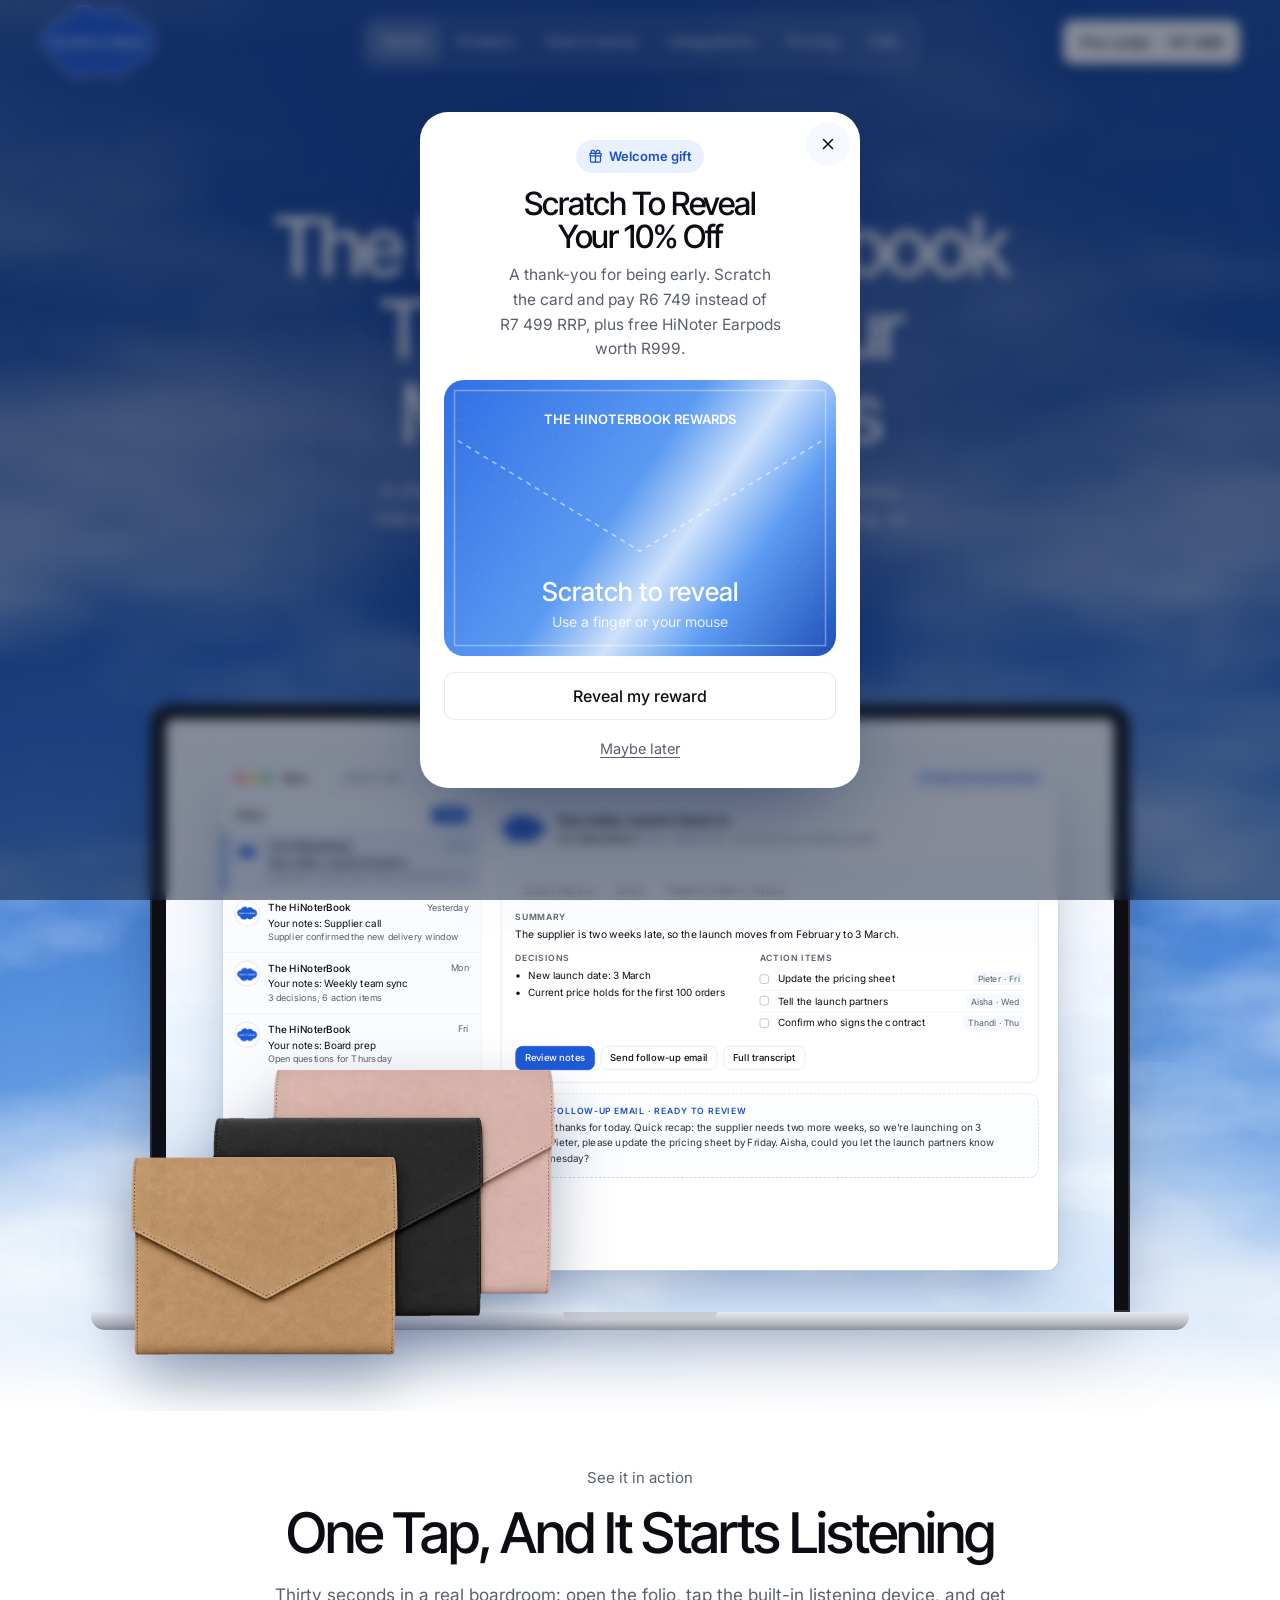
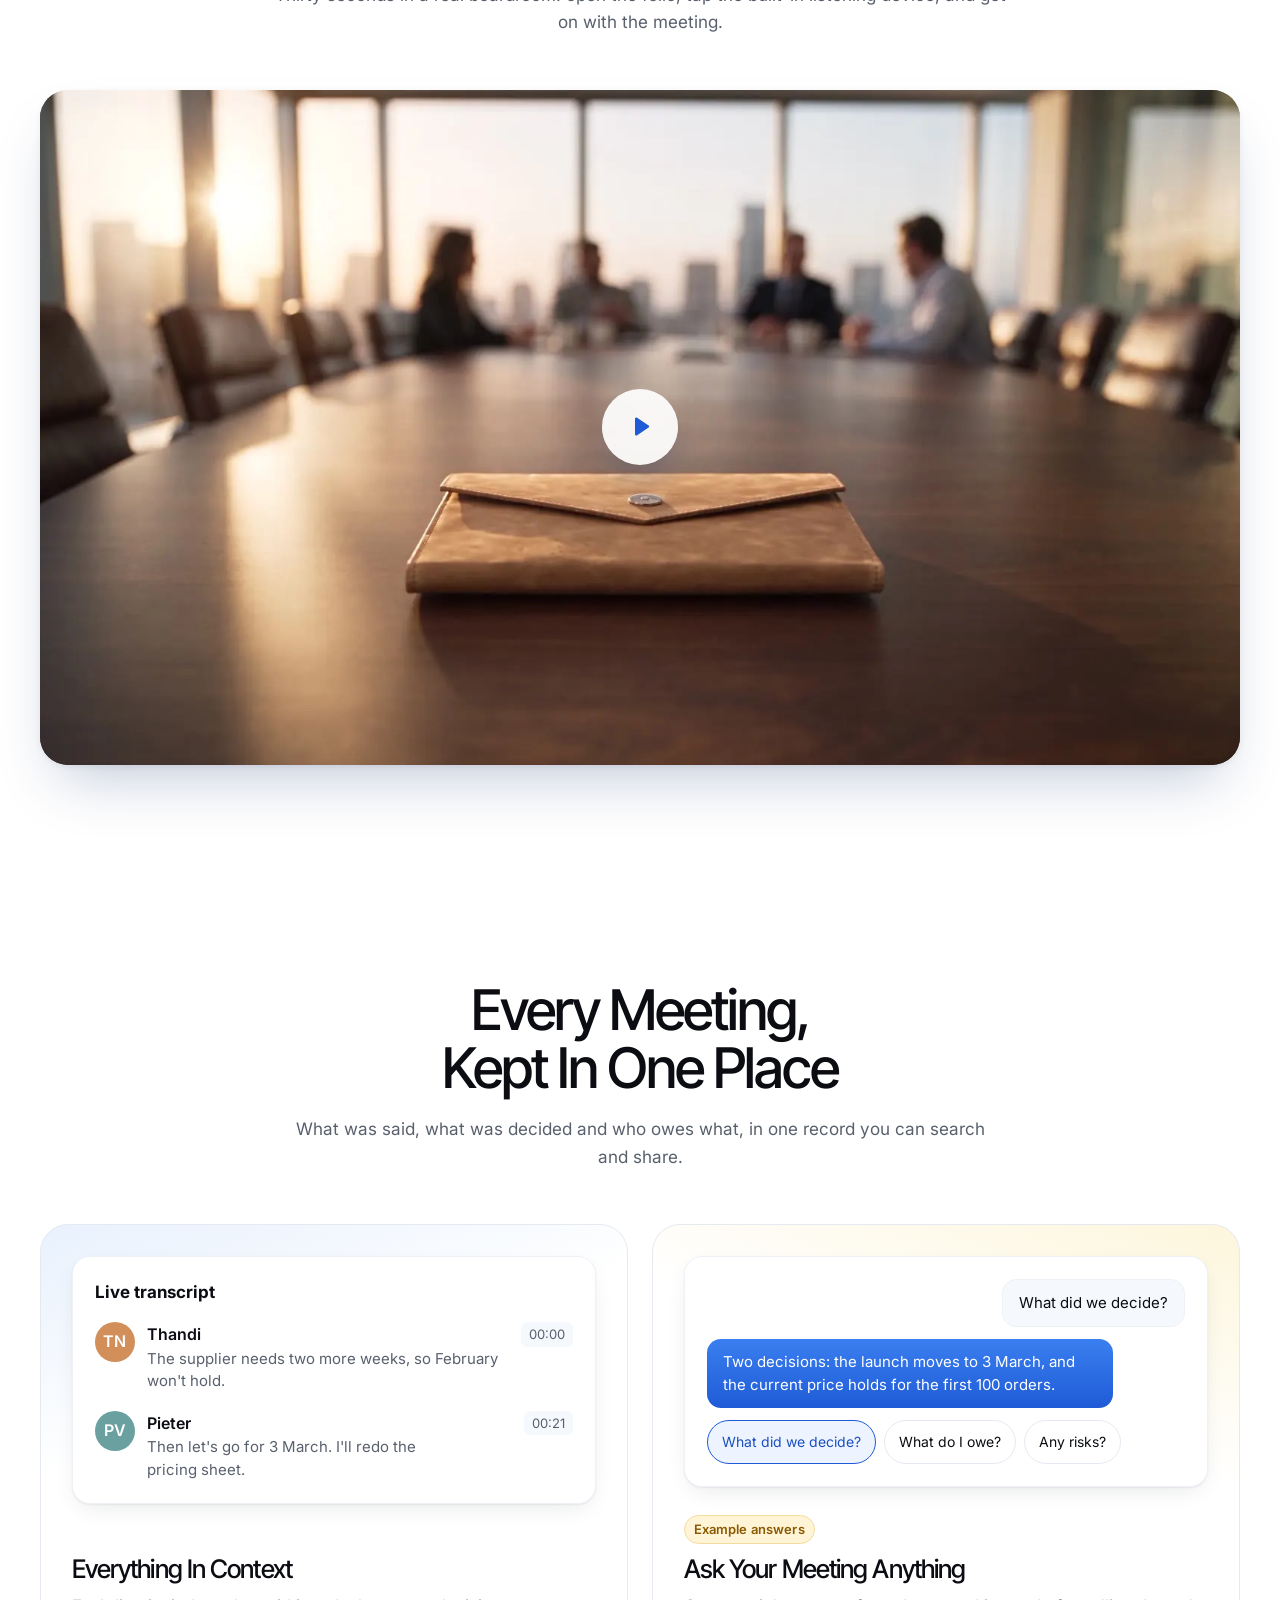
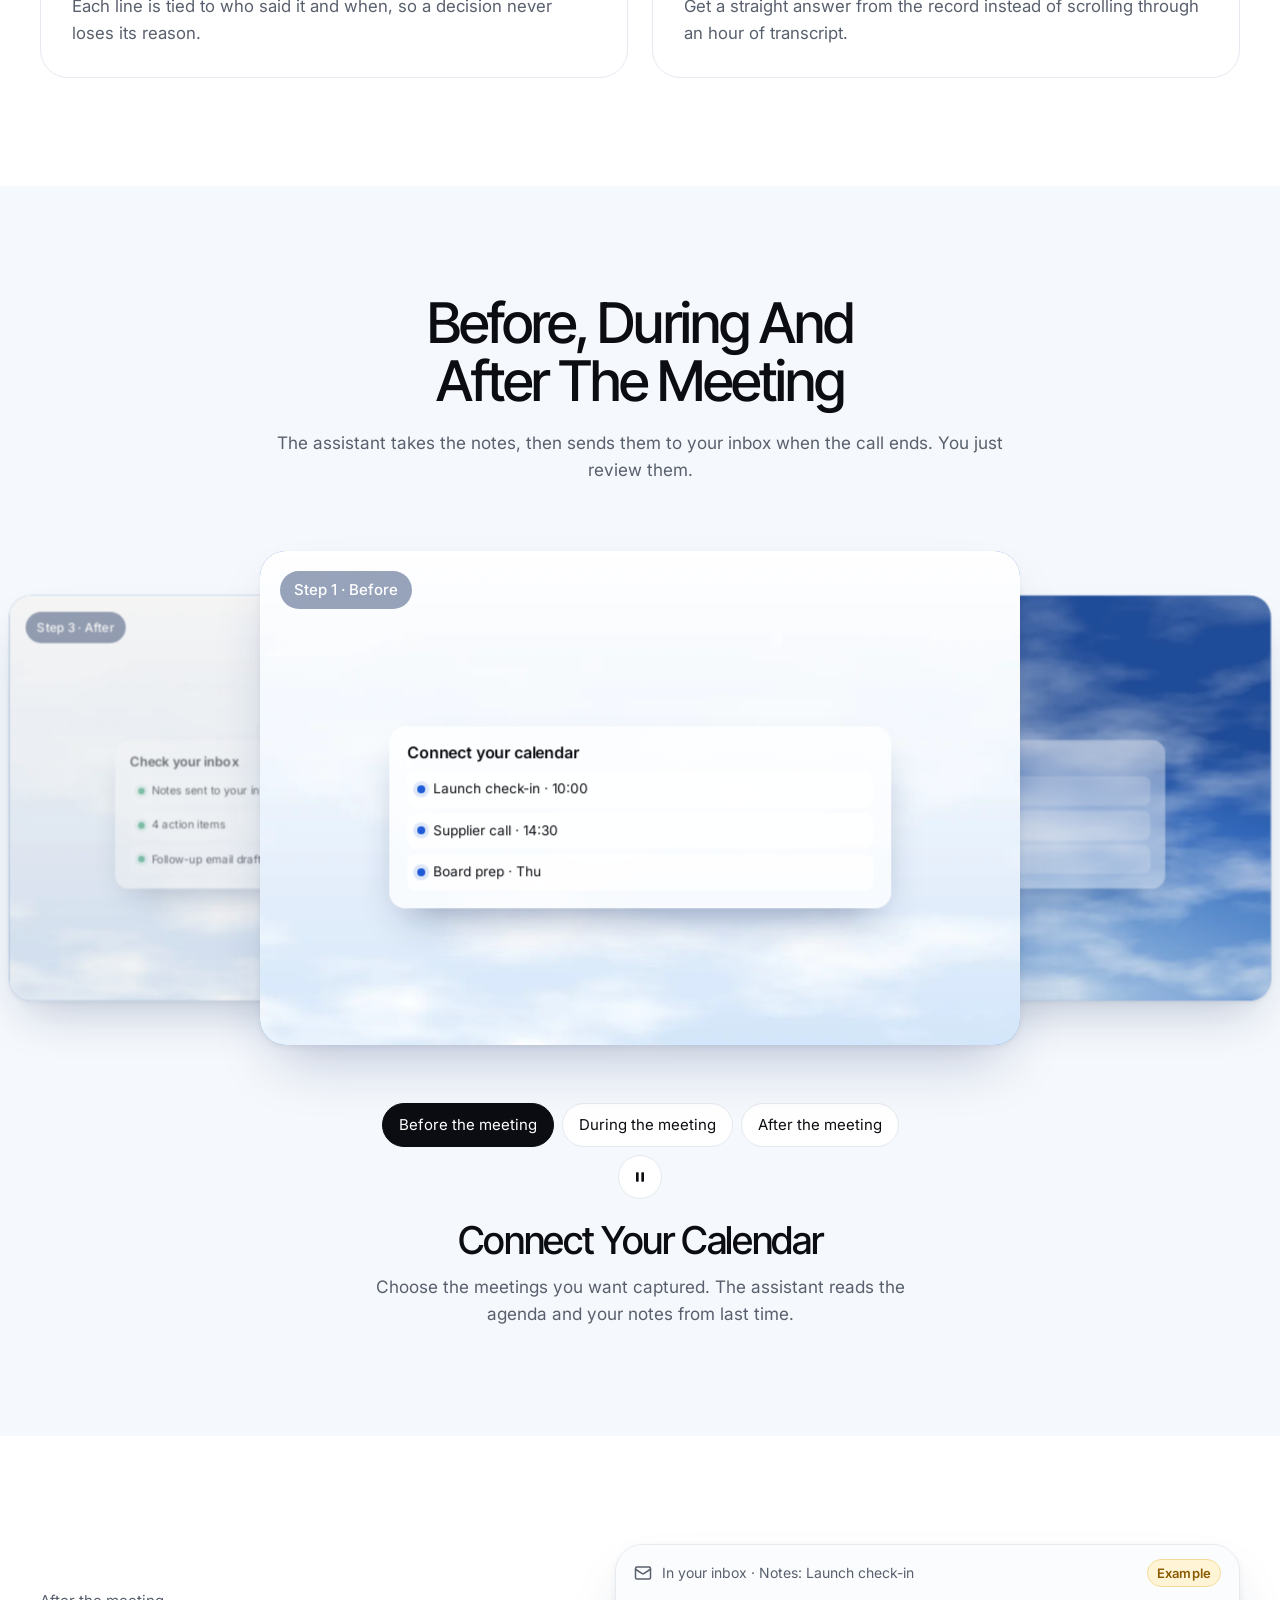
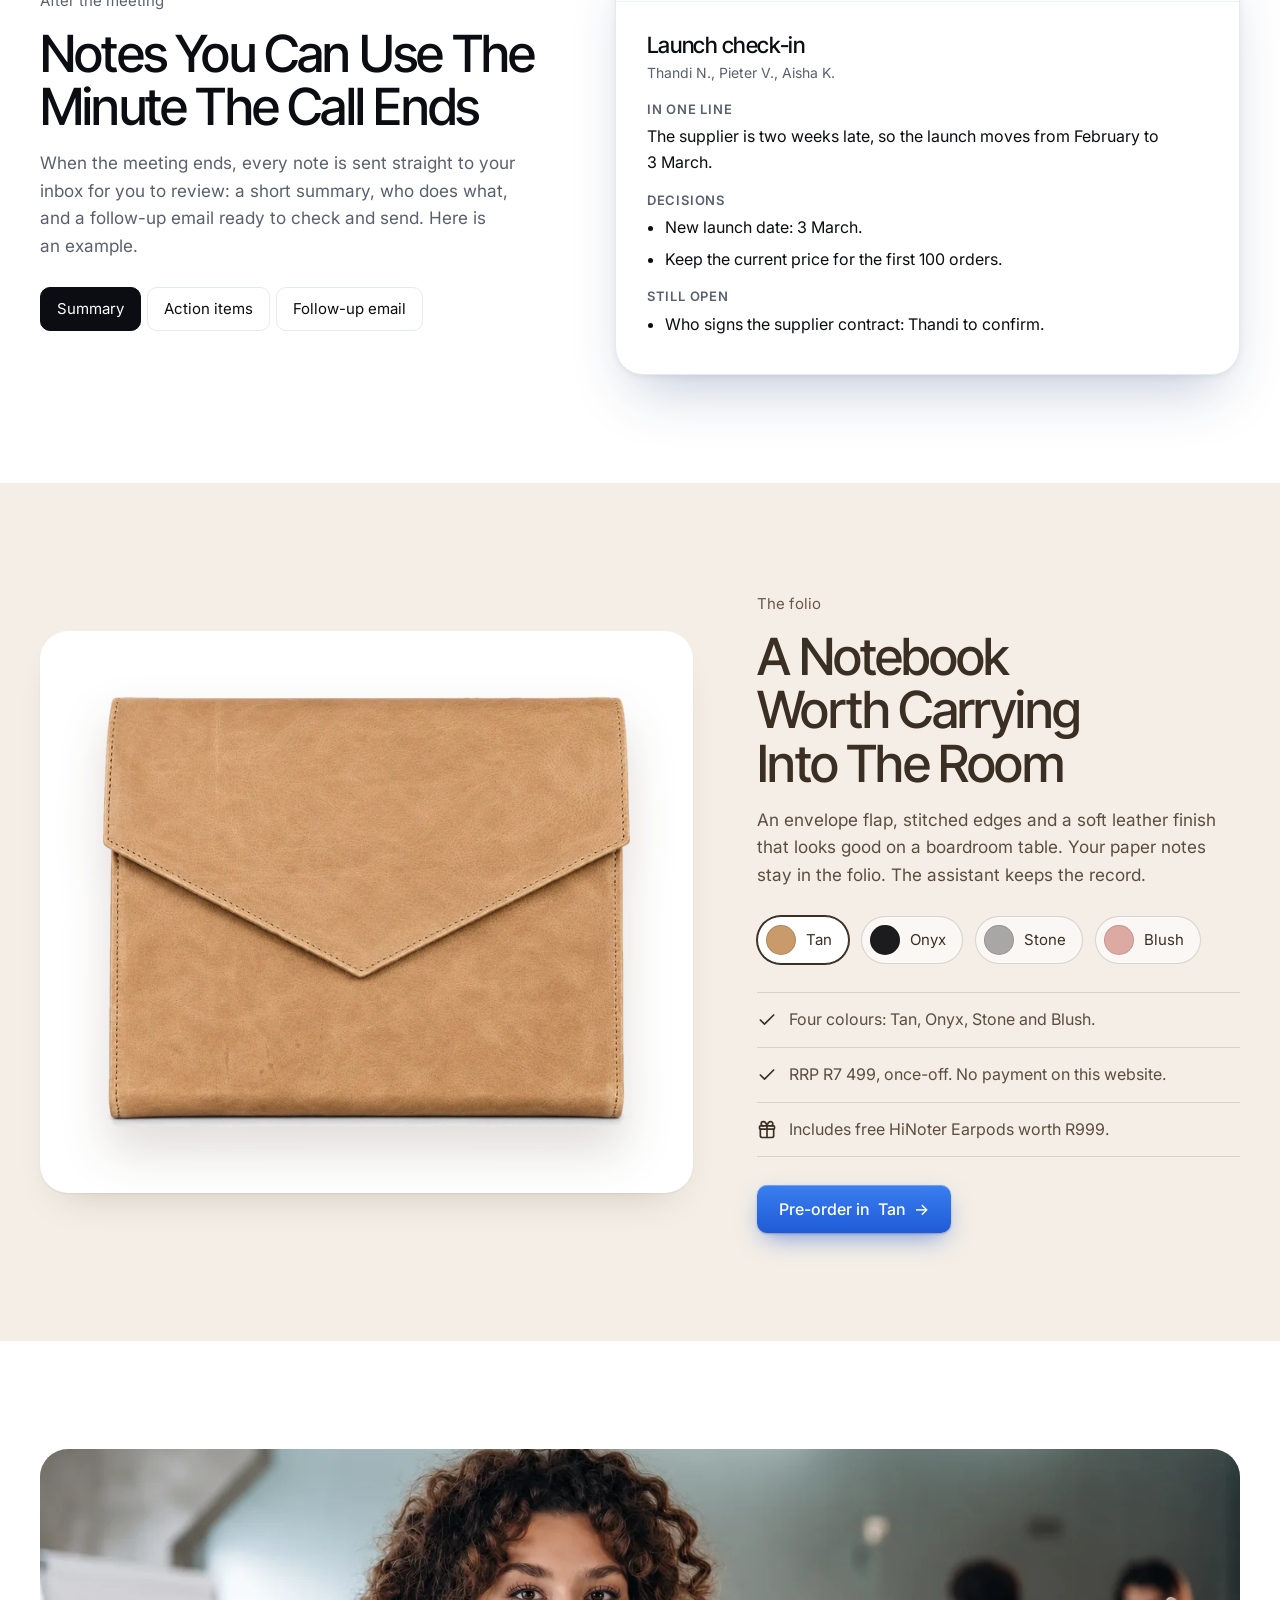
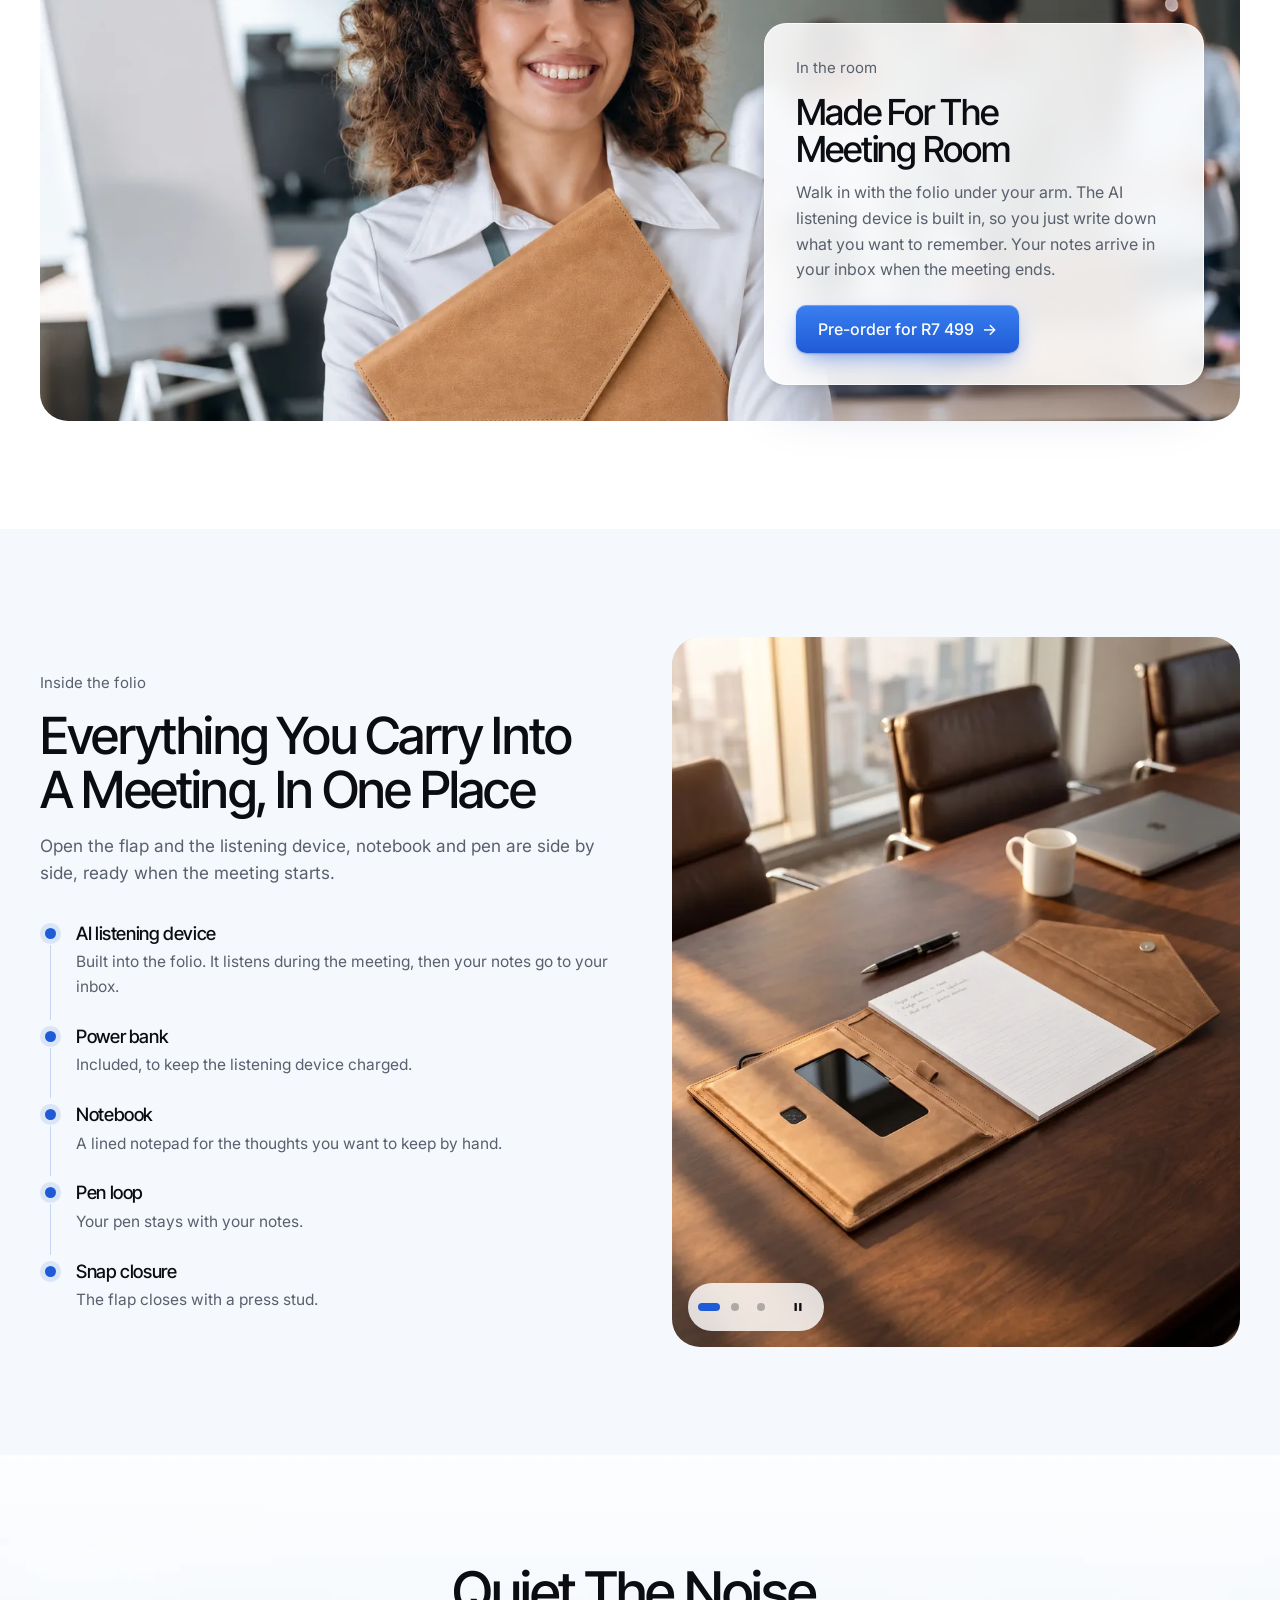
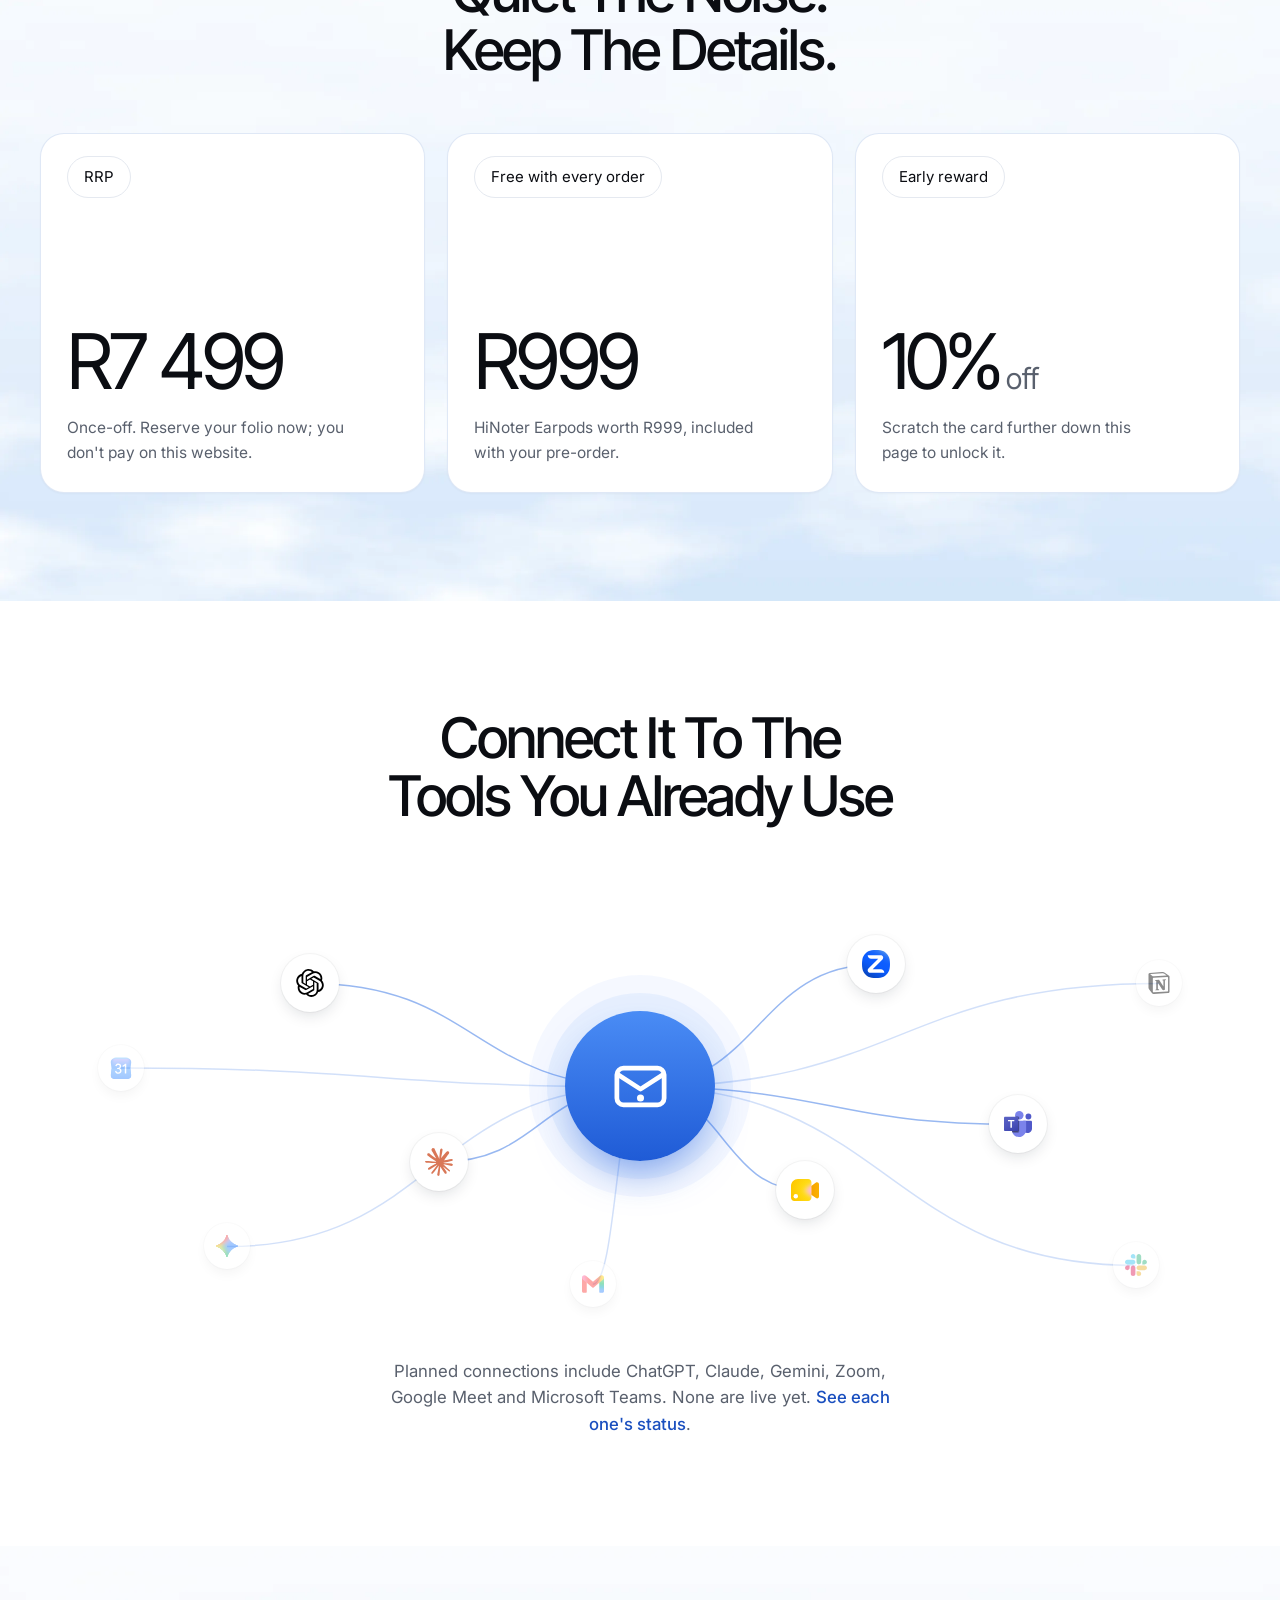
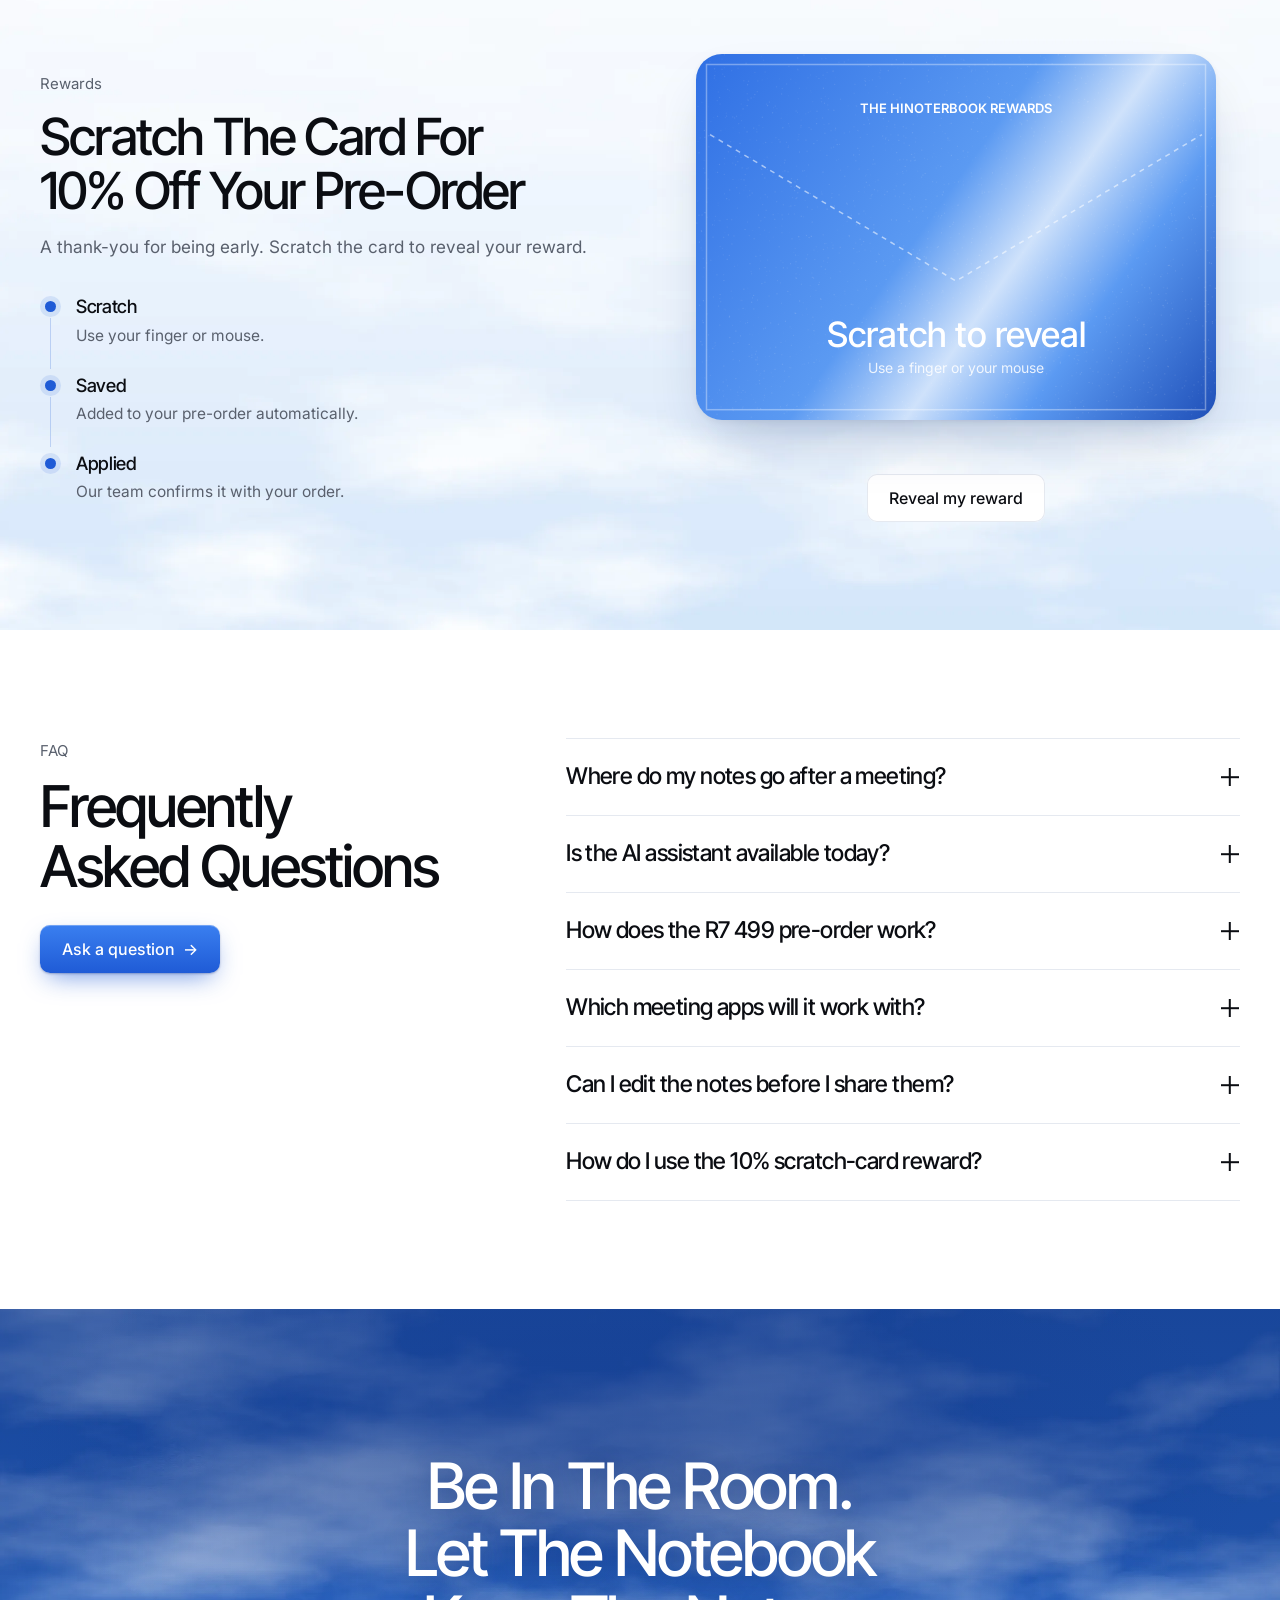
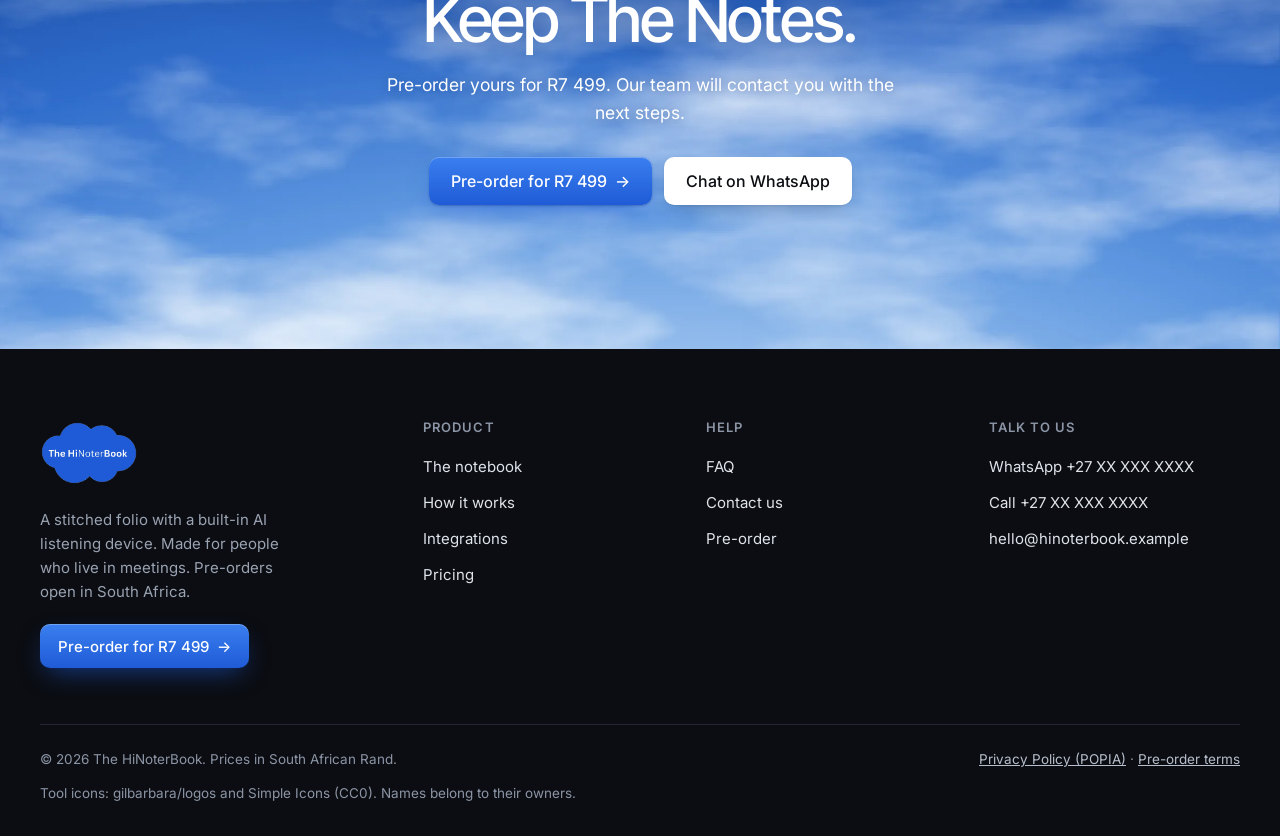
<file: index.html>
<!doctype html>
<html lang="en-ZA">
<head>
<meta charset="utf-8">
<meta name="viewport" content="width=device-width, initial-scale=1">
<title>The HiNoterBook: In-person AI Note Taker for Meetings</title>
<meta name="description" content="A leather folio with a built-in AI listening device that takes your meeting notes and emails them to you. Pre-order in South Africa for R7 499.">
<meta name="robots" content="index, follow, max-image-preview:large, max-snippet:-1, max-video-preview:-1">
<link rel="canonical" href="https://hinoterbook.co.za/">
<meta name="theme-color" content="#1f5bd6">
<meta name="application-name" content="The HiNoterBook">
<meta property="og:type" content="website">
<meta property="og:locale" content="en_ZA">
<meta property="og:site_name" content="The HiNoterBook">
<meta property="og:title" content="The HiNoterBook: In-person AI Note Taker for Meetings">
<meta property="og:description" content="A leather folio with a built-in AI listening device that takes your meeting notes and emails them to you. Pre-order in South Africa for R7 499.">
<meta property="og:url" content="https://hinoterbook.co.za/">
<meta property="og:image" content="https://hinoterbook.co.za/og.jpg">
<meta property="og:image:width" content="1200">
<meta property="og:image:height" content="630">
<meta property="og:image:alt" content="The HiNoterBook: Your In-person AI NoteTaker. RRP R7 499 with free HiNoter Earpods.">
<meta name="twitter:card" content="summary_large_image">
<meta name="twitter:title" content="The HiNoterBook: In-person AI Note Taker for Meetings">
<meta name="twitter:description" content="A leather folio with a built-in AI listening device that takes your meeting notes and emails them to you. Pre-order in South Africa for R7 499.">
<meta name="twitter:image" content="https://hinoterbook.co.za/og.jpg">
<link rel="manifest" href="site.webmanifest">
<script type="application/ld+json">{"@context": "https://schema.org", "@graph": [{"@type": "Organization", "@id": "https://hinoterbook.co.za/#organization", "name": "The HiNoterBook", "url": "https://hinoterbook.co.za/", "logo": {"@type": "ImageObject", "url": "https://hinoterbook.co.za/assets/img/logo.png", "width": 337, "height": 220}, "slogan": "Your In-person AI NoteTaker", "areaServed": {"@type": "Country", "name": "South Africa"}}, {"@type": "WebSite", "@id": "https://hinoterbook.co.za/#website", "url": "https://hinoterbook.co.za/", "name": "The HiNoterBook", "description": "Your In-person AI NoteTaker", "inLanguage": "en-ZA", "publisher": {"@id": "https://hinoterbook.co.za/#organization"}}, {"@type": "WebPage", "@id": "https://hinoterbook.co.za/#webpage", "url": "https://hinoterbook.co.za/", "name": "The HiNoterBook: In-person AI Note Taker for Meetings", "description": "A leather folio with a built-in AI listening device that takes your meeting notes and emails them to you. Pre-order in South Africa for R7 499.", "inLanguage": "en-ZA", "isPartOf": {"@id": "https://hinoterbook.co.za/#website"}, "about": {"@id": "https://hinoterbook.co.za/#product"}}, {"@type": "Product", "@id": "https://hinoterbook.co.za/#product", "name": "The HiNoterBook", "description": "A stitched leather folio with a built-in AI listening device that takes your meeting notes and sends the summary, action items and a draft follow-up email to your inbox after the meeting. Includes a power bank, notepad and pen loop, plus free HiNoter Earpods worth R999.", "brand": {"@type": "Brand", "name": "The HiNoterBook"}, "category": "AI note taker", "image": ["https://hinoterbook.co.za/assets/img/folio-trio-1600.webp", "https://hinoterbook.co.za/assets/img/folio-wood-1600.webp", "https://hinoterbook.co.za/assets/img/folio-studio-1600.webp", "https://hinoterbook.co.za/assets/img/folio-tan-1200.webp"], "color": "Tan, Onyx, Stone, Blush", "material": "Leather", "offers": {"@type": "Offer", "url": "https://hinoterbook.co.za/pre-order.html", "price": "7499.00", "priceCurrency": "ZAR", "availability": "https://schema.org/PreOrder", "itemCondition": "https://schema.org/NewCondition", "seller": {"@id": "https://hinoterbook.co.za/#organization"}, "areaServed": {"@type": "Country", "name": "South Africa"}}}, {"@type": "VideoObject", "name": "The HiNoterBook: one tap, and it starts listening", "description": "The HiNoterBook on a boardroom table: a tap on the built-in AI listening device starts it listening, then notes are written as the meeting goes on.", "thumbnailUrl": ["https://hinoterbook.co.za/assets/img/film-poster-1600.webp"], "uploadDate": "2026-11-24T20:00:00+02:00", "duration": "PT30S", "contentUrl": "https://hinoterbook.co.za/assets/video/folio-film-1080.mp4", "embedUrl": "https://hinoterbook.co.za/#film", "publisher": {"@id": "https://hinoterbook.co.za/#organization"}}]}</script>

<link rel="icon" href="favicon-32.png" sizes="32x32" type="image/png">
<link rel="icon" href="favicon-64.png" sizes="64x64" type="image/png">
<link rel="apple-touch-icon" href="apple-touch-icon.png">
<link rel="preconnect" href="https://fonts.googleapis.com">
<link rel="preconnect" href="https://fonts.gstatic.com" crossorigin>
<link rel="stylesheet" href="https://fonts.googleapis.com/css2?family=Inter:wght@400;500;600&family=Inter+Tight:wght@500;600&display=swap">
<link rel="stylesheet" href="assets/css/site.css">
<script>window.SITE={"brand": "The HiNoterBook", "price": "R7\u00a0499", "priceReward": "R6\u00a0749", "reward": "10%", "gift": "free HiNoter Earpods worth R999", "whatsapp": "27XXXXXXXXX", "email": "hello@hinoterbook.example", "orderEmail": "info@survivalguide.co.za"};</script>
<script>/* Always open a page at the top (unless the link points to a spot on the page) */
try{if("scrollRestoration" in history)history.scrollRestoration="manual";}catch(e){}
(function(){function top(){if(!location.hash){document.documentElement.style.scrollBehavior="auto";window.scrollTo(0,0);document.documentElement.style.scrollBehavior="";}}
document.addEventListener("DOMContentLoaded",top);window.addEventListener("load",top);window.addEventListener("pageshow",function(e){if(e.persisted)top();});})();</script>
<script defer src="assets/js/site.js"></script>
</head>
<body>
<a class="skip" href="#main">Skip to content</a>
<header class="site-header">
  <div class="wrap bar">
    <a class="brand" href="index.html" aria-label="The HiNoterBook home"><img class="brand-logo" src="assets/img/logo-outline.png" alt="The HiNoterBook" width="337" height="220"></a>
    <nav class="nav-pill" aria-label="Main"><a href="index.html" aria-current="page">Home</a><a href="product.html">Product</a><a href="how-it-works.html">How it works</a><a href="integrations.html">Integrations</a><a href="pricing.html">Pricing</a><a href="faq.html">FAQ</a></nav>
    <div class="head-actions">
      <a class="btn btn-white btn-sm" href="pre-order.html">Pre-order<span class="long">&nbsp;· R7 499</span></a>
      <button class="menu-btn" type="button" aria-expanded="false" aria-controls="mobile-menu" aria-label="Open menu"><span></span></button>
    </div>
  </div>
</header>
<div class="mobile-menu" id="mobile-menu">
  <nav aria-label="Mobile"><a class="m-link" href="index.html" aria-current="page">Home<span aria-hidden="true">→</span></a><a class="m-link" href="product.html">Product<span aria-hidden="true">→</span></a><a class="m-link" href="how-it-works.html">How it works<span aria-hidden="true">→</span></a><a class="m-link" href="integrations.html">Integrations<span aria-hidden="true">→</span></a><a class="m-link" href="pricing.html">Pricing<span aria-hidden="true">→</span></a><a class="m-link" href="faq.html">FAQ<span aria-hidden="true">→</span></a><a class="m-link" href="contact.html">Contact<span aria-hidden="true">→</span></a></nav>
  <a class="btn btn-primary" href="pre-order.html">Pre-order for R7 499 <span class="arr" aria-hidden="true">→</span></a>
  <p class="m-contact">Questions? <a class="link" href="https://wa.me/27XXXXXXXXX">WhatsApp us</a> or call <a class="link" href="tel:+27XXXXXXXXX">+27 XX XXX XXXX</a>.</p>
</div>
<main id="main">
<section class="sky hero"><div class="wrap" data-enter>
  <span class="hero-fact"><b>New</b>Pre-orders open · Free HiNoter Earpods</span>
  <h1>The leather notebook that takes your meeting notes</h1>
  <p class="lede">A stitched folio with a built-in AI listening device. It takes every note and sends them straight to your inbox after the meeting, so you can stay in the conversation.</p>
  <div class="actions"><a class="btn btn-primary" href="pre-order.html">Pre-order for R7 499 <span class="arr" aria-hidden="true">→</span></a><a class="btn btn-white" href="how-it-works.html">See how it works</a></div>
</div>
<div class="stage"><div class="laptop" role="img" aria-label="Example: an email inbox showing the email The HiNoterBook sends after a meeting, with the summary, decisions and action items">
  <div class="lid"><div class="notch"></div><div class="screen"><div class="screen-fit">
    <div class="screen-wall"></div>
    <div class="app mail" aria-hidden="true">
      <div class="app-top"><div class="dots"><i></i><i></i><i></i></div>
        <b style="font-weight:600">Inbox</b>
        <div class="msearch">Search mail</div>
        <span class="newmail"><i></i>New notes just arrived</span></div>
      <div class="mail-body">
        <aside class="mlist"><div class="mlist-h">Inbox <span>1 new</span></div><div class="mrow on unread"><span class="mav"></span><div class="mtx"><div class="mtop"><b>The HiNoterBook</b><time>10:42</time></div><div class="msub">Your notes: Launch check-in</div><div class="mprev">Summary, 4 action items and a draft follow-up</div></div></div><div class="mrow"><span class="mav"></span><div class="mtx"><div class="mtop"><b>The HiNoterBook</b><time>Yesterday</time></div><div class="msub">Your notes: Supplier call</div><div class="mprev">Supplier confirmed the new delivery window</div></div></div><div class="mrow"><span class="mav"></span><div class="mtx"><div class="mtop"><b>The HiNoterBook</b><time>Mon</time></div><div class="msub">Your notes: Weekly team sync</div><div class="mprev">3 decisions, 6 action items</div></div></div><div class="mrow"><span class="mav"></span><div class="mtx"><div class="mtop"><b>The HiNoterBook</b><time>Fri</time></div><div class="msub">Your notes: Board prep</div><div class="mprev">Open questions for Thursday</div></div></div></aside>
        <article class="mread">
          <div class="mhead">
            <span class="mlogo"><img src="assets/img/logo.png" alt=""></span>
            <div><h5>Your notes: Launch check-in</h5><p><b>The HiNoterBook</b> to me · Today 10:42 · sent when your meeting ended</p></div>
          </div>
          <div class="mcard">
            <div class="mmeta"><span>Launch check-in</span><span>32 min</span><span>Thandi N., Pieter V., Aisha K.</span></div>
            <h6>Summary</h6>
            <p>The supplier is two weeks late, so the launch moves from February to 3 March.</p>
            <div class="mcols">
              <div><h6>Decisions</h6><ul><li>New launch date: 3 March</li><li>Current price holds for the first 100 orders</li></ul></div>
              <div><h6>Action items</h6><ul class="mtodo"><li><i></i>Update the pricing sheet<em>Pieter · Fri</em></li><li><i></i>Tell the launch partners<em>Aisha · Wed</em></li><li><i></i>Confirm who signs the contract<em>Thandi · Thu</em></li></ul></div>
            </div>
            <div class="mbtns"><span class="mb pri">Review notes</span><span class="mb">Send follow-up email</span><span class="mb">Full transcript</span></div>
          </div>
          <div class="mdraft"><h6>Draft follow-up email · ready to review</h6>
            <p>Hi both, thanks for today. Quick recap: the supplier needs two more weeks, so we're launching on 3 March. Pieter, please update the pricing sheet by Friday. Aisha, could you let the launch partners know by Wednesday?</p></div>
        </article>
      </div>
    </div>
  </div></div></div>
  <div class="base"></div>
</div><img class="folio-float" src="assets/img/folio-trio-1600.webp" srcset="assets/img/folio-trio-800.webp 800w, assets/img/folio-trio-1600.webp 1400w" sizes="(max-width: 700px) 56vw, 460px" width="1400" height="946" alt="HiNoterBook folios in tan, black and blush" decoding="async"></div>
</section>

<section class="section film-sec" id="film"><div class="wrap">
  <div class="s-head"><span class="eyebrow">See it in action</span><h2>One tap, and it starts listening</h2><p>Thirty seconds in a real boardroom: open the folio, tap the built-in listening device, and get on with the meeting.</p></div>
  <div class="film" data-film>
    <video loop playsinline webkit-playsinline preload="none" poster="assets/img/film-poster-1600.webp?v=2" aria-label="Video: the tan HiNoterBook folio on a boardroom table. A finger taps the built-in listening device, its screen shows The HiNoterBook and a sound wave, with the caption Your notebook starts listening, then someone writes notes on the notepad.">
      <source src="assets/video/folio-film-1080.mp4?v=3" type="video/mp4">
    </video>
    <div class="film-ctrl">
      <button class="film-btn" type="button" data-film-play aria-label="Pause video" aria-pressed="false">
        <svg class="i-pause" viewBox="0 0 24 24" aria-hidden="true"><rect x="6" y="5" width="4" height="14" rx="1"/><rect x="14" y="5" width="4" height="14" rx="1"/></svg>
        <svg class="i-play" viewBox="0 0 24 24" aria-hidden="true"><path d="M9 6.2v11.6c0 .8.9 1.3 1.6.8l8.6-5.8c.6-.4.6-1.2 0-1.6l-8.6-5.8C9.9 4.9 9 5.4 9 6.2z"/></svg>
      </button>
      <button class="film-btn" type="button" data-film-sound aria-label="Turn sound off" aria-pressed="true">
        <svg class="i-off" viewBox="0 0 24 24" aria-hidden="true" fill="none" stroke="currentColor" stroke-width="2" stroke-linecap="round" stroke-linejoin="round"><path d="M11 5 6 9H3v6h3l5 4V5z"/><path d="m22 9-6 6M16 9l6 6"/></svg>
        <svg class="i-on" viewBox="0 0 24 24" aria-hidden="true" fill="none" stroke="currentColor" stroke-width="2" stroke-linecap="round" stroke-linejoin="round"><path d="M11 5 6 9H3v6h3l5 4V5z"/><path d="M15.5 8.5a5 5 0 0 1 0 7M18.5 5.5a9 9 0 0 1 0 13"/></svg>
      </button>
    </div>
    <button class="film-big" type="button" data-film-start aria-label="Play video"><svg viewBox="0 0 24 24" aria-hidden="true"><path d="M9 6.2v11.6c0 .8.9 1.3 1.6.8l8.6-5.8c.6-.4.6-1.2 0-1.6l-8.6-5.8C9.9 4.9 9 5.4 9 6.2z"/></svg></button>
  </div>
</div></section>

<section class="section"><div class="wrap">
  <div class="s-head"><h2>Every meeting, kept in one place</h2><p>What was said, what was decided and who owes what, in one record you can search and share.</p></div>
  <div class="duo">
    <div class="fcard tint-blue">
      <div class="panel"><b style="display:block;font-size:17px;margin-bottom:16px">Live transcript</b>
        <div class="tr-row"><span class="a" style="background:#d28f5a">TN</span><div><b>Thandi</b><p>The supplier needs two more weeks, so February won't hold.</p></div><time>00:00</time></div>
        <div class="tr-row"><span class="a" style="background:#6aa0a0">PV</span><div><b>Pieter</b><p>Then let's go for 3 March. I'll redo the pricing sheet.</p></div><time>00:21</time></div>
      </div>
      <div class="txt"><h3>Everything in context</h3><p class="d">Each line is tied to who said it and when, so a decision never loses its reason.</p></div>
    </div>
    <div class="fcard tint-gold">
      <div class="panel"><div class="chat" data-chat='{&quot;decide&quot;: &quot;Two decisions: the launch moves to 3 March, and the current price holds for the first 100 orders.&quot;, &quot;owe&quot;: &quot;You own one action: confirm who signs the supplier contract, by Thursday.&quot;, &quot;risk&quot;: &quot;One risk came up: the supplier has slipped once already, so the new date depends on their next update.&quot;}'>
        <div class="bubble me">What did we decide?</div>
        <div class="bubble ai" aria-live="polite">Two decisions: the launch moves to 3 March, and the current price holds for the first 100 orders.</div>
        <div class="prompts" aria-label="Try a question">
          <button class="prompt" type="button" data-prompt="decide" aria-pressed="true">What did we decide?</button>
          <button class="prompt" type="button" data-prompt="owe" aria-pressed="false">What do I owe?</button>
          <button class="prompt" type="button" data-prompt="risk" aria-pressed="false">Any risks?</button>
        </div>
      </div></div>
      <div class="txt"><span class="demo-tag">Example answers</span><h3 style="margin-top:12px">Ask your meeting anything</h3><p class="d">Get a straight answer from the record instead of scrolling through an hour of transcript.</p></div>
    </div>
  </div>
</div></section>

<section class="section ground-surface"><div class="wrap">
  <div class="s-head"><h2>Before, during and after the meeting</h2><p>The assistant takes the notes, then sends them to your inbox when the call ends. You just review them.</p></div>
  <div class="steps-stage" data-steps><button type="button" class="step-card" data-pos="0" aria-label="Show before the meeting"><span class="bg" style="background-image:url(assets/img/sky-soft-1200.webp)"></span><span class="pill">Step 1 · Before</span><span class="ui"><h4>Connect your calendar</h4><ul><li class=""><i></i>Launch check-in · 10:00</li><li class=""><i></i>Supplier call · 14:30</li><li class=""><i></i>Board prep · Thu</li></ul></span></button><button type="button" class="step-card" data-pos="1" aria-label="Show during the meeting"><span class="bg" style="background-image:url(assets/img/sky-hero-1200.webp)"></span><span class="pill">Step 2 · During</span><span class="ui"><h4>Stay in the conversation</h4><ul><li class=""><i></i>Decision: launch on 3 March</li><li class=""><i></i>Action: Pieter, pricing sheet</li><li class=""><i></i>Question: who signs?</li></ul></span></button><button type="button" class="step-card" data-pos="2" aria-label="Show after the meeting"><span class="bg" style="background-image:url(assets/img/sky-soft-1200.webp)"></span><span class="pill">Step 3 · After</span><span class="ui"><h4>Check your inbox</h4><ul><li class="done"><i></i>Notes sent to your inbox</li><li class="done"><i></i>4 action items</li><li class="done"><i></i>Follow-up email drafted</li></ul></span></button></div>
  <div class="step-copy">
    <div class="step-ctrl"><div class="step-tabs" role="tablist" aria-label="Meeting stages" data-steps-tabs><button class="step-tab" role="tab" id="st-t0" aria-selected="true" aria-controls="st-p0" tabindex="0">Before<span class="long"> the meeting</span></button><button class="step-tab" role="tab" id="st-t1" aria-selected="false" aria-controls="st-p1" tabindex="-1">During<span class="long"> the meeting</span></button><button class="step-tab" role="tab" id="st-t2" aria-selected="false" aria-controls="st-p2" tabindex="-1">After<span class="long"> the meeting</span></button></div><button class="step-pause" type="button" aria-pressed="false" aria-label="Pause automatic steps" data-steps-pause><svg class="i-pause" viewBox="0 0 24 24" aria-hidden="true"><rect x="6" y="5" width="4" height="14" rx="1"/><rect x="14" y="5" width="4" height="14" rx="1"/></svg><svg class="i-play" viewBox="0 0 24 24" aria-hidden="true"><path d="M9 6.2v11.6c0 .8.9 1.3 1.6.8l8.6-5.8c.6-.4.6-1.2 0-1.6l-8.6-5.8C9.9 4.9 9 5.4 9 6.2z"/></svg></button></div>
    <div style="margin-top:22px"><div role="tabpanel" id="st-p0" aria-labelledby="st-t0" ><h3>Connect your calendar</h3><p>Choose the meetings you want captured. The assistant reads the agenda and your notes from last time.</p></div><div role="tabpanel" id="st-p1" aria-labelledby="st-t1" hidden><h3>Stay in the conversation</h3><p>The assistant listens and writes as people talk, marking decisions, actions and open questions.</p></div><div role="tabpanel" id="st-p2" aria-labelledby="st-t2" hidden><h3>Check your inbox</h3><p>Every note is sent straight to your inbox when the meeting ends: the summary, the action list and a draft follow-up, ready for you to review.</p></div></div>
  </div>
</div></section>

<section class="section"><div class="wrap"><div class="notes-wrap">
  <div>
    <span class="eyebrow">After the meeting</span>
    <h2>Notes you can use the minute the call ends</h2>
    <p class="lede">When the meeting ends, every note is sent straight to your inbox for you to review: a short summary, who does what, and a follow-up email ready to check and send. Here is an example.</p>
    <div class="tablist" role="tablist" aria-label="Example outputs">
      <button class="tab" role="tab" id="ex-t1" aria-selected="true" aria-controls="ex-p1">Summary</button>
      <button class="tab" role="tab" id="ex-t2" aria-selected="false" aria-controls="ex-p2" tabindex="-1">Action items</button>
      <button class="tab" role="tab" id="ex-t3" aria-selected="false" aria-controls="ex-p3" tabindex="-1">Follow-up email</button>
    </div>
  </div>
  <div class="doc">
    <div class="doc-head"><svg aria-hidden="true" focusable="false" xmlns="http://www.w3.org/2000/svg" viewBox="0 0 24 24" width="20" height="20" fill="none" stroke="currentColor" stroke-width="2" stroke-linecap="round" stroke-linejoin="round"><g fill="none" stroke="currentColor" stroke-linecap="round" stroke-linejoin="round" stroke-width="2"><path d="m22 7l-8.991 5.727a2 2 0 0 1-2.009 0L2 7"/><rect width="20" height="16" x="2" y="4" rx="2"/></g></svg>In your inbox · Notes: Launch check-in<span class="demo-tag">Example</span></div>
    <div class="doc-body">
      <div class="doc-panel" role="tabpanel" id="ex-p1" aria-labelledby="ex-t1" tabindex="0">
        <h3>Launch check-in</h3><p class="meta">Thandi N., Pieter V., Aisha K.</p>
        <h4>In one line</h4><p>The supplier is two weeks late, so the launch moves from February to 3 March.</p>
        <h4>Decisions</h4><ul><li>New launch date: 3 March.</li><li>Keep the current price for the first 100 orders.</li></ul>
        <h4>Still open</h4><ul><li>Who signs the supplier contract: Thandi to confirm.</li></ul>
      </div>
      <div class="doc-panel" role="tabpanel" id="ex-p2" aria-labelledby="ex-t2" tabindex="0" hidden>
        <h3>Action items</h3><p class="meta">3 people · 4 actions</p>
        <ul class="todo">
          <li><span class="box"></span><span>Update the pricing sheet for the new date</span><span class="owner">Pieter · Fri</span></li>
          <li><span class="box"></span><span>Tell the two launch partners about the change</span><span class="owner">Aisha · Wed</span></li>
          <li><span class="box"></span><span>Confirm who signs the supplier contract</span><span class="owner">Thandi · Thu</span></li>
          <li><span class="box"></span><span>Book the next check-in for after the supplier call</span><span class="owner">Thandi</span></li>
        </ul>
      </div>
      <div class="doc-panel email" role="tabpanel" id="ex-p3" aria-labelledby="ex-t3" tabindex="0" hidden>
        <div class="hdr"><span>To</span><b>Pieter, Aisha</b><span>Subject</span><b>Launch moves to 3 March: next steps</b></div>
        <p>Hi both,</p><p style="margin-top:10px">Thanks for today. Quick recap: the supplier needs two more weeks, so we're launching on 3 March. We keep the current price for the first 100 orders.</p>
        <p style="margin-top:10px">Pieter, please update the pricing sheet by Friday. Aisha, could you let the two launch partners know by Wednesday? I'll confirm who signs the supplier contract.</p>
        <p style="margin-top:10px">Thandi</p>
      </div>
    </div>
  </div>
</div></div></section>

<section class="section ground-sand"><div class="wrap"><div class="show">
  <div class="show-stage"><img id="show-img" class="" src="assets/img/folio-tan-1200.webp" srcset="assets/img/folio-tan-640.webp 640w, assets/img/folio-tan-1200.webp 1200w" sizes="(max-width: 860px) 90vw, 640px" width="1200" height="990" alt="Tan leather folio with a stitched envelope flap" loading="lazy" decoding="async"></div>
  <div>
    <span class="eyebrow" style="color:#6b5848">The folio</span>
    <h2>A notebook worth carrying into the room</h2>
    <p class="lede">An envelope flap, stitched edges and a soft leather finish that looks good on a boardroom table. Your paper notes stay in the folio. The assistant keeps the record.</p>
    <div class="swatches" role="radiogroup" aria-label="Folio colour" data-swatches="show-img"><button class="swatch" type="button" role="radio" aria-checked="true" tabindex="0" data-name="Tan" data-alt="Tan leather folio with a stitched envelope flap" data-src="assets/img/folio-tan-1200.webp" data-srcset="assets/img/folio-tan-640.webp 640w, assets/img/folio-tan-1200.webp 1200w"><i style="background:#c99a6a"></i>Tan</button><button class="swatch" type="button" role="radio" aria-checked="false" tabindex="-1" data-name="Onyx" data-alt="Black leather folio with a stitched envelope flap" data-src="assets/img/folio-onyx-1200.webp" data-srcset="assets/img/folio-onyx-640.webp 640w, assets/img/folio-onyx-1200.webp 1200w"><i style="background:#1c1c1e"></i>Onyx</button><button class="swatch" type="button" role="radio" aria-checked="false" tabindex="-1" data-name="Stone" data-alt="Stone grey leather folio with a stitched envelope flap" data-src="assets/img/folio-stone-1200.webp" data-srcset="assets/img/folio-stone-640.webp 640w, assets/img/folio-stone-1200.webp 1200w"><i style="background:#a9a7a5"></i>Stone</button><button class="swatch" type="button" role="radio" aria-checked="false" tabindex="-1" data-name="Blush" data-alt="Blush pink leather folio with a stitched envelope flap" data-src="assets/img/folio-blush-1200.webp" data-srcset="assets/img/folio-blush-640.webp 640w, assets/img/folio-blush-1200.webp 1200w"><i style="background:#dcaaa3"></i>Blush</button></div>
    <ul class="points">
      <li><svg aria-hidden="true" focusable="false" xmlns="http://www.w3.org/2000/svg" viewBox="0 0 24 24" width="20" height="20" fill="none" stroke="currentColor" stroke-width="2" stroke-linecap="round" stroke-linejoin="round"><path fill="none" stroke="currentColor" stroke-linecap="round" stroke-linejoin="round" stroke-width="2" d="M20 6L9 17l-5-5"/></svg><span>Four colours: Tan, Onyx, Stone and Blush.</span></li>
      <li><svg aria-hidden="true" focusable="false" xmlns="http://www.w3.org/2000/svg" viewBox="0 0 24 24" width="20" height="20" fill="none" stroke="currentColor" stroke-width="2" stroke-linecap="round" stroke-linejoin="round"><path fill="none" stroke="currentColor" stroke-linecap="round" stroke-linejoin="round" stroke-width="2" d="M20 6L9 17l-5-5"/></svg><span>RRP R7 499, once-off. No payment on this website.</span></li>
      <li><svg aria-hidden="true" focusable="false" xmlns="http://www.w3.org/2000/svg" viewBox="0 0 24 24" width="20" height="20" fill="none" stroke="currentColor" stroke-width="2" stroke-linecap="round" stroke-linejoin="round"><g fill="none" stroke="currentColor" stroke-linecap="round" stroke-linejoin="round" stroke-width="2"><path d="M12 7v14m8-10v8a2 2 0 0 1-2 2H6a2 2 0 0 1-2-2v-8m3.5-4a1 1 0 0 1 0-5A4.8 8 0 0 1 12 7a4.8 8 0 0 1 4.5-5a1 1 0 0 1 0 5"/><rect width="18" height="4" x="3" y="7" rx="1"/></g></svg><span>Includes free HiNoter Earpods worth R999.</span></li>
    </ul>
    <div class="actions"><a class="btn btn-primary" href="pre-order.html">Pre-order in <span data-colour-name>Tan</span> <span class="arr" aria-hidden="true">→</span></a></div>
  </div>
</div></div></section>

<section class="section"><div class="wrap"><div class="feature-photo">
  <div class="fp-img"><img class="" src="assets/img/life-meeting-1600.webp" srcset="assets/img/life-meeting-800.webp 800w, assets/img/life-meeting-1600.webp 1600w" sizes="(max-width: 860px) 92vw, 1200px" width="1536" height="1024" alt="A woman in an office holding a tan HiNoterBook folio and a pencil, with colleagues working at a table behind her" loading="lazy" decoding="async"></div>
  <div class="glass">
    <span class="eyebrow">In the room</span>
    <h2>Made for the meeting room</h2>
    <p>Walk in with the folio under your arm. The AI listening device is built in, so you just write down what you want to remember. Your notes arrive in your inbox when the meeting ends.</p>
    <a class="btn btn-primary" href="pre-order.html">Pre-order for R7 499 <span class="arr" aria-hidden="true">→</span></a>
  </div>
</div></div></section>

<section class="section ground-surface"><div class="wrap"><div class="split inside">
  <div>
    <span class="eyebrow">Inside the folio</span>
    <h2>Everything you carry into a meeting, in one place</h2>
    <p class="lede">Open the flap and the listening device, notebook and pen are side by side, ready when the meeting starts.</p>
    <ul class="dot-list"><li><b>AI listening device</b><span>Built into the folio. It listens during the meeting, then your notes go to your inbox.</span></li><li><b>Power bank</b><span>Included, to keep the listening device charged.</span></li><li><b>Notebook</b><span>A lined notepad for the thoughts you want to keep by hand.</span></li><li><b>Pen loop</b><span>Your pen stays with your notes.</span></li><li><b>Snap closure</b><span>The flap closes with a press stud.</span></li></ul>
  </div>
  <div class="inside-img slideshow" data-slideshow><img class="slide on" src="assets/img/folio-wood-1600.webp" srcset="assets/img/folio-wood-800.webp 800w, assets/img/folio-wood-1600.webp 1600w" sizes="(max-width: 860px) 92vw, 560px" width="1600" height="2142" alt="The tan folio lying open on a dark wooden boardroom table, showing its built-in AI listening device, a pen loop and a lined notepad, with a pen and coffee mug beside it and a city view behind" loading="lazy" decoding="async"><img class="slide" src="assets/img/folio-cafe-1600.webp" srcset="assets/img/folio-cafe-800.webp 800w, assets/img/folio-cafe-1600.webp 1600w" sizes="(max-width: 860px) 92vw, 560px" width="1600" height="2142" alt="The tan folio standing open on a cafe table, showing its built-in AI listening device, a pen in its loop and a notepad with handwritten meeting notes, next to a cappuccino" loading="lazy" decoding="async"><img class="slide" src="assets/img/folio-studio-1600.webp" srcset="assets/img/folio-studio-800.webp 800w, assets/img/folio-studio-1600.webp 1600w" sizes="(max-width: 860px) 92vw, 560px" width="1600" height="2142" alt="The tan folio lying open on a plain grey background, showing its built-in AI listening device, a pen loop, a lined notepad and the snap-button flap" loading="lazy" decoding="async"><div class="slide-ctrl"><div class="slide-dots" role="group" aria-label="Photos"><button class="slide-dot" type="button" aria-label="Show photo 1 of 3" aria-current="true"><i></i></button><button class="slide-dot" type="button" aria-label="Show photo 2 of 3"><i></i></button><button class="slide-dot" type="button" aria-label="Show photo 3 of 3"><i></i></button></div><button class="slide-pause" type="button" aria-pressed="false" aria-label="Pause photos" data-slide-pause><svg class="i-pause" viewBox="0 0 24 24" aria-hidden="true"><rect x="6" y="5" width="4" height="14" rx="1"/><rect x="14" y="5" width="4" height="14" rx="1"/></svg><svg class="i-play" viewBox="0 0 24 24" aria-hidden="true"><path d="M9 6.2v11.6c0 .8.9 1.3 1.6.8l8.6-5.8c.6-.4.6-1.2 0-1.6l-8.6-5.8C9.9 4.9 9 5.4 9 6.2z"/></svg></button></div></div>
</div></div></section>

<section class="section ground-soft"><div class="wrap">
  <div class="s-head"><h2>Quiet the noise. Keep the details.</h2></div>
  <div class="facts">
  <div class="fact"><span class="tag">RRP</span><span class="big">R7 499</span><p>Once-off. Reserve your folio now; you don't pay on this website.</p></div>
  <div class="fact"><span class="tag">Free with every order</span><span class="big">R999</span><p>HiNoter Earpods worth R999, included with your pre-order.</p></div>
  <div class="fact"><span class="tag">Early reward</span><span class="big">10%<small>off</small></span><p>Scratch the card further down this page to unlock it.</p></div>
</div>
</div></section>

<section class="section"><div class="wrap">
  <div class="s-head"><h2>Connect it to the tools you already use</h2></div>
  <div class="hub"><svg class="lines" aria-hidden="true"></svg>
  <div class="core"><svg viewBox="0 0 24 24" fill="none" stroke="#fff" stroke-width="1.8" stroke-linecap="round" stroke-linejoin="round" aria-hidden="true"><rect x="3" y="5" width="18" height="14" rx="2.5"/><path d="M3.5 7.5 12 13l8.5-5.5"/><circle cx="12" cy="16.4" r="1.35" fill="#fff" stroke="none"/></svg><span class="sr-only">The HiNoterBook</span></div>
  <span class="node" style="left:22%;top:22%"><img src="assets/icons/openai.svg" alt="ChatGPT" width="28" height="28"></span><span class="node" style="left:33%;top:60%"><img src="assets/icons/claude.svg" alt="Claude" width="28" height="28"></span><span class="node faint hide-sm" style="left:15%;top:78%"><img src="assets/icons/gemini.svg" alt="Gemini" width="28" height="28"></span><span class="node" style="left:70%;top:18%"><img src="assets/icons/zoom.svg" alt="Zoom" width="28" height="28"></span><span class="node" style="left:64%;top:66%"><img src="assets/icons/google-meet.svg" alt="Google Meet" width="28" height="28"></span><span class="node" style="left:82%;top:52%"><img src="assets/icons/teams.svg" alt="Microsoft Teams" width="28" height="28"></span><span class="node faint hide-sm" style="left:6%;top:40%"><img src="assets/icons/google-calendar.svg" alt="Google Calendar" width="28" height="28"></span><span class="node faint hide-sm" style="left:92%;top:82%"><img src="assets/icons/slack.svg" alt="Slack" width="28" height="28"></span><span class="node faint hide-sm" style="left:94%;top:22%"><img src="assets/icons/notion.svg" alt="Notion" width="28" height="28"></span><span class="node faint hide-sm" style="left:46%;top:86%"><img src="assets/icons/gmail.svg" alt="Gmail" width="28" height="28"></span></div>
  <p class="hub-note">Planned connections include ChatGPT, Claude, Gemini, Zoom, Google Meet and Microsoft Teams. None are live yet. <a class="link" href="integrations.html">See each one's status</a>.</p>
</div></section>

<section class="section ground-soft" id="rewards"><div class="wrap"><div class="reward">
  <div>
    <span class="eyebrow">Rewards</span>
    <h2>Scratch the card for 10% off your pre-order</h2>
    <p class="lede">A thank-you for being early. Scratch the card to reveal your reward.</p>
    <ul class="reward-steps">
      <li><b>Scratch</b><span>Use your finger or mouse.</span></li>
      <li><b>Saved</b><span>Added to your pre-order automatically.</span></li>
      <li><b>Applied</b><span>Our team confirms it with your order.</span></li>
    </ul>
  </div>
  <div>
    <div data-scratch-group>
    <div class="scratch" data-scratch>
      <div class="scratch-under" aria-hidden="true">
        <span class="k">Your reward</span>
        <span class="v">10<small>% off</small></span>
        <span class="s">You pay R6 749 instead of R7 499 RRP</span>
      </div>
      <canvas aria-label="Scratch card. Scratch to reveal your reward, or use the Reveal button below." role="img"></canvas>
      <div class="confetti" aria-hidden="true"></div>
    </div>
    <div class="scratch-tools">
      <button class="btn btn-ghost before" type="button" data-reveal>Reveal my reward</button>
      <a class="btn btn-primary reward-won" href="pre-order.html">Claim 10% with my pre-order <span class="arr" aria-hidden="true">→</span></a>
    </div>
    </div>
  </div>
</div></div></section>

<section class="section"><div class="wrap"><div class="faq"><div><span class="eyebrow">FAQ</span><h2>Frequently asked questions</h2><a class="btn btn-primary" href="contact.html">Ask a question <span class="arr" aria-hidden="true">→</span></a></div><div class="acc"><div class="acc-item"><h3><button class="acc-btn" type="button" aria-expanded="false" aria-controls="hf-0" id="hf-b0">Where do my notes go after a meeting?<span class="pm" aria-hidden="true"></span></button></h3>
<div class="acc-panel" id="hf-0" role="region" aria-labelledby="hf-b0" aria-hidden="true"><div><p>Straight to your email inbox. When the meeting ends, the assistant sends you the summary, action items and a draft follow-up email to review before you share anything.</p></div></div></div><div class="acc-item"><h3><button class="acc-btn" type="button" aria-expanded="false" aria-controls="hf-1" id="hf-b1">Is the AI assistant available today?<span class="pm" aria-hidden="true"></span></button></h3>
<div class="acc-panel" id="hf-1" role="region" aria-labelledby="hf-b1" aria-hidden="true"><div><p>Not yet. Pre-orders are open now. When our team contacts you about your pre-order, they will share the timing for the folio and for assistant access.</p></div></div></div><div class="acc-item"><h3><button class="acc-btn" type="button" aria-expanded="false" aria-controls="hf-2" id="hf-b2">How does the R7 499 pre-order work?<span class="pm" aria-hidden="true"></span></button></h3>
<div class="acc-panel" id="hf-2" role="region" aria-labelledby="hf-b2" aria-hidden="true"><div><p>R7 499 is the recommended retail price (RRP), paid once-off, and it includes free HiNoter Earpods worth R999. Fill in the short pre-order form and send it. You don&#x27;t pay anything on this website. Our team will contact you to confirm your colour, delivery and payment.</p></div></div></div><div class="acc-item"><h3><button class="acc-btn" type="button" aria-expanded="false" aria-controls="hf-3" id="hf-b3">Which meeting apps will it work with?<span class="pm" aria-hidden="true"></span></button></h3>
<div class="acc-panel" id="hf-3" role="region" aria-labelledby="hf-b3" aria-hidden="true"><div><p>Zoom, Google Meet and Microsoft Teams are planned first. The integrations page shows each one&#x27;s status, and nothing is marked live until it works.</p></div></div></div><div class="acc-item"><h3><button class="acc-btn" type="button" aria-expanded="false" aria-controls="hf-4" id="hf-b4">Can I edit the notes before I share them?<span class="pm" aria-hidden="true"></span></button></h3>
<div class="acc-panel" id="hf-4" role="region" aria-labelledby="hf-b4" aria-hidden="true"><div><p>Yes, that is the plan. Summaries, action items and the follow-up email are drafts you check and change before anything goes out.</p></div></div></div><div class="acc-item"><h3><button class="acc-btn" type="button" aria-expanded="false" aria-controls="hf-5" id="hf-b5">How do I use the 10% scratch-card reward?<span class="pm" aria-hidden="true"></span></button></h3>
<div class="acc-panel" id="hf-5" role="region" aria-labelledby="hf-b5" aria-hidden="true"><div><p>Scratch the card on the homepage. The reward is saved on your device and applied to your pre-order automatically, so you pay R6 749 instead of R7 499.</p></div></div></div></div></div></div></section>

<section class="sky close"><div class="wrap">
  <h2>Be in the room. Let the notebook keep the notes.</h2>
  <p>Pre-order yours for R7 499. Our team will contact you with the next steps.</p>
  <div class="actions"><a class="btn btn-primary" href="pre-order.html">Pre-order for R7 499 <span class="arr" aria-hidden="true">→</span></a>
  <a class="btn btn-white" href="https://wa.me/27XXXXXXXXX">Chat on WhatsApp</a></div>
</div></section>
</main>
<div class="promo" id="promo" hidden>
  <div class="promo-backdrop" data-promo-close></div>
  <div class="promo-card" role="dialog" aria-modal="true" aria-labelledby="promo-title" aria-describedby="promo-desc">
    <button class="promo-x" type="button" aria-label="Close" data-promo-close><svg aria-hidden="true" focusable="false" xmlns="http://www.w3.org/2000/svg" viewBox="0 0 24 24" width="20" height="20" fill="none" stroke="currentColor" stroke-width="2" stroke-linecap="round" stroke-linejoin="round"><path fill="none" stroke="currentColor" stroke-linecap="round" stroke-linejoin="round" stroke-width="2" d="M18 6L6 18M6 6l12 12"/></svg></button>
    <span class="promo-tag"><svg aria-hidden="true" focusable="false" xmlns="http://www.w3.org/2000/svg" viewBox="0 0 24 24" width="20" height="20" fill="none" stroke="currentColor" stroke-width="2" stroke-linecap="round" stroke-linejoin="round"><g fill="none" stroke="currentColor" stroke-linecap="round" stroke-linejoin="round" stroke-width="2"><path d="M12 7v14m8-10v8a2 2 0 0 1-2 2H6a2 2 0 0 1-2-2v-8m3.5-4a1 1 0 0 1 0-5A4.8 8 0 0 1 12 7a4.8 8 0 0 1 4.5-5a1 1 0 0 1 0 5"/><rect width="18" height="4" x="3" y="7" rx="1"/></g></svg>Welcome gift</span>
    <h2 id="promo-title">Scratch to reveal your 10% off</h2>
    <p id="promo-desc">A thank-you for being early. Scratch the card and pay R6 749 instead of R7 499 RRP, plus free HiNoter Earpods worth R999.</p>
    <div data-scratch-group>
    <div class="scratch" data-scratch>
      <div class="scratch-under" aria-hidden="true">
        <span class="k">Your reward</span>
        <span class="v">10<small>% off</small></span>
        <span class="s">You pay R6 749 instead of R7 499 RRP</span>
      </div>
      <canvas aria-label="Scratch card. Scratch to reveal your reward, or use the Reveal button below." role="img"></canvas>
      <div class="confetti" aria-hidden="true"></div>
    </div>
    <div class="scratch-tools">
      <button class="btn btn-ghost before" type="button" data-reveal>Reveal my reward</button>
      <a class="btn btn-primary reward-won" href="pre-order.html">Claim 10% with my pre-order <span class="arr" aria-hidden="true">→</span></a>
    </div>
    </div>
    <button class="promo-later" type="button" data-promo-close>Maybe later</button>
  </div>
</div>
<footer class="site-footer">
  <div class="wrap">
    <div class="f-top">
      <div>
        <a class="brand" href="index.html" aria-label="The HiNoterBook home"><img class="brand-logo" src="assets/img/logo.png" alt="The HiNoterBook" width="337" height="220"></a>
        <p>A stitched folio with a built-in AI listening device. Made for people who live in meetings. Pre-orders open in South Africa.</p>
        <a class="btn btn-primary btn-sm f-cta" href="pre-order.html">Pre-order for R7 499 <span class="arr" aria-hidden="true">→</span></a>
      </div>
      <div class="f-col"><h2>Product</h2><ul>
        <li><a href="product.html">The notebook</a></li>
        <li><a href="how-it-works.html">How it works</a></li>
        <li><a href="integrations.html">Integrations</a></li>
        <li><a href="pricing.html">Pricing</a></li>
      </ul></div>
      <div class="f-col"><h2>Help</h2><ul>
        <li><a href="faq.html">FAQ</a></li>
        <li><a href="contact.html">Contact us</a></li>
        <li><a href="pre-order.html">Pre-order</a></li>
      </ul></div>
      <div class="f-col"><h2>Talk to us</h2><ul>
        <li><a href="https://wa.me/27XXXXXXXXX">WhatsApp +27 XX XXX XXXX</a></li>
        <li><a href="tel:+27XXXXXXXXX">Call +27 XX XXX XXXX</a></li>
        <li><a href="mailto:hello@hinoterbook.example">hello@hinoterbook.example</a></li>
      </ul></div>
    </div>
    <div class="f-bottom">
      <span>© 2026 The HiNoterBook. Prices in South African Rand.</span>
      <span><a href="privacy.html">Privacy Policy (POPIA)</a> · <a href="terms.html">Pre-order terms</a></span>
      <span>Tool icons: gilbarbara/logos and Simple Icons (CC0). Names belong to their owners.</span>
    </div>
  </div>
</footer>
<div class="sr-only" aria-live="polite" id="scratch-live"></div>
</body>
</html>
</file>
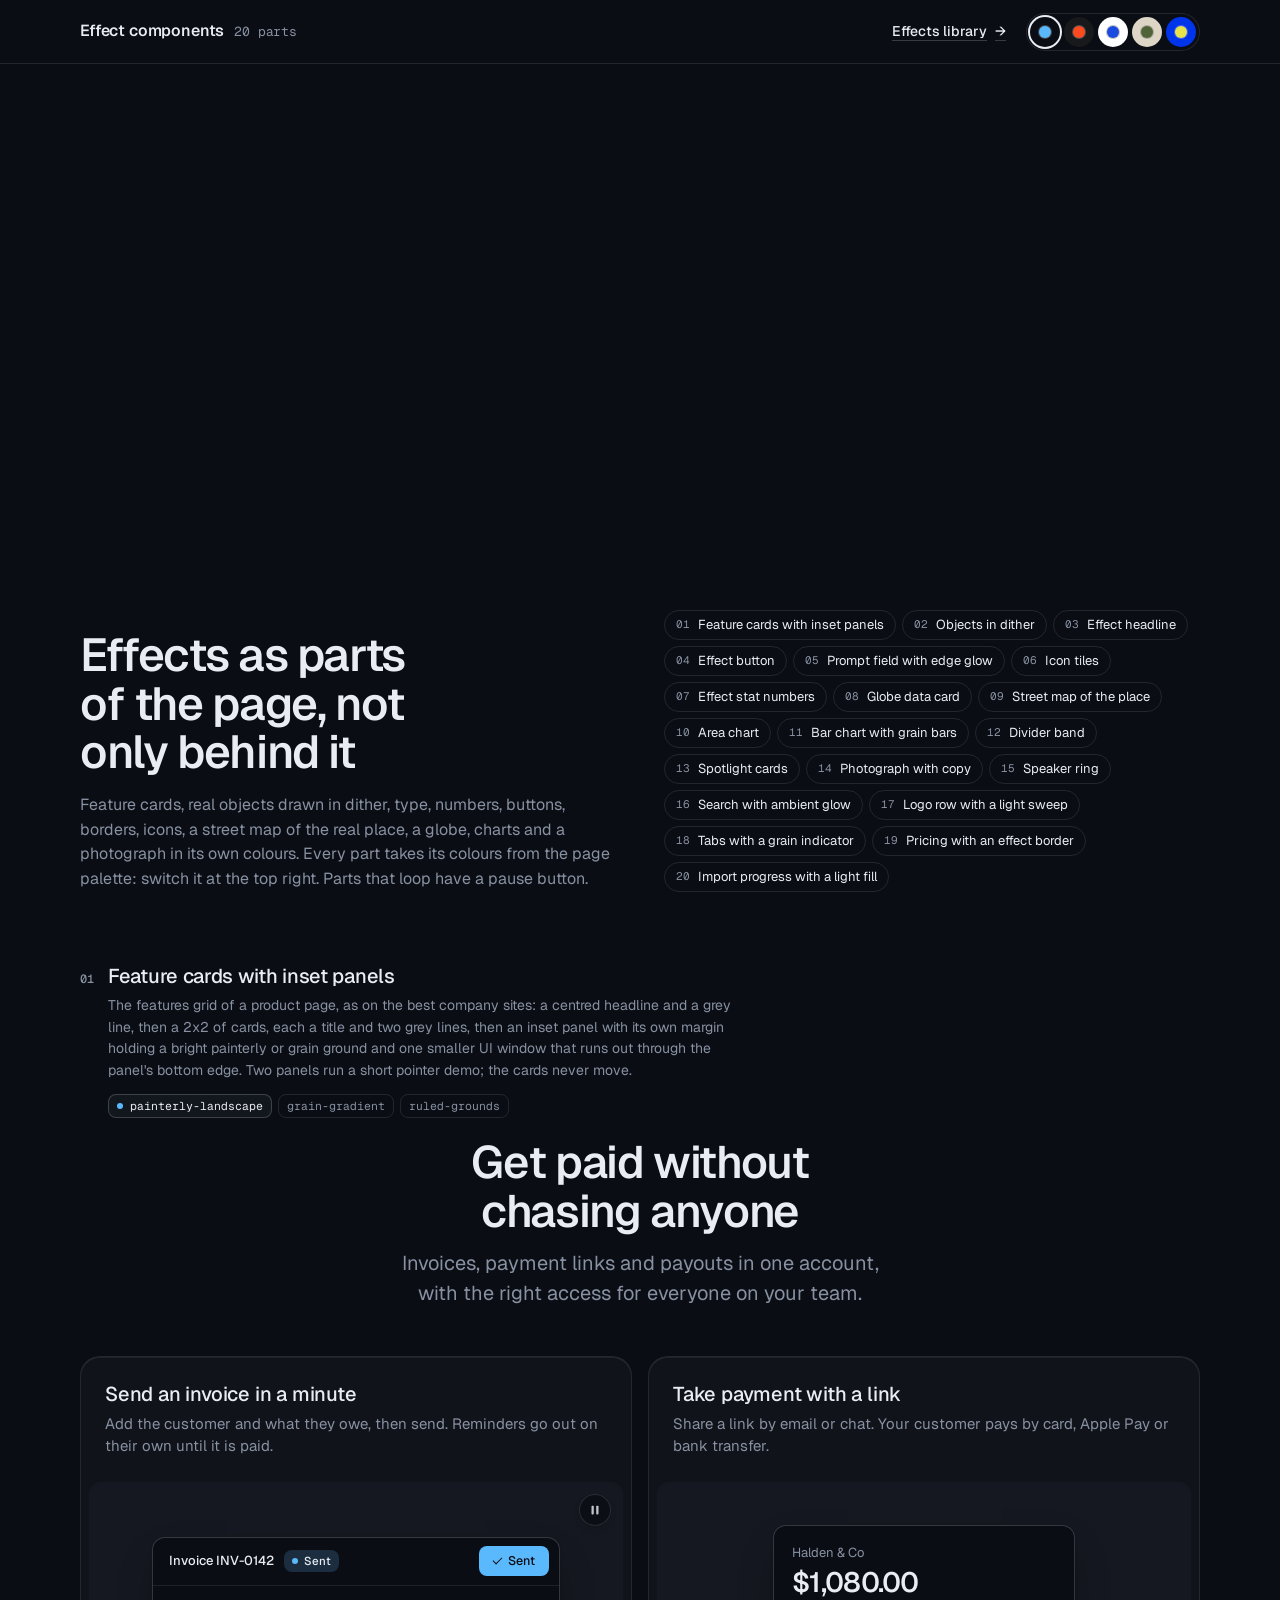
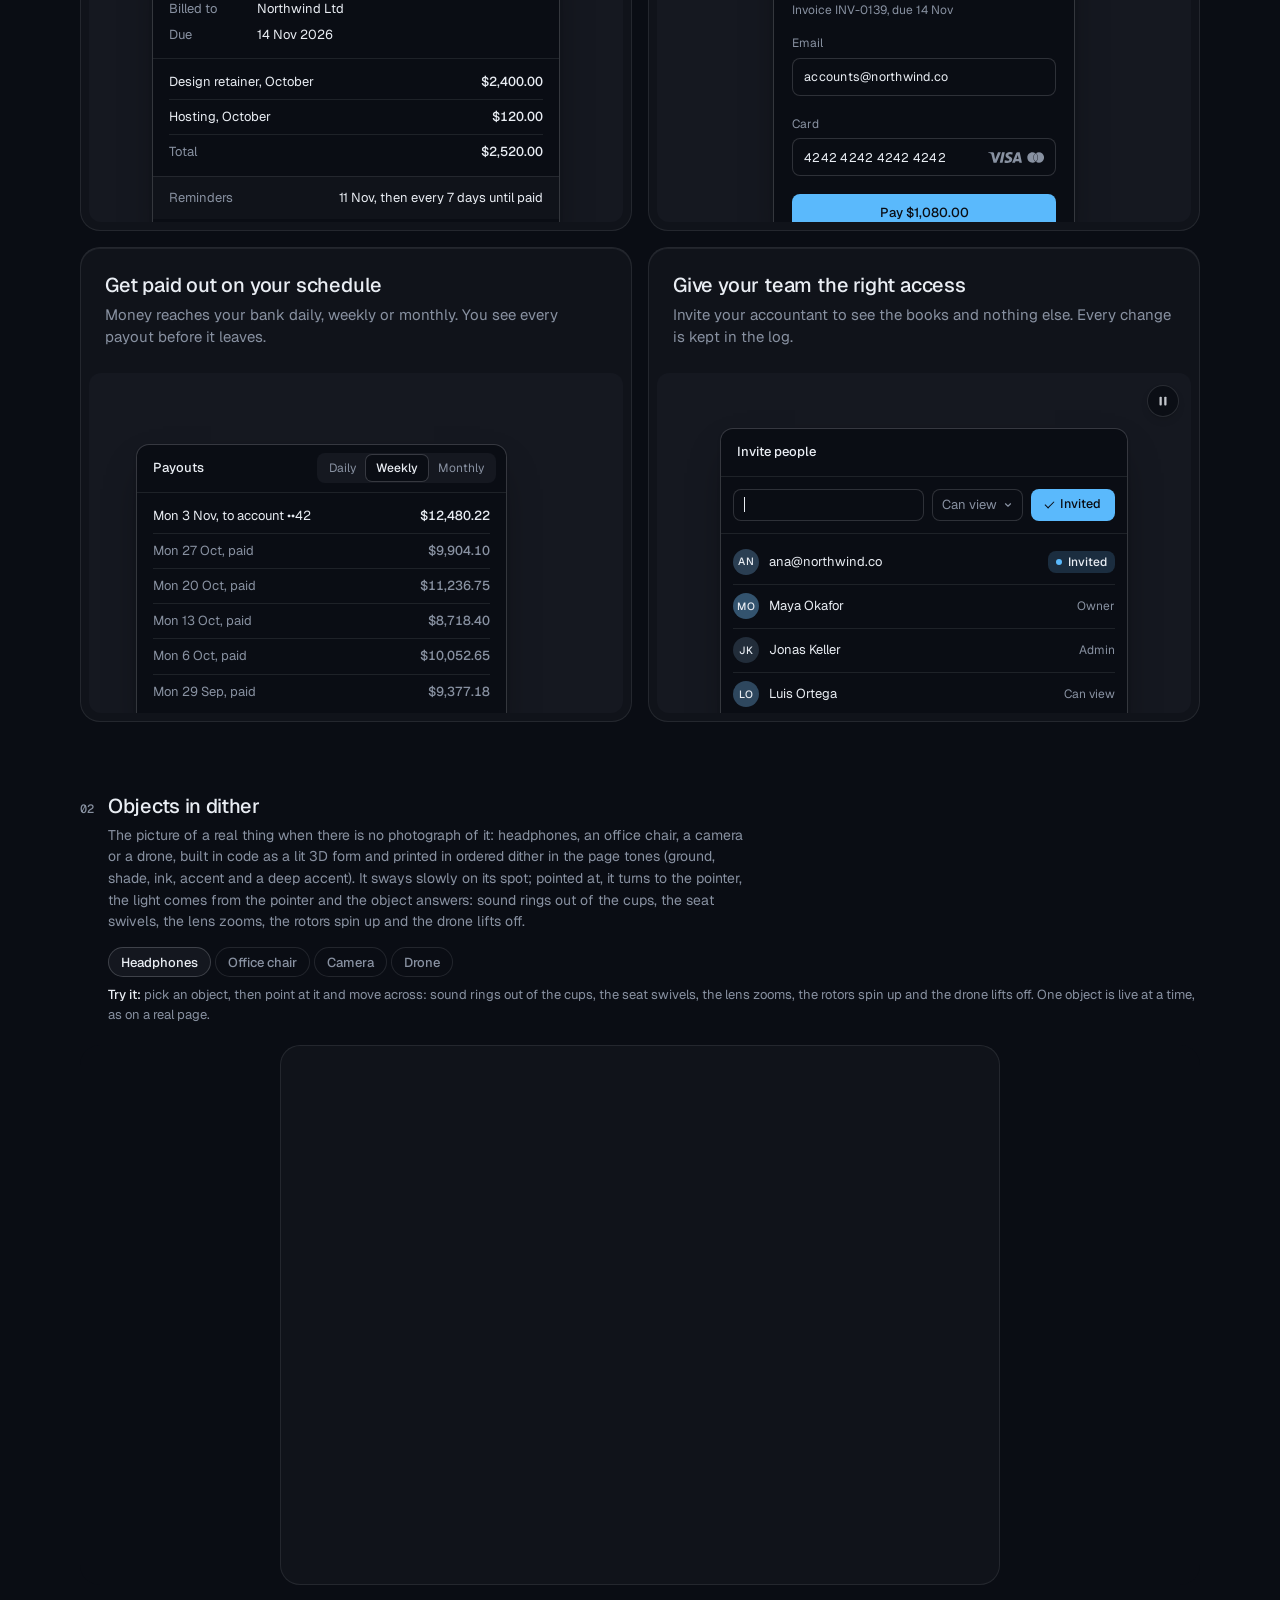
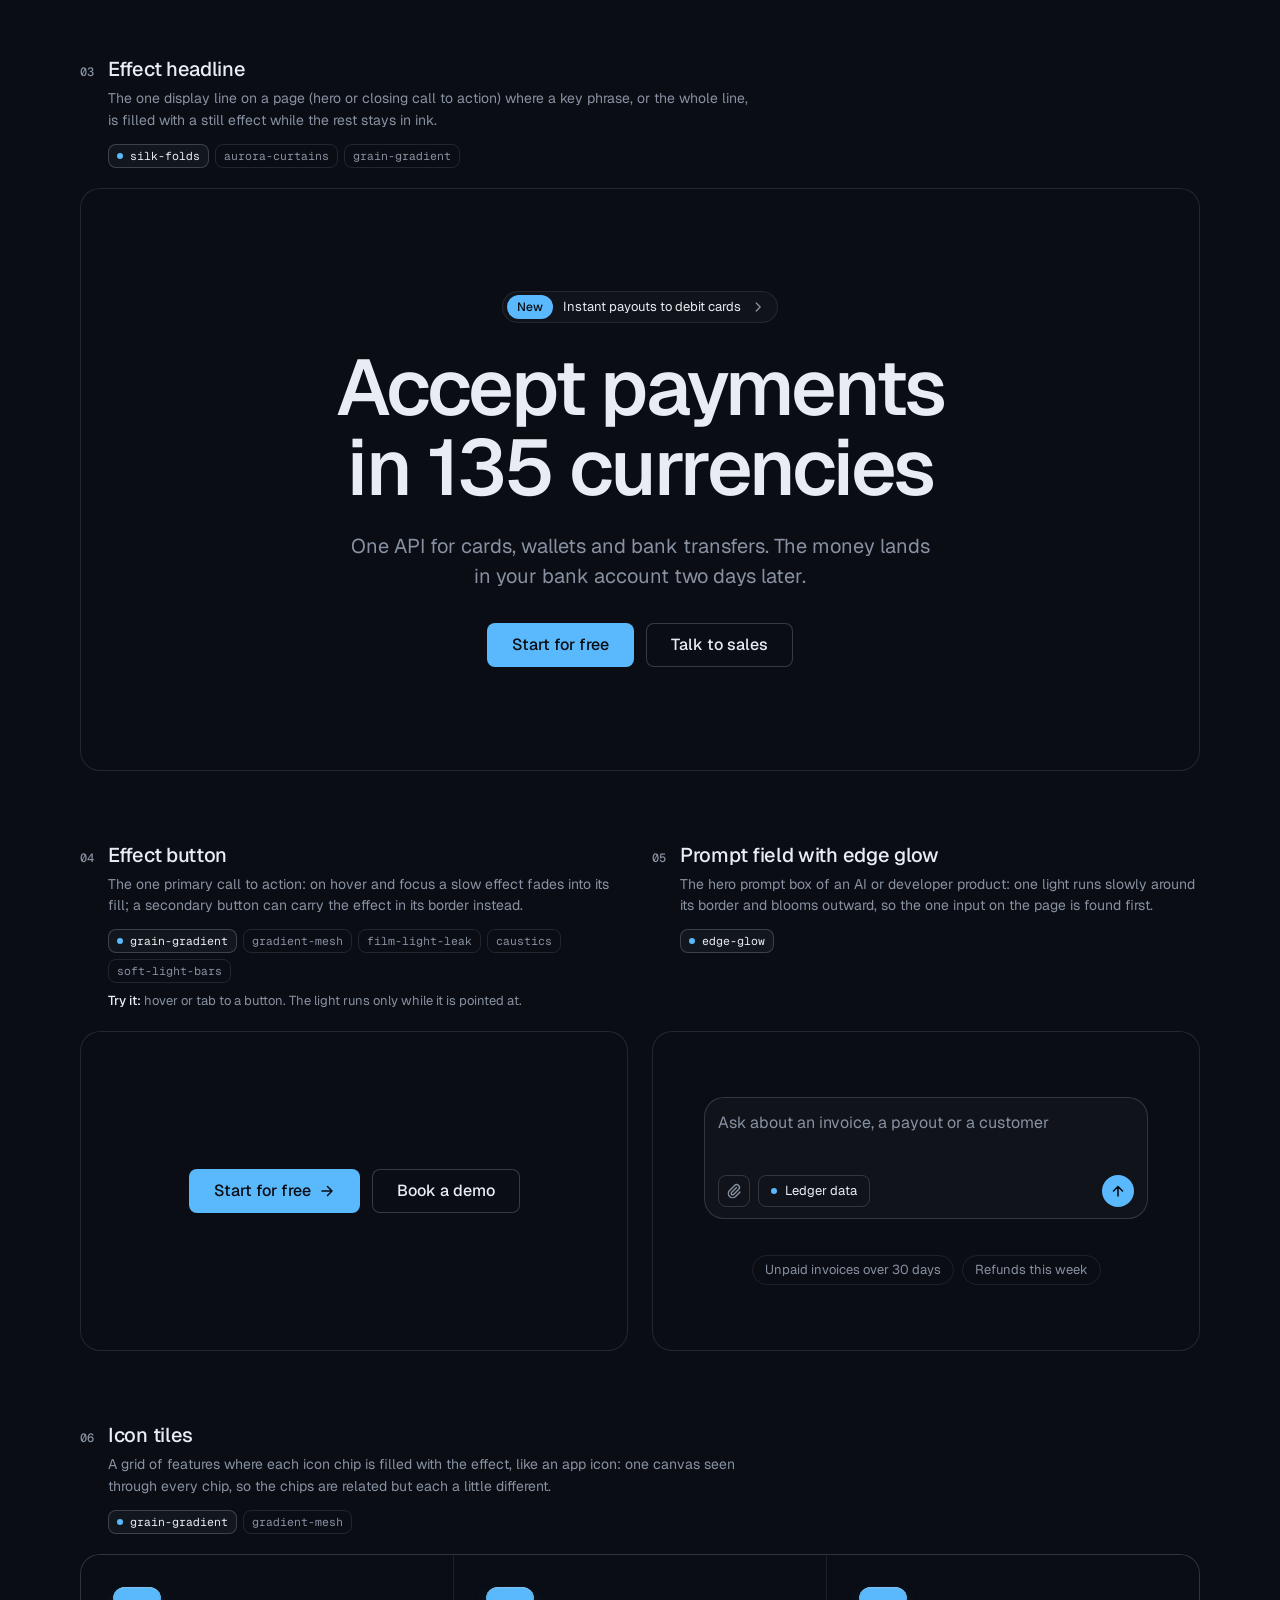
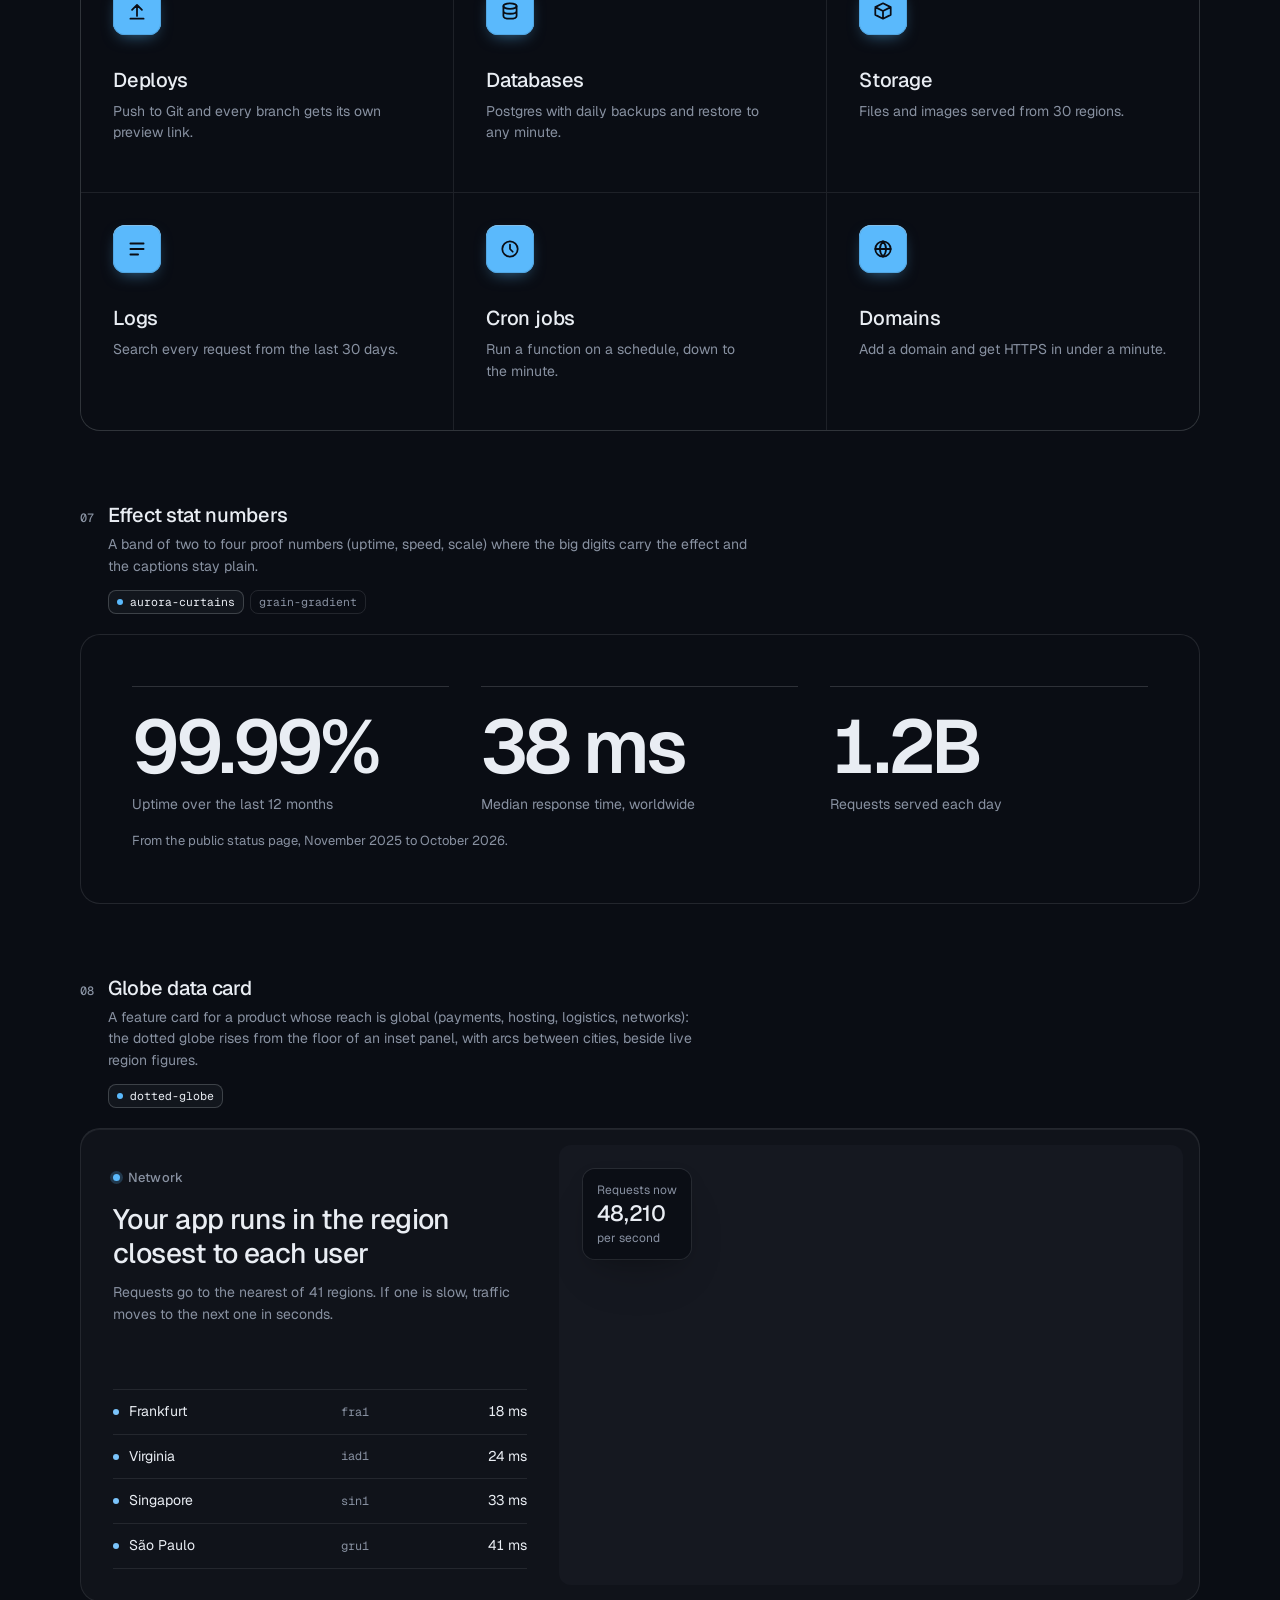
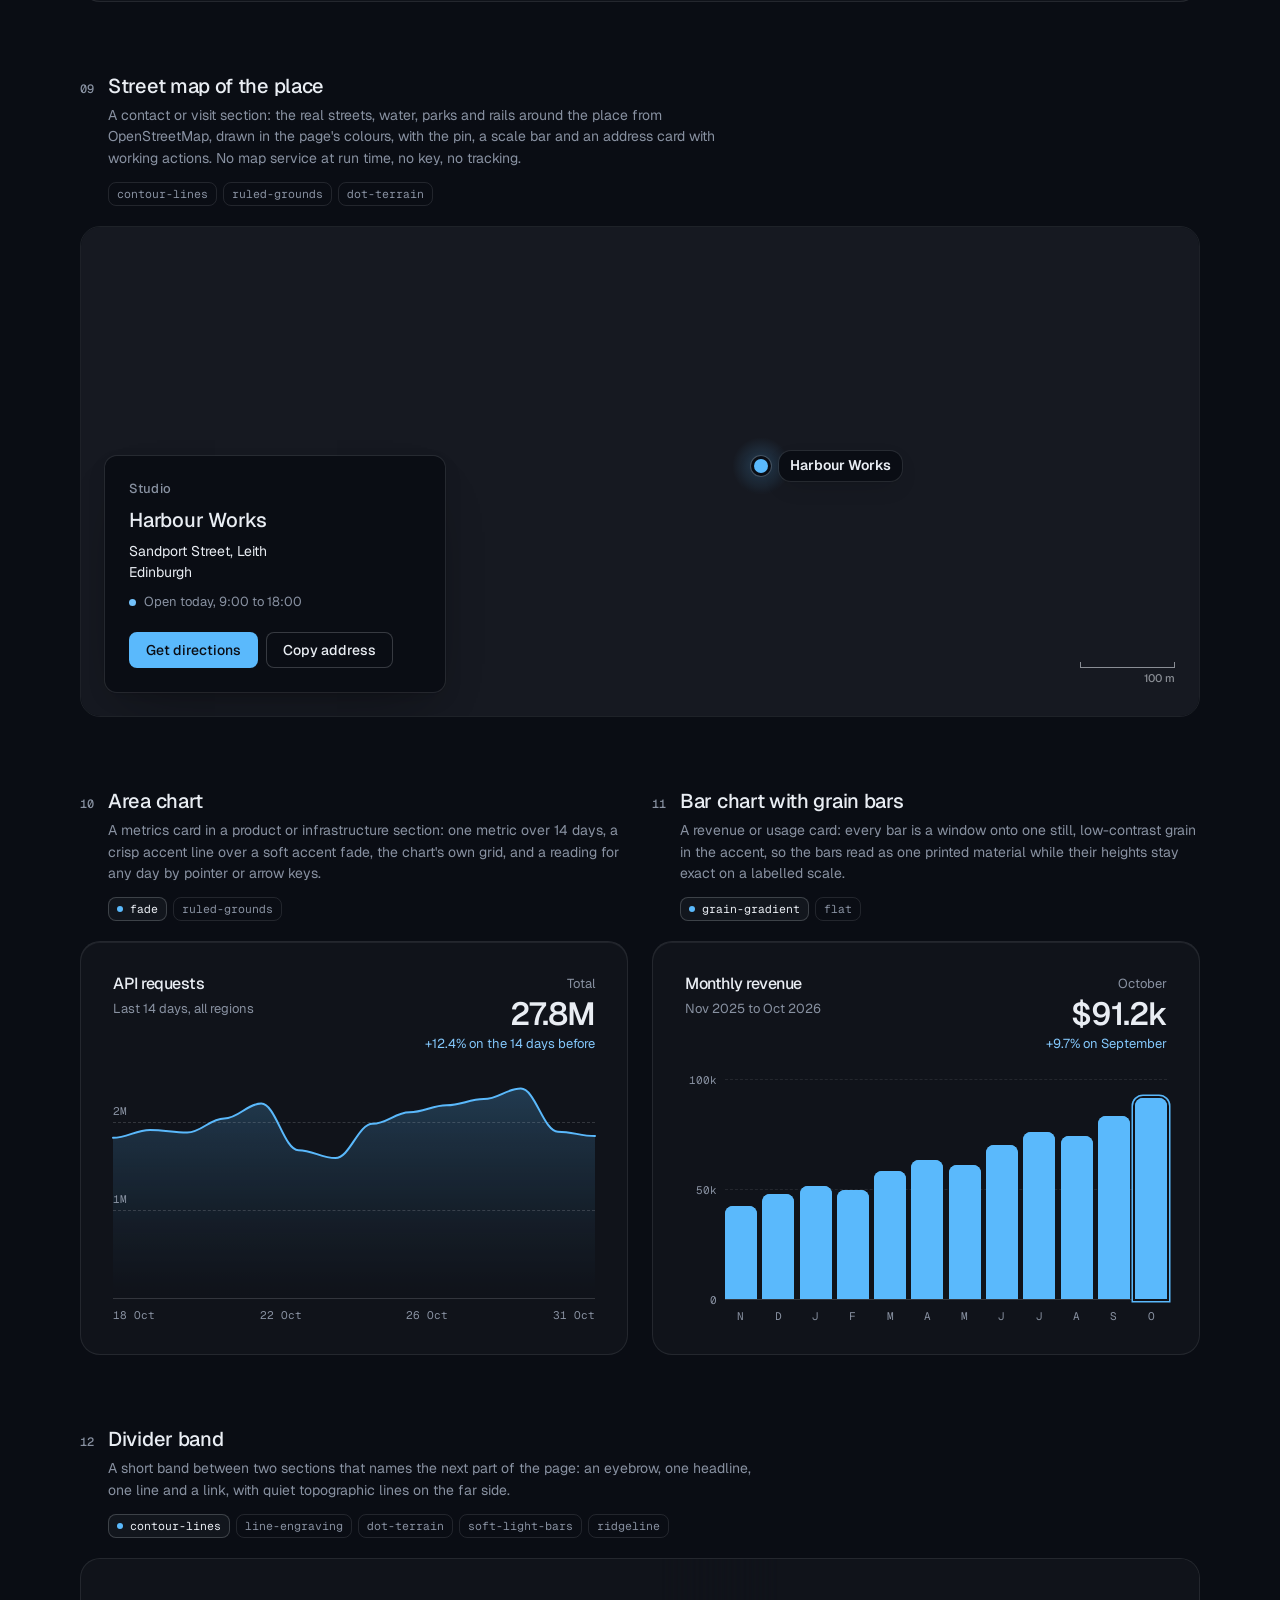
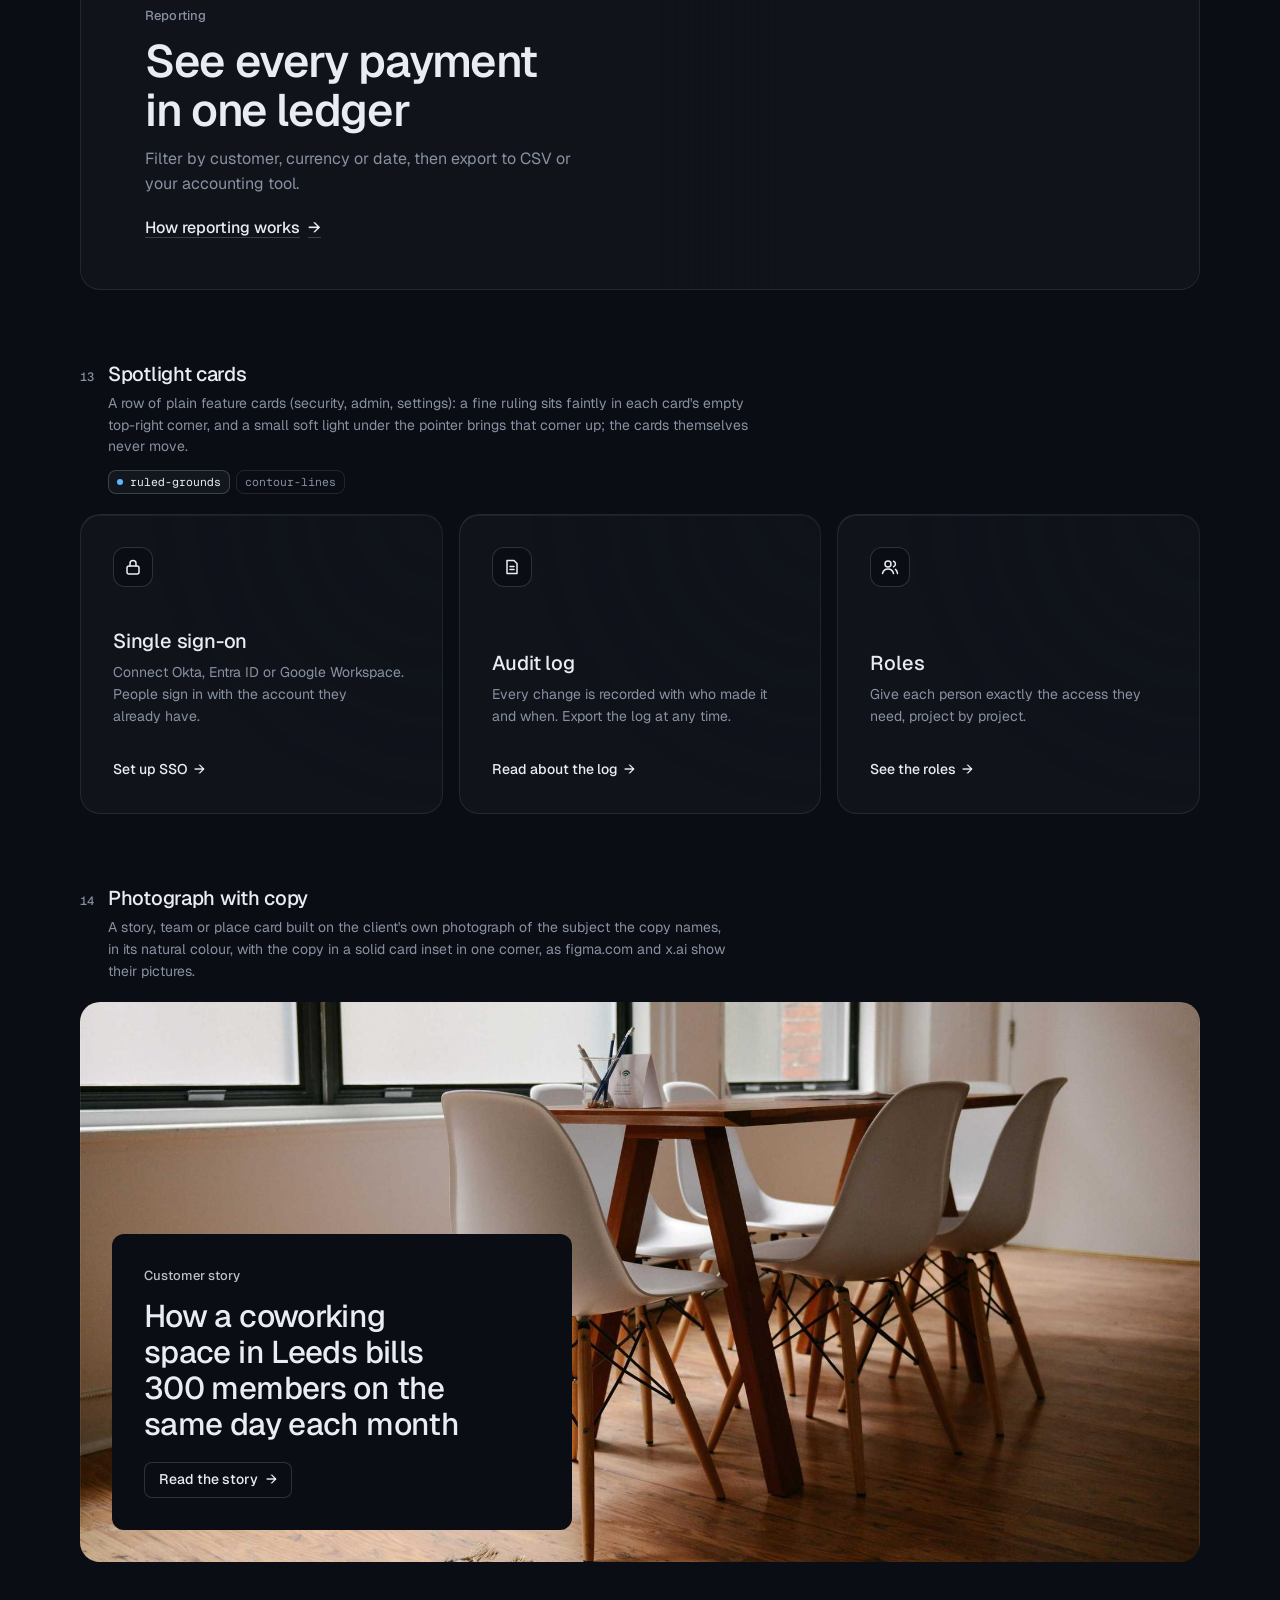
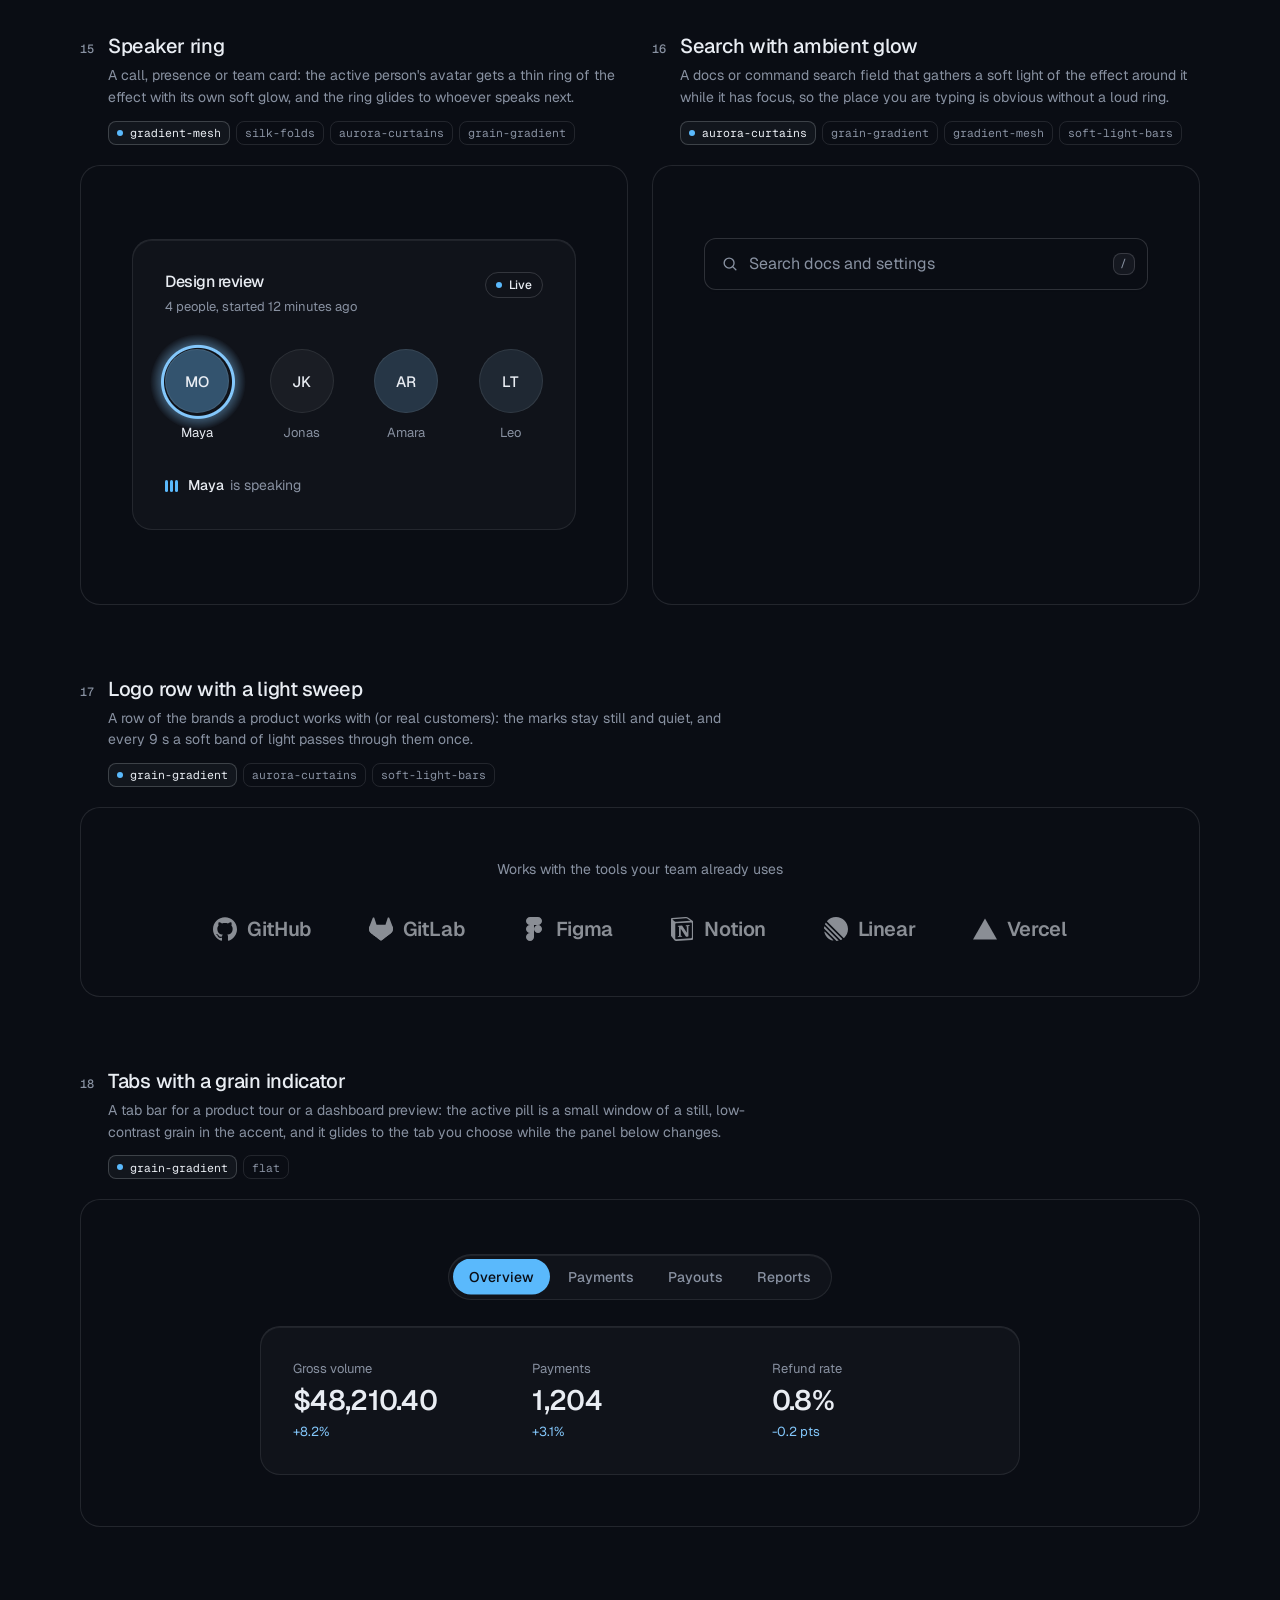
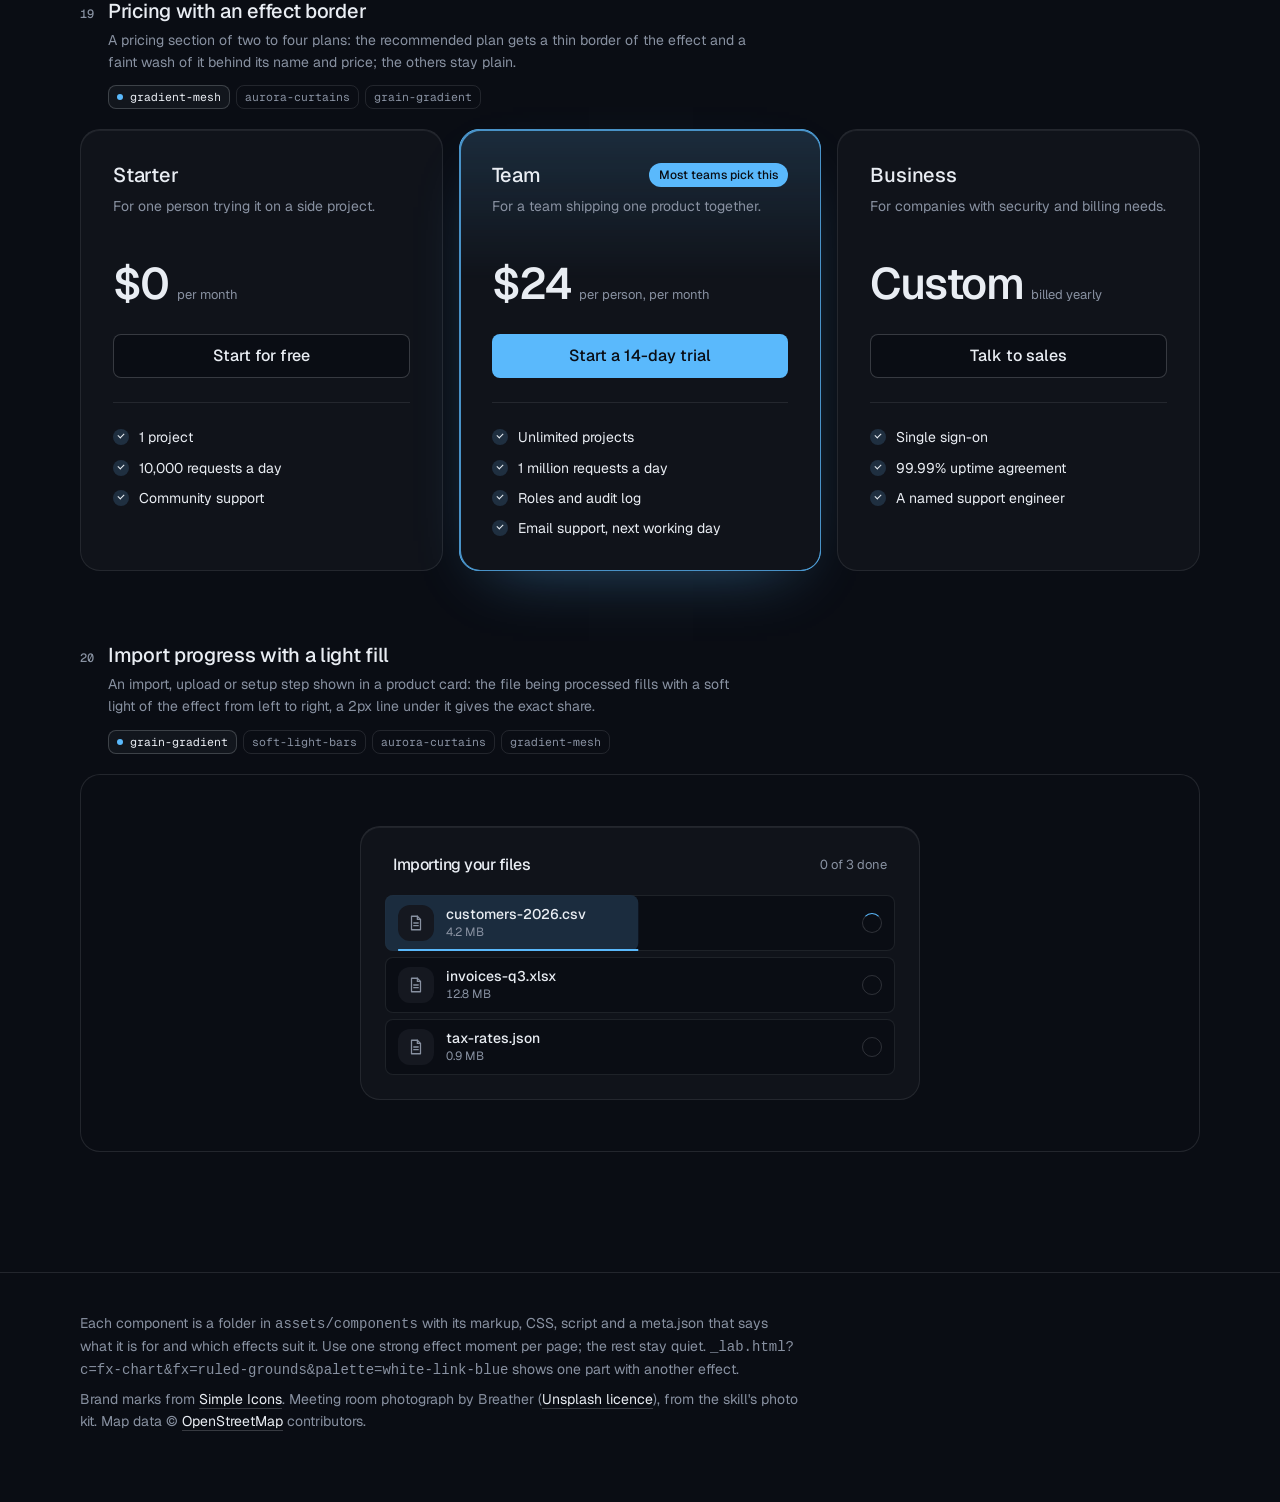
<file: .claude/skills/design-taste-frontend/assets/components/index.html>
<!doctype html>
<html lang="en" data-radius="soft">
<head>
<script>window.__tpGlMax = 16;   /* a gallery shows many live effects at once; a page of a site keeps the default 4 (fx.js) */</script>
<meta charset="utf-8">
<meta name="viewport" content="width=device-width, initial-scale=1">
<title>Effect components</title>
<link rel="preconnect" href="https://fonts.googleapis.com">
<link rel="preconnect" href="https://fonts.gstatic.com" crossorigin>
<link href="https://fonts.googleapis.com/css2?family=Geist:wght@100..900&family=Geist+Mono:wght@400..600&display=swap" rel="stylesheet">
<link rel="stylesheet" href="../system.css">
<link rel="stylesheet" href="./base.css">
<style>
  :root {
    --font-display: "Geist", system-ui, sans-serif;
    --font-text: "Geist", system-ui, sans-serif;
    --font-mono: "Geist Mono", ui-monospace, monospace;
    --display-weight: 560;
    --display-tracking: -0.03em;
    --container: 1200px;
  }
  body { min-height: 100vh; }
  .top {
    position: sticky; top: 0; z-index: 50; height: 64px; background: var(--bg);
    border-bottom: 1px solid var(--line);
  }
  .top .container { height: 100%; display: flex; align-items: center; justify-content: space-between; gap: 16px; }
  .brand { display: flex; align-items: center; gap: 10px; font-weight: 560; letter-spacing: -0.01em; }
  .brand small { font: 400 13px/1 var(--font-mono); color: var(--muted); }
  .top nav { display: flex; align-items: center; gap: 20px; }
  .top nav a.link { font-size: 14px; }
  .swatches { display: flex; gap: 4px; padding: 3px; border: 1px solid var(--line); border-radius: 999px; background: var(--bg); }
  .swatches button {
    width: 30px; height: 30px; border-radius: 999px; border: 0; padding: 0; cursor: pointer; position: relative;
    background: var(--sw-bg);
  }
  .swatches button::after {
    content: ""; position: absolute; inset: 9px; border-radius: 999px; background: var(--sw-accent);
    box-shadow: 0 0 0 1px color-mix(in oklab, var(--sw-ink) 25%, transparent);
  }
  .swatches button[aria-pressed="true"] { box-shadow: 0 0 0 2px var(--ink); }
  .swatches button:focus-visible { outline-offset: 3px; }

  .intro { padding-block: 64px 40px; display: grid; grid-template-columns: minmax(0, 6fr) minmax(0, 6fr); gap: 48px; align-items: end; }
  .intro h1 { font-size: clamp(34px, 2.2vw + 18px, 52px); line-height: 1.05; max-width: 15ch; }
  .intro p { margin-top: 16px; color: var(--muted); font-size: var(--t-body); line-height: 1.55; max-width: 52ch; }
  .index { display: flex; flex-wrap: wrap; gap: 6px; justify-content: flex-start; }
  @media (max-width: 1023px) { .intro { grid-template-columns: minmax(0, 1fr); gap: 28px; } }
  .index a {
    display: inline-flex; align-items: center; gap: 8px; height: 30px; padding: 0 11px; border-radius: 999px;
    border: 1px solid var(--line); font-size: 13px; color: var(--ink);
    transition: border-color var(--dur) var(--ease), background-color var(--dur) var(--ease);
  }
  .index a span { font-family: var(--font-mono); font-size: 11px; color: var(--muted); }
  .index a:hover { border-color: var(--line-strong); background: color-mix(in oklab, var(--ink) 4%, var(--bg)); }

  /* every part spans two rows of the list (its notes, its stage) as a subgrid, so the two parts of a
     half-width pair share one notes height and one stage height: their stages start and end level */
  .list { display: grid; grid-template-columns: repeat(2, minmax(0, 1fr)); column-gap: 24px; row-gap: 0; padding-bottom: 120px; }
  .sc { grid-column: 1 / -1; grid-row: span 2; display: grid; grid-template-rows: subgrid; row-gap: 20px; min-width: 0; scroll-margin-top: 88px; padding-top: 72px; }
  .sc:first-child { padding-top: 0; }
  .sc.is-half { grid-column: auto; }
  .sc.is-half .sc__stage:not(.is-center) { display: grid; }
  .sc__meta { display: grid; grid-template-columns: auto 1fr; column-gap: 14px; row-gap: 6px; align-items: baseline; align-content: start; }
  .sc__note { grid-column: 2; margin: 2px 0 0; font-size: 13px; color: var(--muted); }
  .sc__note::before { content: "Try it: "; color: var(--ink); font-weight: 500; }
  .sc__no { font: 500 12px/1 var(--font-mono); color: var(--muted); padding-top: 2px; }
  .sc__name { font: 500 20px/1.25 var(--font-text); letter-spacing: -0.015em; margin: 0; }
  .sc__for { grid-column: 2; color: var(--muted); font-size: 14px; line-height: 1.55; max-width: 72ch; margin: 0; }
  .sc__fx { grid-column: 2; display: flex; flex-wrap: wrap; gap: 6px; margin-top: 6px; }
  .sc__fx li {
    font: 400 11.5px/1 var(--font-mono); color: var(--muted); height: 24px; display: inline-flex; align-items: center;
    padding: 0 8px; border-radius: var(--r-sm); border: 1px solid var(--line);
  }
  .sc__fx li.is-on { color: var(--ink); border-color: var(--line-strong); background: color-mix(in oklab, var(--ink) 5%, var(--bg)); }
  .sc__fx li.is-on::before { content: ""; width: 6px; height: 6px; border-radius: 99px; background: var(--accent); margin-right: 7px; }
  .sc__stage {
    position: relative; min-width: 0; border: 1px solid var(--line); border-radius: var(--r-lg);
    padding: clamp(20px, 4vw, 56px); background: var(--bg);
  }
  .sc__stage.is-tall { padding-block: clamp(56px, 8vw, 120px); }
  .sc__stage.is-flush { padding: 0; border: 0; }
  .sc__stage.is-center { display: grid; place-items: center; min-height: 320px; }
  /* one object, at a size a page would give it */
  #fx-dither-object .sc__stage { display: grid; justify-items: center; }
  #fx-dither-object .cx-obj { width: min(100%, 720px); }
  .sc__pick { grid-column: 2; display: flex; flex-wrap: wrap; gap: 4px; margin-top: 8px; }
  .sc__pick button {
    height: 30px; padding: 0 12px; border-radius: 999px; border: 1px solid var(--line); background: var(--bg);
    font: 500 13px/1 var(--font-text); color: var(--muted); cursor: pointer;
  }
  .sc__pick button:hover { color: var(--ink); border-color: var(--line-strong); }
  .sc__pick button[aria-pressed="true"] { color: var(--ink); border-color: var(--line-strong); background: color-mix(in oklab, var(--ink) 6%, var(--bg)); }
  /* the search list opens below its field: leave it room inside the frame */
  #fx-search .sc__stage { min-height: 440px; place-items: start center; padding-top: 72px; }
  .sc__stage:empty::after { content: "Loading"; color: var(--muted); font-size: 13px; }

  .foot { border-top: 1px solid var(--line); padding: 40px 0 64px; color: var(--muted); font-size: 14px; }
  .foot p { max-width: 80ch; margin: 0 0 8px; }
  .foot a { color: var(--ink); text-decoration: underline; text-decoration-color: var(--line-strong); text-underline-offset: 4px; }

  @media (max-width: 899px) {
    .list { grid-template-columns: minmax(0, 1fr); }
    .sc.is-half { grid-column: 1 / -1; }
    .top nav a.link { display: none; }
  }
  @media (max-width: 639px) {
    .intro { padding-block: 48px 32px; }
    .sc { padding-top: 48px; }
    .sc__meta { grid-template-columns: 1fr; }
    .sc__no { display: none; }
    .sc__for, .sc__fx, .sc__note, .sc__pick { grid-column: 1; }
    .sc__stage.is-center { min-height: 240px; }
    .brand small { display: none; }
  }
</style>
</head>
<body>
<header class="top">
  <div class="container">
    <div class="brand">Effect components <small id="count"></small></div>
    <nav aria-label="Palette and links">
      <a class="link" href="../effects/gallery.html">Effects library</a>
      <div class="swatches" id="swatches" role="group" aria-label="Page palette"></div>
    </nav>
  </div>
</header>

<main>
  <section class="intro container">
    <div>
      <h1>Effects as parts of the page, not only behind it</h1>
      <p id="lede">Feature cards, real objects drawn in dither, type, numbers, buttons, borders, icons, a street map of the real place, a globe, charts and a photograph in its own colours. Every part takes its colours from the page palette: switch it at the top right. Parts that loop have a pause button.</p>
    </div>
    <nav class="index" id="index" aria-label="Components"></nav>
  </section>
  <div class="container list" id="list"></div>
</main>

<footer class="foot">
  <div class="container">
    <p>Each component is a folder in <code>assets/components</code> with its markup, CSS, script and a meta.json that says what it is for and which effects suit it. Use one strong effect moment per page; the rest stay quiet. <code>_lab.html?c=fx-chart&amp;fx=ruled-grounds&amp;palette=white-link-blue</code> shows one part with another effect.</p>
    <p>Brand marks from <a href="https://simpleicons.org/">Simple Icons</a>. Meeting room photograph by Breather (<a href="https://unsplash.com/photos/DEdM9Vs6s8w">Unsplash licence</a>), from the skill's photo kit. Map data © <a href="https://www.openstreetmap.org/copyright">OpenStreetMap</a> contributors.</p>
  </div>
</footer>

<script type="module">
  import fx from '../effects/fx.js';

  // component id, layout and stage style, in page order
  const COMPONENTS = [
    { id: 'fx-feature-card', stage: 'is-flush' },
    { id: 'fx-dither-object', stage: 'is-flush', note: 'pick an object, then point at it and move across: sound rings out of the cups, the seat swivels, the lens zooms, the rotors spin up and the drone lifts off. One object is live at a time, as on a real page.' },
    { id: 'fx-headline', stage: 'is-tall' },
    { id: 'fx-button', half: true, stage: 'is-center', note: 'hover or tab to a button. The light runs only while it is pointed at.' },
    { id: 'fx-prompt', half: true, stage: 'is-center' },
    { id: 'fx-icon-tiles', stage: 'is-flush' },
    { id: 'fx-stat' },
    { id: 'fx-globe', stage: 'is-flush' },
    { id: 'fx-map', stage: 'is-flush' },
    { id: 'fx-chart', half: true, stage: 'is-flush' },
    { id: 'fx-bars', half: true, stage: 'is-flush' },
    { id: 'fx-band', stage: 'is-flush' },
    { id: 'fx-spotlight', stage: 'is-flush' },
    { id: 'fx-photo', stage: 'is-flush' },
    { id: 'fx-avatar', half: true, stage: 'is-center' },
    { id: 'fx-search', half: true, stage: 'is-center' },
    { id: 'fx-logos' },
    { id: 'fx-tabs' },
    { id: 'fx-pricing', stage: 'is-flush' },
    { id: 'fx-progress', stage: 'is-center' },
  ];

  const PALETTES = [
    { id: 'blue-black-cornflower', name: 'Night, cornflower', bg: '#0a0d14', surface: '#131824', ink: '#e9edf3', muted: '#8891a1', accent: '#5ab9fc', accentInk: '#0a0d14' },
    { id: 'graphite-safety-orange', name: 'Graphite, orange', bg: '#18191b', surface: '#222427', ink: '#eff0f1', muted: '#9c9ea3', accent: '#ff4a1f', accentInk: '#18191b' },
    { id: 'white-link-blue', name: 'White, blue', bg: '#ffffff', surface: '#f4f4f4', ink: '#111111', muted: '#6b6b6b', accent: '#1a4be0', accentInk: '#ffffff' },
    { id: 'moss-sand', name: 'Sand, moss', bg: '#ddd6c6', surface: '#d2cab8', ink: '#2a2a26', muted: '#59574e', accent: '#4f6238', accentInk: '#ffffff' },
    { id: 'cobalt-field', name: 'Cobalt field', bg: '#0034eb', surface: '#002fd6', ink: '#ffffff', muted: '#dfe4f2', accent: '#e9e34a', accentInk: '#111111' },
  ];

  const q = new URLSearchParams(location.search);
  if (q.has('time')) fx.setClock(+q.get('time'));
  if (q.has('fallback')) fx.config.forceFallback = true;
  const only = q.get('only') ? q.get('only').split(',') : null;
  const list = document.getElementById('list');
  const index = document.getElementById('index');
  const swatches = document.getElementById('swatches');

  /*
    The budget: a laptop's integrated GPU shares its memory with everything else, so this page never
    holds more than 4 live WebGL contexts. A part is started when it comes near the viewport and
    destroyed when it leaves it; still parts draw once and free their context; fx.js frees any idle
    off-screen context past 4. liveGL() counts the contexts that are open right now.
  */
  fx.config.maxLive = 4;
  const contexts = new Set();
  let peakGL = 0;
  const getContext = HTMLCanvasElement.prototype.getContext;
  HTMLCanvasElement.prototype.getContext = function (type, ...rest) {
    const c = getContext.call(this, type, ...rest);
    if (c && /webgl/i.test(type) && !contexts.has(c)) { contexts.add(c); peakGL = Math.max(peakGL, liveGL()); }
    return c;
  };
  function liveGL() {
    for (const c of contexts) if (c.isContextLost()) contexts.delete(c);
    return contexts.size;
  }

  // the dither object: one live at a time, switched here (a real page shows one object)
  const OBJECTS = {
    headphones: ['Headphones', 'Over-ear, wireless'],
    chair: ['Office chair', 'Swivel seat on five castors'],
    camera: ['Camera', 'Mirrorless, with a zoom lens'],
    drone: ['Drone', 'Four rotors and a camera'],
  };
  let object = OBJECTS[q.get('object')] ? q.get('object') : 'headphones';
  // print (ordered dither, the default) or studio (a smooth shaded render: no picker until it is anti-aliased; ?render=studio)
  let render = q.get('render') === 'studio' ? 'studio' : 'print';

  function applyPalette(p) {
    const c = fx.color;
    const action = c.contrast(p.accent, p.bg) >= 2.2 ? p.accent : p.ink;
    const actionInk = action === p.accent ? p.accentInk : p.bg;
    const s = document.documentElement.style;
    const set = (k, v) => s.setProperty(k, v);
    set('--p-bg', p.bg); set('--p-surface', p.surface); set('--p-ink', p.ink); set('--p-muted', p.muted);
    set('--p-accent', p.accent); set('--p-accent-ink', p.accentInk); set('--p-action', action); set('--p-action-ink', actionInk);
    document.documentElement.style.colorScheme = c.isDark(p.bg) ? 'dark' : 'light';
    for (const b of swatches.children) b.setAttribute('aria-pressed', String(b.dataset.id === p.id));
  }

  async function load(entry) {
    const base = `./${entry.id}/`;
    const [meta, html, mod] = await Promise.all([
      fetch(base + 'meta.json').then(r => (r.ok ? r.json() : null)),
      fetch(base + 'component.html').then(r => (r.ok ? r.text() : null)),
      import(base + 'component.js').catch(err => { console.warn(entry.id, err); return null; }),
    ]).catch(() => [null, null, null]);
    if (!meta || !html || !mod) return null;
    const link = document.createElement('link');
    link.rel = 'stylesheet';
    link.href = base + 'component.css';
    document.head.append(link);
    await new Promise(r => { link.onload = link.onerror = r; });
    return { ...entry, meta, html, mod };
  }

  function section(e, n) {
    const s = document.createElement('section');
    s.className = 'sc' + (e.half ? ' is-half' : '');
    s.id = e.id;
    const fxList = (e.meta.effects || []).map(id => `<li class="${id === e.meta.default ? 'is-on' : ''}">${id}</li>`).join('');
    const pick = e.id === 'fx-dither-object'
      ? `<div class="sc__pick" role="group" aria-label="Object">${Object.keys(OBJECTS).map(k => `<button type="button" data-object="${k}" aria-pressed="${k === object}">${OBJECTS[k][0]}</button>`).join('')}</div>`
      : '';
    s.innerHTML = `
      <div class="sc__meta">
        <span class="sc__no">${String(n).padStart(2, '0')}</span>
        <h2 class="sc__name">${e.meta.name}</h2>
        <p class="sc__for">${e.meta.for}</p>
        ${fxList ? `<ul class="sc__fx" aria-label="Effects that suit it">${fxList}</ul>` : ''}
        ${pick}
        ${e.note ? `<p class="sc__note">${e.note}</p>` : ''}
      </div>
      <div class="sc__stage ${e.stage || ''}"></div>`;
    return s;
  }

  // the markup is placed at once (the page keeps its full height); the scripts run only near the viewport
  function markup(e) {
    const stage = e.section.querySelector('.sc__stage');
    stage.innerHTML = e.html;
    if (e.id === 'fx-dither-object') {
      const fig = stage.querySelector('.cx-obj');
      fig.dataset.cxObject = object;
      if (render === 'studio') fig.dataset.cxRender = 'studio'; else delete fig.dataset.cxRender;
      fig.querySelector('.cx-obj__stage').removeAttribute('aria-label');
    }
    return stage;
  }
  function start(e) {
    if (e.ctrl) return;
    const stage = markup(e);
    try { e.ctrl = e.mod.default(stage.firstElementChild || stage) || { destroy() {} }; } catch (err) { console.error(e.id, err); e.ctrl = { destroy() {} }; }
  }
  function stop(e) {
    if (!e.ctrl) return;
    try { e.ctrl.destroy?.(); } catch (err) { console.warn(e.id, err); }
    fx.unmountAll(e.section);
    e.ctrl = null;
  }

  function setPalette(p, entries) {
    entries.forEach(stop);
    applyPalette(p);
    try { localStorage.setItem('cx-palette', p.id); } catch (_) {}
    requestAnimationFrame(() => entries.forEach(e => (e.near ? start(e) : markup(e))));
  }

  let saved = null;
  try { saved = localStorage.getItem('cx-palette'); } catch (_) {}
  const first = PALETTES.find(p => p.id === q.get('palette')) || PALETTES.find(p => p.id === saved) || PALETTES[0];
  for (const p of PALETTES) {
    const b = document.createElement('button');
    b.type = 'button';
    b.dataset.id = p.id;
    b.title = p.name;
    b.setAttribute('aria-label', p.name);
    b.style.setProperty('--sw-bg', p.bg);
    b.style.setProperty('--sw-accent', p.accent);
    b.style.setProperty('--sw-ink', p.ink);
    swatches.append(b);
  }
  applyPalette(first);

  const wanted = COMPONENTS.filter(c => !only || only.includes(c.id));
  const entries = (await Promise.all(wanted.map(load))).filter(Boolean);
  document.getElementById('count').textContent = `${entries.length} parts`;
  entries.forEach((e, i) => {
    e.section = section(e, i + 1);
    list.append(e.section);
    markup(e);
    const a = document.createElement('a');
    a.href = '#' + e.id;
    a.innerHTML = `<span>${String(i + 1).padStart(2, '0')}</span>${e.meta.name}`;
    index.append(a);
  });
  await document.fonts.ready;
  const near = new IntersectionObserver(seen => {
    for (const en of seen) {
      const e = entries.find(x => x.section === en.target);
      if (!e) continue;
      e.near = en.isIntersecting;
      if (e.near) start(e); else stop(e);
    }
  }, { rootMargin: '10% 0px' });
  entries.forEach(e => near.observe(e.section));
  setTimeout(() => { document.documentElement.dataset.ready = '1'; }, 1500);

  swatches.addEventListener('click', ev => {
    const b = ev.target.closest('button');
    if (!b) return;
    const p = PALETTES.find(x => x.id === b.dataset.id);
    if (p) setPalette(p, entries);
  });
  list.addEventListener('click', ev => {
    const b = ev.target.closest('[data-object], [data-render]');
    if (!b || !(OBJECTS[b.dataset.object] || b.dataset.render)) return;
    if (b.dataset.render) render = b.dataset.render; else object = b.dataset.object;
    b.parentElement.querySelectorAll('button').forEach(x => x.setAttribute('aria-pressed', String(x === b)));
    const e = entries.find(x => x.id === 'fx-dither-object');
    stop(e);
    if (e.near) start(e); else markup(e);
  });
  window.__cx = {
    entries,
    setPalette: id => setPalette(PALETTES.find(p => p.id === id), entries),
    setObject: k => list.querySelector(`[data-object="${k}"]`)?.click(),
    gl: () => ({ live: liveGL(), peak: peakGL, started: entries.filter(e => e.ctrl).map(e => e.id) }),
  };
</script>

</body>
</html>
</file>
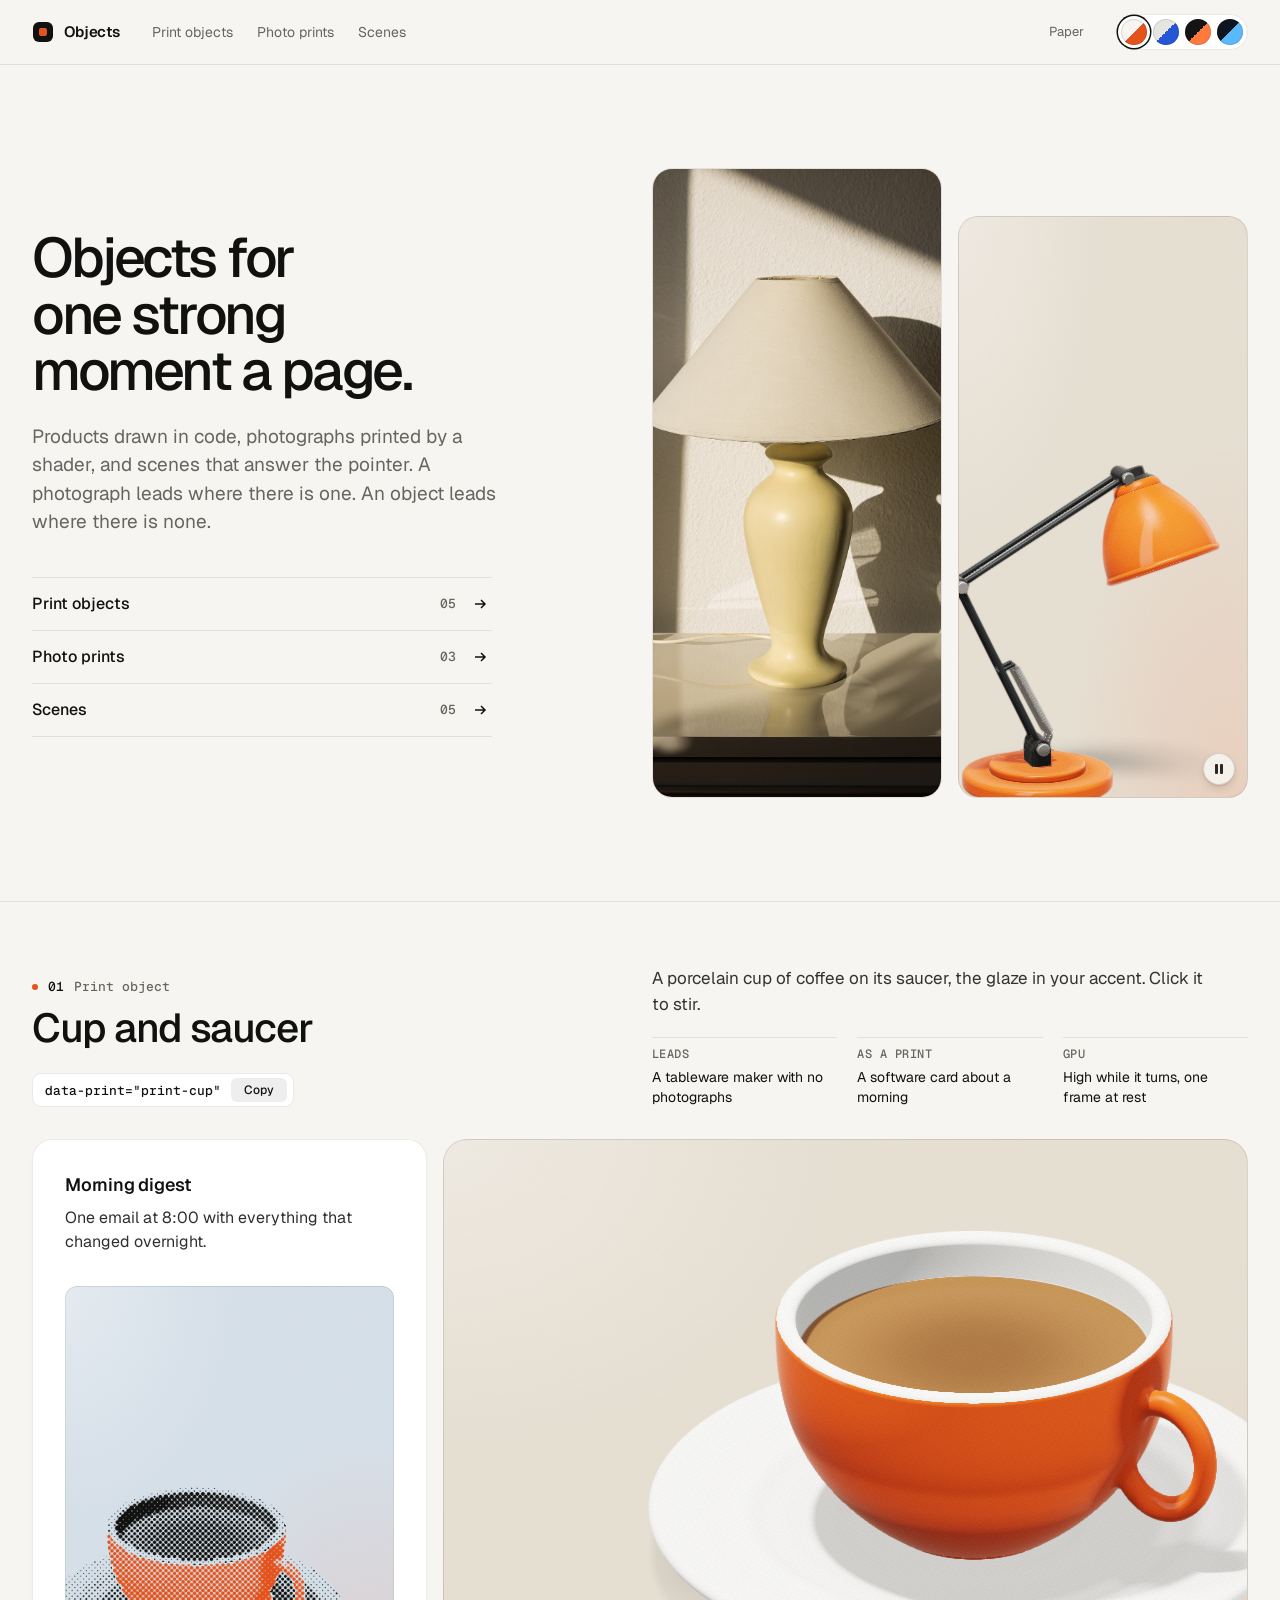
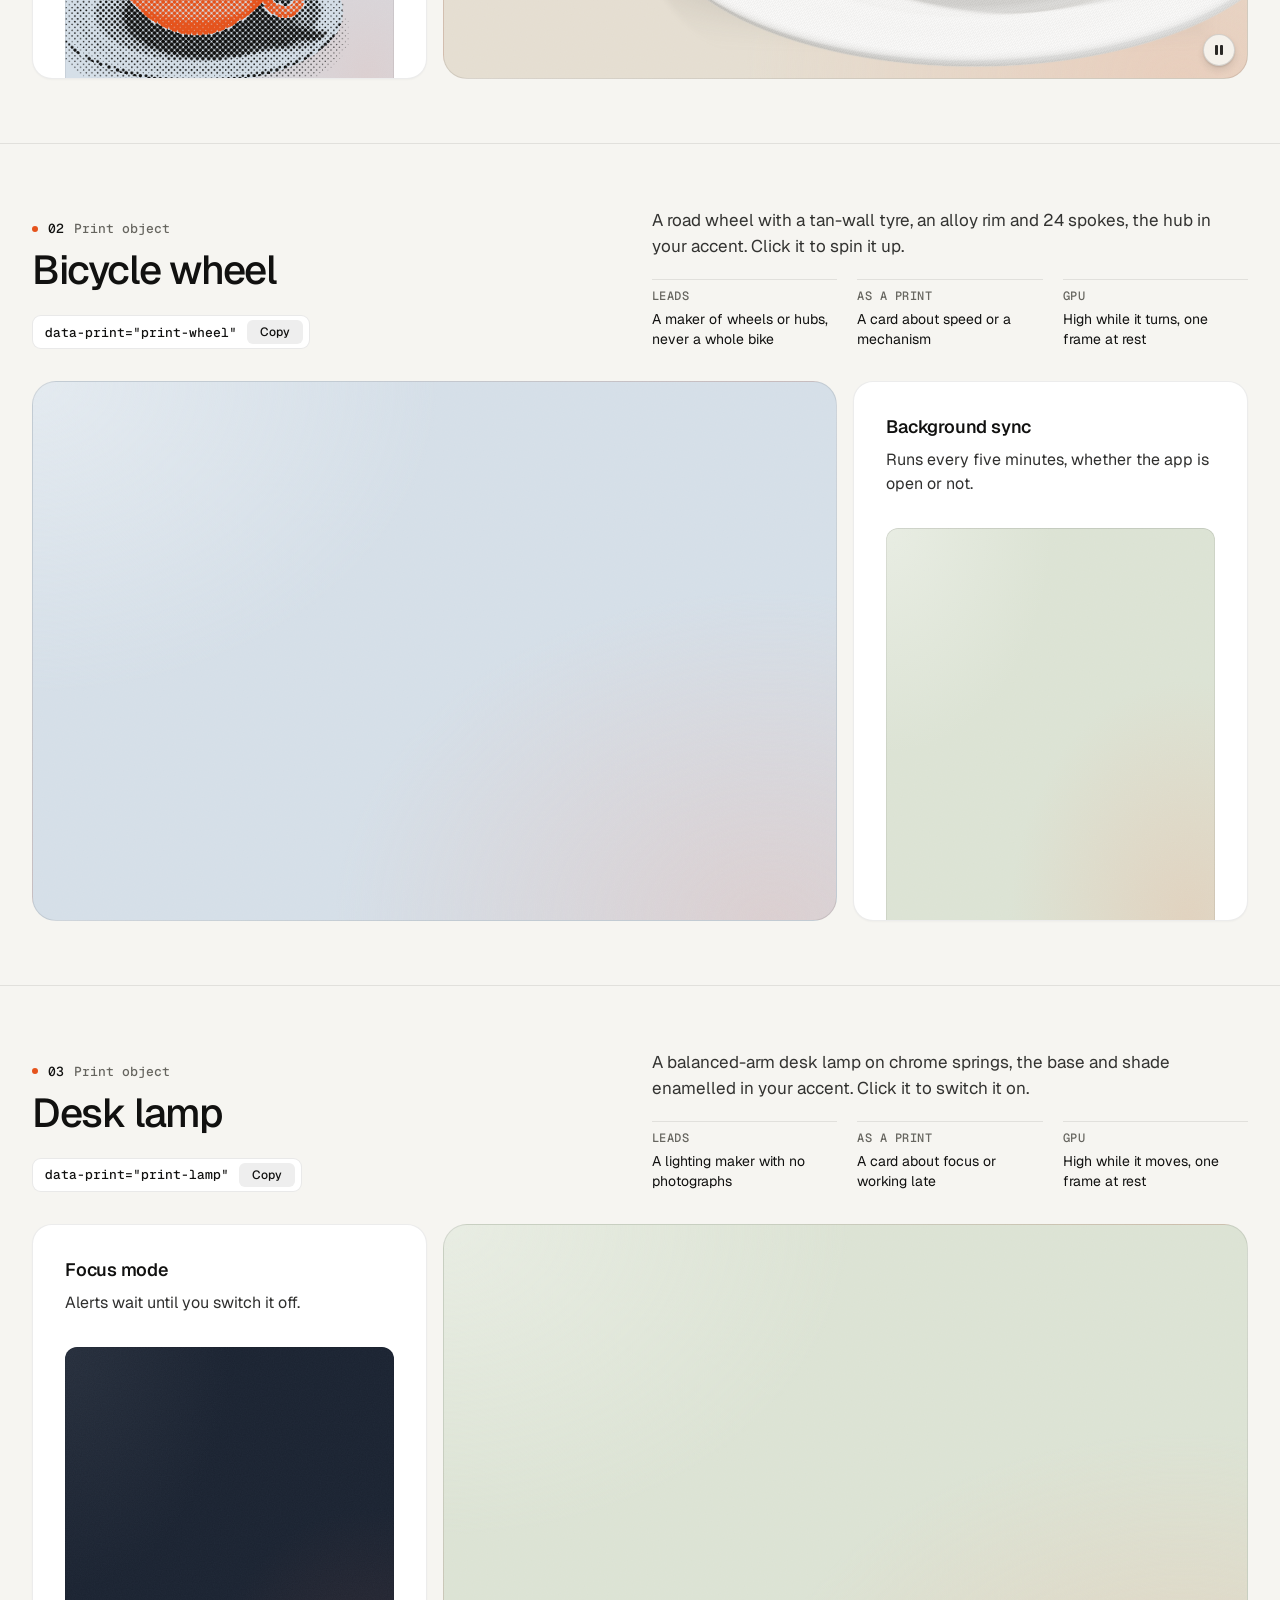
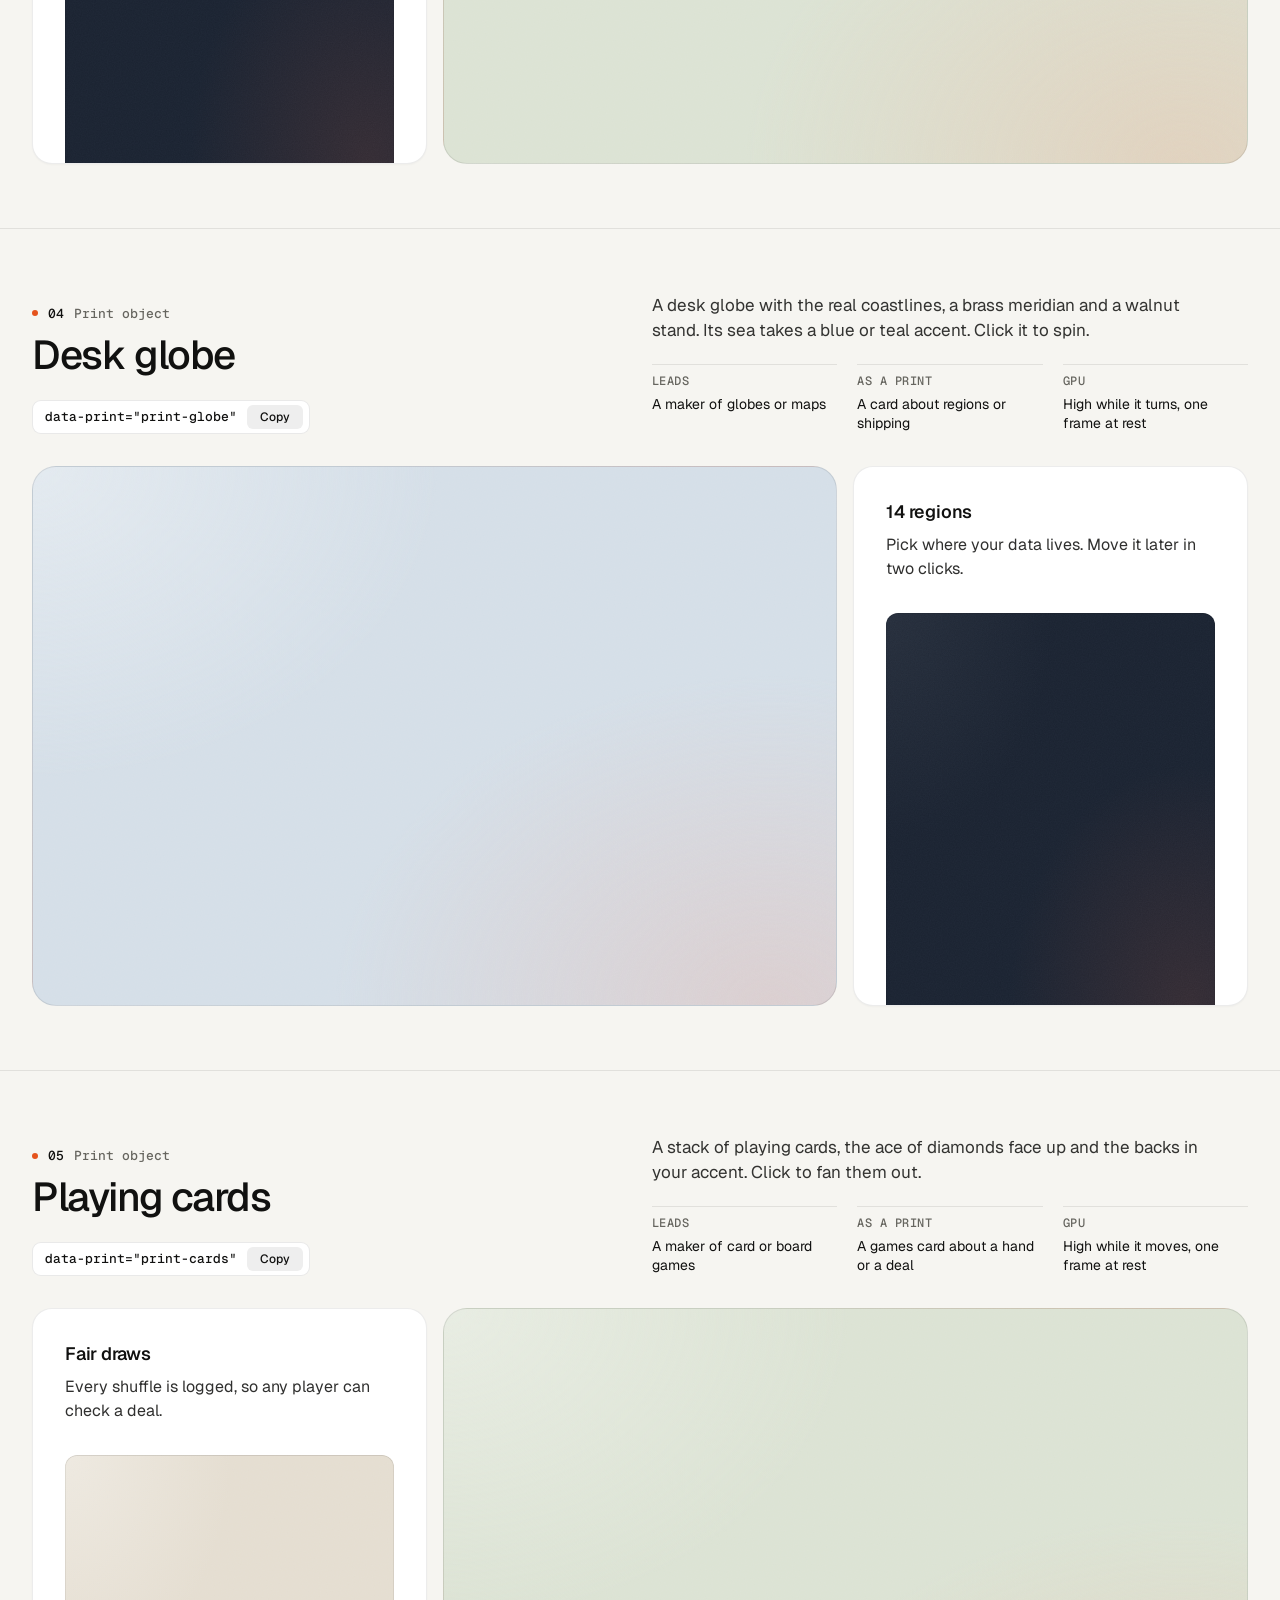
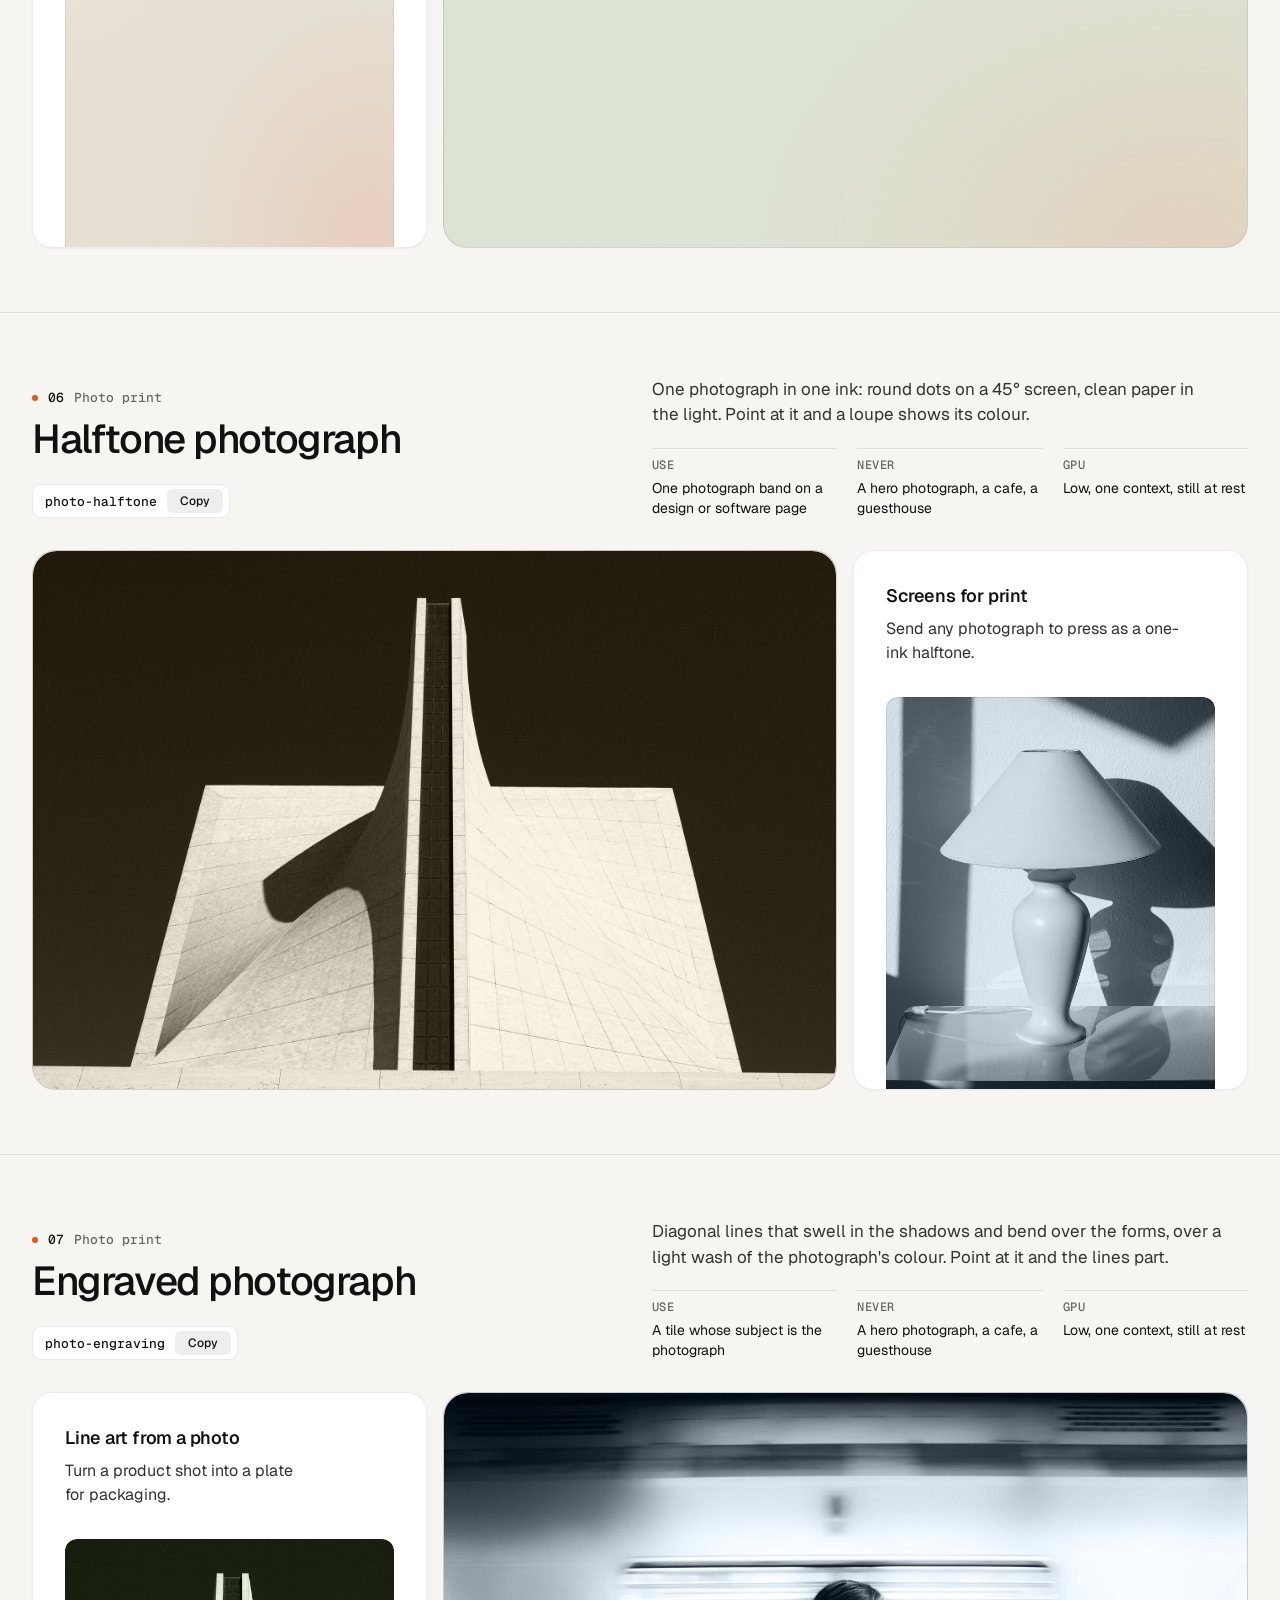
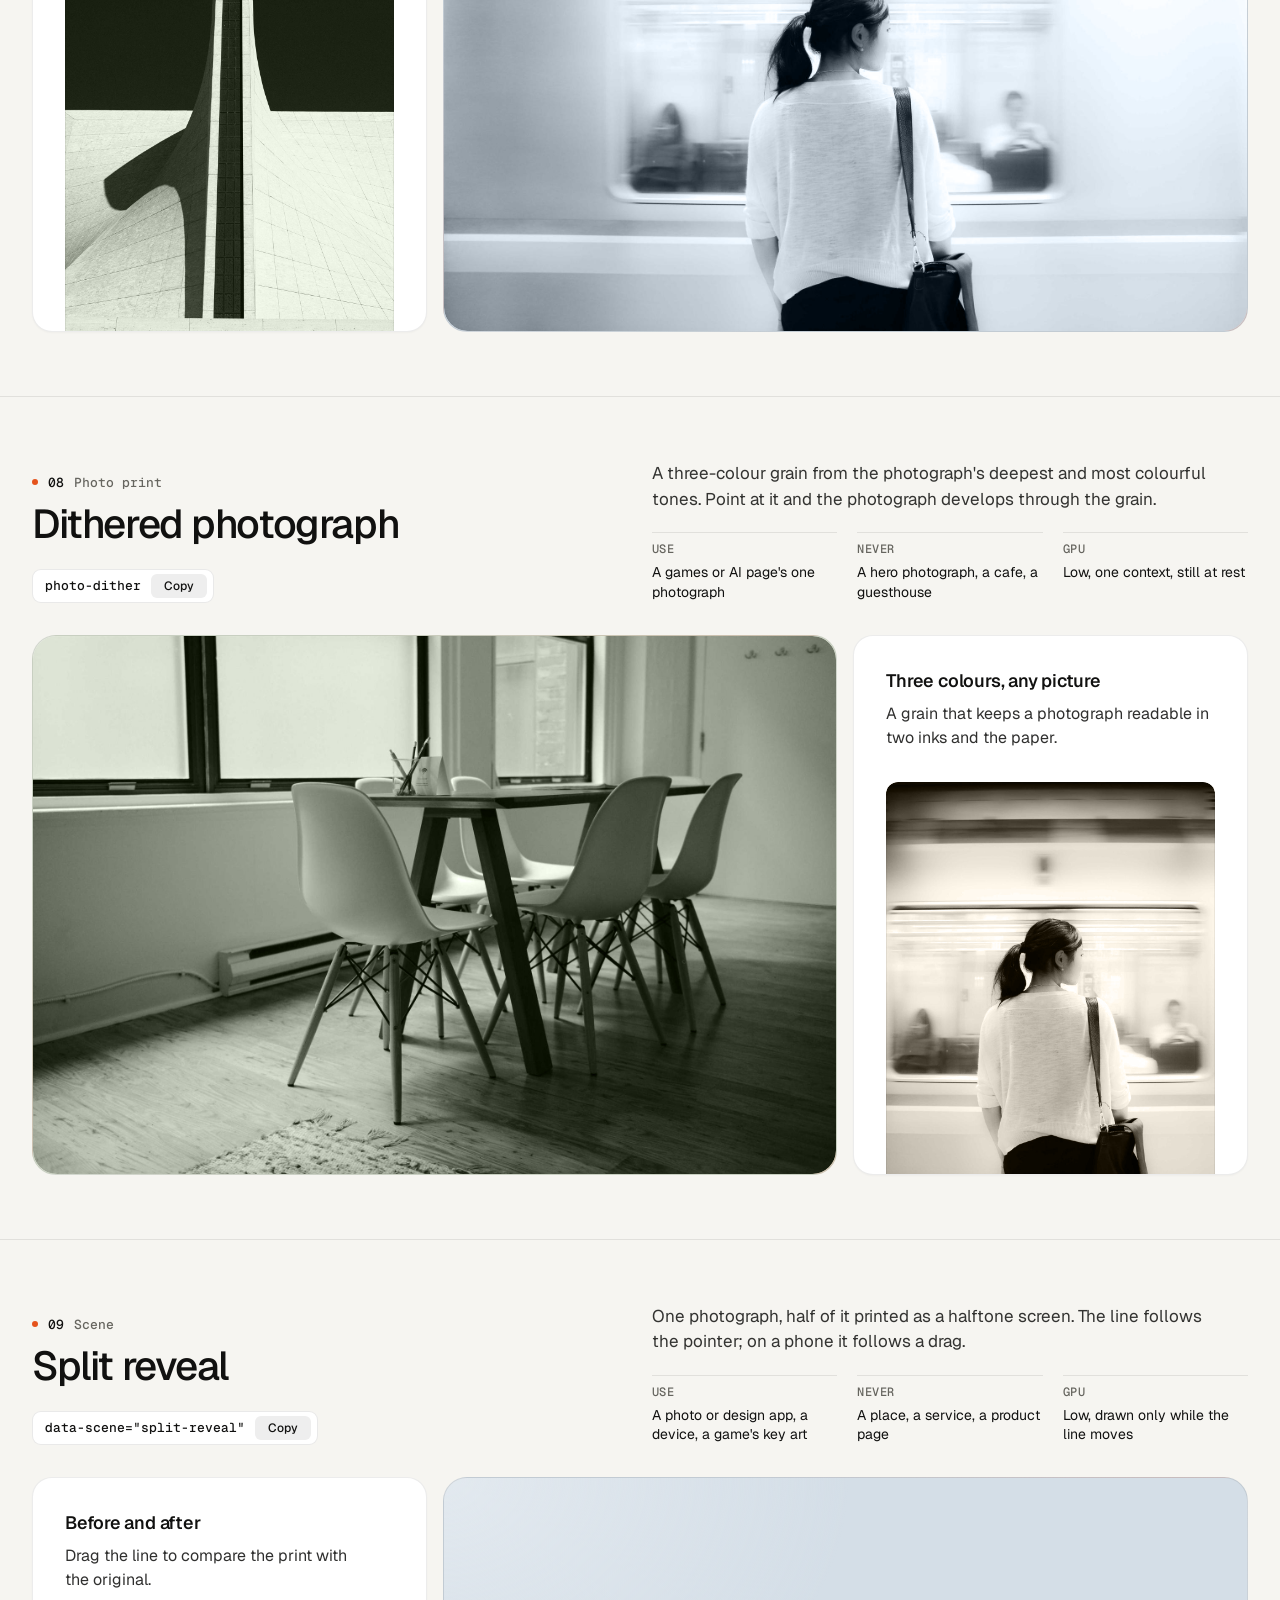
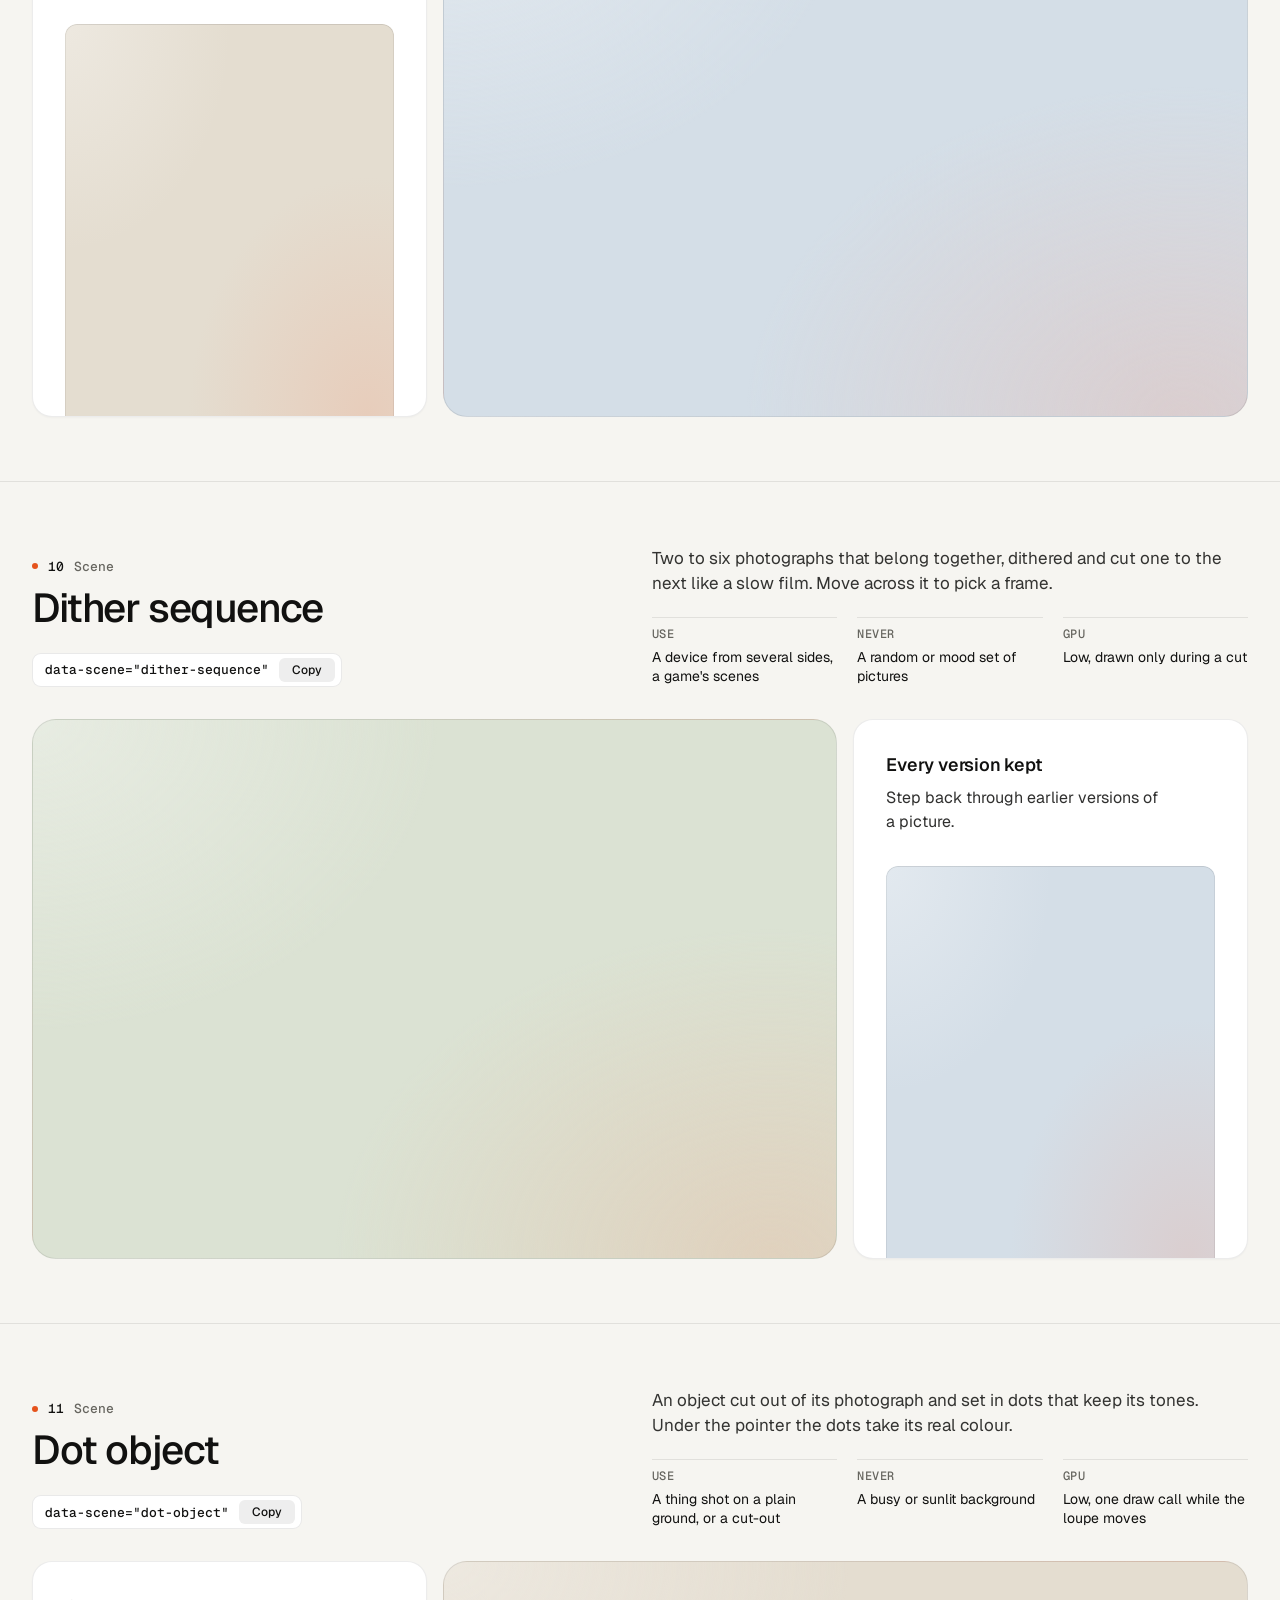
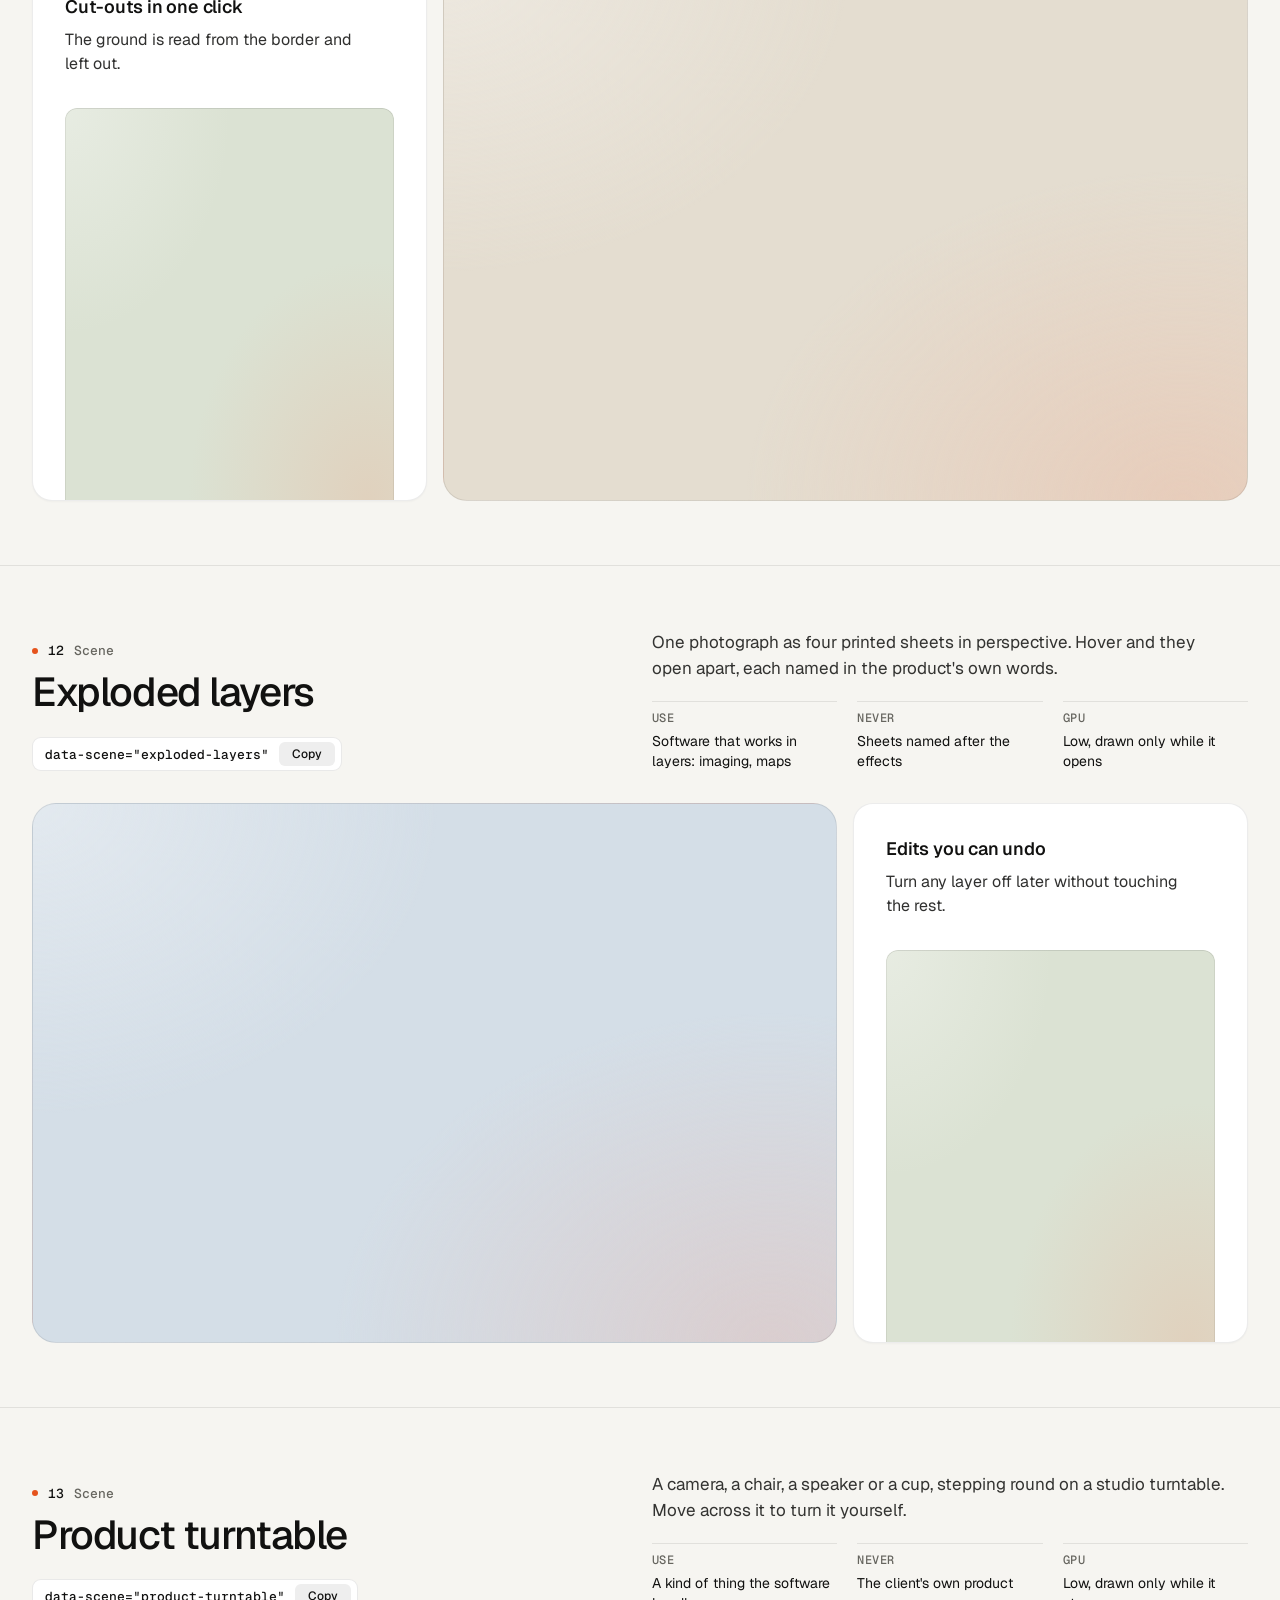
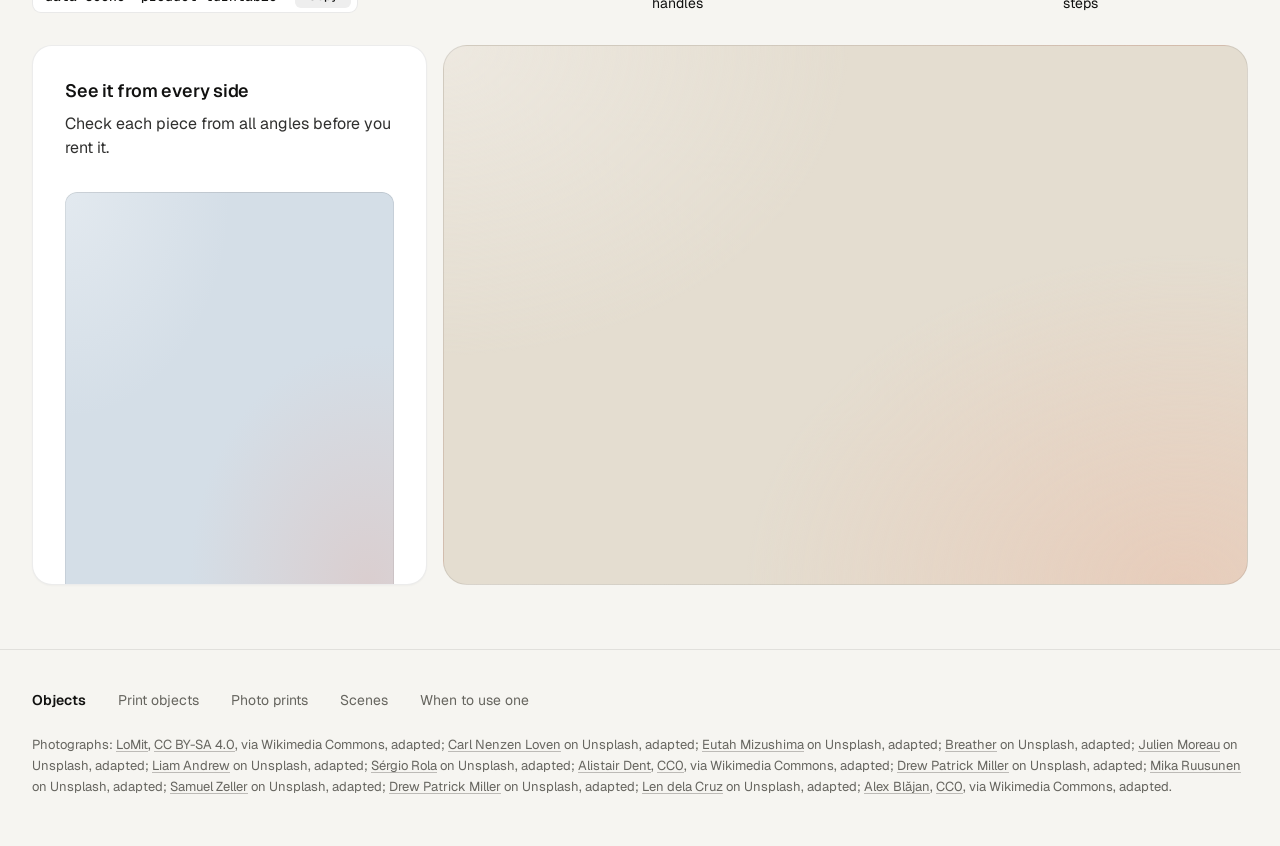
<file: .claude/skills/design-taste-frontend/assets/objects/index.html>
<!doctype html>
<html lang="en" data-palette="paper">
<head>
<script>window.__tpGlMax = 16;   /* a gallery shows many live effects at once; a page of a site keeps the default 4 (fx.js) */</script>
<meta charset="utf-8">
<meta name="viewport" content="width=device-width, initial-scale=1">
<title>Objects</title>
<meta name="description" content="Thirteen objects for one strong moment a page: products drawn in code, photographs printed by a shader, scenes that answer the pointer.">
<link rel="icon" href="data:,">
<link rel="preconnect" href="https://fonts.googleapis.com">
<link rel="preconnect" href="https://fonts.gstatic.com" crossorigin>
<link href="https://fonts.googleapis.com/css2?family=Geist:wght@300..700&family=Geist+Mono:wght@400;500&display=swap" rel="stylesheet">
<link rel="stylesheet" href="../ui/base.css">
<link rel="stylesheet" href="../ui/cards.css">
<style>
  /* palettes: page tokens, four grounds (--g1 sand, --g2 sky, --g3 sage, --g4 deep) and the globe's sea */
  :root {
    --font-text: "Geist", system-ui, sans-serif; --font-mono: "Geist Mono", ui-monospace, monospace;
    --ease: cubic-bezier(.2, .7, .2, 1);
    --gutter: 32px; --max: 1312px;
  }
  [data-palette="paper"] { --bg: #f6f5f1; --card: #ffffff; --surface: #ffffff; --ink: #111110; --muted: #66655f; --accent: #e5531c; --accent-ink: #ffffff;
    --g1: #e4ddd0; --g2: #d4dee7; --g3: #dbe2d3; --g4: #1a2230; --sea: #2f6aa8; --line: rgb(17 17 16 / 0.09); }
  [data-palette="stone"] { --bg: #e6e5e1; --card: #f3f2ef; --surface: #f3f2ef; --ink: #1a1b1d; --muted: #5d5e62; --accent: #2456d6; --accent-ink: #ffffff;
    --g1: #d6d5d0; --g2: #c9d4df; --g3: #dad3c6; --g4: #1d2633; --sea: #2456d6; --line: rgb(26 27 29 / 0.1); }
  [data-palette="graphite"] { --bg: #0b0b0c; --card: #141416; --surface: #141416; --ink: #f2f2ef; --muted: #96979c; --accent: #ff7a3c; --accent-ink: #120c08;
    --g1: #1e1d1b; --g2: #17202a; --g3: #1b201b; --g4: #23262c; --sea: #4f9be0; --line: rgb(242 242 239 / 0.09); }
  [data-palette="night"] { --bg: #070b14; --card: #0e1420; --surface: #0e1420; --ink: #e9edf3; --muted: #8b94a4; --accent: #5ab9fc; --accent-ink: #07101a;
    --g1: #121a29; --g2: #0f2231; --g3: #16202b; --g4: #1b2536; --sea: #5ab9fc; --line: rgb(233 237 243 / 0.09); }

  * { box-sizing: border-box; }
  html { scroll-padding-top: 64px; }
  html, body { margin: 0; }
  body { font-family: var(--font-text); background: var(--bg); color: var(--ink); -webkit-font-smoothing: antialiased; font-size: 16px; line-height: 1.5;
    transition: background-color 320ms var(--ease), color 320ms var(--ease); }
  a { color: inherit; }
  .wrap { max-width: var(--max); margin: 0 auto; padding: 0 var(--gutter); }

  /* ------------------------------------------------ the bar */
  .bar { position: sticky; top: 0; z-index: 30; background: color-mix(in oklab, var(--bg) 84%, transparent); backdrop-filter: blur(16px) saturate(1.2); border-bottom: 1px solid var(--line); }
  .bar__in { height: 64px; display: flex; align-items: center; gap: 32px; }
  .brand { display: inline-flex; align-items: center; gap: 10px; font-weight: 600; font-size: 15px; letter-spacing: -0.01em; text-decoration: none; }
  .brand svg { width: 22px; height: 22px; }
  .brand svg .a { fill: var(--accent); transition: transform 420ms var(--ease); transform-origin: 11px 11px; }
  .brand:hover svg .a { transform: rotate(90deg); }
  .nav { display: flex; gap: 24px; font-size: 14px; }
  .nav a { position: relative; text-decoration: none; color: var(--muted); transition: color 180ms ease; padding: 6px 0; }
  .nav a::after { content: ""; position: absolute; left: 0; right: 0; bottom: 0; height: 1px; background: currentColor; transform: scaleX(0); transform-origin: left; transition: transform 260ms var(--ease); }
  .nav a:hover { color: var(--ink); }
  .nav a:hover::after { transform: scaleX(1); }
  .sp { flex: 1; }
  .swatches { display: flex; align-items: center; gap: 6px; padding: 4px; border-radius: 999px; border: 1px solid var(--line); background: var(--card); }
  .sw { position: relative; width: 26px; height: 26px; border-radius: 50%; border: 0; padding: 0; cursor: pointer; background: linear-gradient(135deg, var(--s-bg) 0 50%, var(--s-ac) 50% 100%);
    box-shadow: inset 0 0 0 1px rgb(0 0 0 / 0.12); transition: transform 200ms var(--ease); }
  .sw::after { content: ""; position: absolute; inset: -3px; border-radius: 50%; box-shadow: 0 0 0 1.5px var(--ink); opacity: 0; transform: scale(0.8); transition: opacity 200ms ease, transform 260ms var(--ease); }
  .sw:hover { transform: scale(1.08); }
  .sw:active { transform: scale(0.94); }
  .sw[aria-pressed="true"]::after { opacity: 1; transform: scale(1); }
  .sw:focus-visible { outline: 2px solid var(--ink); outline-offset: 3px; }
  .sw-label { font-size: 13px; color: var(--muted); min-width: 60px; text-align: right; }

  /* ------------------------------------------------ grounds: a soft lit mesh of the ground's own tone, a fine grain */
  .gr, .card > .panel.gr { --calm-k: 0%; background-color: var(--pg);
    background-image:
      radial-gradient(80% 90% at 92% 100%, color-mix(in oklab, var(--accent) 13%, var(--pg)), transparent 68%),
      radial-gradient(70% 80% at 0% 0%, color-mix(in oklab, var(--lift, #ffffff) var(--lift-k, 34%), var(--pg)), transparent 72%); }
  .gr.dk, [data-palette="graphite"] .gr, [data-palette="night"] .gr { --lift: #ffffff; --lift-k: 6%; }
  .grain { position: absolute; inset: 0; z-index: 0; pointer-events: none; opacity: .32; mix-blend-mode: soft-light; border-radius: inherit;
    background-image: url("data:image/svg+xml;utf8,<svg xmlns='http://www.w3.org/2000/svg' width='160' height='160'><filter id='n'><feTurbulence type='fractalNoise' baseFrequency='.85' numOctaves='2' stitchTiles='stitch'/><feColorMatrix values='0 0 0 0 .5  0 0 0 0 .5  0 0 0 0 .5  0 0 0 .9 0'/></filter><rect width='100%' height='100%' filter='url(%23n)'/></svg>"); }
  .slot { position: absolute; inset: 0; z-index: 1; border-radius: inherit; }
  .slot > .host { position: absolute; inset: 0; border-radius: inherit; overflow: hidden; }

  /* ------------------------------------------------ hero */
  .hero { min-height: calc(100svh - 64px); display: grid; align-items: center; padding: 56px 0; }
  .hero__grid { display: grid; grid-template-columns: repeat(12, minmax(0, 1fr)); gap: 24px; align-items: center; }
  .hero__copy { grid-column: 1 / span 5; }
  .hero h1 { margin: 0; font-size: clamp(44px, 3.4vw + 12px, 72px); line-height: 1.02; letter-spacing: -0.045em; font-weight: 520; text-wrap: balance; }
  .hero__lede { margin: 24px 0 0; font-size: 19px; line-height: 1.5; color: var(--muted); max-width: 40ch; text-wrap: pretty; }
  .index { margin: 40px 0 0; padding: 0; list-style: none; border-top: 1px solid var(--line); max-width: 460px; }
  .index a { display: grid; grid-template-columns: 1fr auto 20px; align-items: center; gap: 16px; padding: 14px 0; border-bottom: 1px solid var(--line); text-decoration: none; font-size: 16px; font-weight: 500; }
  .index a span { font: 500 13px/1 var(--font-mono); color: var(--muted); }
  .index a svg { width: 16px; height: 16px; transition: transform 260ms var(--ease); }
  .index a:hover svg { transform: translateX(4px); }
  .hero__pics { grid-column: 7 / span 6; display: grid; grid-template-columns: 1fr 1fr; gap: 16px; height: min(70svh, 660px); min-height: 440px; }
  .pic { position: relative; overflow: clip; border-radius: 20px; border: 1px solid var(--line); isolation: isolate; }
  .pic img { position: absolute; inset: 0; width: 100%; height: 100%; object-fit: cover; object-position: 50% 42%; display: block; }
  .pic--down { margin-top: 48px; }

  /* ------------------------------------------------ an object, one screen */
  .obj { min-height: calc(100svh - 64px); display: grid; align-content: center; padding: 64px 0; border-top: 1px solid var(--line); }
  .obj__head { display: grid; grid-template-columns: repeat(12, minmax(0, 1fr)); gap: 24px; align-items: end; margin-bottom: 32px; }
  .obj__title { grid-column: 1 / span 5; }
  .obj__n { margin: 0 0 14px; font: 500 13px/1 var(--font-mono); color: var(--muted); display: flex; gap: 10px; align-items: center; }
  .obj__n b { color: var(--ink); font-weight: 500; }
  .obj__n i { width: 6px; height: 6px; border-radius: 50%; background: var(--accent); display: inline-block; }
  .obj h2 { margin: 0; font-size: clamp(34px, 1.9vw + 16px, 52px); line-height: 1.04; letter-spacing: -0.035em; font-weight: 520; text-wrap: balance; }
  .obj__about { grid-column: 7 / span 6; }
  .obj__line { margin: 0; font-size: 17px; line-height: 1.5; color: color-mix(in oklab, var(--ink) 82%, var(--bg)); max-width: 52ch; text-wrap: pretty; }
  .facts { display: grid; grid-template-columns: repeat(3, minmax(0, 1fr)); gap: 20px; margin: 20px 0 0; }
  .facts div { border-top: 1px solid var(--line); padding-top: 10px; }
  .facts dt { font: 500 12px/1 var(--font-mono); color: var(--muted); text-transform: uppercase; letter-spacing: .04em; }
  .facts dd { margin: 8px 0 0; font-size: 14px; line-height: 1.4; }
  .copy { margin-top: 24px; display: inline-flex; align-items: center; gap: 10px; height: 34px; padding: 0 6px 0 12px; border-radius: 9px; border: 1px solid var(--line);
    background: var(--card); color: var(--ink); font: 500 13px/1 var(--font-mono); cursor: pointer; transition: border-color 180ms ease, transform 160ms var(--ease); }
  .copy:hover { border-color: color-mix(in oklab, var(--ink) 24%, transparent); }
  .copy:active { transform: scale(0.97); }
  .copy:focus-visible { outline: 2px solid var(--ink); outline-offset: 2px; }
  .copy em { font-style: normal; display: inline-grid; place-items: center; height: 24px; padding: 0 8px; border-radius: 6px; background: color-mix(in oklab, var(--ink) 7%, transparent); font-family: var(--font-text); font-size: 12px; overflow: hidden; }
  .copy em span { grid-area: 1 / 1; transition: transform 260ms var(--ease), opacity 200ms ease; }
  .copy em span + span { transform: translateY(110%); opacity: 0; }
  .copy.done em span:first-child { transform: translateY(-110%); opacity: 0; }
  .copy.done em span + span { transform: none; opacity: 1; }

  .duo { display: grid; grid-template-columns: repeat(12, minmax(0, 1fr)); gap: 16px; height: clamp(400px, calc(100svh - 360px), 600px); }
  .big { grid-column: 1 / span 8; position: relative; overflow: clip; isolation: isolate; border-radius: 24px; border: 1px solid var(--line); }
  .duo .card { grid-column: 9 / span 4; }
  .obj:nth-of-type(even) .big { grid-column: 5 / span 8; grid-row: 1; }
  .obj:nth-of-type(even) .duo .card { grid-column: 1 / span 4; grid-row: 1; }
  .duo .card > .panel { flex: 1 1 auto; min-height: 0; }

  /* ------------------------------------------------ footer */
  .foot { border-top: 1px solid var(--line); padding: 40px 0 48px; font-size: 14px; color: var(--muted); }
  .foot__row { display: flex; flex-wrap: wrap; gap: 12px 32px; align-items: baseline; }
  .foot__row b { color: var(--ink); font-weight: 600; }
  .foot__row a { text-decoration: none; }
  .foot__row a:hover { color: var(--ink); }
  .credits { margin: 24px 0 0; font-size: 13px; line-height: 1.6; color: var(--muted); }
  .credits a { text-decoration: underline; text-decoration-color: color-mix(in oklab, currentColor 40%, transparent); text-underline-offset: 2px; }

  @media (max-width: 1023px) {
    .hero__copy, .hero__pics { grid-column: 1 / -1; }
    .hero__pics { height: auto; min-height: 0; }
    .pic { aspect-ratio: 3 / 4; }
    .obj__title, .obj__about { grid-column: 1 / -1; }
    .duo { height: auto; grid-template-columns: minmax(0, 1fr); }
    .big, .duo .card, .obj:nth-of-type(even) .big, .obj:nth-of-type(even) .duo .card { grid-column: 1 / -1; grid-row: auto; }
    .big { aspect-ratio: 4 / 3; }
    .duo .card > .panel { flex: none; height: 320px; }
  }
  @media (max-width: 760px) {
    :root { --gutter: 16px; }
    .nav, .sw-label { display: none; }
    .hero { padding: 32px 0 40px; }
    .hero__lede { font-size: 17px; }
    .hero__pics { gap: 10px; }
    .pic { border-radius: 16px; }
    .pic--down { margin-top: 28px; }
    .obj { padding: 72px 0; min-height: 0; }
    .obj .wrap { display: flex; flex-direction: column; }
    .obj__head, .obj__about { display: contents; }
    .obj__title { order: 1; margin-bottom: 16px; }
    .obj__line { order: 2; margin-bottom: 28px; }
    .duo { order: 3; }
    .facts { order: 4; margin-top: 28px; }
    .copy, .index { display: none; }
    .facts { grid-template-columns: minmax(0, 1fr); gap: 0; }
    .facts div { display: grid; grid-template-columns: 96px 1fr; gap: 12px; padding: 10px 0; }
    .facts dd { margin: 0; }
    .big { aspect-ratio: 4 / 5; border-radius: 18px; }
    .duo .card > .panel { height: 300px; }
  }
  @media (prefers-reduced-motion: reduce) { *, *::before, *::after { transition-duration: 0ms !important; } }
</style>
</head>
<body>
<header class="bar">
  <div class="wrap bar__in">
    <a class="brand" href="#top" aria-label="Objects, back to the top">
      <svg viewBox="0 0 22 22" aria-hidden="true"><rect x="1" y="1" width="20" height="20" rx="6" fill="currentColor"/><rect class="a" x="7" y="7" width="8" height="8" rx="2"/></svg>
      Objects
    </a>
    <nav class="nav" aria-label="Families">
      <a href="#print-cup">Print objects</a>
      <a href="#photo-halftone">Photo prints</a>
      <a href="#split-reveal">Scenes</a>
    </nav>
    <span class="sp"></span>
    <span class="sw-label" id="sw-label">Paper</span>
    <div class="swatches" role="group" aria-label="Palette">
      <button type="button" class="sw" data-pal="paper" aria-label="Paper" aria-pressed="true" style="--s-bg:#f6f5f1;--s-ac:#e5531c"></button>
      <button type="button" class="sw" data-pal="stone" aria-label="Stone" aria-pressed="false" style="--s-bg:#e6e5e1;--s-ac:#2456d6"></button>
      <button type="button" class="sw" data-pal="graphite" aria-label="Graphite" aria-pressed="false" style="--s-bg:#141416;--s-ac:#ff7a3c"></button>
      <button type="button" class="sw" data-pal="night" aria-label="Night" aria-pressed="false" style="--s-bg:#0e1420;--s-ac:#5ab9fc"></button>
    </div>
  </div>
</header>

<main id="top">
  <section class="hero">
    <div class="wrap hero__grid">
      <div class="hero__copy">
        <h1>Objects for one strong moment a page.</h1>
        <p class="hero__lede">Products drawn in code, photographs printed by a shader, and scenes that answer the pointer. A photograph leads where there is one. An object leads where there is none.</p>
        <ul class="index">
          <li><a href="#print-cup">Print objects <span>05</span><svg viewBox="0 0 16 16" fill="none" stroke="currentColor" stroke-width="1.5" aria-hidden="true"><path d="M3 8h10M9 4l4 4-4 4"/></svg></a></li>
          <li><a href="#photo-halftone">Photo prints <span>03</span><svg viewBox="0 0 16 16" fill="none" stroke="currentColor" stroke-width="1.5" aria-hidden="true"><path d="M3 8h10M9 4l4 4-4 4"/></svg></a></li>
          <li><a href="#split-reveal">Scenes <span>05</span><svg viewBox="0 0 16 16" fill="none" stroke="currentColor" stroke-width="1.5" aria-hidden="true"><path d="M3 8h10M9 4l4 4-4 4"/></svg></a></li>
        </ul>
      </div>
      <div class="hero__pics">
        <div class="pic"><img src="photo-kit/photos/lamp.jpg" width="1280" height="1757" alt="Cream ceramic table lamp on a glossy side table in low sun" decoding="async"></div>
        <article class="pic pic--down gr" style="--pg: var(--g1)" aria-label="A balanced-arm desk lamp">
          <div class="grain"></div>
          <div class="slot" data-slot='{"kind":"print","id":"print-lamp","place":"card","ground":"g1","params":{"size":1.06,"x":-0.08,"y":-0.2}}'></div>
        </article>
      </div>
    </div>
  </section>

  <!-- ===================================================== print objects -->
  <section class="obj" id="print-cup">
    <div class="wrap">
      <div class="obj__head">
        <div class="obj__title"><p class="obj__n"><i></i><b>01</b> Print object</p><h2>Cup and saucer</h2>
          <button type="button" class="copy" data-copy='<div data-print="print-cup" data-print-place="card"></div>'>data-print="print-cup"<em><span>Copy</span><span>Copied</span></em></button></div>
        <div class="obj__about">
          <p class="obj__line">A porcelain cup of coffee on its saucer, the glaze in your accent. Click it to stir.</p>
          <dl class="facts"><div><dt>Leads</dt><dd>A tableware maker with no photographs</dd></div><div><dt>As a print</dt><dd>A software card about a morning</dd></div><div><dt>GPU</dt><dd>High while it turns, one frame at rest</dd></div></dl>
        </div>
      </div>
      <div class="duo">
        <article class="big gr" style="--pg: var(--g1)"><div class="grain"></div>
          <div class="slot" data-slot='{"kind":"print","id":"print-cup","place":"hero","ground":"g1","params":{"size":0.96,"x":0.16,"y":-0.04}}'></div></article>
        <article class="card"><h3>Morning digest</h3><p>One email at 8:00 with everything that changed overnight.</p>
          <div class="panel gr" style="--pg: var(--g2)"><div class="grain"></div>
            <div class="slot" data-slot='{"kind":"print","id":"print-cup","place":"card","ground":"g2","params":{"effect":"halftone","turn":0}}'></div></div></article>
      </div>
    </div>
  </section>

  <section class="obj" id="print-wheel">
    <div class="wrap">
      <div class="obj__head">
        <div class="obj__title"><p class="obj__n"><i></i><b>02</b> Print object</p><h2>Bicycle wheel</h2>
          <button type="button" class="copy" data-copy='<div data-print="print-wheel" data-print-place="card"></div>'>data-print="print-wheel"<em><span>Copy</span><span>Copied</span></em></button></div>
        <div class="obj__about">
          <p class="obj__line">A road wheel with a tan-wall tyre, an alloy rim and 24 spokes, the hub in your accent. Click it to spin it up.</p>
          <dl class="facts"><div><dt>Leads</dt><dd>A maker of wheels or hubs, never a whole bike</dd></div><div><dt>As a print</dt><dd>A card about speed or a mechanism</dd></div><div><dt>GPU</dt><dd>High while it turns, one frame at rest</dd></div></dl>
        </div>
      </div>
      <div class="duo">
        <article class="big gr" style="--pg: var(--g2)"><div class="grain"></div>
          <div class="slot" data-slot='{"kind":"print","id":"print-wheel","place":"card","ground":"g2","params":{"size":1.34,"x":-0.08,"y":-0.3}}'></div></article>
        <article class="card"><h3>Background sync</h3><p>Runs every five minutes, whether the app is open or not.</p>
          <div class="panel gr" style="--pg: var(--g3)"><div class="grain"></div>
            <div class="slot" data-slot='{"kind":"print","id":"print-wheel","place":"card","ground":"g3","params":{"effect":"halftone","turn":0}}'></div></div></article>
      </div>
    </div>
  </section>

  <section class="obj" id="print-lamp">
    <div class="wrap">
      <div class="obj__head">
        <div class="obj__title"><p class="obj__n"><i></i><b>03</b> Print object</p><h2>Desk lamp</h2>
          <button type="button" class="copy" data-copy='<div data-print="print-lamp" data-print-place="card"></div>'>data-print="print-lamp"<em><span>Copy</span><span>Copied</span></em></button></div>
        <div class="obj__about">
          <p class="obj__line">A balanced-arm desk lamp on chrome springs, the base and shade enamelled in your accent. Click it to switch it on.</p>
          <dl class="facts"><div><dt>Leads</dt><dd>A lighting maker with no photographs</dd></div><div><dt>As a print</dt><dd>A card about focus or working late</dd></div><div><dt>GPU</dt><dd>High while it moves, one frame at rest</dd></div></dl>
        </div>
      </div>
      <div class="duo">
        <article class="big gr" style="--pg: var(--g3)"><div class="grain"></div>
          <div class="slot" data-slot='{"kind":"print","id":"print-lamp","place":"hero","ground":"g3","params":{"size":0.98,"x":0.14,"y":-0.06,"angle":-24}}'></div></article>
        <article class="card"><h3>Focus mode</h3><p>Alerts wait until you switch it off.</p>
          <div class="panel gr dk" style="--pg: var(--g4)"><div class="grain"></div>
            <div class="slot" data-slot='{"kind":"print","id":"print-lamp","place":"card","ground":"g4","params":{"effect":"dither","step":1,"turn":0}}' aria-label="A desk lamp, switched on"></div></div></article>
      </div>
    </div>
  </section>

  <section class="obj" id="print-globe">
    <div class="wrap">
      <div class="obj__head">
        <div class="obj__title"><p class="obj__n"><i></i><b>04</b> Print object</p><h2>Desk globe</h2>
          <button type="button" class="copy" data-copy='<div data-print="print-globe" data-print-place="card" data-print-params=&apos;{"effect":"engrave"}&apos;></div>'>data-print="print-globe"<em><span>Copy</span><span>Copied</span></em></button></div>
        <div class="obj__about">
          <p class="obj__line">A desk globe with the real coastlines, a brass meridian and a walnut stand. Its sea takes a blue or teal accent. Click it to spin.</p>
          <dl class="facts"><div><dt>Leads</dt><dd>A maker of globes or maps</dd></div><div><dt>As a print</dt><dd>A card about regions or shipping</dd></div><div><dt>GPU</dt><dd>High while it turns, one frame at rest</dd></div></dl>
        </div>
      </div>
      <div class="duo">
        <article class="big gr" style="--pg: var(--g2)"><div class="grain"></div>
          <div class="slot" data-slot='{"kind":"print","id":"print-globe","place":"card","ground":"g2","sea":true,"params":{"size":1.3,"x":-0.1,"y":-0.3}}'></div></article>
        <article class="card"><h3>14 regions</h3><p>Pick where your data lives. Move it later in two clicks.</p>
          <div class="panel gr dk" style="--pg: var(--g4)"><div class="grain"></div>
            <div class="slot" data-slot='{"kind":"print","id":"print-globe","place":"card","ground":"g4","sea":true,"params":{"effect":"engrave","turn":0}}'></div></div></article>
      </div>
    </div>
  </section>

  <section class="obj" id="print-cards">
    <div class="wrap">
      <div class="obj__head">
        <div class="obj__title"><p class="obj__n"><i></i><b>05</b> Print object</p><h2>Playing cards</h2>
          <button type="button" class="copy" data-copy='<div data-print="print-cards" data-print-place="card"></div>'>data-print="print-cards"<em><span>Copy</span><span>Copied</span></em></button></div>
        <div class="obj__about">
          <p class="obj__line">A stack of playing cards, the ace of diamonds face up and the backs in your accent. Click to fan them out.</p>
          <dl class="facts"><div><dt>Leads</dt><dd>A maker of card or board games</dd></div><div><dt>As a print</dt><dd>A games card about a hand or a deal</dd></div><div><dt>GPU</dt><dd>High while it moves, one frame at rest</dd></div></dl>
        </div>
      </div>
      <div class="duo">
        <article class="big gr" style="--pg: var(--g3)"><div class="grain"></div>
          <div class="slot" data-slot='{"kind":"print","id":"print-cards","place":"hero","ground":"g3","params":{"size":0.98,"x":0.16,"y":-0.04}}'></div></article>
        <article class="card"><h3>Fair draws</h3><p>Every shuffle is logged, so any player can check a deal.</p>
          <div class="panel gr" style="--pg: var(--g1)"><div class="grain"></div>
            <div class="slot" data-slot='{"kind":"print","id":"print-cards","place":"card","ground":"g1","params":{"effect":"halftone","turn":0}}'></div></div></article>
      </div>
    </div>
  </section>

  <!-- ===================================================== photo prints -->
  <section class="obj" id="photo-halftone">
    <div class="wrap">
      <div class="obj__head">
        <div class="obj__title"><p class="obj__n"><i></i><b>06</b> Photo print</p><h2>Halftone photograph</h2>
          <button type="button" class="copy" data-copy="import print from './assets/objects/photo-halftone/object.js'; print.mount(frame, { palette: fx.readPalette(frame) });">photo-halftone<em><span>Copy</span><span>Copied</span></em></button></div>
        <div class="obj__about">
          <p class="obj__line">One photograph in one ink: round dots on a 45° screen, clean paper in the light. Point at it and a loupe shows its colour.</p>
          <dl class="facts"><div><dt>Use</dt><dd>One photograph band on a design or software page</dd></div><div><dt>Never</dt><dd>A hero photograph, a cafe, a guesthouse</dd></div><div><dt>GPU</dt><dd>Low, one context, still at rest</dd></div></dl>
        </div>
      </div>
      <div class="duo">
        <article class="big gr" style="--pg: var(--g1)">
          <div class="slot" data-slot='{"kind":"photo","id":"photo-halftone","ground":"g1","photo":"concrete"}'></div></article>
        <article class="card"><h3>Screens for print</h3><p>Send any photograph to press as a one-ink halftone.</p>
          <div class="panel gr" style="--pg: var(--g2)">
            <div class="slot" data-slot='{"kind":"photo","id":"photo-halftone","ground":"g2","photo":"lamp","params":{"tint":1}}'></div></div></article>
      </div>
    </div>
  </section>

  <section class="obj" id="photo-engraving">
    <div class="wrap">
      <div class="obj__head">
        <div class="obj__title"><p class="obj__n"><i></i><b>07</b> Photo print</p><h2>Engraved photograph</h2>
          <button type="button" class="copy" data-copy="import print from './assets/objects/photo-engraving/object.js'; print.mount(frame, { palette: fx.readPalette(frame) });">photo-engraving<em><span>Copy</span><span>Copied</span></em></button></div>
        <div class="obj__about">
          <p class="obj__line">Diagonal lines that swell in the shadows and bend over the forms, over a light wash of the photograph's colour. Point at it and the lines part.</p>
          <dl class="facts"><div><dt>Use</dt><dd>A tile whose subject is the photograph</dd></div><div><dt>Never</dt><dd>A hero photograph, a cafe, a guesthouse</dd></div><div><dt>GPU</dt><dd>Low, one context, still at rest</dd></div></dl>
        </div>
      </div>
      <div class="duo">
        <article class="big gr" style="--pg: var(--g2)">
          <div class="slot" data-slot='{"kind":"photo","id":"photo-engraving","ground":"g2","photo":"platform","photoDark":"concrete"}'></div></article>
        <article class="card"><h3>Line art from a photo</h3><p>Turn a product shot into a plate for packaging.</p>
          <div class="panel gr" style="--pg: var(--g3)">
            <div class="slot" data-slot='{"kind":"photo","id":"photo-engraving","ground":"g3","photo":"concrete","photoDark":"room"}'></div></div></article>
      </div>
    </div>
  </section>

  <section class="obj" id="photo-dither">
    <div class="wrap">
      <div class="obj__head">
        <div class="obj__title"><p class="obj__n"><i></i><b>08</b> Photo print</p><h2>Dithered photograph</h2>
          <button type="button" class="copy" data-copy="import print from './assets/objects/photo-dither/object.js'; print.mount(frame, { palette: fx.readPalette(frame) });">photo-dither<em><span>Copy</span><span>Copied</span></em></button></div>
        <div class="obj__about">
          <p class="obj__line">A three-colour grain from the photograph's deepest and most colourful tones. Point at it and the photograph develops through the grain.</p>
          <dl class="facts"><div><dt>Use</dt><dd>A games or AI page's one photograph</dd></div><div><dt>Never</dt><dd>A hero photograph, a cafe, a guesthouse</dd></div><div><dt>GPU</dt><dd>Low, one context, still at rest</dd></div></dl>
        </div>
      </div>
      <div class="duo">
        <article class="big gr" style="--pg: var(--g3)">
          <div class="slot" data-slot='{"kind":"photo","id":"photo-dither","ground":"g3","photo":"room"}'></div></article>
        <article class="card"><h3>Three colours, any picture</h3><p>A grain that keeps a photograph readable in two inks and the paper.</p>
          <div class="panel gr" style="--pg: var(--g1)">
            <div class="slot" data-slot='{"kind":"photo","id":"photo-dither","ground":"g1","photo":"platform"}'></div></div></article>
      </div>
    </div>
  </section>

  <!-- ===================================================== scenes -->
  <section class="obj" id="split-reveal">
    <div class="wrap">
      <div class="obj__head">
        <div class="obj__title"><p class="obj__n"><i></i><b>09</b> Scene</p><h2>Split reveal</h2>
          <button type="button" class="copy" data-copy='<div data-scene="split-reveal" data-scene-src="assets/img/photo.jpg"></div>'>data-scene="split-reveal"<em><span>Copy</span><span>Copied</span></em></button></div>
        <div class="obj__about">
          <p class="obj__line">One photograph, half of it printed as a halftone screen. The line follows the pointer; on a phone it follows a drag.</p>
          <dl class="facts"><div><dt>Use</dt><dd>A photo or design app, a device, a game's key art</dd></div><div><dt>Never</dt><dd>A place, a service, a product page</dd></div><div><dt>GPU</dt><dd>Low, drawn only while the line moves</dd></div></dl>
        </div>
      </div>
      <div class="duo">
        <article class="big gr" style="--pg: var(--g2)">
          <div class="slot" data-slot='{"kind":"scene","id":"split-reveal","ground":"g2","src":"default"}'></div></article>
        <article class="card"><h3>Before and after</h3><p>Drag the line to compare the print with the original.</p>
          <div class="panel gr" style="--pg: var(--g1)">
            <div class="slot" data-slot='{"kind":"scene","id":"split-reveal","ground":"g1","src":"roof","params":{"side":"right","split":0.42}}'></div></div></article>
      </div>
    </div>
  </section>

  <section class="obj" id="dither-sequence">
    <div class="wrap">
      <div class="obj__head">
        <div class="obj__title"><p class="obj__n"><i></i><b>10</b> Scene</p><h2>Dither sequence</h2>
          <button type="button" class="copy" data-copy='<div data-scene="dither-sequence" data-scene-src=&apos;[{"src":"a.jpg"},{"src":"b.jpg"}]&apos;></div>'>data-scene="dither-sequence"<em><span>Copy</span><span>Copied</span></em></button></div>
        <div class="obj__about">
          <p class="obj__line">Two to six photographs that belong together, dithered and cut one to the next like a slow film. Move across it to pick a frame.</p>
          <dl class="facts"><div><dt>Use</dt><dd>A device from several sides, a game's scenes</dd></div><div><dt>Never</dt><dd>A random or mood set of pictures</dd></div><div><dt>GPU</dt><dd>Low, drawn only during a cut</dd></div></dl>
        </div>
      </div>
      <div class="duo">
        <article class="big gr" style="--pg: var(--g3)">
          <div class="slot" data-slot='{"kind":"scene","id":"dither-sequence","ground":"g3","src":"default"}'></div></article>
        <article class="card"><h3>Every version kept</h3><p>Step back through earlier versions of a picture.</p>
          <div class="panel gr" style="--pg: var(--g2)">
            <div class="slot" data-slot='{"kind":"scene","id":"dither-sequence","ground":"g2","src":"spirals","params":{"fit":"contain","autoplay":0}}'></div></div></article>
      </div>
    </div>
  </section>

  <section class="obj" id="dot-object">
    <div class="wrap">
      <div class="obj__head">
        <div class="obj__title"><p class="obj__n"><i></i><b>11</b> Scene</p><h2>Dot object</h2>
          <button type="button" class="copy" data-copy='<div data-scene="dot-object" data-scene-src="assets/img/object-on-white.jpg"></div>'>data-scene="dot-object"<em><span>Copy</span><span>Copied</span></em></button></div>
        <div class="obj__about">
          <p class="obj__line">An object cut out of its photograph and set in dots that keep its tones. Under the pointer the dots take its real colour.</p>
          <dl class="facts"><div><dt>Use</dt><dd>A thing shot on a plain ground, or a cut-out</dd></div><div><dt>Never</dt><dd>A busy or sunlit background</dd></div><div><dt>GPU</dt><dd>Low, one draw call while the loupe moves</dd></div></dl>
        </div>
      </div>
      <div class="duo">
        <article class="big gr" style="--pg: var(--g1)">
          <div class="slot" data-slot='{"kind":"scene","id":"dot-object","ground":"g1","src":"default"}'></div></article>
        <article class="card"><h3>Cut-outs in one click</h3><p>The ground is read from the border and left out.</p>
          <div class="panel gr" style="--pg: var(--g3)">
            <div class="slot" data-slot='{"kind":"scene","id":"dot-object","ground":"g3","src":"dahlia"}'></div></div></article>
      </div>
    </div>
  </section>

  <section class="obj" id="exploded-layers">
    <div class="wrap">
      <div class="obj__head">
        <div class="obj__title"><p class="obj__n"><i></i><b>12</b> Scene</p><h2>Exploded layers</h2>
          <button type="button" class="copy" data-copy='<div data-scene="exploded-layers" data-scene-src="assets/img/photo.jpg" data-scene-params=&apos;{"names":["Photo","Colour","Light","Depth"]}&apos;></div>'>data-scene="exploded-layers"<em><span>Copy</span><span>Copied</span></em></button></div>
        <div class="obj__about">
          <p class="obj__line">One photograph as four printed sheets in perspective. Hover and they open apart, each named in the product's own words.</p>
          <dl class="facts"><div><dt>Use</dt><dd>Software that works in layers: imaging, maps</dd></div><div><dt>Never</dt><dd>Sheets named after the effects</dd></div><div><dt>GPU</dt><dd>Low, drawn only while it opens</dd></div></dl>
        </div>
      </div>
      <div class="duo">
        <article class="big gr" style="--pg: var(--g2)">
          <div class="slot" data-slot='{"kind":"scene","id":"exploded-layers","ground":"g2","src":"default","params":{"names":["Photo","Colour","Light","Depth"]}}'></div></article>
        <article class="card"><h3>Edits you can undo</h3><p>Turn any layer off later without touching the rest.</p>
          <div class="panel gr" style="--pg: var(--g3)">
            <div class="slot" data-slot='{"kind":"scene","id":"exploded-layers","ground":"g3","src":"lattice"}'></div></div></article>
      </div>
    </div>
  </section>

  <section class="obj" id="product-turntable">
    <div class="wrap">
      <div class="obj__head">
        <div class="obj__title"><p class="obj__n"><i></i><b>13</b> Scene</p><h2>Product turntable</h2>
          <button type="button" class="copy" data-copy='<div data-scene="product-turntable" data-scene-params=&apos;{"form":"chair"}&apos;></div>'>data-scene="product-turntable"<em><span>Copy</span><span>Copied</span></em></button></div>
        <div class="obj__about">
          <p class="obj__line">A camera, a chair, a speaker or a cup, stepping round on a studio turntable. Move across it to turn it yourself.</p>
          <dl class="facts"><div><dt>Use</dt><dd>A kind of thing the software handles</dd></div><div><dt>Never</dt><dd>The client's own product</dd></div><div><dt>GPU</dt><dd>Low, drawn only while it steps</dd></div></dl>
        </div>
      </div>
      <div class="duo">
        <article class="big gr" style="--pg: var(--g1)">
          <div class="slot" data-slot='{"kind":"scene","id":"product-turntable","ground":"g1","params":{"form":"camera"}}' aria-label="A camera on a turntable"></div></article>
        <article class="card"><h3>See it from every side</h3><p>Check each piece from all angles before you rent it.</p>
          <div class="panel gr" style="--pg: var(--g2)">
            <div class="slot" data-slot='{"kind":"scene","id":"product-turntable","ground":"g2","params":{"form":"chair","start":-40,"autoplay":0}}' aria-label="A side chair"></div></div></article>
      </div>
    </div>
  </section>
</main>

<footer class="foot">
  <div class="wrap">
    <div class="foot__row">
      <b>Objects</b>
      <a href="_print-core/README.md">Print objects</a>
      <a href="photo-kit/README.md">Photo prints</a>
      <a href="_scenes/README.md">Scenes</a>
      <a href="../../references/effects-objects.md">When to use one</a>
    </div>
    <p class="credits" id="credits"></p>
  </div>
</footer>

<script type="module">
  /*
    The showcase's own mounting: every [data-slot] mounts when it comes near the screen and is destroyed
    when it leaves, and never more than MAX are mounted at once, so the page holds at most 4 live WebGL
    contexts (each mounted object holds one at most; still print objects hold none).
  */
  import fx from '../effects/fx.js';
  import { creditsLine } from './photo-kit/photo.js';
  import { DEFAULT_PHOTO as SPLIT } from './split-reveal/object.js';
  import { DEFAULT_SEQUENCE } from './dither-sequence/object.js';
  import { DEFAULT_PHOTO as TULIP } from './dot-object/object.js';
  import { DEFAULT_PHOTO as MIXER } from './exploded-layers/object.js';

  const MAX = 4, CAP = { print: 4, photo: 3, scene: 4 };
  const root = document.documentElement;
  const q = new URLSearchParams(location.search);
  const U = 'https://unsplash.com/license', CC0 = 'https://creativecommons.org/publicdomain/zero/1.0/';
  const SRC = {
    roof: { id: 618, ratio: 1.5, alt: 'Curving glass and steel lattice roof in black and white', by: 'Mika Ruusunen', licence: 'Unsplash licence', licenceUrl: U, page: 'https://unsplash.com/photos/ypVM8PnygUo' },
    lattice: { id: 893, ratio: 1.5, alt: 'Curved latticed building facade forming sweeping lines', by: 'Samuel Zeller', licence: 'Unsplash licence', licenceUrl: U, page: 'https://unsplash.com/photos/j0g8taxHZa0' },
    spirals: [
      { id: 949, ratio: 0.66, alt: 'A white spiral atrium under a glass dome, seen from below', by: 'Drew Patrick Miller', licence: 'Unsplash licence', licenceUrl: U, page: 'https://unsplash.com/photos/VLT62-JzddA' },
      { id: 679, ratio: 1, alt: 'Spiralling concrete curves around a small round window', by: 'Len dela Cruz', licence: 'Unsplash licence', licenceUrl: U, page: 'https://unsplash.com/photos/ScEKf8u7y-c' },
    ],
    dahlia: { id: 'commons-minimal-orange-dahlia', source: 'commons', ratio: 1.523, width: 5830, focus: [0.5, 0.5], alt: 'An orange dahlia on a black ground', by: 'Alex Blăjan', licence: 'CC0', licenceUrl: CC0,
      url: 'https://upload.wikimedia.org/wikipedia/commons/5/5e/Minimal_orange_dahlia_%28Unsplash%29.jpg', page: 'https://commons.wikimedia.org/wiki/File:Minimal_orange_dahlia_(Unsplash).jpg' },
  };
  const DEFAULTS = { 'split-reveal': SPLIT, 'dither-sequence': DEFAULT_SEQUENCE, 'dot-object': TULIP, 'exploded-layers': MIXER };
  const lib = await fetch(new URL('./photo-kit/photos.json', import.meta.url)).then(r => r.json()).catch(() => ({ photos: [] }));
  const PHOTOS = Object.fromEntries(lib.photos.map(p => [p.key, p]));

  // ---- palette: the page tokens, a ground's paper and an ink that reads on it
  const tok = n => getComputedStyle(root).getPropertyValue(n).trim();
  const lum = hex => { const h = hex.replace('#', ''); const c = [0, 2, 4].map(i => parseInt(h.slice(i, i + 2), 16) / 255); return 0.2126 * c[0] + 0.7152 * c[1] + 0.0722 * c[2]; };
  function paletteFor(cfg) {
    const bg = tok('--' + (cfg.ground || 'g1')), ink = tok('--ink');
    const light = lum(bg) > 0.4, pageLight = lum(ink) < 0.4;
    const gInk = light ? (pageLight ? ink : '#17181b') : (pageLight ? '#eef0f2' : ink);
    return fx.normalizePalette({ bg, surface: bg, ink: gInk, accent: cfg.sea ? tok('--sea') : tok('--accent'), accentInk: tok('--accent-ink') });
  }

  // ---- mounting
  const slots = [...document.querySelectorAll('[data-slot]')];
  const st = new Map(slots.map(el => [el, { cfg: JSON.parse(el.dataset.slot), near: false, ctrl: null, host: null, busy: false }]));
  const mods = new Map();
  const load = id => { if (!mods.has(id)) mods.set(id, import(`./${id}/object.js`).then(m => m.default)); return mods.get(id); };
  // a photo print may name a darker photograph for the dark palettes (a pale one prints as a light plate there)
  const isDark = () => lum(tok('--bg')) < 0.4;
  const photoKey = cfg => (cfg.photoDark && isDark() ? cfg.photoDark : cfg.photo);
  const srcOf = cfg => {
    if (cfg.kind === 'photo') return new URL('./photo-kit/' + PHOTOS[photoKey(cfg)].file, import.meta.url).href;
    if (!cfg.src) return undefined;
    return cfg.src === 'default' ? DEFAULTS[cfg.id] : SRC[cfg.src];
  };
  // a photo print's slot shows its photograph toned into the ground until the print draws, before it
  // mounts too: never an empty panel, even on a slow device
  function underlay(box, cfg) {
    if (cfg.kind !== 'photo') return;
    const p = PHOTOS[photoKey(cfg)];
    Object.assign(box.style, { backgroundColor: 'var(--pg)', backgroundImage: 'url(' + srcOf(cfg) + ')', backgroundSize: 'cover',
      backgroundPosition: (p.focus[0] * 100) + '% ' + (p.focus[1] * 100) + '%', backgroundBlendMode: 'luminosity' });
  }
  async function mount(el) {
    const s = st.get(el);
    s.busy = true;
    try {
      const obj = await load(s.cfg.id);
      if (!s.want) return;
      const host = document.createElement('div');
      host.className = 'host';
      if (el.hasAttribute('aria-label')) host.setAttribute('aria-label', el.getAttribute('aria-label'));
      el.appendChild(host);
      const cfg = s.cfg, palette = paletteFor(cfg);
      let ctrl;
      if (cfg.kind === 'print') ctrl = obj.mount(host, { place: cfg.place, params: cfg.params || {}, palette });
      else if (cfg.kind === 'photo') {
        const p = PHOTOS[photoKey(cfg)];
        s.photo = photoKey(cfg);
        underlay(host, cfg);
        ctrl = obj.mount(host, { palette, src: srcOf(cfg), params: { focusX: p.focus[0], focusY: p.focus[1], ...(cfg.params || {}) } });
      } else ctrl = obj.mount(host, { palette, src: srcOf(cfg), params: cfg.params || {} });
      s.ctrl = ctrl; s.host = host;
    } catch (e) { console.warn('objects:', s.cfg.id, e); }
    finally { s.busy = false; if (!s.want && s.ctrl) unmount(el); schedule(); }
  }
  function unmount(el) {
    const s = st.get(el);
    if (!s.ctrl) return;
    try { s.ctrl.destroy(); } catch (e) { console.warn(e); }
    s.host?.remove();
    s.ctrl = null; s.host = null;
  }
  let queued = 0;
  function reconcile() {
    queued = 0;
    const mid = innerHeight / 2;
    const dist = el => { const r = el.getBoundingClientRect(); return Math.abs((r.top + r.bottom) / 2 - mid); };
    // the nearest first, at most MAX, and at most CAP of one family (photo-kit warns past 3)
    const near = [], kinds = {};
    for (const el of slots.filter(e => st.get(e).near).sort((a, b) => dist(a) - dist(b))) {
      const k = st.get(el).cfg.kind;
      if (near.length < MAX && (kinds[k] || 0) < CAP[k]) { near.push(el); kinds[k] = (kinds[k] || 0) + 1; }
    }
    const want = new Set(near);
    for (const el of slots) { const s = st.get(el); s.want = want.has(el); if (!s.want && s.ctrl && !s.busy) unmount(el); }
    // never more than MAX mounted (or mounting) at once
    let count = slots.filter(el => { const s = st.get(el); return s.ctrl || s.busy; }).length;
    for (const el of near) { const s = st.get(el); if (!s.ctrl && !s.busy && count < MAX) { count++; mount(el); } }
  }
  const schedule = () => { if (!queued) queued = requestAnimationFrame(reconcile); };
  const io = new IntersectionObserver(es => { for (const e of es) st.get(e.target).near = e.isIntersecting; schedule(); }, { rootMargin: '60% 0px' });
  slots.forEach(el => io.observe(el));
  addEventListener('scroll', schedule, { passive: true });
  addEventListener('resize', schedule, { passive: true });

  // ---- palette switch
  const PAL = ['paper', 'stone', 'graphite', 'night'];
  const label = document.getElementById('sw-label');
  function setPalette(name, save) {
    if (!PAL.includes(name)) name = 'paper';
    root.dataset.palette = name;
    for (const b of document.querySelectorAll('[data-pal]')) b.setAttribute('aria-pressed', String(b.dataset.pal === name));
    label.textContent = name[0].toUpperCase() + name.slice(1);
    for (const [el, s] of st) {
      if (s.ctrl && s.cfg.kind === 'photo' && s.photo !== photoKey(s.cfg)) unmount(el);   // its photograph changes: mount it again
      else if (s.ctrl?.setPalette) s.ctrl.setPalette(paletteFor(s.cfg));
    }
    for (const [el, s] of st) underlay(el, s.cfg);
    schedule();
    if (save) try { localStorage.setItem('objects-palette', name); } catch (_) { /* private window */ }
  }
  let saved = null;
  try { saved = localStorage.getItem('objects-palette'); } catch (_) { /* private window */ }
  setPalette(q.get('palette') || saved || 'paper');
  document.querySelector('.swatches').addEventListener('click', e => { const b = e.target.closest('[data-pal]'); if (b) setPalette(b.dataset.pal, true); });

  // ---- copy a mount snippet
  document.addEventListener('click', async e => {
    const b = e.target.closest('.copy');
    if (!b) return;
    try { await navigator.clipboard.writeText(b.dataset.copy); } catch (_) { /* no clipboard: the button still answers */ }
    b.classList.add('done');
    clearTimeout(b._t); b._t = setTimeout(() => b.classList.remove('done'), 1400);
  });

  // ---- the one credit line
  const pk = ['lamp', 'concrete', 'platform', 'room'].map(k => PHOTOS[k]).filter(Boolean).map(p => ({ ...p, adapted: true }));
  const sc = [SPLIT, ...DEFAULT_SEQUENCE, TULIP, MIXER, SRC.roof, SRC.lattice, ...SRC.spirals, SRC.dahlia]
    .map(p => ({ ...p, source: p.source === 'commons' ? 'Wikimedia Commons' : (p.source || 'Unsplash'), adapted: true }));
  const seen = new Set();
  document.getElementById('credits').innerHTML = creditsLine([...pk, ...sc].filter(p => { const k = p.page || p.by; if (seen.has(k)) return false; seen.add(k); return true; }));

  // fetch every object's module and the photographs while the page is idle, so a panel mounts at once
  const prefetch = () => {
    const ids = [...new Set([...st.values()].map(s => s.cfg.id))];
    let i = 0;
    const next = () => { if (i < ids.length) load(ids[i++]).catch(() => {}).finally(() => setTimeout(next, 80)); };
    next();
    for (const p of Object.values(PHOTOS)) { const im = new Image(); im.decoding = 'async'; im.src = new URL('./photo-kit/' + p.file, import.meta.url).href; }
  };
  (window.requestIdleCallback || ((f) => setTimeout(f, 600)))(prefetch, { timeout: 1500 });

  window.__objects = { st, live: () => [...st.values()].filter(s => s.ctrl).length };
  if (document.fonts) await document.fonts.ready;
  root.dataset.ready = '1';
</script>
</body>
</html>
</file>
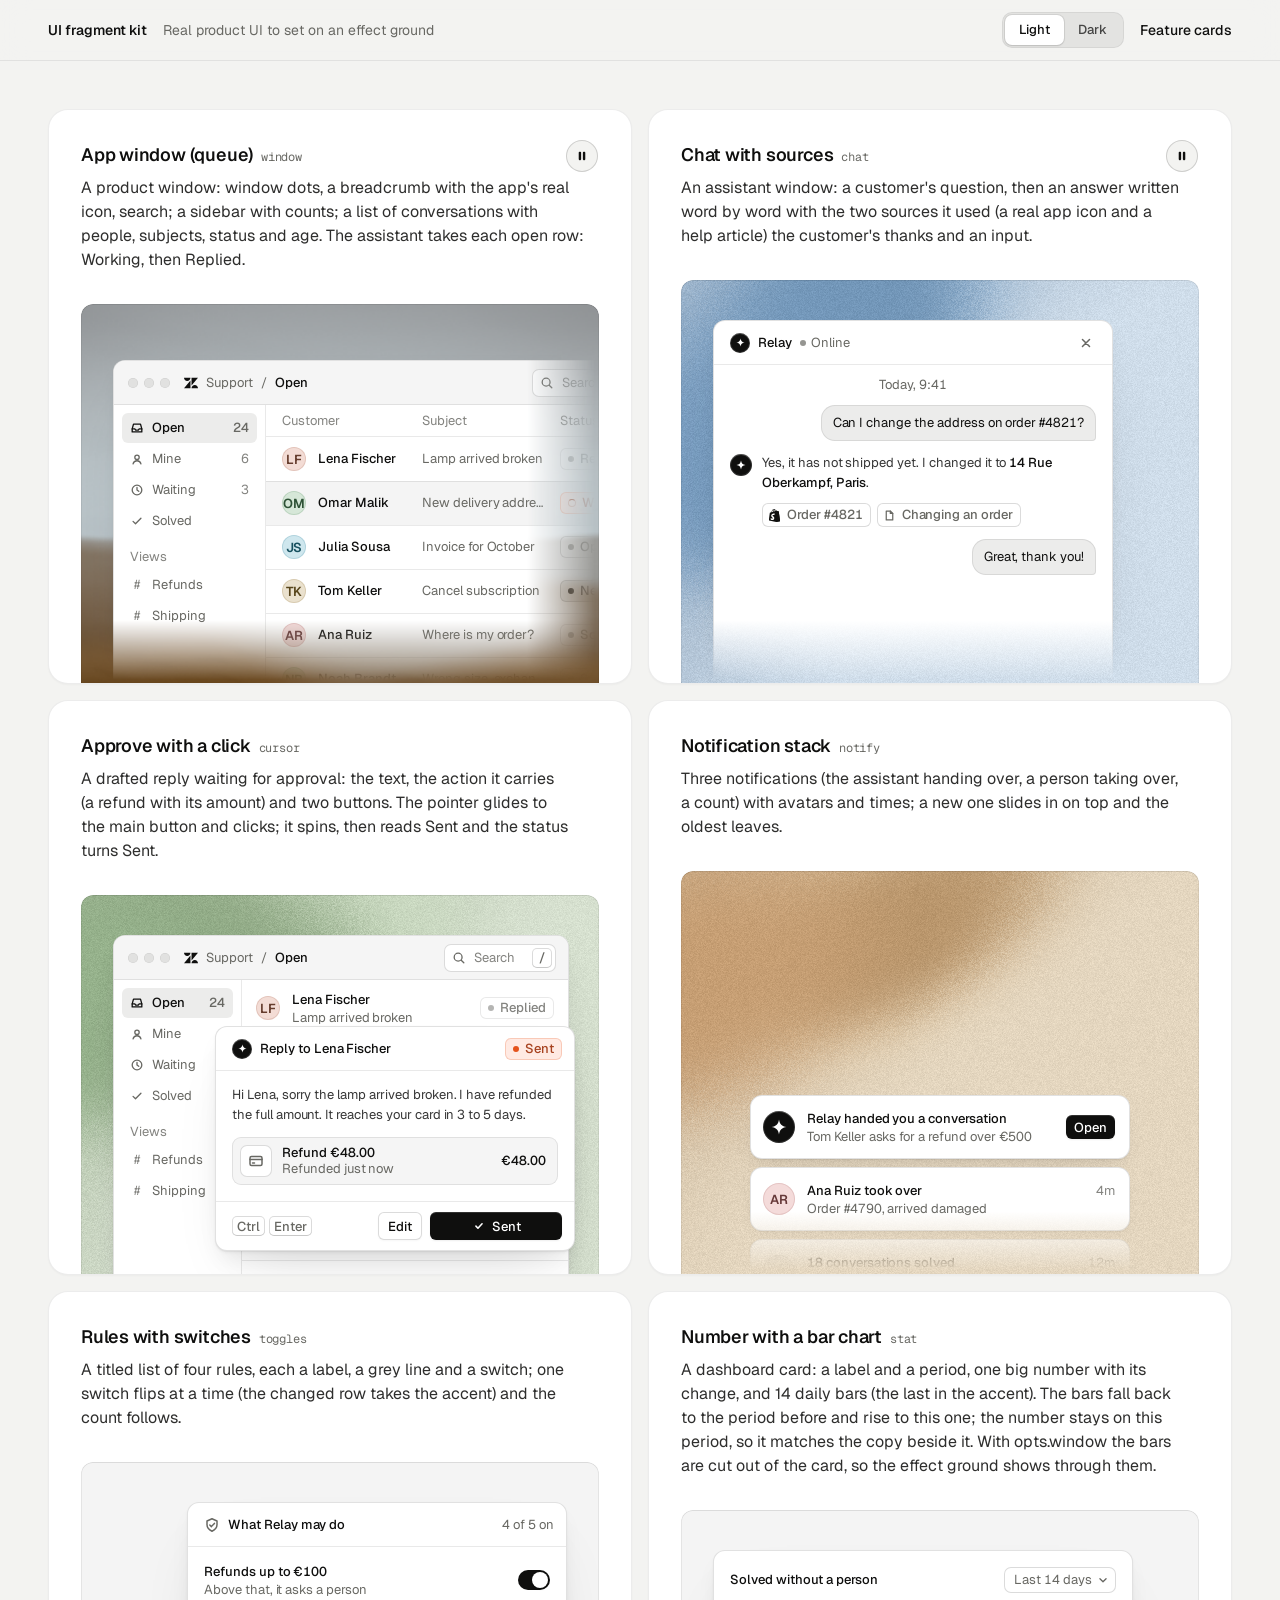
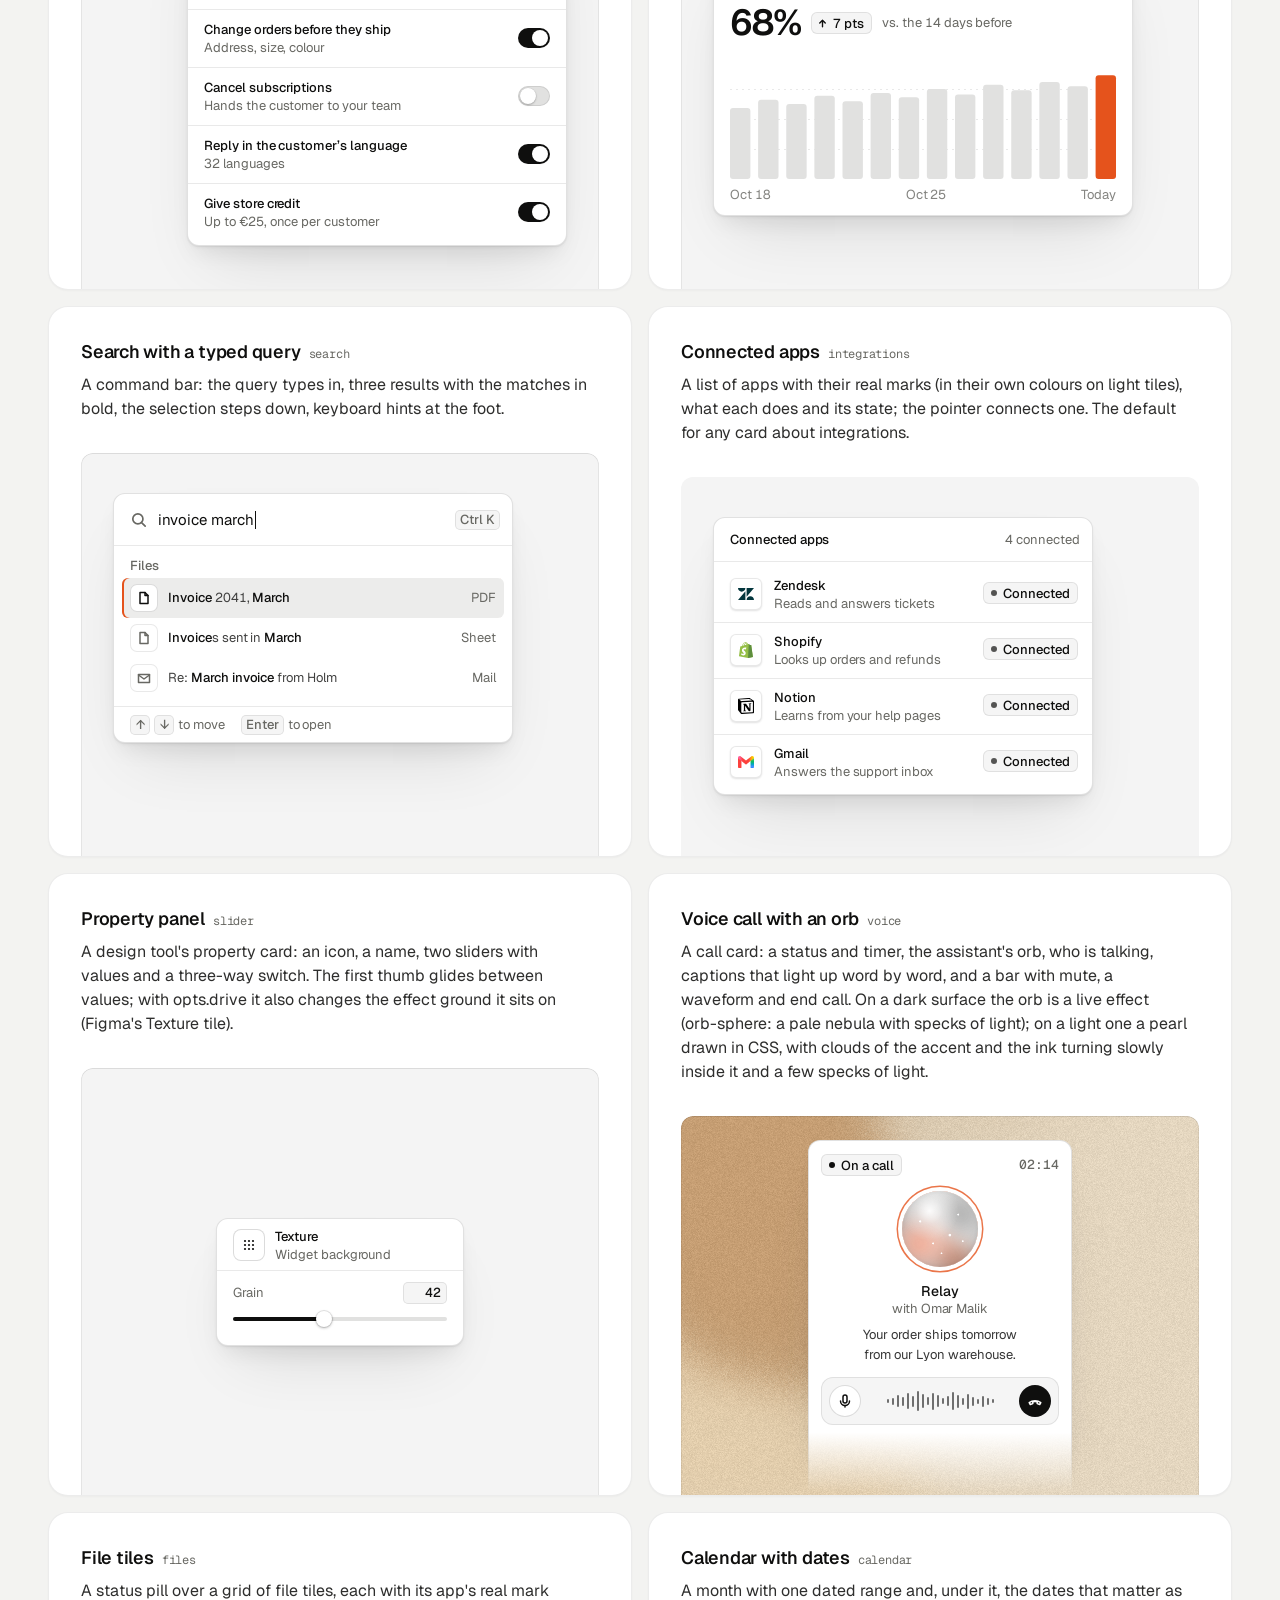
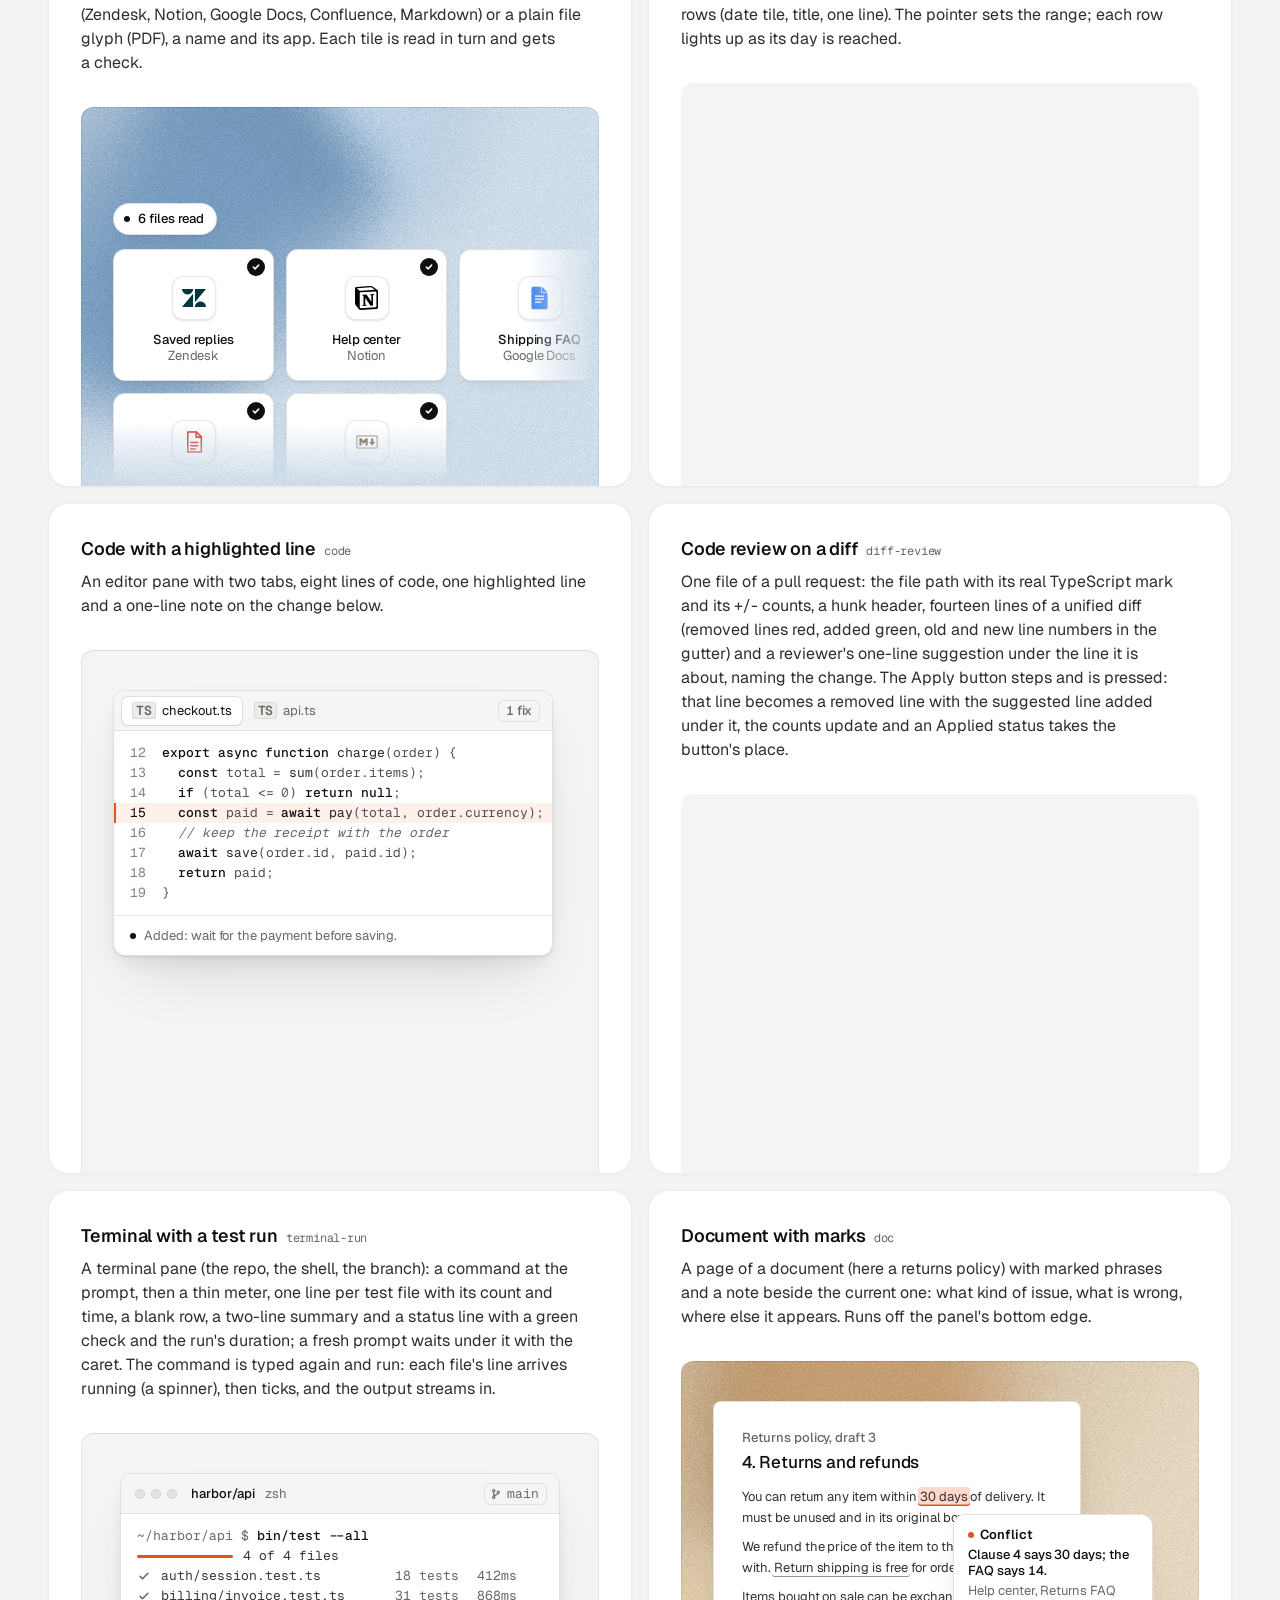
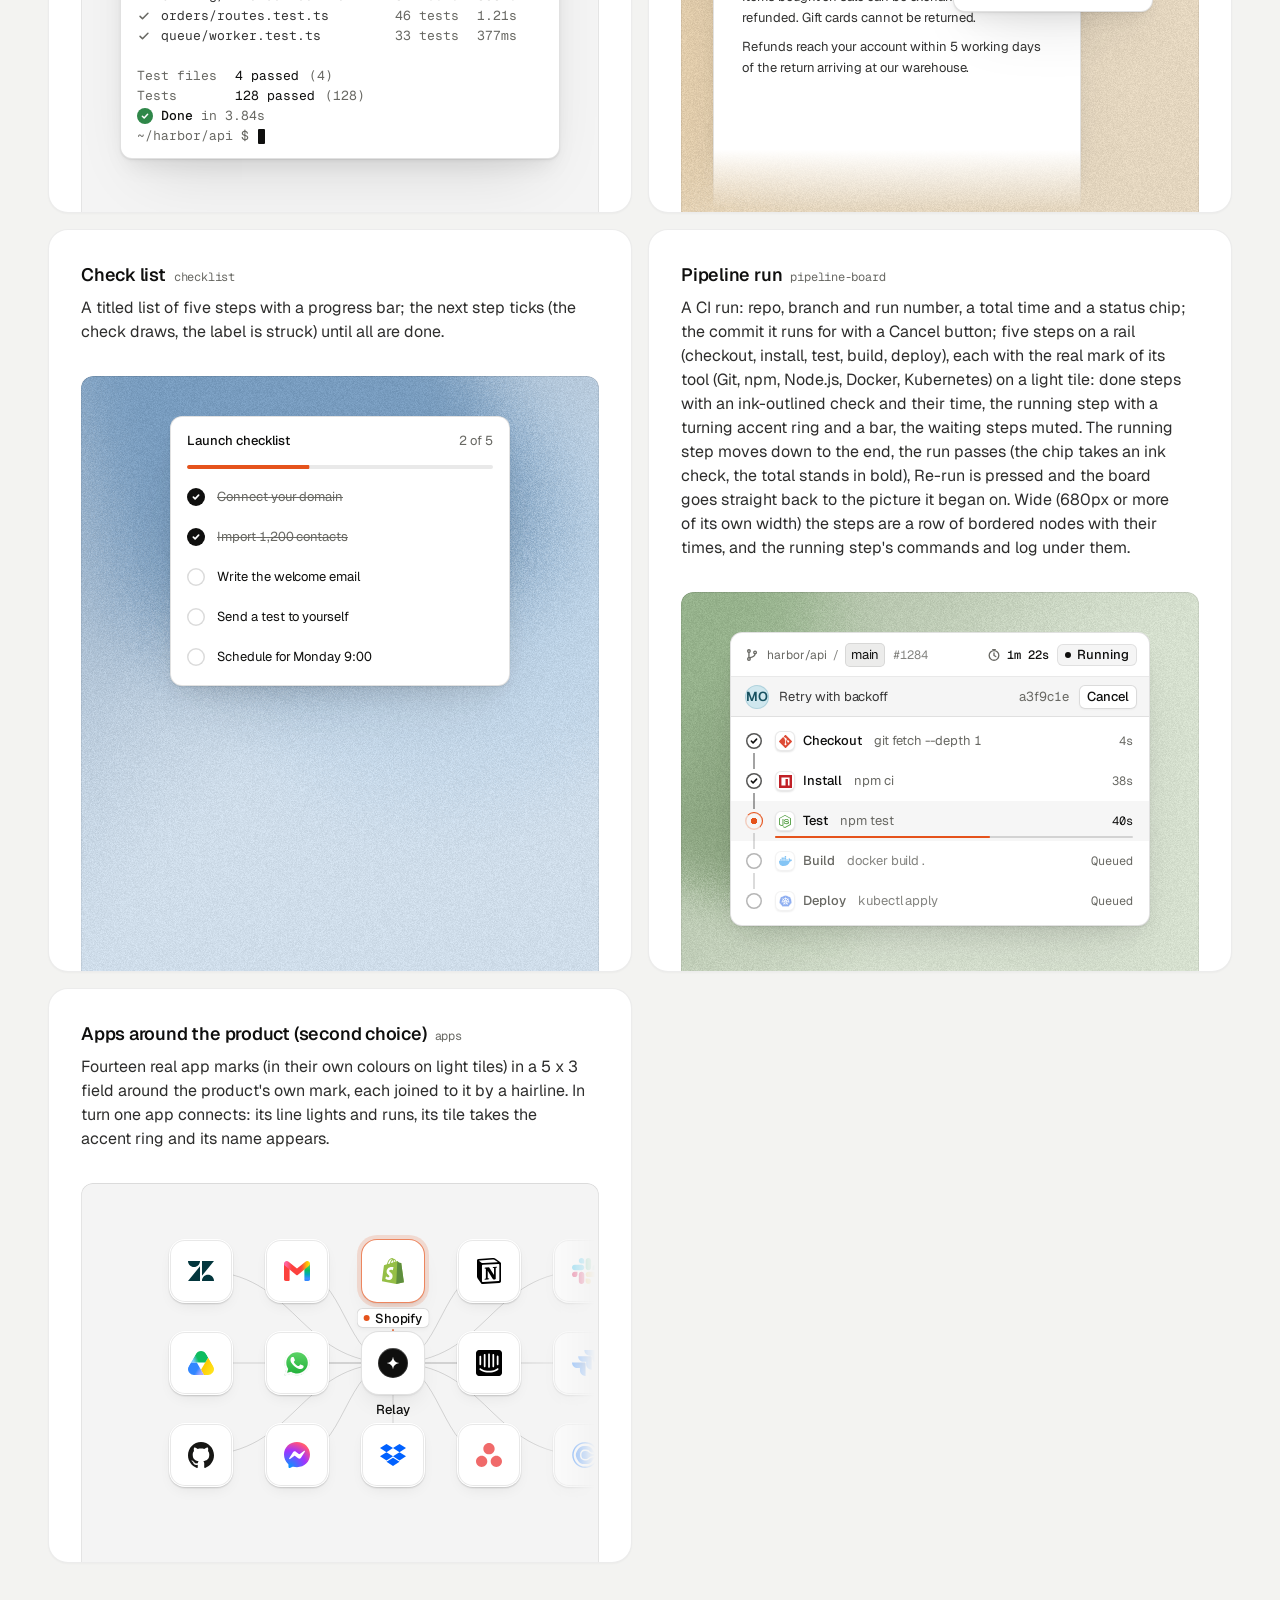
<file: .claude/skills/design-taste-frontend/assets/ui/index.html>
<!doctype html>
<html lang="en" data-theme="light">
<head>
<script>window.__tpGlMax = 16;   /* a gallery shows many live effects at once; a page of a site keeps the default 4 (fx.js) */</script>
<meta charset="utf-8">
<meta name="viewport" content="width=device-width, initial-scale=1">
<title>UI fragment kit</title>
<meta name="description" content="Nineteen pieces of real product UI from the taste-skill kit, each on an effect ground in a feature card.">
<link rel="preconnect" href="https://fonts.googleapis.com">
<link rel="preconnect" href="https://fonts.gstatic.com" crossorigin>
<link href="https://fonts.googleapis.com/css2?family=Geist:wght@300..700&family=Geist+Mono:wght@400;500&display=swap" rel="stylesheet">
<link rel="stylesheet" href="base.css">
<link rel="stylesheet" href="cards.css">
<style>
  :root { --font-text: "Geist", system-ui, sans-serif; --font-display: "Geist", system-ui, sans-serif; --font-mono: "Geist Mono", ui-monospace, monospace; }
  [data-theme="light"] { --bg: #f3f3f1; --card: #ffffff; --ink: #0f0f0e; --muted: #686863; --accent: #e5531c; --accent-ink: #ffffff; --g-bg: #e9e8e4; --g-surface: #f6f5f2; --frag: #ffffff; --warm: #c9a679; }
  [data-theme="dark"] { --bg: #070708; --card: #151517; --ink: #f2f2ef; --muted: #8f9094; --accent: #ff7a3c; --accent-ink: #120c08; --g-bg: #0e0e10; --g-surface: #1b1c1f; --frag: #1c1d20; --warm: #9c9689; }
  * { box-sizing: border-box; }
  html, body { margin: 0; }
  body { font-family: var(--font-text); background: var(--bg); color: var(--ink); -webkit-font-smoothing: antialiased; }
  .panel { --fx-bg: var(--g-bg); --fx-surface: var(--g-surface); --fx-ink: var(--ink); --fx-muted: var(--muted); --fx-accent: var(--hue, var(--warm)); --fx-accent-ink: var(--accent-ink); --calm: var(--g-bg); --p-h: 380px; }
  .top { position: sticky; top: 0; z-index: 20; background: color-mix(in oklab, var(--bg) 86%, transparent); backdrop-filter: blur(14px); -webkit-backdrop-filter: blur(14px); border-bottom: 1px solid color-mix(in oklab, var(--ink) 8%, transparent); }
  .top__in { max-width: 1232px; margin: 0 auto; padding: 0 24px; height: 60px; display: flex; align-items: center; gap: 16px; font-size: 14px; line-height: 20px; }
  .top__in strong { font-weight: 560; }
  .top__in > span { color: var(--muted); }
  .sp { flex: 1; }
  .seg { display: inline-flex; padding: 3px; border-radius: 10px; background: color-mix(in oklab, var(--ink) 6%, var(--bg)); box-shadow: inset 0 0 0 1px color-mix(in oklab, var(--ink) 6%, transparent); }
  .seg button { font: inherit; font-size: 13px; font-weight: 500; border: 0; background: none; color: color-mix(in oklab, var(--ink) 72%, var(--bg)); height: 30px; padding: 0 14px; border-radius: 7px; cursor: pointer; }
  .seg button[aria-pressed="true"] { background: var(--card); color: var(--ink); box-shadow: 0 0 0 1px color-mix(in oklab, var(--ink) 8%, transparent), 0 1px 2px rgb(0 0 0 / .1); }
  .top__in a { color: var(--ink); text-decoration: none; font-weight: 500; }
  main { max-width: 1232px; margin: 0 auto; padding: 48px 24px 96px; }
  .grid { display: grid; grid-template-columns: repeat(2, minmax(0, 1fr)); gap: 16px; }
  .card > h3 code { font: 400 12px/16px var(--font-mono); color: var(--muted); margin-left: 8px; }
  @media (max-width: 860px) { .grid { grid-template-columns: minmax(0, 1fr); } }
  @media (max-width: 600px) { main { padding: 24px 16px 64px; } .top__in { padding: 0 16px; } .top__in > span { display: none; } .panel { --p-h: 340px; } }
</style>
</head>
<body>
<header class="top">
  <div class="top__in">
    <strong>UI fragment kit</strong><span>Real product UI to set on an effect ground</span>
    <span class="sp"></span>
    <div class="seg" role="group" aria-label="Theme"><button type="button" data-mode="light" aria-pressed="true">Light</button><button type="button" data-mode="dark" aria-pressed="false">Dark</button></div>
    <a href="cards.html">Feature cards</a>
  </div>
</header>
<main><div class="grid" id="grid"></div></main>

<script type="module">
  import fx from '../effects/fx.js';
  import ui from './ui.js';
  const index = await fetch('index.json').then(r => r.json());
  // where each one sits, as its meta.json says: anchored at a corner or rising from the bottom and cut by
  // the panel's edge, or whole with 24px or more of ground round it; a fade only where an edge cuts it.
  // Only the compact slider sits in the calm middle (Figma's Texture tile); the cursor dialog is shown
  // where it belongs, over the lower-right edge of a window. [class, fade, style, opts]
  const PLACE = {
    window: ['at-corner', 'stage--fade-br', '--ay:56px'],
    chat: ['at-rise to-edge', 'stage--fade-b'],
    cursor: ['at-over', '', '--bx:24px;--by:24px'],
    notify: ['at-rise fit', 'stage--fade-b', '--ay:calc(100% - 180px);--ay-sm:calc(100% - 180px);--fit-max:380px'],
    toggles: ['at-right', ''],
    stat: ['at-corner', ''],
    search: ['at-corner', ''],
    integrations: ['at-corner', ''],
    slider: ['at-center', '', '', '{"compact":true,"drive":{"param":"grain","min":0.15,"max":0.95}}'],
    voice: ['at-rise to-edge fit', 'stage--fade-b', '--ax:max(24px, 50% - 132px);--ay:24px;--fit-max:264px'],
    files: ['at-corner wide', 'stage--fade-br', '--w:680px;--ay:96px'],
    calendar: ['at-rise fit', 'stage--fade-b', '--fit-max:440px'],
    code: ['at-corner', ''],
    'diff-review': ['at-corner fit', 'stage--fade-b', '--fit-max:480px'],
    'terminal-run': ['at-rise fit', '', '--fit-max:440px'],
    'pipeline-board': ['at-rise fit', '', '--fit-max:420px'],
    doc: ['at-corner to-edge', 'stage--fade-b'],
    checklist: ['at-rise fit', '', '--fit-max:340px'],
    apps: ['at-corner wide', 'stage--fade-br', '--w:560px;--ay:48px'],
  };
  // grounds behind UI are soft lit fields (never a line or dot pattern), on both themes: the bright
  // picture behind dark UI on the dark page, a clear step darker than white UI on the light page
  // the painting stays abstract (a mist over warm sand, level, fully soft) and shows once on the page
  const PAINT = ['painterly-landscape', { blur: 1, brush: 0.35, slope: 0, hillY: 0.3, horizon: 0.62, calm: 0.2, calmX: 0.6, calmY: 0.8, drift: 0, side: 1 }, '{"bg":"#a3b0b6","accent":"#c49a6c"}'];
  const GRAIN = ['grain-gradient', { speed: 0, grainMotion: 0, calm: 0.2, calmX: 0.5, calmY: 0.6, tint: 0.6, contrast: 0.6 }, '{"bg":"#d9ccb7","surface":"#e9e0d2","ink":"#2a2622","muted":"#6f675c","accent":"#a8794a"}'];
  const SKY = [GRAIN[0], GRAIN[1], '{"bg":"#c6d3df","surface":"#d6e0e9","ink":"#25303a","muted":"#5d6873","accent":"#3f6a92"}'];
  const SAGE = [GRAIN[0], GRAIN[1], '{"bg":"#cdd6c6","surface":"#dce3d6","ink":"#262d24","muted":"#5f6a5a","accent":"#6c8e63"}'];
  const GROUND = (m, i) => (m.name === 'slider' ? GRAIN : i === 0 ? PAINT : [GRAIN, SKY, SAGE][i % 3]);
  const q = new URLSearchParams(location.search);
  const grid = document.getElementById('grid');
  grid.innerHTML = index.fragments.map((m, i) => {
    const [at, fade, extra = '', opts = ''] = PLACE[m.name] || ['at-corner', 'stage--fade-br'];
    const [id, params, pal] = GROUND(m, i);
    const w = at === 'at-center' ? '' : ` style="--ax:32px;--ay:40px;${extra}"`;
    const o = opts ? ` data-ui-opts='${opts}'` : '';
    // the cursor is a dialog over a window's edge: the window under it holds still
    const under = m.name === 'cursor' ? `<div class="at-corner" style="--ax:32px;--ay:40px" data-ui-load="window" data-ui-opts='{"compact":true}' data-ui-still></div>` : '';
    return `<article class="card card--row"><h3>${m.title}<code>${m.name}</code></h3><p>${m.shows}</p>
      <div class="panel" data-fx="${id}" data-fx-seed="${(i + 1) * 17}" data-fx-params='${JSON.stringify(params)}' data-fx-palette='${pal}' style="--calm-k:0%">
        <div class="stage ${fade}">${under}<div class="${at}"${w}${o} data-ui-load="${m.name}"></div></div></div></article>`;
  }).join('');
  function setMode(mode) {
    document.documentElement.dataset.theme = mode;
    document.querySelectorAll('.seg button').forEach(b => b.setAttribute('aria-pressed', String(b.dataset.mode === mode)));
  }
  setMode(q.get('mode') === 'dark' ? 'dark' : 'light');
  if (q.has('t')) fx.setClock(+q.get('t'));
  // each ground is drawn once near the screen and kept as a picture (its WebGL context freed), so nineteen
  // panels need one or two contexts, not nineteen
  await Promise.all([ui.loadAll(grid), ui.grounds(grid, fx)]);
  document.documentElement.dataset.ready = '1';
  document.querySelectorAll('.seg button').forEach(b => b.addEventListener('click', async () => {
    setMode(b.dataset.mode);
    for (const el of grid.querySelectorAll('[data-ui]')) el.__ui?.repaint?.();
    await ui.grounds(grid, fx);
  }));
</script>
</body>
</html>
</file>
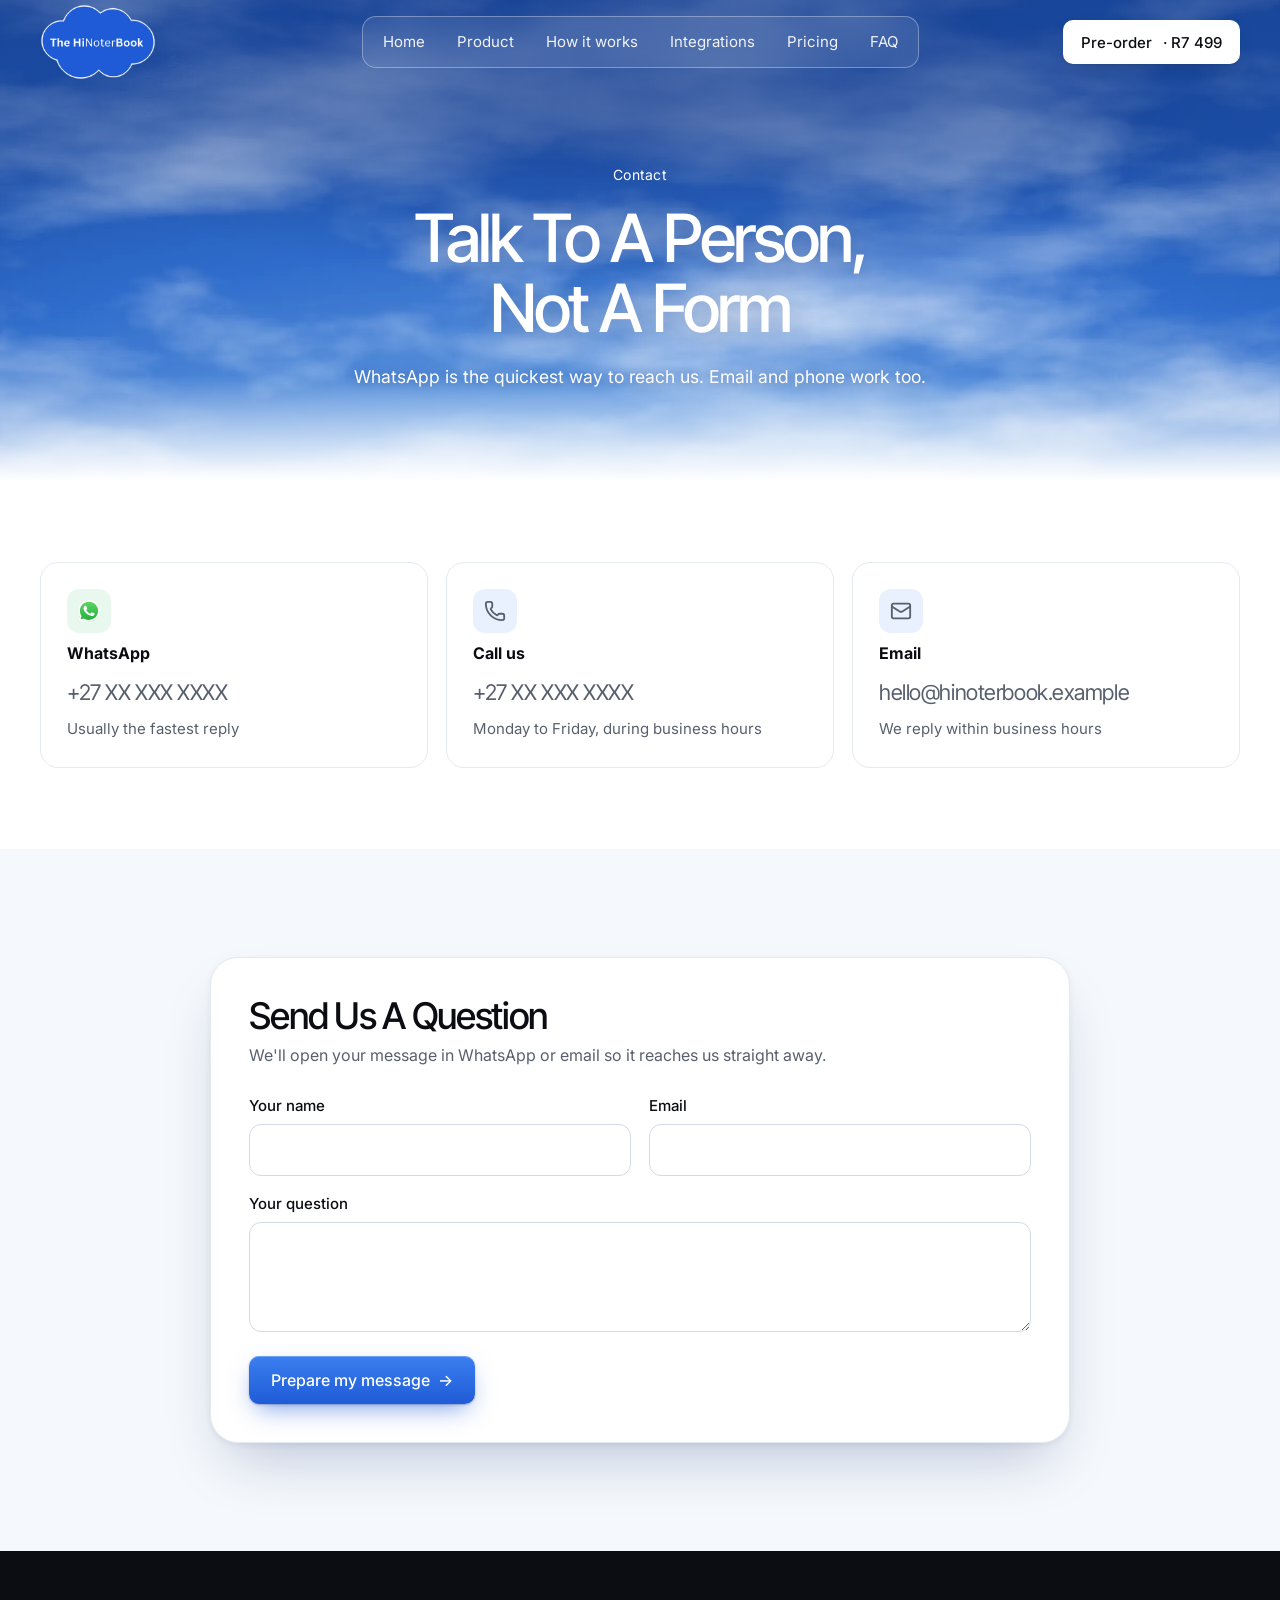
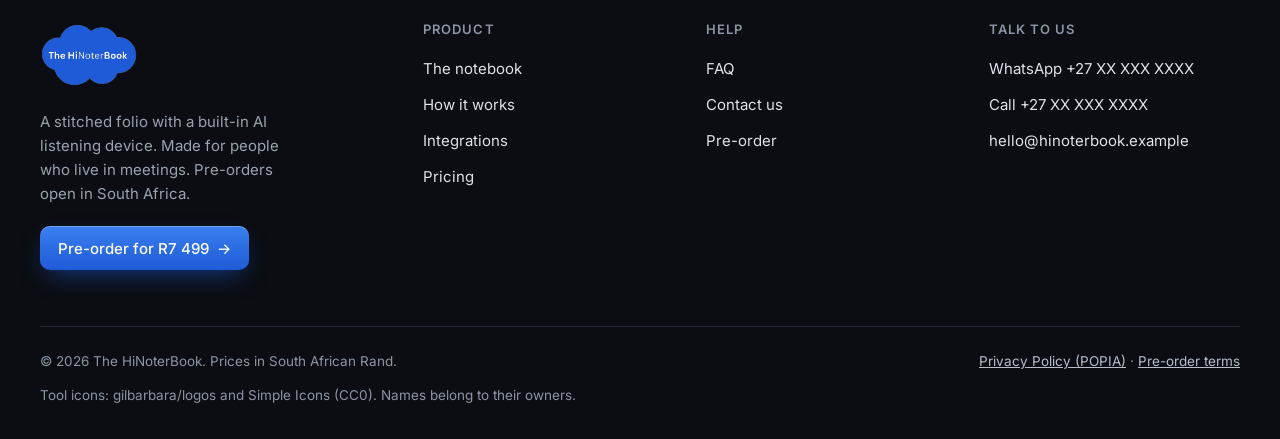
<file: contact.html>
<!doctype html>
<html lang="en-ZA">
<head>
<meta charset="utf-8">
<meta name="viewport" content="width=device-width, initial-scale=1">
<title>Contact Us | The HiNoterBook</title>
<meta name="description" content="Questions about The HiNoterBook AI note taker or your pre-order? Contact our team by WhatsApp, phone or email.">
<meta name="robots" content="index, follow, max-image-preview:large, max-snippet:-1, max-video-preview:-1">
<link rel="canonical" href="https://hinoterbook.co.za/contact.html">
<meta name="theme-color" content="#1f5bd6">
<meta name="application-name" content="The HiNoterBook">
<meta property="og:type" content="website">
<meta property="og:locale" content="en_ZA">
<meta property="og:site_name" content="The HiNoterBook">
<meta property="og:title" content="Contact Us | The HiNoterBook">
<meta property="og:description" content="Questions about The HiNoterBook AI note taker or your pre-order? Contact our team by WhatsApp, phone or email.">
<meta property="og:url" content="https://hinoterbook.co.za/contact.html">
<meta property="og:image" content="https://hinoterbook.co.za/og.jpg">
<meta property="og:image:width" content="1200">
<meta property="og:image:height" content="630">
<meta property="og:image:alt" content="The HiNoterBook: Your In-person AI NoteTaker. RRP R7 499 with free HiNoter Earpods.">
<meta name="twitter:card" content="summary_large_image">
<meta name="twitter:title" content="Contact Us | The HiNoterBook">
<meta name="twitter:description" content="Questions about The HiNoterBook AI note taker or your pre-order? Contact our team by WhatsApp, phone or email.">
<meta name="twitter:image" content="https://hinoterbook.co.za/og.jpg">
<link rel="manifest" href="site.webmanifest">
<script type="application/ld+json">{"@context": "https://schema.org", "@graph": [{"@type": "Organization", "@id": "https://hinoterbook.co.za/#organization", "name": "The HiNoterBook", "url": "https://hinoterbook.co.za/", "logo": {"@type": "ImageObject", "url": "https://hinoterbook.co.za/assets/img/logo.png", "width": 337, "height": 220}, "slogan": "Your In-person AI NoteTaker", "areaServed": {"@type": "Country", "name": "South Africa"}}, {"@type": "WebSite", "@id": "https://hinoterbook.co.za/#website", "url": "https://hinoterbook.co.za/", "name": "The HiNoterBook", "description": "Your In-person AI NoteTaker", "inLanguage": "en-ZA", "publisher": {"@id": "https://hinoterbook.co.za/#organization"}}, {"@type": "WebPage", "@id": "https://hinoterbook.co.za/contact.html#webpage", "url": "https://hinoterbook.co.za/contact.html", "name": "Contact Us | The HiNoterBook", "description": "Questions about The HiNoterBook AI note taker or your pre-order? Contact our team by WhatsApp, phone or email.", "inLanguage": "en-ZA", "isPartOf": {"@id": "https://hinoterbook.co.za/#website"}, "about": {"@id": "https://hinoterbook.co.za/#product"}, "breadcrumb": {"@type": "BreadcrumbList", "itemListElement": [{"@type": "ListItem", "position": 1, "name": "Home", "item": "https://hinoterbook.co.za/"}, {"@type": "ListItem", "position": 2, "name": "Contact", "item": "https://hinoterbook.co.za/contact.html"}]}}]}</script>

<link rel="icon" href="favicon-32.png" sizes="32x32" type="image/png">
<link rel="icon" href="favicon-64.png" sizes="64x64" type="image/png">
<link rel="apple-touch-icon" href="apple-touch-icon.png">
<link rel="preconnect" href="https://fonts.googleapis.com">
<link rel="preconnect" href="https://fonts.gstatic.com" crossorigin>
<link rel="stylesheet" href="https://fonts.googleapis.com/css2?family=Inter:wght@400;500;600&family=Inter+Tight:wght@500;600&display=swap">
<link rel="stylesheet" href="assets/css/site.css">
<script>window.SITE={"brand": "The HiNoterBook", "price": "R7\u00a0499", "priceReward": "R6\u00a0749", "reward": "10%", "gift": "free HiNoter Earpods worth R999", "whatsapp": "27XXXXXXXXX", "email": "hello@hinoterbook.example", "orderEmail": "info@survivalguide.co.za"};</script>
<script>/* Always open a page at the top (unless the link points to a spot on the page) */
try{if("scrollRestoration" in history)history.scrollRestoration="manual";}catch(e){}
(function(){function top(){if(!location.hash){document.documentElement.style.scrollBehavior="auto";window.scrollTo(0,0);document.documentElement.style.scrollBehavior="";}}
document.addEventListener("DOMContentLoaded",top);window.addEventListener("load",top);window.addEventListener("pageshow",function(e){if(e.persisted)top();});})();</script>
<script defer src="assets/js/site.js"></script>
</head>
<body>
<a class="skip" href="#main">Skip to content</a>
<header class="site-header">
  <div class="wrap bar">
    <a class="brand" href="index.html" aria-label="The HiNoterBook home"><img class="brand-logo" src="assets/img/logo-outline.png" alt="The HiNoterBook" width="337" height="220"></a>
    <nav class="nav-pill" aria-label="Main"><a href="index.html">Home</a><a href="product.html">Product</a><a href="how-it-works.html">How it works</a><a href="integrations.html">Integrations</a><a href="pricing.html">Pricing</a><a href="faq.html">FAQ</a></nav>
    <div class="head-actions">
      <a class="btn btn-white btn-sm" href="pre-order.html">Pre-order<span class="long">&nbsp;· R7 499</span></a>
      <button class="menu-btn" type="button" aria-expanded="false" aria-controls="mobile-menu" aria-label="Open menu"><span></span></button>
    </div>
  </div>
</header>
<div class="mobile-menu" id="mobile-menu">
  <nav aria-label="Mobile"><a class="m-link" href="index.html">Home<span aria-hidden="true">→</span></a><a class="m-link" href="product.html">Product<span aria-hidden="true">→</span></a><a class="m-link" href="how-it-works.html">How it works<span aria-hidden="true">→</span></a><a class="m-link" href="integrations.html">Integrations<span aria-hidden="true">→</span></a><a class="m-link" href="pricing.html">Pricing<span aria-hidden="true">→</span></a><a class="m-link" href="faq.html">FAQ<span aria-hidden="true">→</span></a><a class="m-link" href="contact.html" aria-current="page">Contact<span aria-hidden="true">→</span></a></nav>
  <a class="btn btn-primary" href="pre-order.html">Pre-order for R7 499 <span class="arr" aria-hidden="true">→</span></a>
  <p class="m-contact">Questions? <a class="link" href="https://wa.me/27XXXXXXXXX">WhatsApp us</a> or call <a class="link" href="tel:+27XXXXXXXXX">+27 XX XXX XXXX</a>.</p>
</div>
<main id="main">
<section class="sky page-hero"><div class="wrap" data-enter>
  <span class="crumb">Contact</span>
  <h1>Talk to a person, not a form</h1>
  <p class="lede">WhatsApp is the quickest way to reach us. Email and phone work too.</p>
  
</div></section>
<section class="section-tight"><div class="wrap">
  <div class="contact-grid">
    <a class="c-card" href="https://wa.me/27XXXXXXXXX"><span class="ic" style="background:#e9f8ef"><img src="assets/icons/whatsapp.svg" alt="" width="22" height="22"></span><b>WhatsApp</b><span class="v">+27 XX XXX XXXX</span><span>Usually the fastest reply</span></a>
    <a class="c-card" href="tel:+27XXXXXXXXX"><span class="ic"><svg aria-hidden="true" focusable="false" xmlns="http://www.w3.org/2000/svg" viewBox="0 0 24 24" width="20" height="20" fill="none" stroke="currentColor" stroke-width="2" stroke-linecap="round" stroke-linejoin="round"><path fill="none" stroke="currentColor" stroke-linecap="round" stroke-linejoin="round" stroke-width="2" d="M13.832 16.568a1 1 0 0 0 1.213-.303l.355-.465A2 2 0 0 1 17 15h3a2 2 0 0 1 2 2v3a2 2 0 0 1-2 2A18 18 0 0 1 2 4a2 2 0 0 1 2-2h3a2 2 0 0 1 2 2v3a2 2 0 0 1-.8 1.6l-.468.351a1 1 0 0 0-.292 1.233a14 14 0 0 0 6.392 6.384"/></svg></span><b>Call us</b><span class="v">+27 XX XXX XXXX</span><span>Monday to Friday, during business hours</span></a>
    <a class="c-card" href="mailto:hello@hinoterbook.example"><span class="ic"><svg aria-hidden="true" focusable="false" xmlns="http://www.w3.org/2000/svg" viewBox="0 0 24 24" width="20" height="20" fill="none" stroke="currentColor" stroke-width="2" stroke-linecap="round" stroke-linejoin="round"><g fill="none" stroke="currentColor" stroke-linecap="round" stroke-linejoin="round" stroke-width="2"><path d="m22 7l-8.991 5.727a2 2 0 0 1-2.009 0L2 7"/><rect width="20" height="16" x="2" y="4" rx="2"/></g></svg></span><b>Email</b><span class="v" style="word-break:break-all">hello@hinoterbook.example</span><span>We reply within business hours</span></a>
  </div>
</div></section>
<section class="section ground-surface"><div class="wrap wrap-narrow">
<div data-form-shell>
  <div class="form-card">
    <form id="contact-form" novalidate>
      <h2>Send us a question</h2><p class="lede">We'll open your message in WhatsApp or email so it reaches us straight away.</p>
      <div class="fields">
        <div class="field"><label for="cname">Your name</label><input id="cname" name="cname" autocomplete="name"><span class="err" role="alert"></span></div>
        <div class="field"><label for="cemail">Email</label><input id="cemail" name="cemail" type="email" autocomplete="email"><span class="err" role="alert"></span></div>
        <div class="field full"><label for="cmsg">Your question</label><textarea id="cmsg" name="cmsg"></textarea><span class="err" role="alert"></span></div>
      </div>
      <div class="form-foot"><button class="btn btn-primary" type="submit">Prepare my message <span class="arr" aria-hidden="true">→</span></button></div>
    </form>
    <div class="success" role="status"><div class="tick"><svg aria-hidden="true" focusable="false" xmlns="http://www.w3.org/2000/svg" viewBox="0 0 24 24" width="20" height="20" fill="none" stroke="currentColor" stroke-width="2" stroke-linecap="round" stroke-linejoin="round"><path fill="none" stroke="currentColor" stroke-linecap="round" stroke-linejoin="round" stroke-width="2" d="M20 6L9 17l-5-5"/></svg></div><h2>Your message is ready</h2><p>Choose how to send it. We'll get back to you as soon as we can.</p>
      <div class="form-foot"><a class="btn btn-primary" data-send-wa href="#" target="_blank" rel="noopener">Send on WhatsApp <span class="arr" aria-hidden="true">→</span></a><a class="btn btn-ghost" data-send-mail href="#">Send by email</a></div></div>
  </div>
</div>
</div></section>
</main>
<div class="promo" id="promo" hidden>
  <div class="promo-backdrop" data-promo-close></div>
  <div class="promo-card" role="dialog" aria-modal="true" aria-labelledby="promo-title" aria-describedby="promo-desc">
    <button class="promo-x" type="button" aria-label="Close" data-promo-close><svg aria-hidden="true" focusable="false" xmlns="http://www.w3.org/2000/svg" viewBox="0 0 24 24" width="20" height="20" fill="none" stroke="currentColor" stroke-width="2" stroke-linecap="round" stroke-linejoin="round"><path fill="none" stroke="currentColor" stroke-linecap="round" stroke-linejoin="round" stroke-width="2" d="M18 6L6 18M6 6l12 12"/></svg></button>
    <span class="promo-tag"><svg aria-hidden="true" focusable="false" xmlns="http://www.w3.org/2000/svg" viewBox="0 0 24 24" width="20" height="20" fill="none" stroke="currentColor" stroke-width="2" stroke-linecap="round" stroke-linejoin="round"><g fill="none" stroke="currentColor" stroke-linecap="round" stroke-linejoin="round" stroke-width="2"><path d="M12 7v14m8-10v8a2 2 0 0 1-2 2H6a2 2 0 0 1-2-2v-8m3.5-4a1 1 0 0 1 0-5A4.8 8 0 0 1 12 7a4.8 8 0 0 1 4.5-5a1 1 0 0 1 0 5"/><rect width="18" height="4" x="3" y="7" rx="1"/></g></svg>Welcome gift</span>
    <h2 id="promo-title">Scratch to reveal your 10% off</h2>
    <p id="promo-desc">A thank-you for being early. Scratch the card and pay R6 749 instead of R7 499 RRP, plus free HiNoter Earpods worth R999.</p>
    <div data-scratch-group>
    <div class="scratch" data-scratch>
      <div class="scratch-under" aria-hidden="true">
        <span class="k">Your reward</span>
        <span class="v">10<small>% off</small></span>
        <span class="s">You pay R6 749 instead of R7 499 RRP</span>
      </div>
      <canvas aria-label="Scratch card. Scratch to reveal your reward, or use the Reveal button below." role="img"></canvas>
      <div class="confetti" aria-hidden="true"></div>
    </div>
    <div class="scratch-tools">
      <button class="btn btn-ghost before" type="button" data-reveal>Reveal my reward</button>
      <a class="btn btn-primary reward-won" href="pre-order.html">Claim 10% with my pre-order <span class="arr" aria-hidden="true">→</span></a>
    </div>
    </div>
    <button class="promo-later" type="button" data-promo-close>Maybe later</button>
  </div>
</div>
<footer class="site-footer">
  <div class="wrap">
    <div class="f-top">
      <div>
        <a class="brand" href="index.html" aria-label="The HiNoterBook home"><img class="brand-logo" src="assets/img/logo.png" alt="The HiNoterBook" width="337" height="220"></a>
        <p>A stitched folio with a built-in AI listening device. Made for people who live in meetings. Pre-orders open in South Africa.</p>
        <a class="btn btn-primary btn-sm f-cta" href="pre-order.html">Pre-order for R7 499 <span class="arr" aria-hidden="true">→</span></a>
      </div>
      <div class="f-col"><h2>Product</h2><ul>
        <li><a href="product.html">The notebook</a></li>
        <li><a href="how-it-works.html">How it works</a></li>
        <li><a href="integrations.html">Integrations</a></li>
        <li><a href="pricing.html">Pricing</a></li>
      </ul></div>
      <div class="f-col"><h2>Help</h2><ul>
        <li><a href="faq.html">FAQ</a></li>
        <li><a href="contact.html">Contact us</a></li>
        <li><a href="pre-order.html">Pre-order</a></li>
      </ul></div>
      <div class="f-col"><h2>Talk to us</h2><ul>
        <li><a href="https://wa.me/27XXXXXXXXX">WhatsApp +27 XX XXX XXXX</a></li>
        <li><a href="tel:+27XXXXXXXXX">Call +27 XX XXX XXXX</a></li>
        <li><a href="mailto:hello@hinoterbook.example">hello@hinoterbook.example</a></li>
      </ul></div>
    </div>
    <div class="f-bottom">
      <span>© 2026 The HiNoterBook. Prices in South African Rand.</span>
      <span><a href="privacy.html">Privacy Policy (POPIA)</a> · <a href="terms.html">Pre-order terms</a></span>
      <span>Tool icons: gilbarbara/logos and Simple Icons (CC0). Names belong to their owners.</span>
    </div>
  </div>
</footer>
<div class="sr-only" aria-live="polite" id="scratch-live"></div>
</body>
</html>
</file>
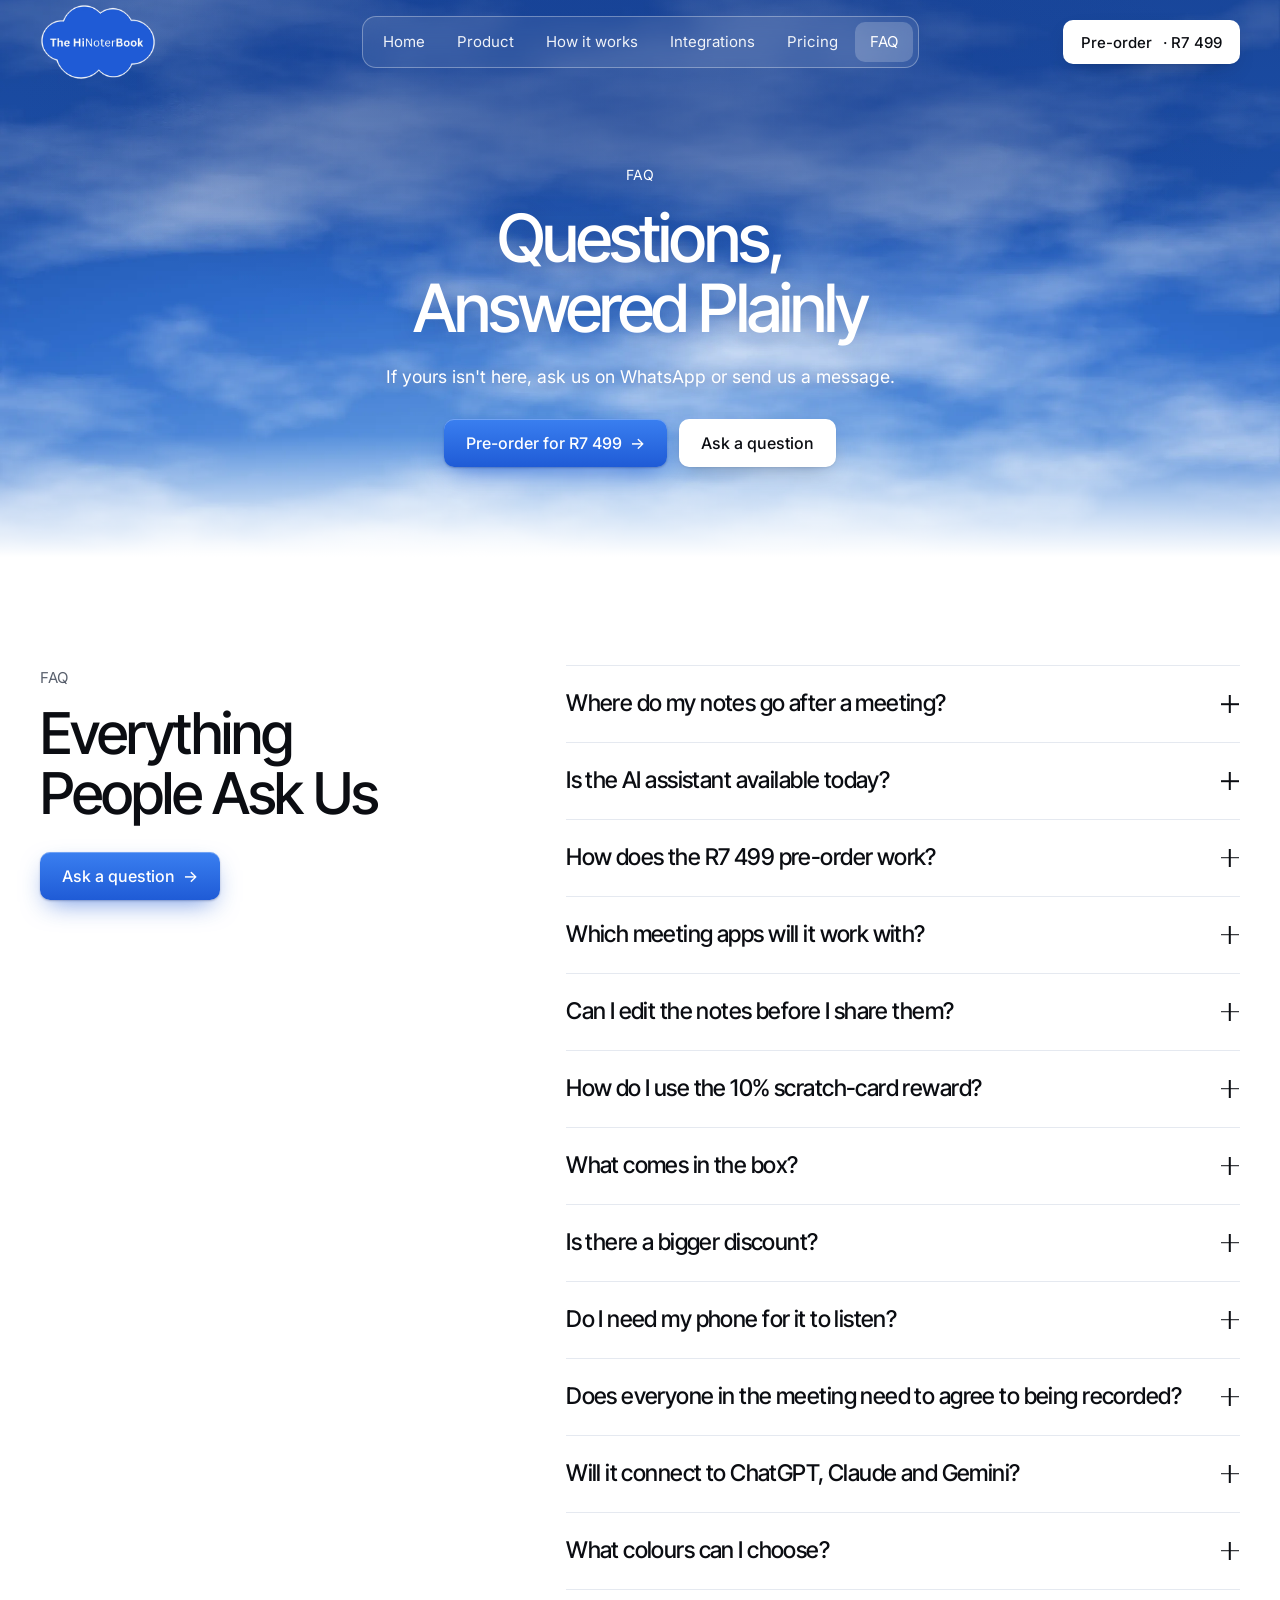
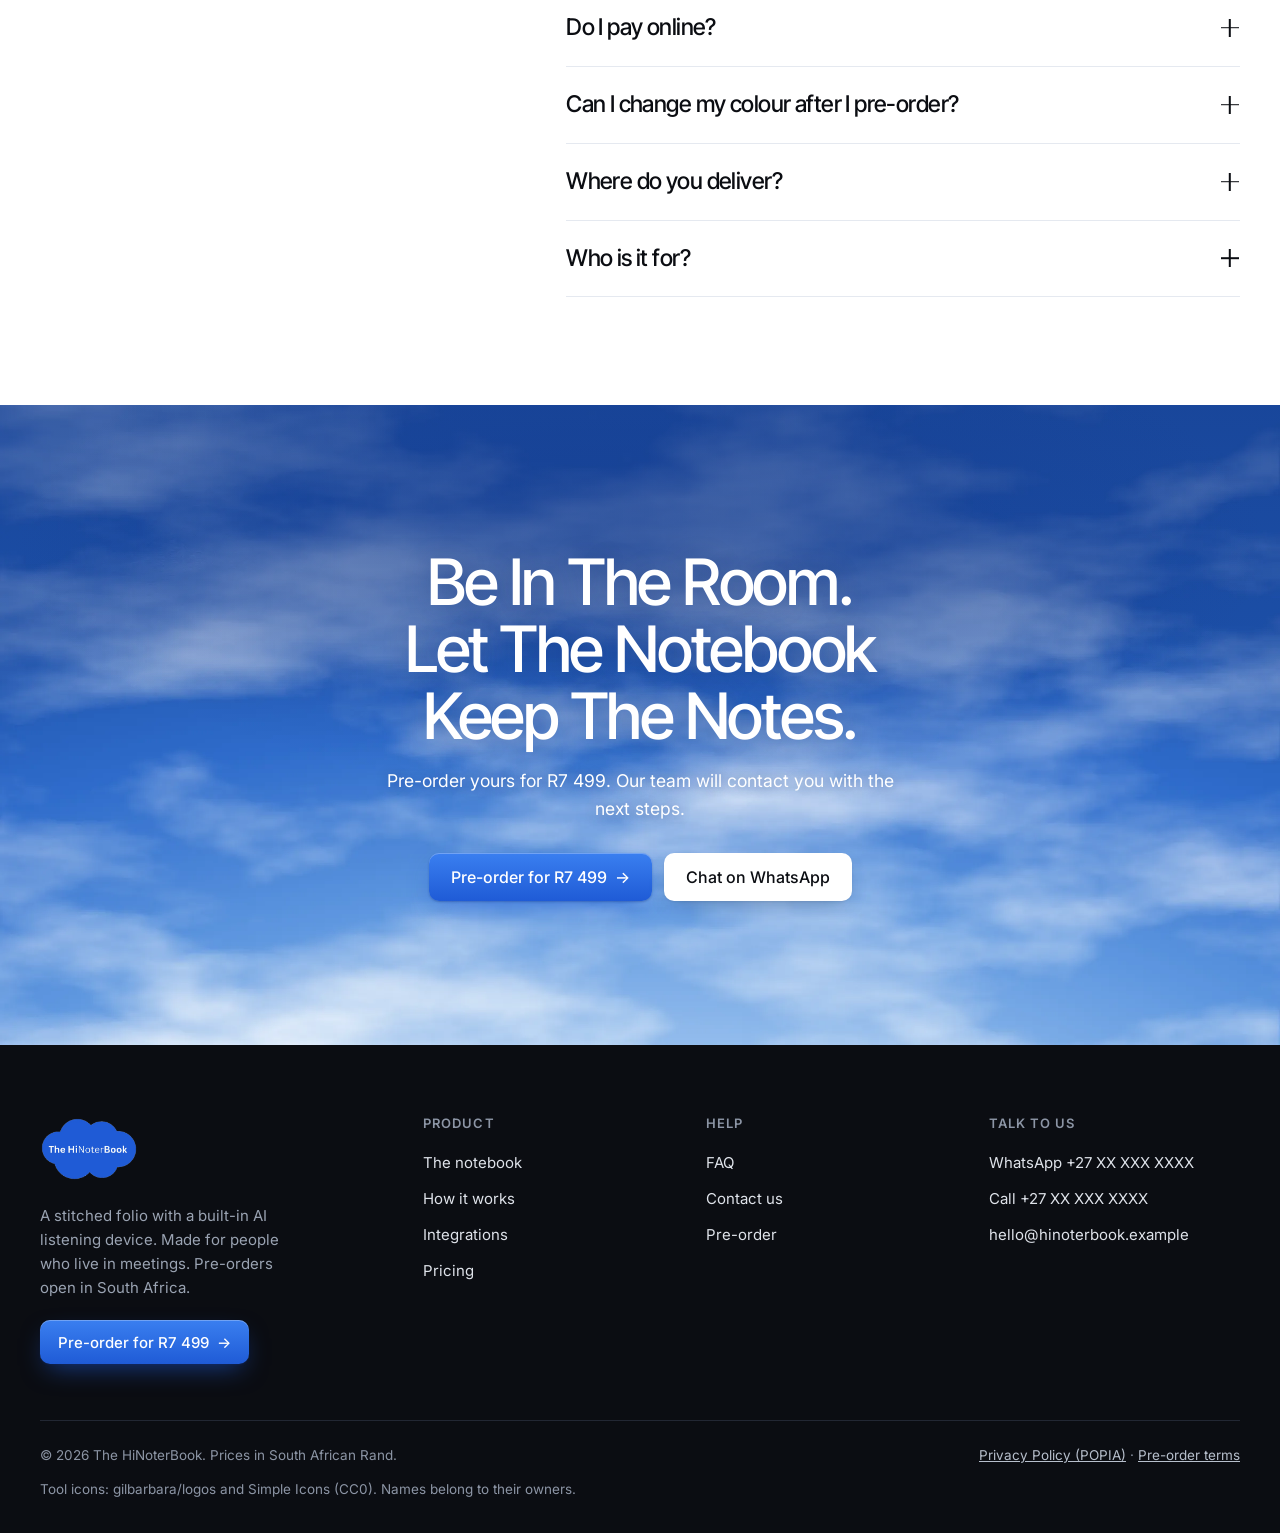
<file: faq.html>
<!doctype html>
<html lang="en-ZA">
<head>
<meta charset="utf-8">
<meta name="viewport" content="width=device-width, initial-scale=1">
<title>AI Note Taker FAQ: Price, Privacy, Delivery | The HiNoterBook</title>
<meta name="description" content="Answers about The HiNoterBook: how the AI note taker works, what is in the box, the R7 499 pre-order, recording consent and POPIA.">
<meta name="robots" content="index, follow, max-image-preview:large, max-snippet:-1, max-video-preview:-1">
<link rel="canonical" href="https://hinoterbook.co.za/faq.html">
<meta name="theme-color" content="#1f5bd6">
<meta name="application-name" content="The HiNoterBook">
<meta property="og:type" content="website">
<meta property="og:locale" content="en_ZA">
<meta property="og:site_name" content="The HiNoterBook">
<meta property="og:title" content="AI Note Taker FAQ: Price, Privacy, Delivery | The HiNoterBook">
<meta property="og:description" content="Answers about The HiNoterBook: how the AI note taker works, what is in the box, the R7 499 pre-order, recording consent and POPIA.">
<meta property="og:url" content="https://hinoterbook.co.za/faq.html">
<meta property="og:image" content="https://hinoterbook.co.za/og.jpg">
<meta property="og:image:width" content="1200">
<meta property="og:image:height" content="630">
<meta property="og:image:alt" content="The HiNoterBook: Your In-person AI NoteTaker. RRP R7 499 with free HiNoter Earpods.">
<meta name="twitter:card" content="summary_large_image">
<meta name="twitter:title" content="AI Note Taker FAQ: Price, Privacy, Delivery | The HiNoterBook">
<meta name="twitter:description" content="Answers about The HiNoterBook: how the AI note taker works, what is in the box, the R7 499 pre-order, recording consent and POPIA.">
<meta name="twitter:image" content="https://hinoterbook.co.za/og.jpg">
<link rel="manifest" href="site.webmanifest">
<script type="application/ld+json">{"@context": "https://schema.org", "@graph": [{"@type": "Organization", "@id": "https://hinoterbook.co.za/#organization", "name": "The HiNoterBook", "url": "https://hinoterbook.co.za/", "logo": {"@type": "ImageObject", "url": "https://hinoterbook.co.za/assets/img/logo.png", "width": 337, "height": 220}, "slogan": "Your In-person AI NoteTaker", "areaServed": {"@type": "Country", "name": "South Africa"}}, {"@type": "WebSite", "@id": "https://hinoterbook.co.za/#website", "url": "https://hinoterbook.co.za/", "name": "The HiNoterBook", "description": "Your In-person AI NoteTaker", "inLanguage": "en-ZA", "publisher": {"@id": "https://hinoterbook.co.za/#organization"}}, {"@type": "WebPage", "@id": "https://hinoterbook.co.za/faq.html#webpage", "url": "https://hinoterbook.co.za/faq.html", "name": "AI Note Taker FAQ: Price, Privacy, Delivery | The HiNoterBook", "description": "Answers about The HiNoterBook: how the AI note taker works, what is in the box, the R7 499 pre-order, recording consent and POPIA.", "inLanguage": "en-ZA", "isPartOf": {"@id": "https://hinoterbook.co.za/#website"}, "about": {"@id": "https://hinoterbook.co.za/#product"}, "breadcrumb": {"@type": "BreadcrumbList", "itemListElement": [{"@type": "ListItem", "position": 1, "name": "Home", "item": "https://hinoterbook.co.za/"}, {"@type": "ListItem", "position": 2, "name": "FAQ", "item": "https://hinoterbook.co.za/faq.html"}]}}]}</script>
<script type="application/ld+json">{"@context": "https://schema.org", "@type": "FAQPage", "mainEntity": [{"@type": "Question", "name": "Where do my notes go after a meeting?", "acceptedAnswer": {"@type": "Answer", "text": "Straight to your email inbox. When the meeting ends, the assistant sends you the summary, action items and a draft follow-up email to review before you share anything."}}, {"@type": "Question", "name": "Is the AI assistant available today?", "acceptedAnswer": {"@type": "Answer", "text": "Not yet. Pre-orders are open now. When our team contacts you about your pre-order, they will share the timing for the folio and for assistant access."}}, {"@type": "Question", "name": "How does the R7 499 pre-order work?", "acceptedAnswer": {"@type": "Answer", "text": "R7 499 is the recommended retail price (RRP), paid once-off, and it includes free HiNoter Earpods worth R999. Fill in the short pre-order form and send it. You don't pay anything on this website. Our team will contact you to confirm your colour, delivery and payment."}}, {"@type": "Question", "name": "Which meeting apps will it work with?", "acceptedAnswer": {"@type": "Answer", "text": "Zoom, Google Meet and Microsoft Teams are planned first. The integrations page shows each one's status, and nothing is marked live until it works."}}, {"@type": "Question", "name": "Can I edit the notes before I share them?", "acceptedAnswer": {"@type": "Answer", "text": "Yes, that is the plan. Summaries, action items and the follow-up email are drafts you check and change before anything goes out."}}, {"@type": "Question", "name": "How do I use the 10% scratch-card reward?", "acceptedAnswer": {"@type": "Answer", "text": "Scratch the card on the homepage. The reward is saved on your device and applied to your pre-order automatically, so you pay R6 749 instead of R7 499."}}, {"@type": "Question", "name": "What comes in the box?", "acceptedAnswer": {"@type": "Answer", "text": "The folio with its built-in AI listening device, a power bank to keep the device charged, and free HiNoter Earpods worth R999."}}, {"@type": "Question", "name": "Is there a bigger discount?", "acceptedAnswer": {"@type": "Answer", "text": "No. 10% off is the maximum discount, from the scratch card. Every pre-order also includes free HiNoter Earpods worth R999."}}, {"@type": "Question", "name": "Do I need my phone for it to listen?", "acceptedAnswer": {"@type": "Answer", "text": "No. The AI listening device is built into the folio, so you just open it and start the meeting."}}, {"@type": "Question", "name": "Does everyone in the meeting need to agree to being recorded?", "acceptedAnswer": {"@type": "Answer", "text": "Yes. Tell people at the start when a meeting is being captured. South African law (POPIA) expects people to know how their personal information is used, and it's simply good manners."}}, {"@type": "Question", "name": "Will it connect to ChatGPT, Claude and Gemini?", "acceptedAnswer": {"@type": "Answer", "text": "That is planned, where each company's tools allow it. You would send a meeting's notes to the AI tool you already use. These connections are not live yet."}}, {"@type": "Question", "name": "What colours can I choose?", "acceptedAnswer": {"@type": "Answer", "text": "Four: Tan, Onyx, Stone and Blush. You choose one on the pre-order form."}}, {"@type": "Question", "name": "Do I pay online?", "acceptedAnswer": {"@type": "Answer", "text": "No. This website doesn't take payments. After you send your pre-order, our team contacts you with the payment details and next steps."}}, {"@type": "Question", "name": "Can I change my colour after I pre-order?", "acceptedAnswer": {"@type": "Answer", "text": "Yes. Tell our team when they contact you, or send us a WhatsApp message."}}, {"@type": "Question", "name": "Where do you deliver?", "acceptedAnswer": {"@type": "Answer", "text": "Our team will confirm delivery options for your area when they contact you."}}, {"@type": "Question", "name": "Who is it for?", "acceptedAnswer": {"@type": "Answer", "text": "People whose days are full of meetings: managers, sales teams, consultants, founders and anyone who takes minutes."}}]}</script>

<link rel="icon" href="favicon-32.png" sizes="32x32" type="image/png">
<link rel="icon" href="favicon-64.png" sizes="64x64" type="image/png">
<link rel="apple-touch-icon" href="apple-touch-icon.png">
<link rel="preconnect" href="https://fonts.googleapis.com">
<link rel="preconnect" href="https://fonts.gstatic.com" crossorigin>
<link rel="stylesheet" href="https://fonts.googleapis.com/css2?family=Inter:wght@400;500;600&family=Inter+Tight:wght@500;600&display=swap">
<link rel="stylesheet" href="assets/css/site.css">
<script>window.SITE={"brand": "The HiNoterBook", "price": "R7\u00a0499", "priceReward": "R6\u00a0749", "reward": "10%", "gift": "free HiNoter Earpods worth R999", "whatsapp": "27XXXXXXXXX", "email": "hello@hinoterbook.example", "orderEmail": "info@survivalguide.co.za"};</script>
<script>/* Always open a page at the top (unless the link points to a spot on the page) */
try{if("scrollRestoration" in history)history.scrollRestoration="manual";}catch(e){}
(function(){function top(){if(!location.hash){document.documentElement.style.scrollBehavior="auto";window.scrollTo(0,0);document.documentElement.style.scrollBehavior="";}}
document.addEventListener("DOMContentLoaded",top);window.addEventListener("load",top);window.addEventListener("pageshow",function(e){if(e.persisted)top();});})();</script>
<script defer src="assets/js/site.js"></script>
</head>
<body>
<a class="skip" href="#main">Skip to content</a>
<header class="site-header">
  <div class="wrap bar">
    <a class="brand" href="index.html" aria-label="The HiNoterBook home"><img class="brand-logo" src="assets/img/logo-outline.png" alt="The HiNoterBook" width="337" height="220"></a>
    <nav class="nav-pill" aria-label="Main"><a href="index.html">Home</a><a href="product.html">Product</a><a href="how-it-works.html">How it works</a><a href="integrations.html">Integrations</a><a href="pricing.html">Pricing</a><a href="faq.html" aria-current="page">FAQ</a></nav>
    <div class="head-actions">
      <a class="btn btn-white btn-sm" href="pre-order.html">Pre-order<span class="long">&nbsp;· R7 499</span></a>
      <button class="menu-btn" type="button" aria-expanded="false" aria-controls="mobile-menu" aria-label="Open menu"><span></span></button>
    </div>
  </div>
</header>
<div class="mobile-menu" id="mobile-menu">
  <nav aria-label="Mobile"><a class="m-link" href="index.html">Home<span aria-hidden="true">→</span></a><a class="m-link" href="product.html">Product<span aria-hidden="true">→</span></a><a class="m-link" href="how-it-works.html">How it works<span aria-hidden="true">→</span></a><a class="m-link" href="integrations.html">Integrations<span aria-hidden="true">→</span></a><a class="m-link" href="pricing.html">Pricing<span aria-hidden="true">→</span></a><a class="m-link" href="faq.html" aria-current="page">FAQ<span aria-hidden="true">→</span></a><a class="m-link" href="contact.html">Contact<span aria-hidden="true">→</span></a></nav>
  <a class="btn btn-primary" href="pre-order.html">Pre-order for R7 499 <span class="arr" aria-hidden="true">→</span></a>
  <p class="m-contact">Questions? <a class="link" href="https://wa.me/27XXXXXXXXX">WhatsApp us</a> or call <a class="link" href="tel:+27XXXXXXXXX">+27 XX XXX XXXX</a>.</p>
</div>
<main id="main">
<section class="sky page-hero"><div class="wrap" data-enter>
  <span class="crumb">FAQ</span>
  <h1>Questions, answered plainly</h1>
  <p class="lede">If yours isn't here, ask us on WhatsApp or send us a message.</p>
  <div class="actions"><a class="btn btn-primary" href="pre-order.html">Pre-order for R7 499 <span class="arr" aria-hidden="true">→</span></a><a class="btn btn-white" href="contact.html">Ask a question</a></div>
</div></section>
<section class="section"><div class="wrap"><div class="faq"><div><span class="eyebrow">FAQ</span><h2>Everything people ask us</h2><a class="btn btn-primary" href="contact.html">Ask a question <span class="arr" aria-hidden="true">→</span></a></div><div class="acc"><div class="acc-item"><h3><button class="acc-btn" type="button" aria-expanded="false" aria-controls="fq-0" id="fq-b0">Where do my notes go after a meeting?<span class="pm" aria-hidden="true"></span></button></h3>
<div class="acc-panel" id="fq-0" role="region" aria-labelledby="fq-b0" aria-hidden="true"><div><p>Straight to your email inbox. When the meeting ends, the assistant sends you the summary, action items and a draft follow-up email to review before you share anything.</p></div></div></div><div class="acc-item"><h3><button class="acc-btn" type="button" aria-expanded="false" aria-controls="fq-1" id="fq-b1">Is the AI assistant available today?<span class="pm" aria-hidden="true"></span></button></h3>
<div class="acc-panel" id="fq-1" role="region" aria-labelledby="fq-b1" aria-hidden="true"><div><p>Not yet. Pre-orders are open now. When our team contacts you about your pre-order, they will share the timing for the folio and for assistant access.</p></div></div></div><div class="acc-item"><h3><button class="acc-btn" type="button" aria-expanded="false" aria-controls="fq-2" id="fq-b2">How does the R7 499 pre-order work?<span class="pm" aria-hidden="true"></span></button></h3>
<div class="acc-panel" id="fq-2" role="region" aria-labelledby="fq-b2" aria-hidden="true"><div><p>R7 499 is the recommended retail price (RRP), paid once-off, and it includes free HiNoter Earpods worth R999. Fill in the short pre-order form and send it. You don&#x27;t pay anything on this website. Our team will contact you to confirm your colour, delivery and payment.</p></div></div></div><div class="acc-item"><h3><button class="acc-btn" type="button" aria-expanded="false" aria-controls="fq-3" id="fq-b3">Which meeting apps will it work with?<span class="pm" aria-hidden="true"></span></button></h3>
<div class="acc-panel" id="fq-3" role="region" aria-labelledby="fq-b3" aria-hidden="true"><div><p>Zoom, Google Meet and Microsoft Teams are planned first. The integrations page shows each one&#x27;s status, and nothing is marked live until it works.</p></div></div></div><div class="acc-item"><h3><button class="acc-btn" type="button" aria-expanded="false" aria-controls="fq-4" id="fq-b4">Can I edit the notes before I share them?<span class="pm" aria-hidden="true"></span></button></h3>
<div class="acc-panel" id="fq-4" role="region" aria-labelledby="fq-b4" aria-hidden="true"><div><p>Yes, that is the plan. Summaries, action items and the follow-up email are drafts you check and change before anything goes out.</p></div></div></div><div class="acc-item"><h3><button class="acc-btn" type="button" aria-expanded="false" aria-controls="fq-5" id="fq-b5">How do I use the 10% scratch-card reward?<span class="pm" aria-hidden="true"></span></button></h3>
<div class="acc-panel" id="fq-5" role="region" aria-labelledby="fq-b5" aria-hidden="true"><div><p>Scratch the card on the homepage. The reward is saved on your device and applied to your pre-order automatically, so you pay R6 749 instead of R7 499.</p></div></div></div><div class="acc-item"><h3><button class="acc-btn" type="button" aria-expanded="false" aria-controls="fq-6" id="fq-b6">What comes in the box?<span class="pm" aria-hidden="true"></span></button></h3>
<div class="acc-panel" id="fq-6" role="region" aria-labelledby="fq-b6" aria-hidden="true"><div><p>The folio with its built-in AI listening device, a power bank to keep the device charged, and free HiNoter Earpods worth R999.</p></div></div></div><div class="acc-item"><h3><button class="acc-btn" type="button" aria-expanded="false" aria-controls="fq-7" id="fq-b7">Is there a bigger discount?<span class="pm" aria-hidden="true"></span></button></h3>
<div class="acc-panel" id="fq-7" role="region" aria-labelledby="fq-b7" aria-hidden="true"><div><p>No. 10% off is the maximum discount, from the scratch card. Every pre-order also includes free HiNoter Earpods worth R999.</p></div></div></div><div class="acc-item"><h3><button class="acc-btn" type="button" aria-expanded="false" aria-controls="fq-8" id="fq-b8">Do I need my phone for it to listen?<span class="pm" aria-hidden="true"></span></button></h3>
<div class="acc-panel" id="fq-8" role="region" aria-labelledby="fq-b8" aria-hidden="true"><div><p>No. The AI listening device is built into the folio, so you just open it and start the meeting.</p></div></div></div><div class="acc-item"><h3><button class="acc-btn" type="button" aria-expanded="false" aria-controls="fq-9" id="fq-b9">Does everyone in the meeting need to agree to being recorded?<span class="pm" aria-hidden="true"></span></button></h3>
<div class="acc-panel" id="fq-9" role="region" aria-labelledby="fq-b9" aria-hidden="true"><div><p>Yes. Tell people at the start when a meeting is being captured. South African law (POPIA) expects people to know how their personal information is used, and it&#x27;s simply good manners.</p></div></div></div><div class="acc-item"><h3><button class="acc-btn" type="button" aria-expanded="false" aria-controls="fq-10" id="fq-b10">Will it connect to ChatGPT, Claude and Gemini?<span class="pm" aria-hidden="true"></span></button></h3>
<div class="acc-panel" id="fq-10" role="region" aria-labelledby="fq-b10" aria-hidden="true"><div><p>That is planned, where each company&#x27;s tools allow it. You would send a meeting&#x27;s notes to the AI tool you already use. These connections are not live yet.</p></div></div></div><div class="acc-item"><h3><button class="acc-btn" type="button" aria-expanded="false" aria-controls="fq-11" id="fq-b11">What colours can I choose?<span class="pm" aria-hidden="true"></span></button></h3>
<div class="acc-panel" id="fq-11" role="region" aria-labelledby="fq-b11" aria-hidden="true"><div><p>Four: Tan, Onyx, Stone and Blush. You choose one on the pre-order form.</p></div></div></div><div class="acc-item"><h3><button class="acc-btn" type="button" aria-expanded="false" aria-controls="fq-12" id="fq-b12">Do I pay online?<span class="pm" aria-hidden="true"></span></button></h3>
<div class="acc-panel" id="fq-12" role="region" aria-labelledby="fq-b12" aria-hidden="true"><div><p>No. This website doesn&#x27;t take payments. After you send your pre-order, our team contacts you with the payment details and next steps.</p></div></div></div><div class="acc-item"><h3><button class="acc-btn" type="button" aria-expanded="false" aria-controls="fq-13" id="fq-b13">Can I change my colour after I pre-order?<span class="pm" aria-hidden="true"></span></button></h3>
<div class="acc-panel" id="fq-13" role="region" aria-labelledby="fq-b13" aria-hidden="true"><div><p>Yes. Tell our team when they contact you, or send us a WhatsApp message.</p></div></div></div><div class="acc-item"><h3><button class="acc-btn" type="button" aria-expanded="false" aria-controls="fq-14" id="fq-b14">Where do you deliver?<span class="pm" aria-hidden="true"></span></button></h3>
<div class="acc-panel" id="fq-14" role="region" aria-labelledby="fq-b14" aria-hidden="true"><div><p>Our team will confirm delivery options for your area when they contact you.</p></div></div></div><div class="acc-item"><h3><button class="acc-btn" type="button" aria-expanded="false" aria-controls="fq-15" id="fq-b15">Who is it for?<span class="pm" aria-hidden="true"></span></button></h3>
<div class="acc-panel" id="fq-15" role="region" aria-labelledby="fq-b15" aria-hidden="true"><div><p>People whose days are full of meetings: managers, sales teams, consultants, founders and anyone who takes minutes.</p></div></div></div></div></div></div></section>
<section class="sky close"><div class="wrap">
  <h2>Be in the room. Let the notebook keep the notes.</h2>
  <p>Pre-order yours for R7 499. Our team will contact you with the next steps.</p>
  <div class="actions"><a class="btn btn-primary" href="pre-order.html">Pre-order for R7 499 <span class="arr" aria-hidden="true">→</span></a>
  <a class="btn btn-white" href="https://wa.me/27XXXXXXXXX">Chat on WhatsApp</a></div>
</div></section>
</main>
<div class="promo" id="promo" hidden>
  <div class="promo-backdrop" data-promo-close></div>
  <div class="promo-card" role="dialog" aria-modal="true" aria-labelledby="promo-title" aria-describedby="promo-desc">
    <button class="promo-x" type="button" aria-label="Close" data-promo-close><svg aria-hidden="true" focusable="false" xmlns="http://www.w3.org/2000/svg" viewBox="0 0 24 24" width="20" height="20" fill="none" stroke="currentColor" stroke-width="2" stroke-linecap="round" stroke-linejoin="round"><path fill="none" stroke="currentColor" stroke-linecap="round" stroke-linejoin="round" stroke-width="2" d="M18 6L6 18M6 6l12 12"/></svg></button>
    <span class="promo-tag"><svg aria-hidden="true" focusable="false" xmlns="http://www.w3.org/2000/svg" viewBox="0 0 24 24" width="20" height="20" fill="none" stroke="currentColor" stroke-width="2" stroke-linecap="round" stroke-linejoin="round"><g fill="none" stroke="currentColor" stroke-linecap="round" stroke-linejoin="round" stroke-width="2"><path d="M12 7v14m8-10v8a2 2 0 0 1-2 2H6a2 2 0 0 1-2-2v-8m3.5-4a1 1 0 0 1 0-5A4.8 8 0 0 1 12 7a4.8 8 0 0 1 4.5-5a1 1 0 0 1 0 5"/><rect width="18" height="4" x="3" y="7" rx="1"/></g></svg>Welcome gift</span>
    <h2 id="promo-title">Scratch to reveal your 10% off</h2>
    <p id="promo-desc">A thank-you for being early. Scratch the card and pay R6 749 instead of R7 499 RRP, plus free HiNoter Earpods worth R999.</p>
    <div data-scratch-group>
    <div class="scratch" data-scratch>
      <div class="scratch-under" aria-hidden="true">
        <span class="k">Your reward</span>
        <span class="v">10<small>% off</small></span>
        <span class="s">You pay R6 749 instead of R7 499 RRP</span>
      </div>
      <canvas aria-label="Scratch card. Scratch to reveal your reward, or use the Reveal button below." role="img"></canvas>
      <div class="confetti" aria-hidden="true"></div>
    </div>
    <div class="scratch-tools">
      <button class="btn btn-ghost before" type="button" data-reveal>Reveal my reward</button>
      <a class="btn btn-primary reward-won" href="pre-order.html">Claim 10% with my pre-order <span class="arr" aria-hidden="true">→</span></a>
    </div>
    </div>
    <button class="promo-later" type="button" data-promo-close>Maybe later</button>
  </div>
</div>
<footer class="site-footer">
  <div class="wrap">
    <div class="f-top">
      <div>
        <a class="brand" href="index.html" aria-label="The HiNoterBook home"><img class="brand-logo" src="assets/img/logo.png" alt="The HiNoterBook" width="337" height="220"></a>
        <p>A stitched folio with a built-in AI listening device. Made for people who live in meetings. Pre-orders open in South Africa.</p>
        <a class="btn btn-primary btn-sm f-cta" href="pre-order.html">Pre-order for R7 499 <span class="arr" aria-hidden="true">→</span></a>
      </div>
      <div class="f-col"><h2>Product</h2><ul>
        <li><a href="product.html">The notebook</a></li>
        <li><a href="how-it-works.html">How it works</a></li>
        <li><a href="integrations.html">Integrations</a></li>
        <li><a href="pricing.html">Pricing</a></li>
      </ul></div>
      <div class="f-col"><h2>Help</h2><ul>
        <li><a href="faq.html">FAQ</a></li>
        <li><a href="contact.html">Contact us</a></li>
        <li><a href="pre-order.html">Pre-order</a></li>
      </ul></div>
      <div class="f-col"><h2>Talk to us</h2><ul>
        <li><a href="https://wa.me/27XXXXXXXXX">WhatsApp +27 XX XXX XXXX</a></li>
        <li><a href="tel:+27XXXXXXXXX">Call +27 XX XXX XXXX</a></li>
        <li><a href="mailto:hello@hinoterbook.example">hello@hinoterbook.example</a></li>
      </ul></div>
    </div>
    <div class="f-bottom">
      <span>© 2026 The HiNoterBook. Prices in South African Rand.</span>
      <span><a href="privacy.html">Privacy Policy (POPIA)</a> · <a href="terms.html">Pre-order terms</a></span>
      <span>Tool icons: gilbarbara/logos and Simple Icons (CC0). Names belong to their owners.</span>
    </div>
  </div>
</footer>
<div class="sr-only" aria-live="polite" id="scratch-live"></div>
</body>
</html>
</file>
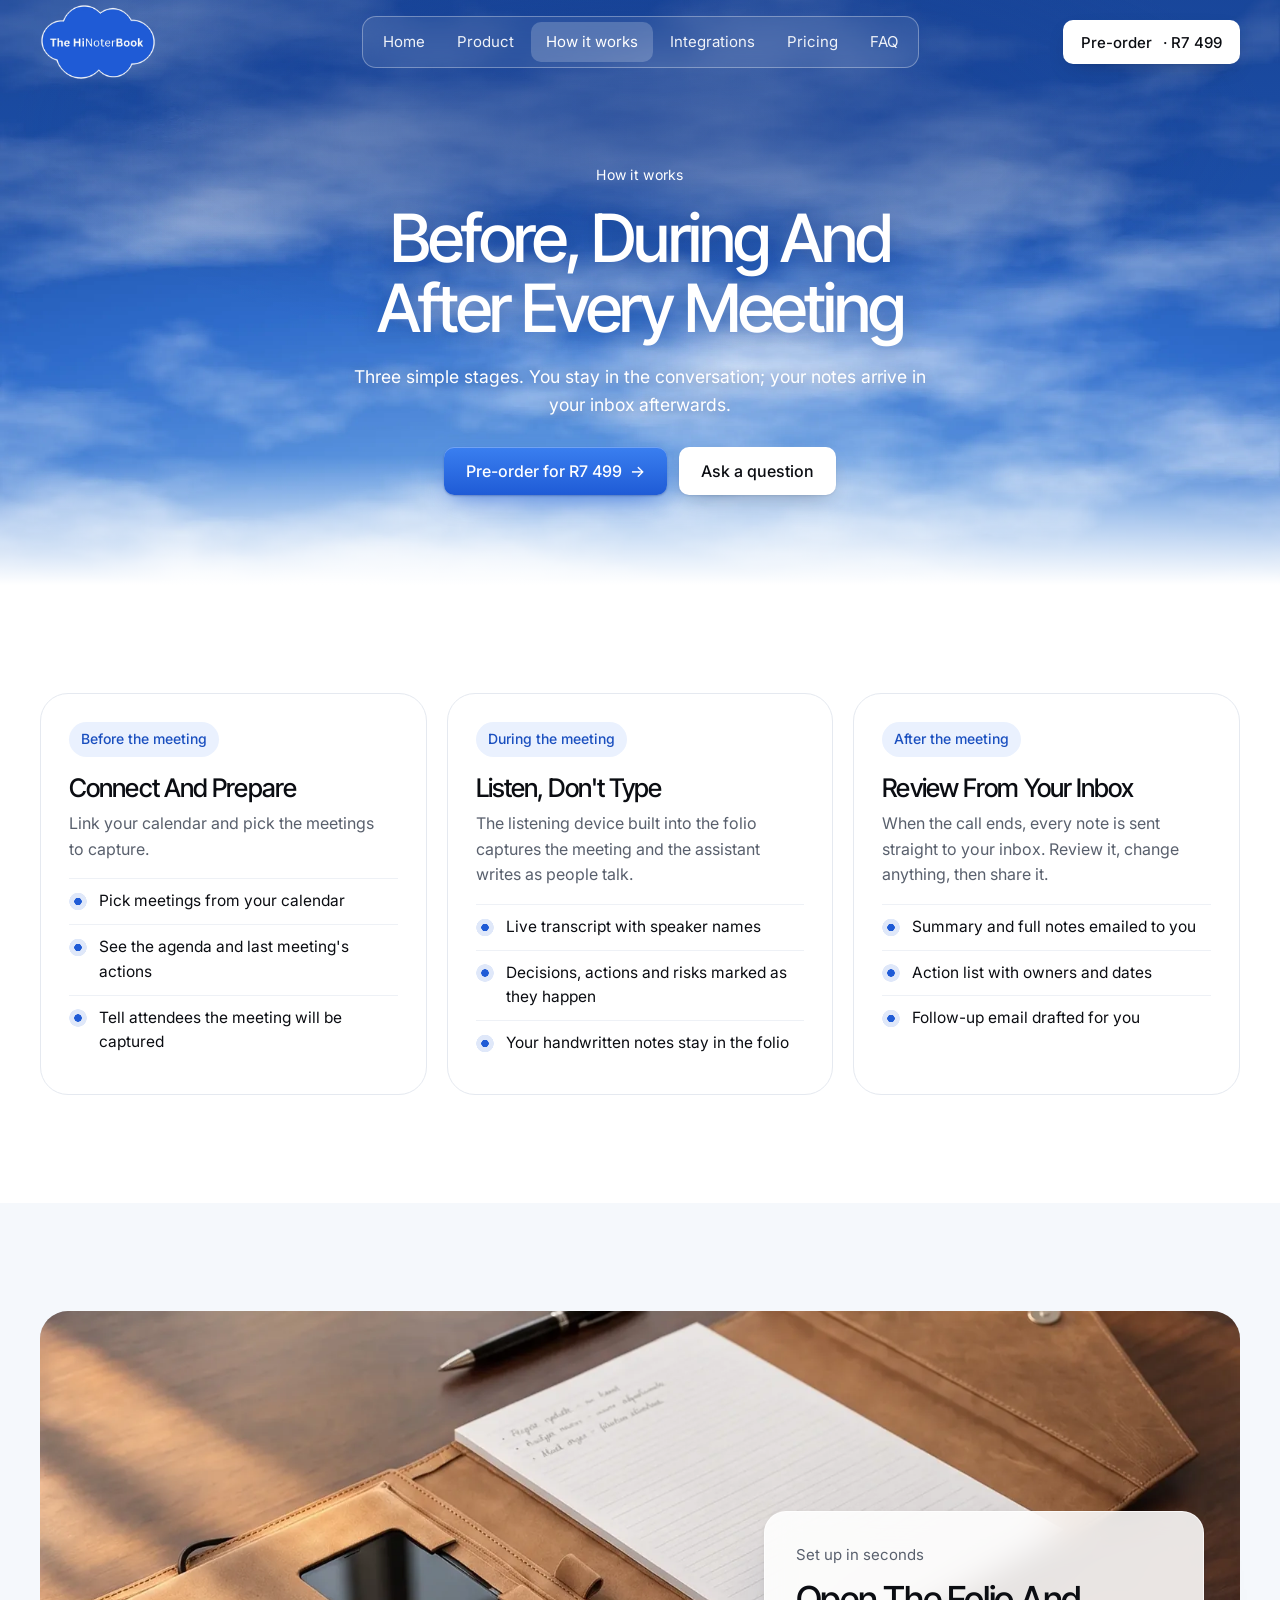
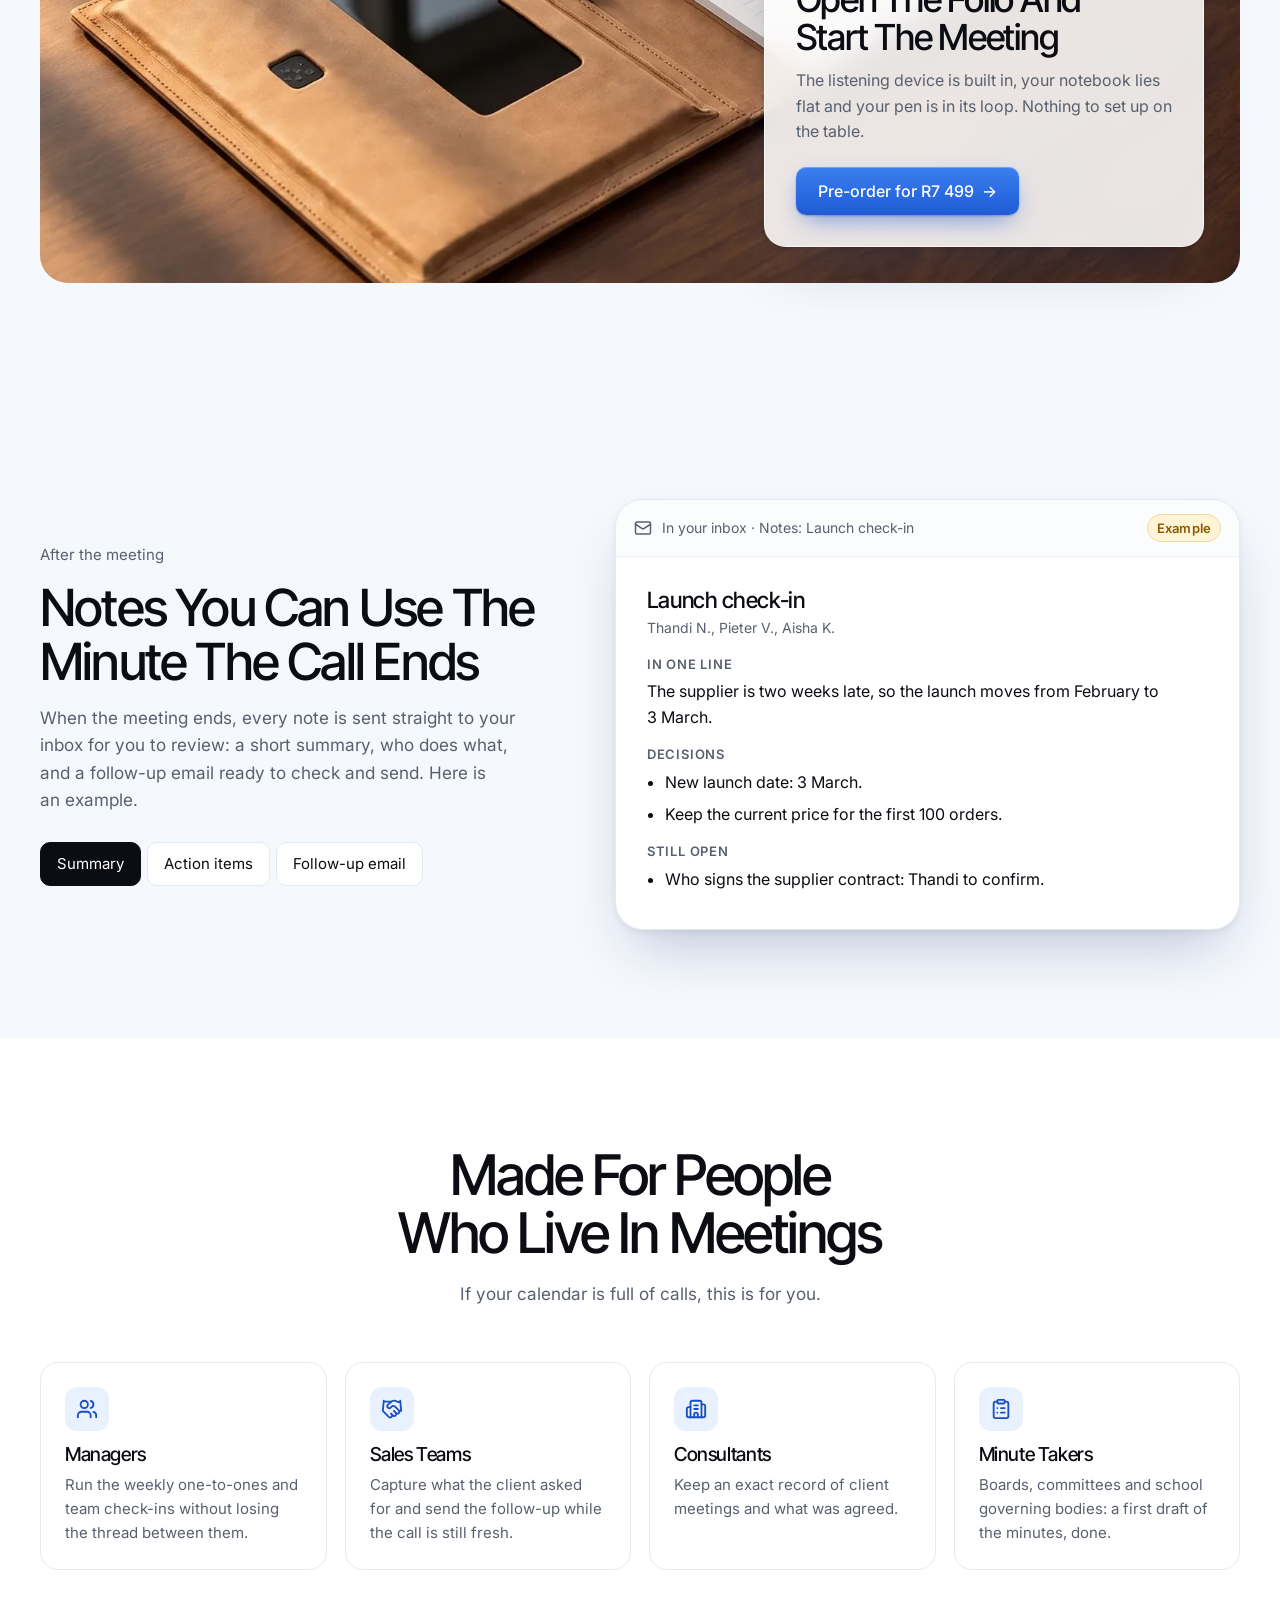
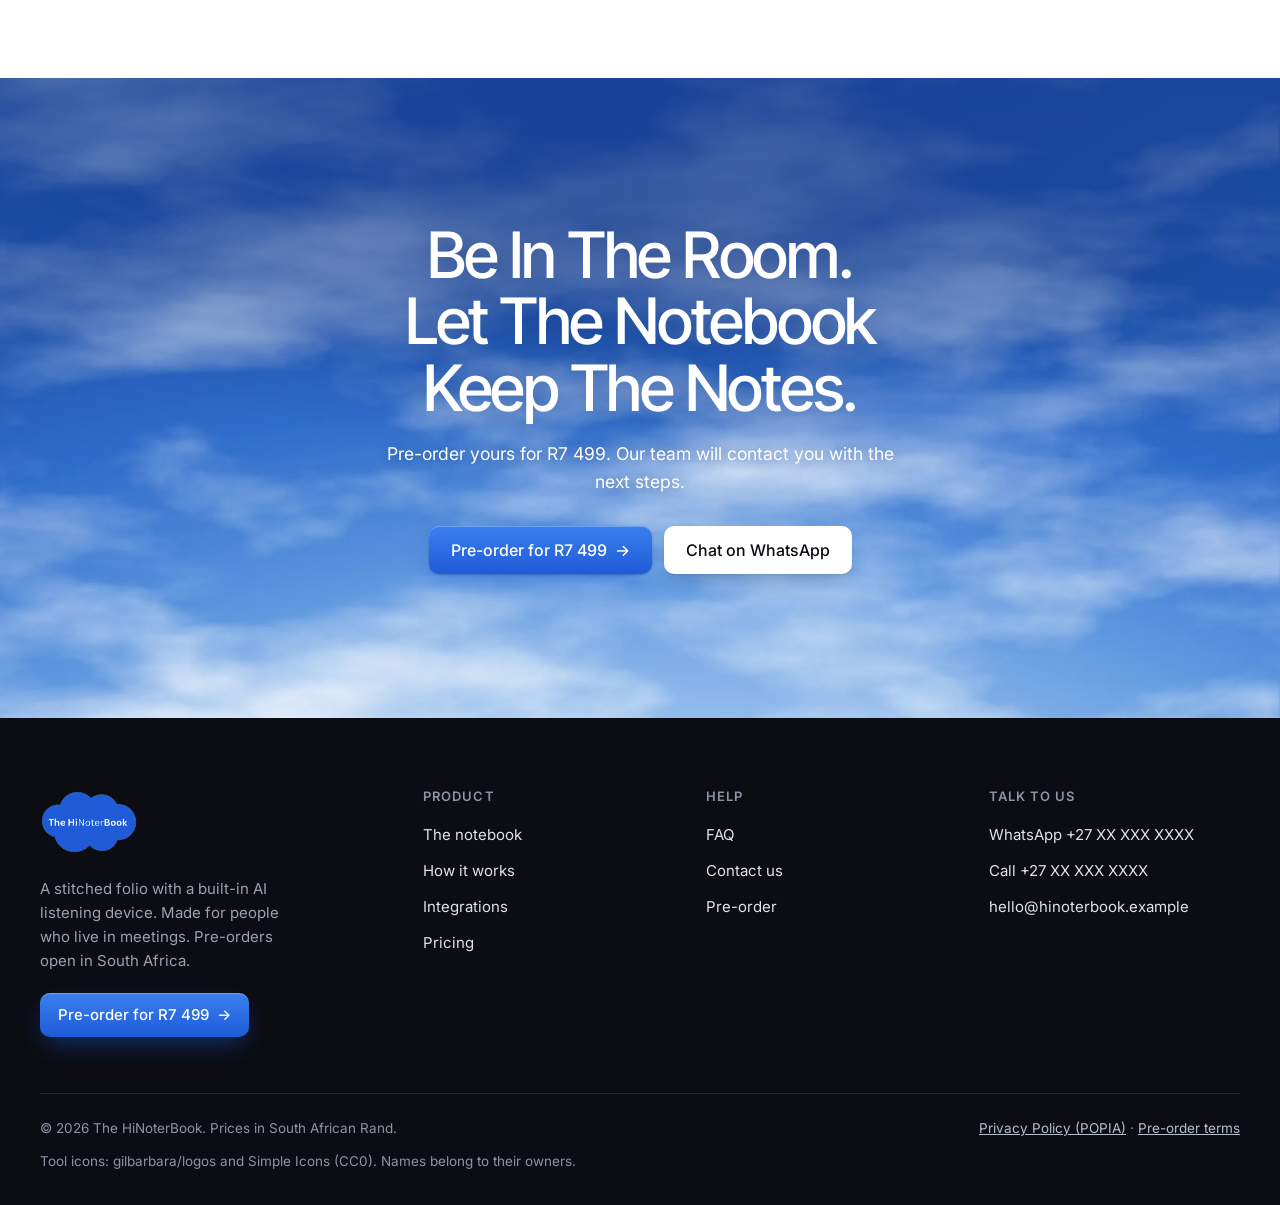
<file: how-it-works.html>
<!doctype html>
<html lang="en-ZA">
<head>
<meta charset="utf-8">
<meta name="viewport" content="width=device-width, initial-scale=1">
<title>How the AI Meeting Note Taker Works | The HiNoterBook</title>
<meta name="description" content="Tap to start, stay in the conversation, and get your summary, action items and a draft follow-up email in your inbox after every meeting.">
<meta name="robots" content="index, follow, max-image-preview:large, max-snippet:-1, max-video-preview:-1">
<link rel="canonical" href="https://hinoterbook.co.za/how-it-works.html">
<meta name="theme-color" content="#1f5bd6">
<meta name="application-name" content="The HiNoterBook">
<meta property="og:type" content="website">
<meta property="og:locale" content="en_ZA">
<meta property="og:site_name" content="The HiNoterBook">
<meta property="og:title" content="How the AI Meeting Note Taker Works | The HiNoterBook">
<meta property="og:description" content="Tap to start, stay in the conversation, and get your summary, action items and a draft follow-up email in your inbox after every meeting.">
<meta property="og:url" content="https://hinoterbook.co.za/how-it-works.html">
<meta property="og:image" content="https://hinoterbook.co.za/og.jpg">
<meta property="og:image:width" content="1200">
<meta property="og:image:height" content="630">
<meta property="og:image:alt" content="The HiNoterBook: Your In-person AI NoteTaker. RRP R7 499 with free HiNoter Earpods.">
<meta name="twitter:card" content="summary_large_image">
<meta name="twitter:title" content="How the AI Meeting Note Taker Works | The HiNoterBook">
<meta name="twitter:description" content="Tap to start, stay in the conversation, and get your summary, action items and a draft follow-up email in your inbox after every meeting.">
<meta name="twitter:image" content="https://hinoterbook.co.za/og.jpg">
<link rel="manifest" href="site.webmanifest">
<script type="application/ld+json">{"@context": "https://schema.org", "@graph": [{"@type": "Organization", "@id": "https://hinoterbook.co.za/#organization", "name": "The HiNoterBook", "url": "https://hinoterbook.co.za/", "logo": {"@type": "ImageObject", "url": "https://hinoterbook.co.za/assets/img/logo.png", "width": 337, "height": 220}, "slogan": "Your In-person AI NoteTaker", "areaServed": {"@type": "Country", "name": "South Africa"}}, {"@type": "WebSite", "@id": "https://hinoterbook.co.za/#website", "url": "https://hinoterbook.co.za/", "name": "The HiNoterBook", "description": "Your In-person AI NoteTaker", "inLanguage": "en-ZA", "publisher": {"@id": "https://hinoterbook.co.za/#organization"}}, {"@type": "WebPage", "@id": "https://hinoterbook.co.za/how-it-works.html#webpage", "url": "https://hinoterbook.co.za/how-it-works.html", "name": "How the AI Meeting Note Taker Works | The HiNoterBook", "description": "Tap to start, stay in the conversation, and get your summary, action items and a draft follow-up email in your inbox after every meeting.", "inLanguage": "en-ZA", "isPartOf": {"@id": "https://hinoterbook.co.za/#website"}, "about": {"@id": "https://hinoterbook.co.za/#product"}, "breadcrumb": {"@type": "BreadcrumbList", "itemListElement": [{"@type": "ListItem", "position": 1, "name": "Home", "item": "https://hinoterbook.co.za/"}, {"@type": "ListItem", "position": 2, "name": "How it works", "item": "https://hinoterbook.co.za/how-it-works.html"}]}}]}</script>

<link rel="icon" href="favicon-32.png" sizes="32x32" type="image/png">
<link rel="icon" href="favicon-64.png" sizes="64x64" type="image/png">
<link rel="apple-touch-icon" href="apple-touch-icon.png">
<link rel="preconnect" href="https://fonts.googleapis.com">
<link rel="preconnect" href="https://fonts.gstatic.com" crossorigin>
<link rel="stylesheet" href="https://fonts.googleapis.com/css2?family=Inter:wght@400;500;600&family=Inter+Tight:wght@500;600&display=swap">
<link rel="stylesheet" href="assets/css/site.css">
<script>window.SITE={"brand": "The HiNoterBook", "price": "R7\u00a0499", "priceReward": "R6\u00a0749", "reward": "10%", "gift": "free HiNoter Earpods worth R999", "whatsapp": "27XXXXXXXXX", "email": "hello@hinoterbook.example", "orderEmail": "info@survivalguide.co.za"};</script>
<script>/* Always open a page at the top (unless the link points to a spot on the page) */
try{if("scrollRestoration" in history)history.scrollRestoration="manual";}catch(e){}
(function(){function top(){if(!location.hash){document.documentElement.style.scrollBehavior="auto";window.scrollTo(0,0);document.documentElement.style.scrollBehavior="";}}
document.addEventListener("DOMContentLoaded",top);window.addEventListener("load",top);window.addEventListener("pageshow",function(e){if(e.persisted)top();});})();</script>
<script defer src="assets/js/site.js"></script>
</head>
<body>
<a class="skip" href="#main">Skip to content</a>
<header class="site-header">
  <div class="wrap bar">
    <a class="brand" href="index.html" aria-label="The HiNoterBook home"><img class="brand-logo" src="assets/img/logo-outline.png" alt="The HiNoterBook" width="337" height="220"></a>
    <nav class="nav-pill" aria-label="Main"><a href="index.html">Home</a><a href="product.html">Product</a><a href="how-it-works.html" aria-current="page">How it works</a><a href="integrations.html">Integrations</a><a href="pricing.html">Pricing</a><a href="faq.html">FAQ</a></nav>
    <div class="head-actions">
      <a class="btn btn-white btn-sm" href="pre-order.html">Pre-order<span class="long">&nbsp;· R7 499</span></a>
      <button class="menu-btn" type="button" aria-expanded="false" aria-controls="mobile-menu" aria-label="Open menu"><span></span></button>
    </div>
  </div>
</header>
<div class="mobile-menu" id="mobile-menu">
  <nav aria-label="Mobile"><a class="m-link" href="index.html">Home<span aria-hidden="true">→</span></a><a class="m-link" href="product.html">Product<span aria-hidden="true">→</span></a><a class="m-link" href="how-it-works.html" aria-current="page">How it works<span aria-hidden="true">→</span></a><a class="m-link" href="integrations.html">Integrations<span aria-hidden="true">→</span></a><a class="m-link" href="pricing.html">Pricing<span aria-hidden="true">→</span></a><a class="m-link" href="faq.html">FAQ<span aria-hidden="true">→</span></a><a class="m-link" href="contact.html">Contact<span aria-hidden="true">→</span></a></nav>
  <a class="btn btn-primary" href="pre-order.html">Pre-order for R7 499 <span class="arr" aria-hidden="true">→</span></a>
  <p class="m-contact">Questions? <a class="link" href="https://wa.me/27XXXXXXXXX">WhatsApp us</a> or call <a class="link" href="tel:+27XXXXXXXXX">+27 XX XXX XXXX</a>.</p>
</div>
<main id="main">
<section class="sky page-hero"><div class="wrap" data-enter>
  <span class="crumb">How it works</span>
  <h1>Before, during and after every meeting</h1>
  <p class="lede">Three simple stages. You stay in the conversation; your notes arrive in your inbox afterwards.</p>
  <div class="actions"><a class="btn btn-primary" href="pre-order.html">Pre-order for R7 499 <span class="arr" aria-hidden="true">→</span></a><a class="btn btn-white" href="contact.html">Ask a question</a></div>
</div></section>
<section class="section"><div class="wrap"><div class="timeline"><div class="tl"><span class="when">Before the meeting</span><h3>Connect and prepare</h3><p>Link your calendar and pick the meetings to capture.</p><ul><li>Pick meetings from your calendar</li><li>See the agenda and last meeting&#x27;s actions</li><li>Tell attendees the meeting will be captured</li></ul></div><div class="tl"><span class="when">During the meeting</span><h3>Listen, don&#x27;t type</h3><p>The listening device built into the folio captures the meeting and the assistant writes as people talk.</p><ul><li>Live transcript with speaker names</li><li>Decisions, actions and risks marked as they happen</li><li>Your handwritten notes stay in the folio</li></ul></div><div class="tl"><span class="when">After the meeting</span><h3>Review from your inbox</h3><p>When the call ends, every note is sent straight to your inbox. Review it, change anything, then share it.</p><ul><li>Summary and full notes emailed to you</li><li>Action list with owners and dates</li><li>Follow-up email drafted for you</li></ul></div></div></div></section>
<section class="section ground-surface"><div class="wrap"><div class="feature-photo">
  <div class="fp-img"><img class="" src="assets/img/folio-wood-1600.webp" srcset="assets/img/folio-wood-800.webp 800w, assets/img/folio-wood-1600.webp 1600w" sizes="(max-width: 860px) 92vw, 1200px" width="1600" height="2142" alt="The tan folio lying open on a dark wooden boardroom table, showing its built-in AI listening device, a pen loop and a lined notepad, with a pen and coffee mug beside it and a city view behind" loading="lazy" decoding="async" style="object-position:50% 68%"></div>
  <div class="glass">
    <span class="eyebrow">Set up in seconds</span>
    <h2>Open the folio and start the meeting</h2>
    <p>The listening device is built in, your notebook lies flat and your pen is in its loop. Nothing to set up on the table.</p>
    <a class="btn btn-primary" href="pre-order.html">Pre-order for R7 499 <span class="arr" aria-hidden="true">→</span></a>
  </div>
</div></div></section>
<section class="section ground-surface"><div class="wrap"><div class="notes-wrap">
  <div>
    <span class="eyebrow">After the meeting</span>
    <h2>Notes you can use the minute the call ends</h2>
    <p class="lede">When the meeting ends, every note is sent straight to your inbox for you to review: a short summary, who does what, and a follow-up email ready to check and send. Here is an example.</p>
    <div class="tablist" role="tablist" aria-label="Example outputs">
      <button class="tab" role="tab" id="hw-t1" aria-selected="true" aria-controls="hw-p1">Summary</button>
      <button class="tab" role="tab" id="hw-t2" aria-selected="false" aria-controls="hw-p2" tabindex="-1">Action items</button>
      <button class="tab" role="tab" id="hw-t3" aria-selected="false" aria-controls="hw-p3" tabindex="-1">Follow-up email</button>
    </div>
  </div>
  <div class="doc">
    <div class="doc-head"><svg aria-hidden="true" focusable="false" xmlns="http://www.w3.org/2000/svg" viewBox="0 0 24 24" width="20" height="20" fill="none" stroke="currentColor" stroke-width="2" stroke-linecap="round" stroke-linejoin="round"><g fill="none" stroke="currentColor" stroke-linecap="round" stroke-linejoin="round" stroke-width="2"><path d="m22 7l-8.991 5.727a2 2 0 0 1-2.009 0L2 7"/><rect width="20" height="16" x="2" y="4" rx="2"/></g></svg>In your inbox · Notes: Launch check-in<span class="demo-tag">Example</span></div>
    <div class="doc-body">
      <div class="doc-panel" role="tabpanel" id="hw-p1" aria-labelledby="hw-t1" tabindex="0">
        <h3>Launch check-in</h3><p class="meta">Thandi N., Pieter V., Aisha K.</p>
        <h4>In one line</h4><p>The supplier is two weeks late, so the launch moves from February to 3 March.</p>
        <h4>Decisions</h4><ul><li>New launch date: 3 March.</li><li>Keep the current price for the first 100 orders.</li></ul>
        <h4>Still open</h4><ul><li>Who signs the supplier contract: Thandi to confirm.</li></ul>
      </div>
      <div class="doc-panel" role="tabpanel" id="hw-p2" aria-labelledby="hw-t2" tabindex="0" hidden>
        <h3>Action items</h3><p class="meta">3 people · 4 actions</p>
        <ul class="todo">
          <li><span class="box"></span><span>Update the pricing sheet for the new date</span><span class="owner">Pieter · Fri</span></li>
          <li><span class="box"></span><span>Tell the two launch partners about the change</span><span class="owner">Aisha · Wed</span></li>
          <li><span class="box"></span><span>Confirm who signs the supplier contract</span><span class="owner">Thandi · Thu</span></li>
          <li><span class="box"></span><span>Book the next check-in for after the supplier call</span><span class="owner">Thandi</span></li>
        </ul>
      </div>
      <div class="doc-panel email" role="tabpanel" id="hw-p3" aria-labelledby="hw-t3" tabindex="0" hidden>
        <div class="hdr"><span>To</span><b>Pieter, Aisha</b><span>Subject</span><b>Launch moves to 3 March: next steps</b></div>
        <p>Hi both,</p><p style="margin-top:10px">Thanks for today. Quick recap: the supplier needs two more weeks, so we're launching on 3 March. We keep the current price for the first 100 orders.</p>
        <p style="margin-top:10px">Pieter, please update the pricing sheet by Friday. Aisha, could you let the two launch partners know by Wednesday? I'll confirm who signs the supplier contract.</p>
        <p style="margin-top:10px">Thandi</p>
      </div>
    </div>
  </div>
</div></div></section>
<section class="section"><div class="wrap">
  <div class="s-head"><h2>Made for people who live in meetings</h2><p>If your calendar is full of calls, this is for you.</p></div>
  <div class="usecases"><div class="uc"><span class="ic"><svg aria-hidden="true" focusable="false" xmlns="http://www.w3.org/2000/svg" viewBox="0 0 24 24" width="20" height="20" fill="none" stroke="currentColor" stroke-width="2" stroke-linecap="round" stroke-linejoin="round"><g fill="none" stroke="currentColor" stroke-linecap="round" stroke-linejoin="round" stroke-width="2"><path d="M16 21v-2a4 4 0 0 0-4-4H6a4 4 0 0 0-4 4v2M16 3.128a4 4 0 0 1 0 7.744M22 21v-2a4 4 0 0 0-3-3.87"/><circle cx="9" cy="7" r="4"/></g></svg></span><h3>Managers</h3><p>Run the weekly one-to-ones and team check-ins without losing the thread between them.</p></div><div class="uc"><span class="ic"><svg aria-hidden="true" focusable="false" xmlns="http://www.w3.org/2000/svg" viewBox="0 0 24 24" width="20" height="20" fill="none" stroke="currentColor" stroke-width="2" stroke-linecap="round" stroke-linejoin="round"><g fill="none" stroke="currentColor" stroke-linecap="round" stroke-linejoin="round" stroke-width="2"><path d="m11 17l2 2a1 1 0 1 0 3-3"/><path d="m14 14l2.5 2.5a1 1 0 1 0 3-3l-3.88-3.88a3 3 0 0 0-4.24 0l-.88.88a1 1 0 1 1-3-3l2.81-2.81a5.79 5.79 0 0 1 7.06-.87l.47.28a2 2 0 0 0 1.42.25L21 4"/><path d="m21 3l1 11h-2M3 3L2 14l6.5 6.5a1 1 0 1 0 3-3M3 4h8"/></g></svg></span><h3>Sales teams</h3><p>Capture what the client asked for and send the follow-up while the call is still fresh.</p></div><div class="uc"><span class="ic"><svg aria-hidden="true" focusable="false" xmlns="http://www.w3.org/2000/svg" viewBox="0 0 24 24" width="20" height="20" fill="none" stroke="currentColor" stroke-width="2" stroke-linecap="round" stroke-linejoin="round"><g fill="none" stroke="currentColor" stroke-linecap="round" stroke-linejoin="round" stroke-width="2"><path d="M10 12h4m-4-4h4m0 13v-3a2 2 0 0 0-4 0v3"/><path d="M6 10H4a2 2 0 0 0-2 2v7a2 2 0 0 0 2 2h16a2 2 0 0 0 2-2V9a2 2 0 0 0-2-2h-2"/><path d="M6 21V5a2 2 0 0 1 2-2h8a2 2 0 0 1 2 2v16"/></g></svg></span><h3>Consultants</h3><p>Keep an exact record of client meetings and what was agreed.</p></div><div class="uc"><span class="ic"><svg aria-hidden="true" focusable="false" xmlns="http://www.w3.org/2000/svg" viewBox="0 0 24 24" width="20" height="20" fill="none" stroke="currentColor" stroke-width="2" stroke-linecap="round" stroke-linejoin="round"><g fill="none" stroke="currentColor" stroke-linecap="round" stroke-linejoin="round" stroke-width="2"><rect width="8" height="4" x="8" y="2" rx="1" ry="1"/><path d="M16 4h2a2 2 0 0 1 2 2v14a2 2 0 0 1-2 2H6a2 2 0 0 1-2-2V6a2 2 0 0 1 2-2h2m4 7h4m-4 5h4m-8-5h.01M8 16h.01"/></g></svg></span><h3>Minute takers</h3><p>Boards, committees and school governing bodies: a first draft of the minutes, done.</p></div></div>
</div></section>
<section class="sky close"><div class="wrap">
  <h2>Be in the room. Let the notebook keep the notes.</h2>
  <p>Pre-order yours for R7 499. Our team will contact you with the next steps.</p>
  <div class="actions"><a class="btn btn-primary" href="pre-order.html">Pre-order for R7 499 <span class="arr" aria-hidden="true">→</span></a>
  <a class="btn btn-white" href="https://wa.me/27XXXXXXXXX">Chat on WhatsApp</a></div>
</div></section>
</main>
<div class="promo" id="promo" hidden>
  <div class="promo-backdrop" data-promo-close></div>
  <div class="promo-card" role="dialog" aria-modal="true" aria-labelledby="promo-title" aria-describedby="promo-desc">
    <button class="promo-x" type="button" aria-label="Close" data-promo-close><svg aria-hidden="true" focusable="false" xmlns="http://www.w3.org/2000/svg" viewBox="0 0 24 24" width="20" height="20" fill="none" stroke="currentColor" stroke-width="2" stroke-linecap="round" stroke-linejoin="round"><path fill="none" stroke="currentColor" stroke-linecap="round" stroke-linejoin="round" stroke-width="2" d="M18 6L6 18M6 6l12 12"/></svg></button>
    <span class="promo-tag"><svg aria-hidden="true" focusable="false" xmlns="http://www.w3.org/2000/svg" viewBox="0 0 24 24" width="20" height="20" fill="none" stroke="currentColor" stroke-width="2" stroke-linecap="round" stroke-linejoin="round"><g fill="none" stroke="currentColor" stroke-linecap="round" stroke-linejoin="round" stroke-width="2"><path d="M12 7v14m8-10v8a2 2 0 0 1-2 2H6a2 2 0 0 1-2-2v-8m3.5-4a1 1 0 0 1 0-5A4.8 8 0 0 1 12 7a4.8 8 0 0 1 4.5-5a1 1 0 0 1 0 5"/><rect width="18" height="4" x="3" y="7" rx="1"/></g></svg>Welcome gift</span>
    <h2 id="promo-title">Scratch to reveal your 10% off</h2>
    <p id="promo-desc">A thank-you for being early. Scratch the card and pay R6 749 instead of R7 499 RRP, plus free HiNoter Earpods worth R999.</p>
    <div data-scratch-group>
    <div class="scratch" data-scratch>
      <div class="scratch-under" aria-hidden="true">
        <span class="k">Your reward</span>
        <span class="v">10<small>% off</small></span>
        <span class="s">You pay R6 749 instead of R7 499 RRP</span>
      </div>
      <canvas aria-label="Scratch card. Scratch to reveal your reward, or use the Reveal button below." role="img"></canvas>
      <div class="confetti" aria-hidden="true"></div>
    </div>
    <div class="scratch-tools">
      <button class="btn btn-ghost before" type="button" data-reveal>Reveal my reward</button>
      <a class="btn btn-primary reward-won" href="pre-order.html">Claim 10% with my pre-order <span class="arr" aria-hidden="true">→</span></a>
    </div>
    </div>
    <button class="promo-later" type="button" data-promo-close>Maybe later</button>
  </div>
</div>
<footer class="site-footer">
  <div class="wrap">
    <div class="f-top">
      <div>
        <a class="brand" href="index.html" aria-label="The HiNoterBook home"><img class="brand-logo" src="assets/img/logo.png" alt="The HiNoterBook" width="337" height="220"></a>
        <p>A stitched folio with a built-in AI listening device. Made for people who live in meetings. Pre-orders open in South Africa.</p>
        <a class="btn btn-primary btn-sm f-cta" href="pre-order.html">Pre-order for R7 499 <span class="arr" aria-hidden="true">→</span></a>
      </div>
      <div class="f-col"><h2>Product</h2><ul>
        <li><a href="product.html">The notebook</a></li>
        <li><a href="how-it-works.html">How it works</a></li>
        <li><a href="integrations.html">Integrations</a></li>
        <li><a href="pricing.html">Pricing</a></li>
      </ul></div>
      <div class="f-col"><h2>Help</h2><ul>
        <li><a href="faq.html">FAQ</a></li>
        <li><a href="contact.html">Contact us</a></li>
        <li><a href="pre-order.html">Pre-order</a></li>
      </ul></div>
      <div class="f-col"><h2>Talk to us</h2><ul>
        <li><a href="https://wa.me/27XXXXXXXXX">WhatsApp +27 XX XXX XXXX</a></li>
        <li><a href="tel:+27XXXXXXXXX">Call +27 XX XXX XXXX</a></li>
        <li><a href="mailto:hello@hinoterbook.example">hello@hinoterbook.example</a></li>
      </ul></div>
    </div>
    <div class="f-bottom">
      <span>© 2026 The HiNoterBook. Prices in South African Rand.</span>
      <span><a href="privacy.html">Privacy Policy (POPIA)</a> · <a href="terms.html">Pre-order terms</a></span>
      <span>Tool icons: gilbarbara/logos and Simple Icons (CC0). Names belong to their owners.</span>
    </div>
  </div>
</footer>
<div class="sr-only" aria-live="polite" id="scratch-live"></div>
</body>
</html>
</file>
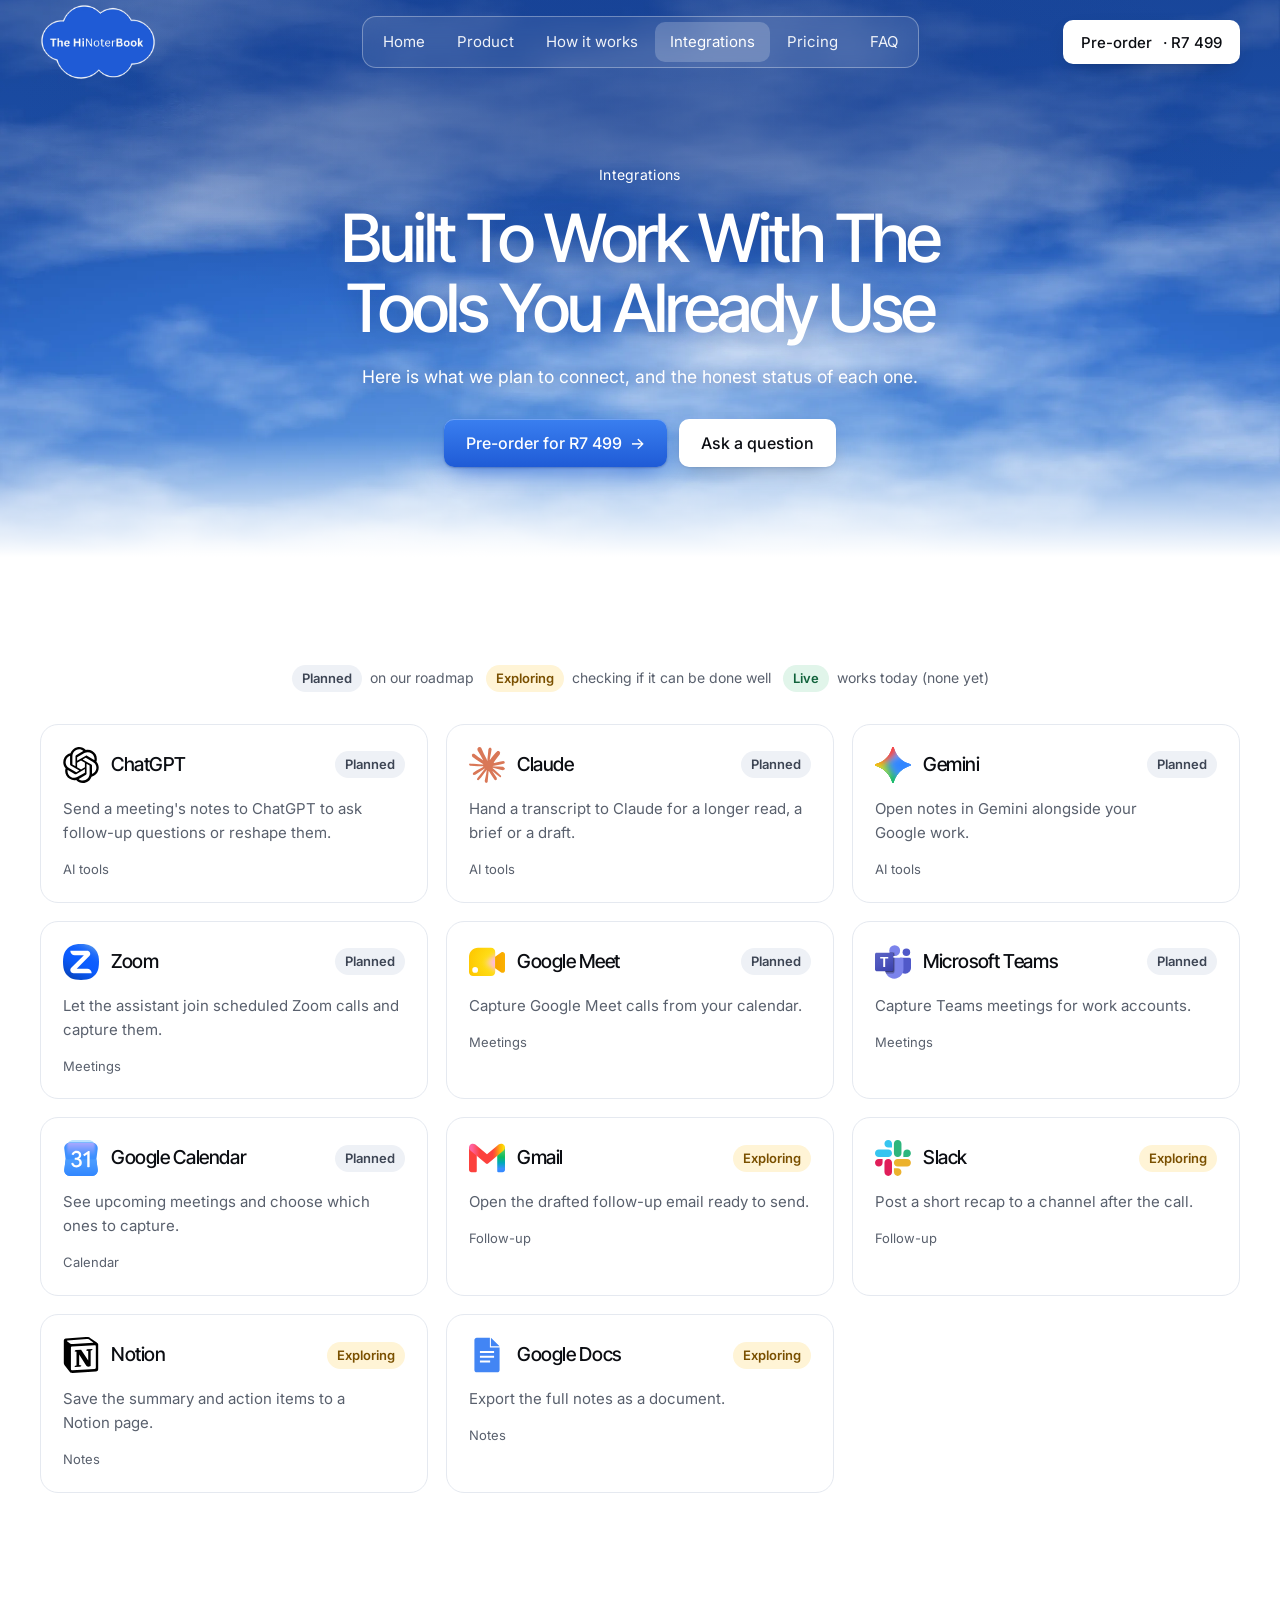
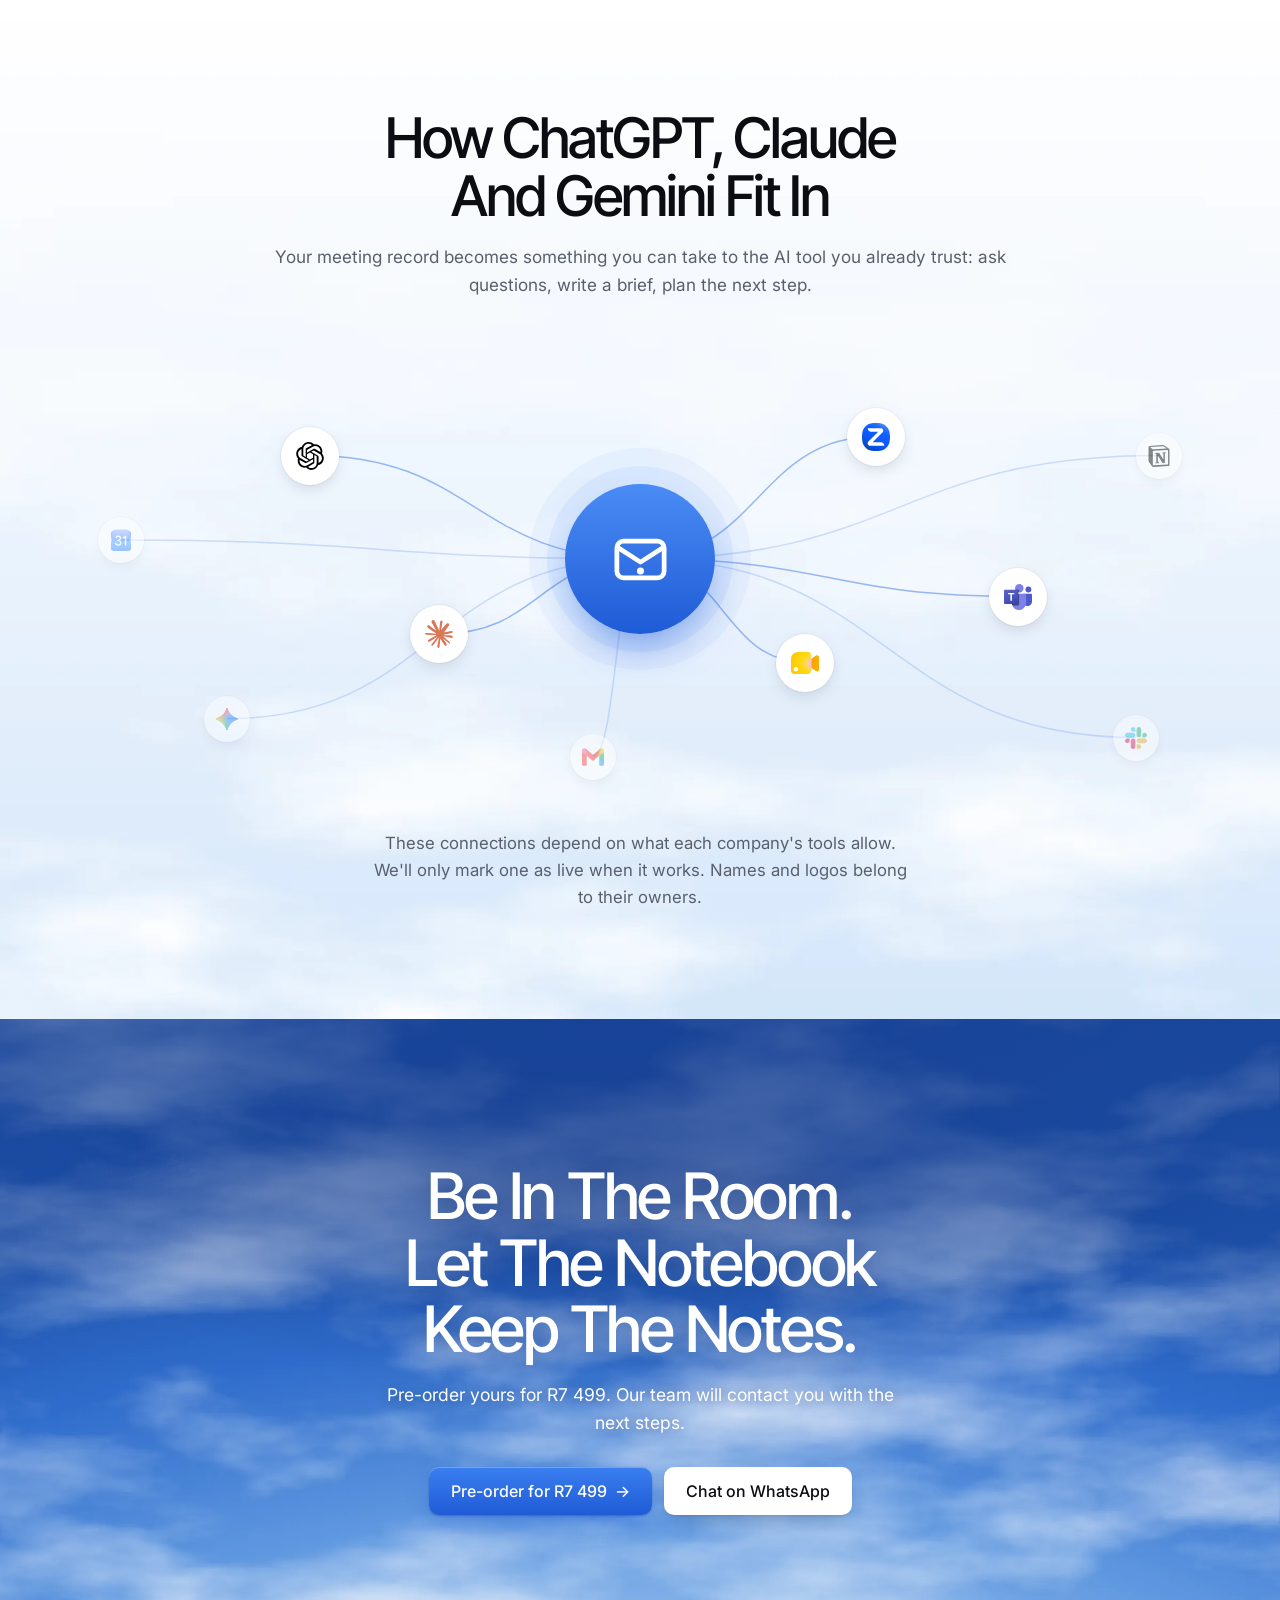
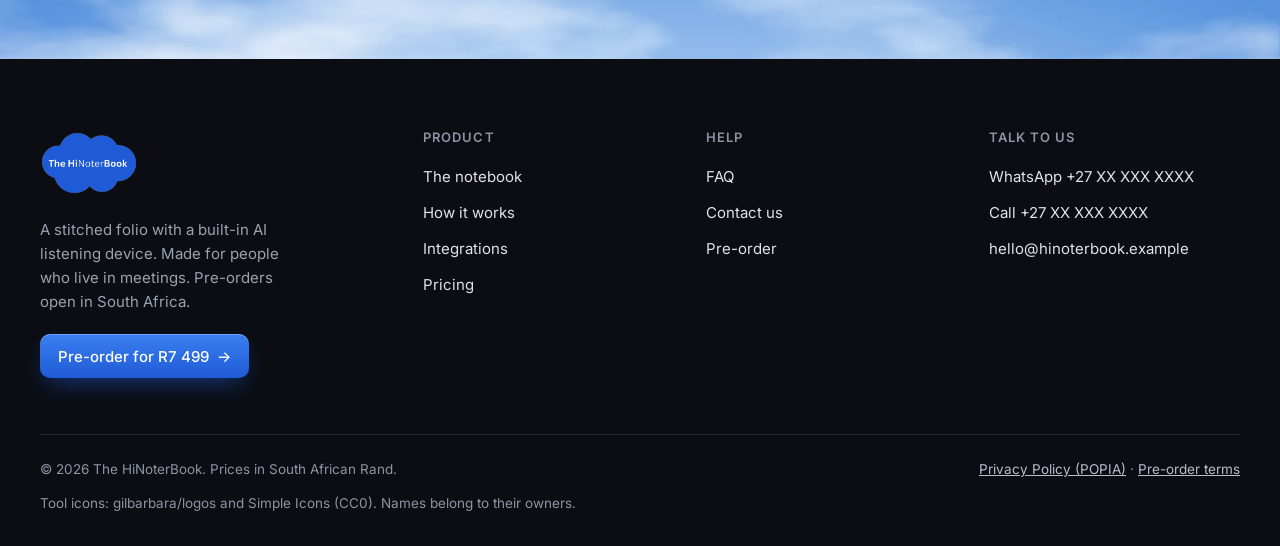
<file: integrations.html>
<!doctype html>
<html lang="en-ZA">
<head>
<meta charset="utf-8">
<meta name="viewport" content="width=device-width, initial-scale=1">
<title>AI Note Taker Integrations | The HiNoterBook</title>
<meta name="description" content="Planned connections for The HiNoterBook: ChatGPT, Claude, Gemini, Zoom, Google Meet and Microsoft Teams, with an honest status for each.">
<meta name="robots" content="index, follow, max-image-preview:large, max-snippet:-1, max-video-preview:-1">
<link rel="canonical" href="https://hinoterbook.co.za/integrations.html">
<meta name="theme-color" content="#1f5bd6">
<meta name="application-name" content="The HiNoterBook">
<meta property="og:type" content="website">
<meta property="og:locale" content="en_ZA">
<meta property="og:site_name" content="The HiNoterBook">
<meta property="og:title" content="AI Note Taker Integrations | The HiNoterBook">
<meta property="og:description" content="Planned connections for The HiNoterBook: ChatGPT, Claude, Gemini, Zoom, Google Meet and Microsoft Teams, with an honest status for each.">
<meta property="og:url" content="https://hinoterbook.co.za/integrations.html">
<meta property="og:image" content="https://hinoterbook.co.za/og.jpg">
<meta property="og:image:width" content="1200">
<meta property="og:image:height" content="630">
<meta property="og:image:alt" content="The HiNoterBook: Your In-person AI NoteTaker. RRP R7 499 with free HiNoter Earpods.">
<meta name="twitter:card" content="summary_large_image">
<meta name="twitter:title" content="AI Note Taker Integrations | The HiNoterBook">
<meta name="twitter:description" content="Planned connections for The HiNoterBook: ChatGPT, Claude, Gemini, Zoom, Google Meet and Microsoft Teams, with an honest status for each.">
<meta name="twitter:image" content="https://hinoterbook.co.za/og.jpg">
<link rel="manifest" href="site.webmanifest">
<script type="application/ld+json">{"@context": "https://schema.org", "@graph": [{"@type": "Organization", "@id": "https://hinoterbook.co.za/#organization", "name": "The HiNoterBook", "url": "https://hinoterbook.co.za/", "logo": {"@type": "ImageObject", "url": "https://hinoterbook.co.za/assets/img/logo.png", "width": 337, "height": 220}, "slogan": "Your In-person AI NoteTaker", "areaServed": {"@type": "Country", "name": "South Africa"}}, {"@type": "WebSite", "@id": "https://hinoterbook.co.za/#website", "url": "https://hinoterbook.co.za/", "name": "The HiNoterBook", "description": "Your In-person AI NoteTaker", "inLanguage": "en-ZA", "publisher": {"@id": "https://hinoterbook.co.za/#organization"}}, {"@type": "WebPage", "@id": "https://hinoterbook.co.za/integrations.html#webpage", "url": "https://hinoterbook.co.za/integrations.html", "name": "AI Note Taker Integrations | The HiNoterBook", "description": "Planned connections for The HiNoterBook: ChatGPT, Claude, Gemini, Zoom, Google Meet and Microsoft Teams, with an honest status for each.", "inLanguage": "en-ZA", "isPartOf": {"@id": "https://hinoterbook.co.za/#website"}, "about": {"@id": "https://hinoterbook.co.za/#product"}, "breadcrumb": {"@type": "BreadcrumbList", "itemListElement": [{"@type": "ListItem", "position": 1, "name": "Home", "item": "https://hinoterbook.co.za/"}, {"@type": "ListItem", "position": 2, "name": "Integrations", "item": "https://hinoterbook.co.za/integrations.html"}]}}]}</script>

<link rel="icon" href="favicon-32.png" sizes="32x32" type="image/png">
<link rel="icon" href="favicon-64.png" sizes="64x64" type="image/png">
<link rel="apple-touch-icon" href="apple-touch-icon.png">
<link rel="preconnect" href="https://fonts.googleapis.com">
<link rel="preconnect" href="https://fonts.gstatic.com" crossorigin>
<link rel="stylesheet" href="https://fonts.googleapis.com/css2?family=Inter:wght@400;500;600&family=Inter+Tight:wght@500;600&display=swap">
<link rel="stylesheet" href="assets/css/site.css">
<script>window.SITE={"brand": "The HiNoterBook", "price": "R7\u00a0499", "priceReward": "R6\u00a0749", "reward": "10%", "gift": "free HiNoter Earpods worth R999", "whatsapp": "27XXXXXXXXX", "email": "hello@hinoterbook.example", "orderEmail": "info@survivalguide.co.za"};</script>
<script>/* Always open a page at the top (unless the link points to a spot on the page) */
try{if("scrollRestoration" in history)history.scrollRestoration="manual";}catch(e){}
(function(){function top(){if(!location.hash){document.documentElement.style.scrollBehavior="auto";window.scrollTo(0,0);document.documentElement.style.scrollBehavior="";}}
document.addEventListener("DOMContentLoaded",top);window.addEventListener("load",top);window.addEventListener("pageshow",function(e){if(e.persisted)top();});})();</script>
<script defer src="assets/js/site.js"></script>
</head>
<body>
<a class="skip" href="#main">Skip to content</a>
<header class="site-header">
  <div class="wrap bar">
    <a class="brand" href="index.html" aria-label="The HiNoterBook home"><img class="brand-logo" src="assets/img/logo-outline.png" alt="The HiNoterBook" width="337" height="220"></a>
    <nav class="nav-pill" aria-label="Main"><a href="index.html">Home</a><a href="product.html">Product</a><a href="how-it-works.html">How it works</a><a href="integrations.html" aria-current="page">Integrations</a><a href="pricing.html">Pricing</a><a href="faq.html">FAQ</a></nav>
    <div class="head-actions">
      <a class="btn btn-white btn-sm" href="pre-order.html">Pre-order<span class="long">&nbsp;· R7 499</span></a>
      <button class="menu-btn" type="button" aria-expanded="false" aria-controls="mobile-menu" aria-label="Open menu"><span></span></button>
    </div>
  </div>
</header>
<div class="mobile-menu" id="mobile-menu">
  <nav aria-label="Mobile"><a class="m-link" href="index.html">Home<span aria-hidden="true">→</span></a><a class="m-link" href="product.html">Product<span aria-hidden="true">→</span></a><a class="m-link" href="how-it-works.html">How it works<span aria-hidden="true">→</span></a><a class="m-link" href="integrations.html" aria-current="page">Integrations<span aria-hidden="true">→</span></a><a class="m-link" href="pricing.html">Pricing<span aria-hidden="true">→</span></a><a class="m-link" href="faq.html">FAQ<span aria-hidden="true">→</span></a><a class="m-link" href="contact.html">Contact<span aria-hidden="true">→</span></a></nav>
  <a class="btn btn-primary" href="pre-order.html">Pre-order for R7 499 <span class="arr" aria-hidden="true">→</span></a>
  <p class="m-contact">Questions? <a class="link" href="https://wa.me/27XXXXXXXXX">WhatsApp us</a> or call <a class="link" href="tel:+27XXXXXXXXX">+27 XX XXX XXXX</a>.</p>
</div>
<main id="main">
<section class="sky page-hero"><div class="wrap" data-enter>
  <span class="crumb">Integrations</span>
  <h1>Built to work with the tools you already use</h1>
  <p class="lede">Here is what we plan to connect, and the honest status of each one.</p>
  <div class="actions"><a class="btn btn-primary" href="pre-order.html">Pre-order for R7 499 <span class="arr" aria-hidden="true">→</span></a><a class="btn btn-white" href="contact.html">Ask a question</a></div>
</div></section>
<section class="section"><div class="wrap">
  <div class="legend"><span><span class="status planned">Planned</span> on our roadmap</span><span><span class="status explore">Exploring</span> checking if it can be done well</span><span><span class="status live">Live</span> works today (none yet)</span></div>
  <div class="int-grid"><div class="int"><div class="int-top"><img src="assets/icons/openai.svg" alt="" width="36" height="36"><h3>ChatGPT</h3><span class="status planned">Planned</span></div><p>Send a meeting&#x27;s notes to ChatGPT to ask follow-up questions or reshape them.</p><span style="font-size:13px;color:var(--muted)">AI tools</span></div><div class="int"><div class="int-top"><img src="assets/icons/claude.svg" alt="" width="36" height="36"><h3>Claude</h3><span class="status planned">Planned</span></div><p>Hand a transcript to Claude for a longer read, a brief or a draft.</p><span style="font-size:13px;color:var(--muted)">AI tools</span></div><div class="int"><div class="int-top"><img src="assets/icons/gemini.svg" alt="" width="36" height="36"><h3>Gemini</h3><span class="status planned">Planned</span></div><p>Open notes in Gemini alongside your Google work.</p><span style="font-size:13px;color:var(--muted)">AI tools</span></div><div class="int"><div class="int-top"><img src="assets/icons/zoom.svg" alt="" width="36" height="36"><h3>Zoom</h3><span class="status planned">Planned</span></div><p>Let the assistant join scheduled Zoom calls and capture them.</p><span style="font-size:13px;color:var(--muted)">Meetings</span></div><div class="int"><div class="int-top"><img src="assets/icons/google-meet.svg" alt="" width="36" height="36"><h3>Google Meet</h3><span class="status planned">Planned</span></div><p>Capture Google Meet calls from your calendar.</p><span style="font-size:13px;color:var(--muted)">Meetings</span></div><div class="int"><div class="int-top"><img src="assets/icons/teams.svg" alt="" width="36" height="36"><h3>Microsoft Teams</h3><span class="status planned">Planned</span></div><p>Capture Teams meetings for work accounts.</p><span style="font-size:13px;color:var(--muted)">Meetings</span></div><div class="int"><div class="int-top"><img src="assets/icons/google-calendar.svg" alt="" width="36" height="36"><h3>Google Calendar</h3><span class="status planned">Planned</span></div><p>See upcoming meetings and choose which ones to capture.</p><span style="font-size:13px;color:var(--muted)">Calendar</span></div><div class="int"><div class="int-top"><img src="assets/icons/gmail.svg" alt="" width="36" height="36"><h3>Gmail</h3><span class="status explore">Exploring</span></div><p>Open the drafted follow-up email ready to send.</p><span style="font-size:13px;color:var(--muted)">Follow-up</span></div><div class="int"><div class="int-top"><img src="assets/icons/slack.svg" alt="" width="36" height="36"><h3>Slack</h3><span class="status explore">Exploring</span></div><p>Post a short recap to a channel after the call.</p><span style="font-size:13px;color:var(--muted)">Follow-up</span></div><div class="int"><div class="int-top"><img src="assets/icons/notion.svg" alt="" width="36" height="36"><h3>Notion</h3><span class="status explore">Exploring</span></div><p>Save the summary and action items to a Notion page.</p><span style="font-size:13px;color:var(--muted)">Notes</span></div><div class="int"><div class="int-top"><img src="assets/icons/google-docs.svg" alt="" width="36" height="36"><h3>Google Docs</h3><span class="status explore">Exploring</span></div><p>Export the full notes as a document.</p><span style="font-size:13px;color:var(--muted)">Notes</span></div></div>
</div></section>
<section class="section ground-soft"><div class="wrap">
  <div class="s-head"><h2>How ChatGPT, Claude and Gemini fit in</h2><p>Your meeting record becomes something you can take to the AI tool you already trust: ask questions, write a brief, plan the next step.</p></div>
  <div class="hub"><svg class="lines" aria-hidden="true"></svg>
  <div class="core"><svg viewBox="0 0 24 24" fill="none" stroke="#fff" stroke-width="1.8" stroke-linecap="round" stroke-linejoin="round" aria-hidden="true"><rect x="3" y="5" width="18" height="14" rx="2.5"/><path d="M3.5 7.5 12 13l8.5-5.5"/><circle cx="12" cy="16.4" r="1.35" fill="#fff" stroke="none"/></svg><span class="sr-only">The HiNoterBook</span></div>
  <span class="node" style="left:22%;top:22%"><img src="assets/icons/openai.svg" alt="ChatGPT" width="28" height="28"></span><span class="node" style="left:33%;top:60%"><img src="assets/icons/claude.svg" alt="Claude" width="28" height="28"></span><span class="node faint hide-sm" style="left:15%;top:78%"><img src="assets/icons/gemini.svg" alt="Gemini" width="28" height="28"></span><span class="node" style="left:70%;top:18%"><img src="assets/icons/zoom.svg" alt="Zoom" width="28" height="28"></span><span class="node" style="left:64%;top:66%"><img src="assets/icons/google-meet.svg" alt="Google Meet" width="28" height="28"></span><span class="node" style="left:82%;top:52%"><img src="assets/icons/teams.svg" alt="Microsoft Teams" width="28" height="28"></span><span class="node faint hide-sm" style="left:6%;top:40%"><img src="assets/icons/google-calendar.svg" alt="Google Calendar" width="28" height="28"></span><span class="node faint hide-sm" style="left:92%;top:82%"><img src="assets/icons/slack.svg" alt="Slack" width="28" height="28"></span><span class="node faint hide-sm" style="left:94%;top:22%"><img src="assets/icons/notion.svg" alt="Notion" width="28" height="28"></span><span class="node faint hide-sm" style="left:46%;top:86%"><img src="assets/icons/gmail.svg" alt="Gmail" width="28" height="28"></span></div>
  <p class="hub-note">These connections depend on what each company's tools allow. We'll only mark one as live when it works. Names and logos belong to their owners.</p>
</div></section>
<section class="sky close"><div class="wrap">
  <h2>Be in the room. Let the notebook keep the notes.</h2>
  <p>Pre-order yours for R7 499. Our team will contact you with the next steps.</p>
  <div class="actions"><a class="btn btn-primary" href="pre-order.html">Pre-order for R7 499 <span class="arr" aria-hidden="true">→</span></a>
  <a class="btn btn-white" href="https://wa.me/27XXXXXXXXX">Chat on WhatsApp</a></div>
</div></section>
</main>
<div class="promo" id="promo" hidden>
  <div class="promo-backdrop" data-promo-close></div>
  <div class="promo-card" role="dialog" aria-modal="true" aria-labelledby="promo-title" aria-describedby="promo-desc">
    <button class="promo-x" type="button" aria-label="Close" data-promo-close><svg aria-hidden="true" focusable="false" xmlns="http://www.w3.org/2000/svg" viewBox="0 0 24 24" width="20" height="20" fill="none" stroke="currentColor" stroke-width="2" stroke-linecap="round" stroke-linejoin="round"><path fill="none" stroke="currentColor" stroke-linecap="round" stroke-linejoin="round" stroke-width="2" d="M18 6L6 18M6 6l12 12"/></svg></button>
    <span class="promo-tag"><svg aria-hidden="true" focusable="false" xmlns="http://www.w3.org/2000/svg" viewBox="0 0 24 24" width="20" height="20" fill="none" stroke="currentColor" stroke-width="2" stroke-linecap="round" stroke-linejoin="round"><g fill="none" stroke="currentColor" stroke-linecap="round" stroke-linejoin="round" stroke-width="2"><path d="M12 7v14m8-10v8a2 2 0 0 1-2 2H6a2 2 0 0 1-2-2v-8m3.5-4a1 1 0 0 1 0-5A4.8 8 0 0 1 12 7a4.8 8 0 0 1 4.5-5a1 1 0 0 1 0 5"/><rect width="18" height="4" x="3" y="7" rx="1"/></g></svg>Welcome gift</span>
    <h2 id="promo-title">Scratch to reveal your 10% off</h2>
    <p id="promo-desc">A thank-you for being early. Scratch the card and pay R6 749 instead of R7 499 RRP, plus free HiNoter Earpods worth R999.</p>
    <div data-scratch-group>
    <div class="scratch" data-scratch>
      <div class="scratch-under" aria-hidden="true">
        <span class="k">Your reward</span>
        <span class="v">10<small>% off</small></span>
        <span class="s">You pay R6 749 instead of R7 499 RRP</span>
      </div>
      <canvas aria-label="Scratch card. Scratch to reveal your reward, or use the Reveal button below." role="img"></canvas>
      <div class="confetti" aria-hidden="true"></div>
    </div>
    <div class="scratch-tools">
      <button class="btn btn-ghost before" type="button" data-reveal>Reveal my reward</button>
      <a class="btn btn-primary reward-won" href="pre-order.html">Claim 10% with my pre-order <span class="arr" aria-hidden="true">→</span></a>
    </div>
    </div>
    <button class="promo-later" type="button" data-promo-close>Maybe later</button>
  </div>
</div>
<footer class="site-footer">
  <div class="wrap">
    <div class="f-top">
      <div>
        <a class="brand" href="index.html" aria-label="The HiNoterBook home"><img class="brand-logo" src="assets/img/logo.png" alt="The HiNoterBook" width="337" height="220"></a>
        <p>A stitched folio with a built-in AI listening device. Made for people who live in meetings. Pre-orders open in South Africa.</p>
        <a class="btn btn-primary btn-sm f-cta" href="pre-order.html">Pre-order for R7 499 <span class="arr" aria-hidden="true">→</span></a>
      </div>
      <div class="f-col"><h2>Product</h2><ul>
        <li><a href="product.html">The notebook</a></li>
        <li><a href="how-it-works.html">How it works</a></li>
        <li><a href="integrations.html">Integrations</a></li>
        <li><a href="pricing.html">Pricing</a></li>
      </ul></div>
      <div class="f-col"><h2>Help</h2><ul>
        <li><a href="faq.html">FAQ</a></li>
        <li><a href="contact.html">Contact us</a></li>
        <li><a href="pre-order.html">Pre-order</a></li>
      </ul></div>
      <div class="f-col"><h2>Talk to us</h2><ul>
        <li><a href="https://wa.me/27XXXXXXXXX">WhatsApp +27 XX XXX XXXX</a></li>
        <li><a href="tel:+27XXXXXXXXX">Call +27 XX XXX XXXX</a></li>
        <li><a href="mailto:hello@hinoterbook.example">hello@hinoterbook.example</a></li>
      </ul></div>
    </div>
    <div class="f-bottom">
      <span>© 2026 The HiNoterBook. Prices in South African Rand.</span>
      <span><a href="privacy.html">Privacy Policy (POPIA)</a> · <a href="terms.html">Pre-order terms</a></span>
      <span>Tool icons: gilbarbara/logos and Simple Icons (CC0). Names belong to their owners.</span>
    </div>
  </div>
</footer>
<div class="sr-only" aria-live="polite" id="scratch-live"></div>
</body>
</html>
</file>
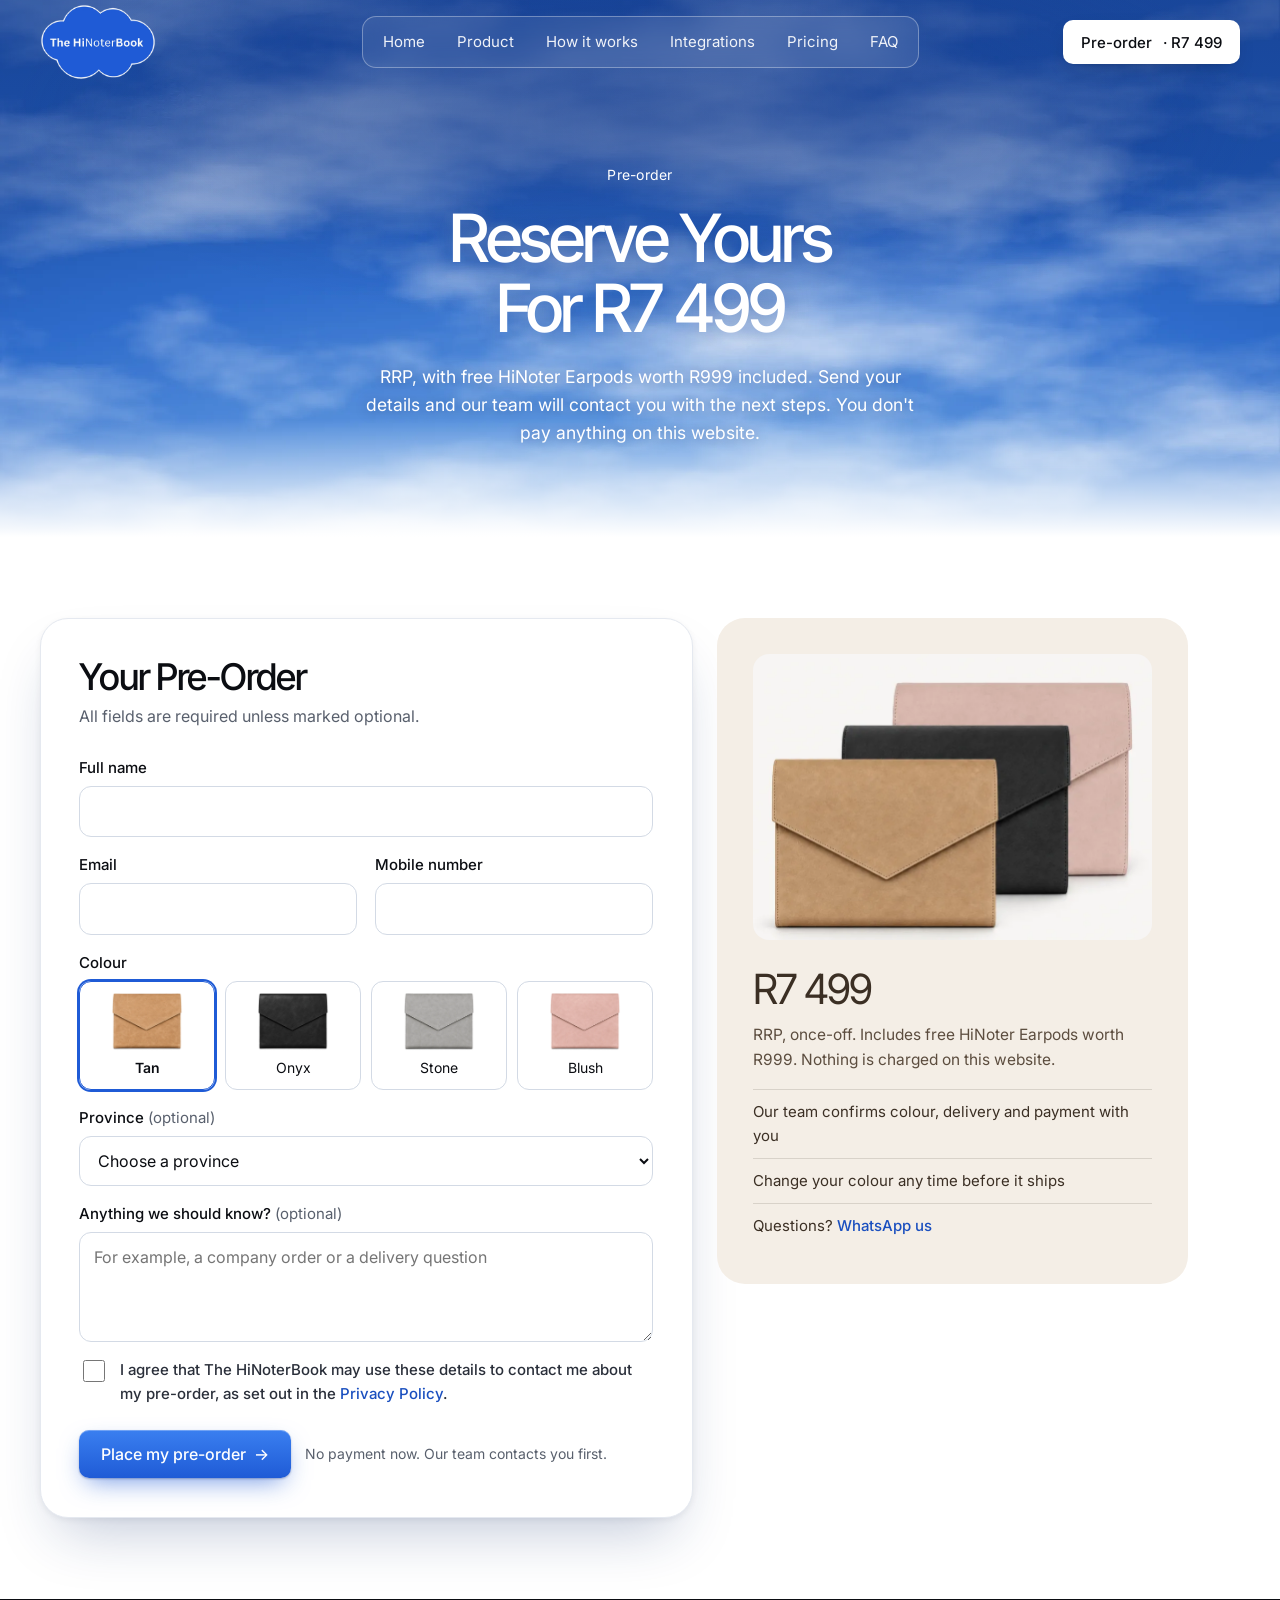
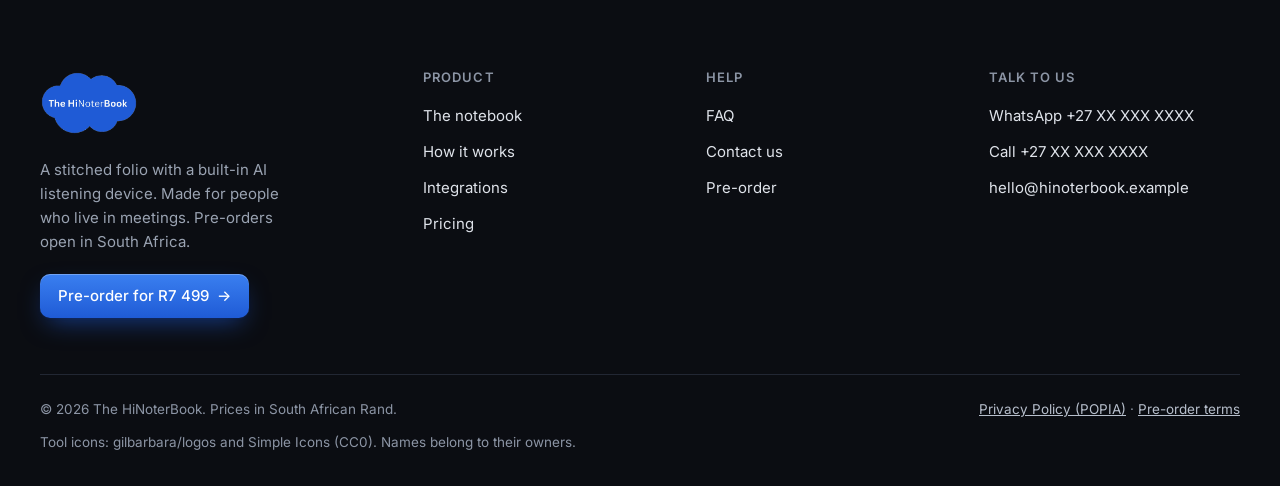
<file: pre-order.html>
<!doctype html>
<html lang="en-ZA">
<head>
<meta charset="utf-8">
<meta name="viewport" content="width=device-width, initial-scale=1">
<title>Pre-order the AI Note Taker Notebook | The HiNoterBook</title>
<meta name="description" content="Reserve The HiNoterBook for R7 499 with free HiNoter Earpods. Choose your colour; our team contacts you to confirm. Nothing is charged online.">
<meta name="robots" content="index, follow, max-image-preview:large, max-snippet:-1, max-video-preview:-1">
<link rel="canonical" href="https://hinoterbook.co.za/pre-order.html">
<meta name="theme-color" content="#1f5bd6">
<meta name="application-name" content="The HiNoterBook">
<meta property="og:type" content="product">
<meta property="og:locale" content="en_ZA">
<meta property="og:site_name" content="The HiNoterBook">
<meta property="og:title" content="Pre-order the AI Note Taker Notebook | The HiNoterBook">
<meta property="og:description" content="Reserve The HiNoterBook for R7 499 with free HiNoter Earpods. Choose your colour; our team contacts you to confirm. Nothing is charged online.">
<meta property="og:url" content="https://hinoterbook.co.za/pre-order.html">
<meta property="og:image" content="https://hinoterbook.co.za/og.jpg">
<meta property="og:image:width" content="1200">
<meta property="og:image:height" content="630">
<meta property="og:image:alt" content="The HiNoterBook: Your In-person AI NoteTaker. RRP R7 499 with free HiNoter Earpods.">
<meta name="twitter:card" content="summary_large_image">
<meta name="twitter:title" content="Pre-order the AI Note Taker Notebook | The HiNoterBook">
<meta name="twitter:description" content="Reserve The HiNoterBook for R7 499 with free HiNoter Earpods. Choose your colour; our team contacts you to confirm. Nothing is charged online.">
<meta name="twitter:image" content="https://hinoterbook.co.za/og.jpg">
<link rel="manifest" href="site.webmanifest">
<script type="application/ld+json">{"@context": "https://schema.org", "@graph": [{"@type": "Organization", "@id": "https://hinoterbook.co.za/#organization", "name": "The HiNoterBook", "url": "https://hinoterbook.co.za/", "logo": {"@type": "ImageObject", "url": "https://hinoterbook.co.za/assets/img/logo.png", "width": 337, "height": 220}, "slogan": "Your In-person AI NoteTaker", "areaServed": {"@type": "Country", "name": "South Africa"}}, {"@type": "WebSite", "@id": "https://hinoterbook.co.za/#website", "url": "https://hinoterbook.co.za/", "name": "The HiNoterBook", "description": "Your In-person AI NoteTaker", "inLanguage": "en-ZA", "publisher": {"@id": "https://hinoterbook.co.za/#organization"}}, {"@type": "WebPage", "@id": "https://hinoterbook.co.za/pre-order.html#webpage", "url": "https://hinoterbook.co.za/pre-order.html", "name": "Pre-order the AI Note Taker Notebook | The HiNoterBook", "description": "Reserve The HiNoterBook for R7 499 with free HiNoter Earpods. Choose your colour; our team contacts you to confirm. Nothing is charged online.", "inLanguage": "en-ZA", "isPartOf": {"@id": "https://hinoterbook.co.za/#website"}, "about": {"@id": "https://hinoterbook.co.za/#product"}, "breadcrumb": {"@type": "BreadcrumbList", "itemListElement": [{"@type": "ListItem", "position": 1, "name": "Home", "item": "https://hinoterbook.co.za/"}, {"@type": "ListItem", "position": 2, "name": "Pre-order", "item": "https://hinoterbook.co.za/pre-order.html"}]}}, {"@type": "Product", "@id": "https://hinoterbook.co.za/#product", "name": "The HiNoterBook", "description": "A stitched leather folio with a built-in AI listening device that takes your meeting notes and sends the summary, action items and a draft follow-up email to your inbox after the meeting. Includes a power bank, notepad and pen loop, plus free HiNoter Earpods worth R999.", "brand": {"@type": "Brand", "name": "The HiNoterBook"}, "category": "AI note taker", "image": ["https://hinoterbook.co.za/assets/img/folio-trio-1600.webp", "https://hinoterbook.co.za/assets/img/folio-wood-1600.webp", "https://hinoterbook.co.za/assets/img/folio-studio-1600.webp", "https://hinoterbook.co.za/assets/img/folio-tan-1200.webp"], "color": "Tan, Onyx, Stone, Blush", "material": "Leather", "offers": {"@type": "Offer", "url": "https://hinoterbook.co.za/pre-order.html", "price": "7499.00", "priceCurrency": "ZAR", "availability": "https://schema.org/PreOrder", "itemCondition": "https://schema.org/NewCondition", "seller": {"@id": "https://hinoterbook.co.za/#organization"}, "areaServed": {"@type": "Country", "name": "South Africa"}}}]}</script>

<link rel="icon" href="favicon-32.png" sizes="32x32" type="image/png">
<link rel="icon" href="favicon-64.png" sizes="64x64" type="image/png">
<link rel="apple-touch-icon" href="apple-touch-icon.png">
<link rel="preconnect" href="https://fonts.googleapis.com">
<link rel="preconnect" href="https://fonts.gstatic.com" crossorigin>
<link rel="stylesheet" href="https://fonts.googleapis.com/css2?family=Inter:wght@400;500;600&family=Inter+Tight:wght@500;600&display=swap">
<link rel="stylesheet" href="assets/css/site.css">
<script>window.SITE={"brand": "The HiNoterBook", "price": "R7\u00a0499", "priceReward": "R6\u00a0749", "reward": "10%", "gift": "free HiNoter Earpods worth R999", "whatsapp": "27XXXXXXXXX", "email": "hello@hinoterbook.example", "orderEmail": "info@survivalguide.co.za"};</script>
<script>/* Always open a page at the top (unless the link points to a spot on the page) */
try{if("scrollRestoration" in history)history.scrollRestoration="manual";}catch(e){}
(function(){function top(){if(!location.hash){document.documentElement.style.scrollBehavior="auto";window.scrollTo(0,0);document.documentElement.style.scrollBehavior="";}}
document.addEventListener("DOMContentLoaded",top);window.addEventListener("load",top);window.addEventListener("pageshow",function(e){if(e.persisted)top();});})();</script>
<script defer src="assets/js/site.js"></script>
</head>
<body>
<a class="skip" href="#main">Skip to content</a>
<header class="site-header">
  <div class="wrap bar">
    <a class="brand" href="index.html" aria-label="The HiNoterBook home"><img class="brand-logo" src="assets/img/logo-outline.png" alt="The HiNoterBook" width="337" height="220"></a>
    <nav class="nav-pill" aria-label="Main"><a href="index.html">Home</a><a href="product.html">Product</a><a href="how-it-works.html">How it works</a><a href="integrations.html">Integrations</a><a href="pricing.html">Pricing</a><a href="faq.html">FAQ</a></nav>
    <div class="head-actions">
      <a class="btn btn-white btn-sm" href="pre-order.html">Pre-order<span class="long">&nbsp;· R7 499</span></a>
      <button class="menu-btn" type="button" aria-expanded="false" aria-controls="mobile-menu" aria-label="Open menu"><span></span></button>
    </div>
  </div>
</header>
<div class="mobile-menu" id="mobile-menu">
  <nav aria-label="Mobile"><a class="m-link" href="index.html">Home<span aria-hidden="true">→</span></a><a class="m-link" href="product.html">Product<span aria-hidden="true">→</span></a><a class="m-link" href="how-it-works.html">How it works<span aria-hidden="true">→</span></a><a class="m-link" href="integrations.html">Integrations<span aria-hidden="true">→</span></a><a class="m-link" href="pricing.html">Pricing<span aria-hidden="true">→</span></a><a class="m-link" href="faq.html">FAQ<span aria-hidden="true">→</span></a><a class="m-link" href="contact.html">Contact<span aria-hidden="true">→</span></a></nav>
  <a class="btn btn-primary" href="pre-order.html">Pre-order for R7 499 <span class="arr" aria-hidden="true">→</span></a>
  <p class="m-contact">Questions? <a class="link" href="https://wa.me/27XXXXXXXXX">WhatsApp us</a> or call <a class="link" href="tel:+27XXXXXXXXX">+27 XX XXX XXXX</a>.</p>
</div>
<main id="main">
<section class="sky page-hero"><div class="wrap" data-enter>
  <span class="crumb">Pre-order</span>
  <h1>Reserve yours for R7 499</h1>
  <p class="lede">RRP, with free HiNoter Earpods worth R999 included. Send your details and our team will contact you with the next steps. You don't pay anything on this website.</p>
  
</div></section>
<section class="section-tight"><div class="wrap">
<div class="form-shell" data-form-shell>
  <div class="form-card">
    <form id="preorder-form" novalidate>
      <h2>Your pre-order</h2>
      <p class="lede">All fields are required unless marked optional.</p>
      <div class="reward-banner"><svg aria-hidden="true" focusable="false" xmlns="http://www.w3.org/2000/svg" viewBox="0 0 24 24" width="20" height="20" fill="none" stroke="currentColor" stroke-width="2" stroke-linecap="round" stroke-linejoin="round"><g fill="none" stroke="currentColor" stroke-linecap="round" stroke-linejoin="round" stroke-width="2"><path d="M12 7v14m8-10v8a2 2 0 0 1-2 2H6a2 2 0 0 1-2-2v-8m3.5-4a1 1 0 0 1 0-5A4.8 8 0 0 1 12 7a4.8 8 0 0 1 4.5-5a1 1 0 0 1 0 5"/><rect width="18" height="4" x="3" y="7" rx="1"/></g></svg><span>Your 10% scratch-card reward will be added to this pre-order.</span></div>
      <input type="hidden" name="reward" value="">
      <div class="hp" aria-hidden="true"><label for="website">Leave this empty</label><input id="website" name="website" tabindex="-1" autocomplete="off"></div>
      <div class="fields">
        <div class="field full"><label for="name">Full name</label><input id="name" name="name" autocomplete="name" required><span class="err" role="alert"></span></div>
        <div class="field"><label for="email">Email</label><input id="email" name="email" type="email" autocomplete="email" inputmode="email" required><span class="err" role="alert"></span></div>
        <div class="field"><label for="phone">Mobile number</label><input id="phone" name="phone" type="tel" autocomplete="tel" inputmode="tel" required><span class="err" role="alert"></span></div>
        <fieldset class="field full" data-colour-field><legend>Colour</legend><div class="colour-pick"><label><input type="radio" name="colour" value="Tan" checked><img src="assets/img/folio-tan-640.webp" alt="" width="640" height="528" loading="lazy"><span>Tan</span></label><label><input type="radio" name="colour" value="Onyx"><img src="assets/img/folio-onyx-640.webp" alt="" width="640" height="528" loading="lazy"><span>Onyx</span></label><label><input type="radio" name="colour" value="Stone"><img src="assets/img/folio-stone-640.webp" alt="" width="640" height="528" loading="lazy"><span>Stone</span></label><label><input type="radio" name="colour" value="Blush"><img src="assets/img/folio-blush-640.webp" alt="" width="640" height="528" loading="lazy"><span>Blush</span></label></div><span class="err" role="alert">Please choose a colour.</span></fieldset>
        <div class="field full"><label for="province">Province <span class="opt">(optional)</span></label><select id="province" name="province" autocomplete="address-level1"><option value="">Choose a province</option><option>Eastern Cape</option><option>Free State</option><option>Gauteng</option><option>KwaZulu-Natal</option><option>Limpopo</option><option>Mpumalanga</option><option>Northern Cape</option><option>North West</option><option>Western Cape</option></select></div>
        <div class="field full"><label for="notes">Anything we should know? <span class="opt">(optional)</span></label><textarea id="notes" name="notes" placeholder="For example, a company order or a delivery question"></textarea></div>
        <div class="field full"><label class="consent"><input type="checkbox" name="consent" id="consent"><span>I agree that The HiNoterBook may use these details to contact me about my pre-order, as set out in the <a class="link" href="privacy.html">Privacy Policy</a>.</span></label><span class="err" role="alert"></span></div>
      </div>
      <div class="form-foot"><button class="btn btn-primary" type="submit">Place my pre-order <span class="arr" aria-hidden="true">→</span></button><small>No payment now. Our team contacts you first.</small></div>
    </form>
    <div class="success" role="status">
      <div class="tick"><svg aria-hidden="true" focusable="false" xmlns="http://www.w3.org/2000/svg" viewBox="0 0 24 24" width="20" height="20" fill="none" stroke="currentColor" stroke-width="2" stroke-linecap="round" stroke-linejoin="round"><path fill="none" stroke="currentColor" stroke-linecap="round" stroke-linejoin="round" stroke-width="2" d="M20 6L9 17l-5-5"/></svg></div>
      <div class="ok-auto">
        <h2>Thank you. Your pre-order is in.</h2>
        <p>We've emailed you a confirmation with everything you'll get. <b>Our team will be in touch soon</b> to confirm your colour, delivery and payment. Nothing has been charged.</p>
        <p class="ok-ref">Your reference: <b data-ref></b></p>
      </div>
      <div class="ok-manual">
        <h2>Thank you. One last step.</h2>
        <p>We couldn't send your pre-order automatically just now. Please send it to our team below. Once it arrives, <b>our team will contact you with the next steps</b>.</p>
      </div>
      <div class="summary"><dl data-summary></dl></div>
      <div class="form-foot ok-manual"><a class="btn btn-primary" data-send-wa href="#" target="_blank" rel="noopener">Send on WhatsApp <span class="arr" aria-hidden="true">→</span></a><a class="btn btn-ghost" data-send-mail href="#">Send by email</a></div>
      <div class="form-foot ok-manual"><button class="btn btn-ghost btn-sm" type="button" data-edit>Change my details</button></div>
    </div>
  </div>
  <aside class="side-card" aria-label="Order summary">
    <img class="lineup" src="assets/img/folio-lineup-1600.webp" srcset="assets/img/folio-lineup-800.webp 800w, assets/img/folio-lineup-1600.webp 1600w" sizes="(max-width: 860px) 90vw, 420px" width="906" height="650" alt="HiNoterBook folios in tan, black and blush" loading="lazy" decoding="async">
    <div class="p"><span class="p-was">R7 499</span><span class="p-now">R6 749</span><span class="p-badge">10% off</span></div><p class="p-note-base">RRP, once-off. Includes free HiNoter Earpods worth R999. Nothing is charged on this website.</p><p class="p-note-reward">Your 10% scratch-card reward is applied: you save R750. Includes free HiNoter Earpods worth R999. Nothing charged on this website.</p>
    <ul><li>Our team confirms colour, delivery and payment with you</li><li>Change your colour any time before it ships</li><li>Questions? <a class="link" href="https://wa.me/27XXXXXXXXX">WhatsApp us</a></li></ul>
  </aside>
</div>
</div></section>
</main>
<footer class="site-footer">
  <div class="wrap">
    <div class="f-top">
      <div>
        <a class="brand" href="index.html" aria-label="The HiNoterBook home"><img class="brand-logo" src="assets/img/logo.png" alt="The HiNoterBook" width="337" height="220"></a>
        <p>A stitched folio with a built-in AI listening device. Made for people who live in meetings. Pre-orders open in South Africa.</p>
        <a class="btn btn-primary btn-sm f-cta" href="pre-order.html">Pre-order for R7 499 <span class="arr" aria-hidden="true">→</span></a>
      </div>
      <div class="f-col"><h2>Product</h2><ul>
        <li><a href="product.html">The notebook</a></li>
        <li><a href="how-it-works.html">How it works</a></li>
        <li><a href="integrations.html">Integrations</a></li>
        <li><a href="pricing.html">Pricing</a></li>
      </ul></div>
      <div class="f-col"><h2>Help</h2><ul>
        <li><a href="faq.html">FAQ</a></li>
        <li><a href="contact.html">Contact us</a></li>
        <li><a href="pre-order.html">Pre-order</a></li>
      </ul></div>
      <div class="f-col"><h2>Talk to us</h2><ul>
        <li><a href="https://wa.me/27XXXXXXXXX">WhatsApp +27 XX XXX XXXX</a></li>
        <li><a href="tel:+27XXXXXXXXX">Call +27 XX XXX XXXX</a></li>
        <li><a href="mailto:hello@hinoterbook.example">hello@hinoterbook.example</a></li>
      </ul></div>
    </div>
    <div class="f-bottom">
      <span>© 2026 The HiNoterBook. Prices in South African Rand.</span>
      <span><a href="privacy.html">Privacy Policy (POPIA)</a> · <a href="terms.html">Pre-order terms</a></span>
      <span>Tool icons: gilbarbara/logos and Simple Icons (CC0). Names belong to their owners.</span>
    </div>
  </div>
</footer>
<div class="sr-only" aria-live="polite" id="scratch-live"></div>
</body>
</html>
</file>
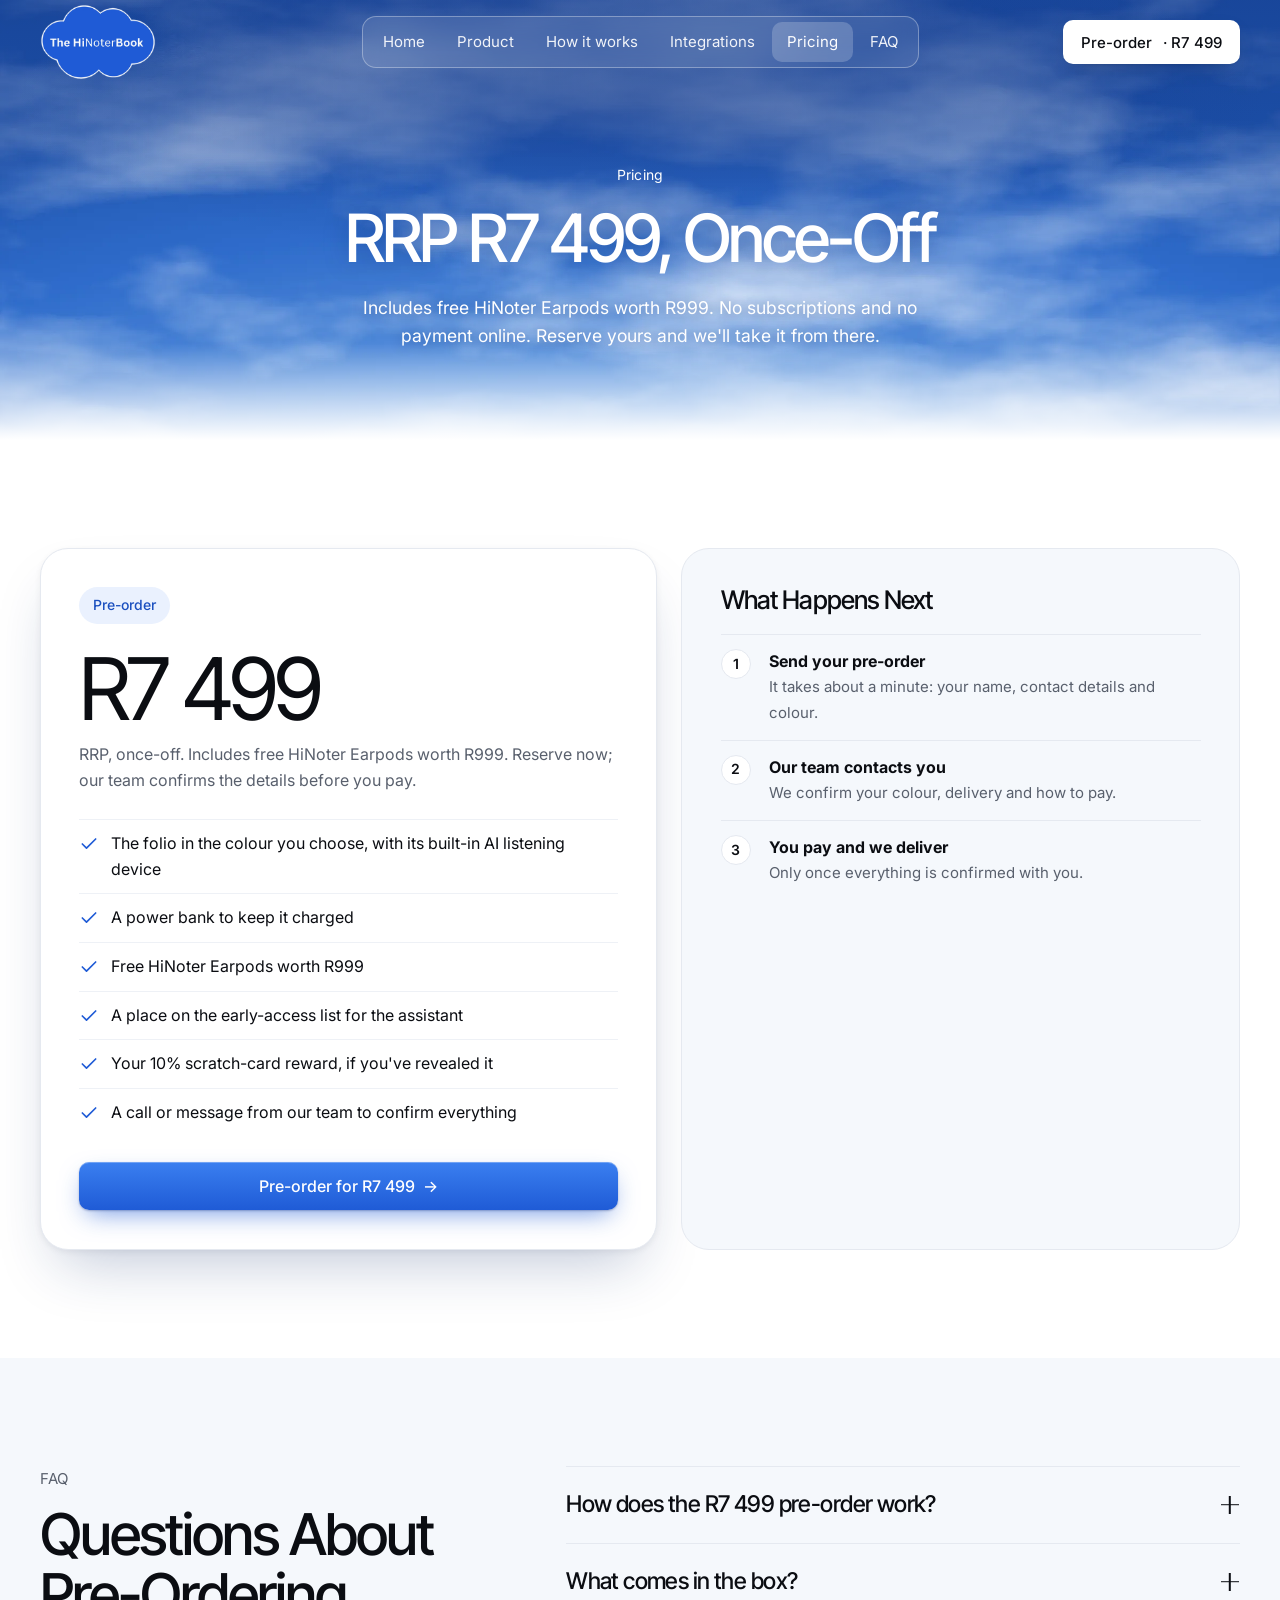
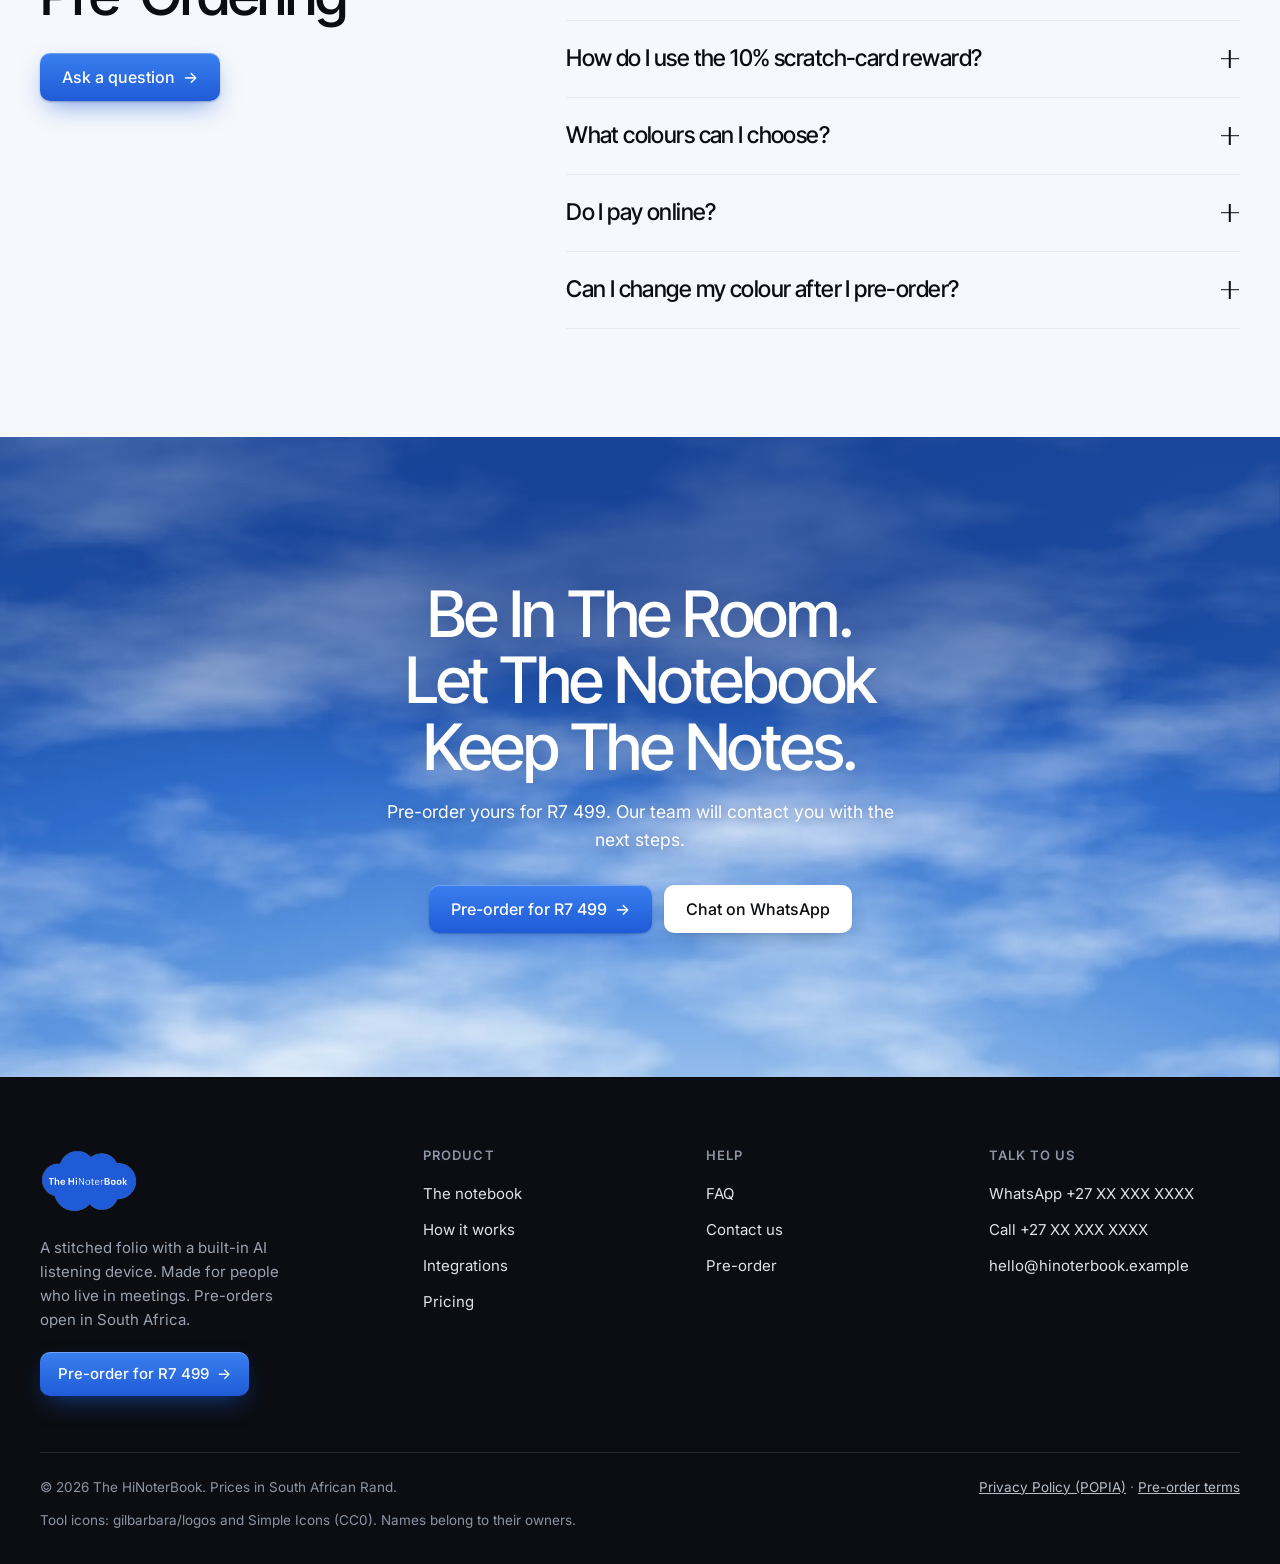
<file: pricing.html>
<!doctype html>
<html lang="en-ZA">
<head>
<meta charset="utf-8">
<meta name="viewport" content="width=device-width, initial-scale=1">
<title>Price: R7 499 with Free HiNoter Earpods | The HiNoterBook</title>
<meta name="description" content="The HiNoterBook costs R7 499 once-off (RRP), with free HiNoter Earpods worth R999. Scratch the card for 10% off. No payment online.">
<meta name="robots" content="index, follow, max-image-preview:large, max-snippet:-1, max-video-preview:-1">
<link rel="canonical" href="https://hinoterbook.co.za/pricing.html">
<meta name="theme-color" content="#1f5bd6">
<meta name="application-name" content="The HiNoterBook">
<meta property="og:type" content="website">
<meta property="og:locale" content="en_ZA">
<meta property="og:site_name" content="The HiNoterBook">
<meta property="og:title" content="Price: R7 499 with Free HiNoter Earpods | The HiNoterBook">
<meta property="og:description" content="The HiNoterBook costs R7 499 once-off (RRP), with free HiNoter Earpods worth R999. Scratch the card for 10% off. No payment online.">
<meta property="og:url" content="https://hinoterbook.co.za/pricing.html">
<meta property="og:image" content="https://hinoterbook.co.za/og.jpg">
<meta property="og:image:width" content="1200">
<meta property="og:image:height" content="630">
<meta property="og:image:alt" content="The HiNoterBook: Your In-person AI NoteTaker. RRP R7 499 with free HiNoter Earpods.">
<meta name="twitter:card" content="summary_large_image">
<meta name="twitter:title" content="Price: R7 499 with Free HiNoter Earpods | The HiNoterBook">
<meta name="twitter:description" content="The HiNoterBook costs R7 499 once-off (RRP), with free HiNoter Earpods worth R999. Scratch the card for 10% off. No payment online.">
<meta name="twitter:image" content="https://hinoterbook.co.za/og.jpg">
<link rel="manifest" href="site.webmanifest">
<script type="application/ld+json">{"@context": "https://schema.org", "@graph": [{"@type": "Organization", "@id": "https://hinoterbook.co.za/#organization", "name": "The HiNoterBook", "url": "https://hinoterbook.co.za/", "logo": {"@type": "ImageObject", "url": "https://hinoterbook.co.za/assets/img/logo.png", "width": 337, "height": 220}, "slogan": "Your In-person AI NoteTaker", "areaServed": {"@type": "Country", "name": "South Africa"}}, {"@type": "WebSite", "@id": "https://hinoterbook.co.za/#website", "url": "https://hinoterbook.co.za/", "name": "The HiNoterBook", "description": "Your In-person AI NoteTaker", "inLanguage": "en-ZA", "publisher": {"@id": "https://hinoterbook.co.za/#organization"}}, {"@type": "WebPage", "@id": "https://hinoterbook.co.za/pricing.html#webpage", "url": "https://hinoterbook.co.za/pricing.html", "name": "Price: R7 499 with Free HiNoter Earpods | The HiNoterBook", "description": "The HiNoterBook costs R7 499 once-off (RRP), with free HiNoter Earpods worth R999. Scratch the card for 10% off. No payment online.", "inLanguage": "en-ZA", "isPartOf": {"@id": "https://hinoterbook.co.za/#website"}, "about": {"@id": "https://hinoterbook.co.za/#product"}, "breadcrumb": {"@type": "BreadcrumbList", "itemListElement": [{"@type": "ListItem", "position": 1, "name": "Home", "item": "https://hinoterbook.co.za/"}, {"@type": "ListItem", "position": 2, "name": "Pricing", "item": "https://hinoterbook.co.za/pricing.html"}]}}, {"@type": "Product", "@id": "https://hinoterbook.co.za/#product", "name": "The HiNoterBook", "description": "A stitched leather folio with a built-in AI listening device that takes your meeting notes and sends the summary, action items and a draft follow-up email to your inbox after the meeting. Includes a power bank, notepad and pen loop, plus free HiNoter Earpods worth R999.", "brand": {"@type": "Brand", "name": "The HiNoterBook"}, "category": "AI note taker", "image": ["https://hinoterbook.co.za/assets/img/folio-trio-1600.webp", "https://hinoterbook.co.za/assets/img/folio-wood-1600.webp", "https://hinoterbook.co.za/assets/img/folio-studio-1600.webp", "https://hinoterbook.co.za/assets/img/folio-tan-1200.webp"], "color": "Tan, Onyx, Stone, Blush", "material": "Leather", "offers": {"@type": "Offer", "url": "https://hinoterbook.co.za/pre-order.html", "price": "7499.00", "priceCurrency": "ZAR", "availability": "https://schema.org/PreOrder", "itemCondition": "https://schema.org/NewCondition", "seller": {"@id": "https://hinoterbook.co.za/#organization"}, "areaServed": {"@type": "Country", "name": "South Africa"}}}]}</script>

<link rel="icon" href="favicon-32.png" sizes="32x32" type="image/png">
<link rel="icon" href="favicon-64.png" sizes="64x64" type="image/png">
<link rel="apple-touch-icon" href="apple-touch-icon.png">
<link rel="preconnect" href="https://fonts.googleapis.com">
<link rel="preconnect" href="https://fonts.gstatic.com" crossorigin>
<link rel="stylesheet" href="https://fonts.googleapis.com/css2?family=Inter:wght@400;500;600&family=Inter+Tight:wght@500;600&display=swap">
<link rel="stylesheet" href="assets/css/site.css">
<script>window.SITE={"brand": "The HiNoterBook", "price": "R7\u00a0499", "priceReward": "R6\u00a0749", "reward": "10%", "gift": "free HiNoter Earpods worth R999", "whatsapp": "27XXXXXXXXX", "email": "hello@hinoterbook.example", "orderEmail": "info@survivalguide.co.za"};</script>
<script>/* Always open a page at the top (unless the link points to a spot on the page) */
try{if("scrollRestoration" in history)history.scrollRestoration="manual";}catch(e){}
(function(){function top(){if(!location.hash){document.documentElement.style.scrollBehavior="auto";window.scrollTo(0,0);document.documentElement.style.scrollBehavior="";}}
document.addEventListener("DOMContentLoaded",top);window.addEventListener("load",top);window.addEventListener("pageshow",function(e){if(e.persisted)top();});})();</script>
<script defer src="assets/js/site.js"></script>
</head>
<body>
<a class="skip" href="#main">Skip to content</a>
<header class="site-header">
  <div class="wrap bar">
    <a class="brand" href="index.html" aria-label="The HiNoterBook home"><img class="brand-logo" src="assets/img/logo-outline.png" alt="The HiNoterBook" width="337" height="220"></a>
    <nav class="nav-pill" aria-label="Main"><a href="index.html">Home</a><a href="product.html">Product</a><a href="how-it-works.html">How it works</a><a href="integrations.html">Integrations</a><a href="pricing.html" aria-current="page">Pricing</a><a href="faq.html">FAQ</a></nav>
    <div class="head-actions">
      <a class="btn btn-white btn-sm" href="pre-order.html">Pre-order<span class="long">&nbsp;· R7 499</span></a>
      <button class="menu-btn" type="button" aria-expanded="false" aria-controls="mobile-menu" aria-label="Open menu"><span></span></button>
    </div>
  </div>
</header>
<div class="mobile-menu" id="mobile-menu">
  <nav aria-label="Mobile"><a class="m-link" href="index.html">Home<span aria-hidden="true">→</span></a><a class="m-link" href="product.html">Product<span aria-hidden="true">→</span></a><a class="m-link" href="how-it-works.html">How it works<span aria-hidden="true">→</span></a><a class="m-link" href="integrations.html">Integrations<span aria-hidden="true">→</span></a><a class="m-link" href="pricing.html" aria-current="page">Pricing<span aria-hidden="true">→</span></a><a class="m-link" href="faq.html">FAQ<span aria-hidden="true">→</span></a><a class="m-link" href="contact.html">Contact<span aria-hidden="true">→</span></a></nav>
  <a class="btn btn-primary" href="pre-order.html">Pre-order for R7 499 <span class="arr" aria-hidden="true">→</span></a>
  <p class="m-contact">Questions? <a class="link" href="https://wa.me/27XXXXXXXXX">WhatsApp us</a> or call <a class="link" href="tel:+27XXXXXXXXX">+27 XX XXX XXXX</a>.</p>
</div>
<main id="main">
<section class="sky page-hero"><div class="wrap" data-enter>
  <span class="crumb">Pricing</span>
  <h1>RRP R7 499, once-off</h1>
  <p class="lede">Includes free HiNoter Earpods worth R999. No subscriptions and no payment online. Reserve yours and we'll take it from there.</p>
  
</div></section>
<section class="section"><div class="wrap">
  <div class="price-wrap">
    <div class="price-card"><span class="tag">Pre-order</span><div class="price"><span class="p-was">R7 499</span><span class="p-now">R6 749</span><span class="p-badge">10% off</span></div><p class="sub p-note-base">RRP, once-off. Includes free HiNoter Earpods worth R999. Reserve now; our team confirms the details before you pay.</p><p class="sub p-note-reward">Your 10% scratch-card reward is applied: you save R750. Includes free HiNoter Earpods worth R999. Our team confirms the details before you pay.</p>
      <ul class="checks"><li><svg aria-hidden="true" focusable="false" xmlns="http://www.w3.org/2000/svg" viewBox="0 0 24 24" width="20" height="20" fill="none" stroke="currentColor" stroke-width="2" stroke-linecap="round" stroke-linejoin="round"><path fill="none" stroke="currentColor" stroke-linecap="round" stroke-linejoin="round" stroke-width="2" d="M20 6L9 17l-5-5"/></svg><span>The folio in the colour you choose, with its built-in AI listening device</span></li><li><svg aria-hidden="true" focusable="false" xmlns="http://www.w3.org/2000/svg" viewBox="0 0 24 24" width="20" height="20" fill="none" stroke="currentColor" stroke-width="2" stroke-linecap="round" stroke-linejoin="round"><path fill="none" stroke="currentColor" stroke-linecap="round" stroke-linejoin="round" stroke-width="2" d="M20 6L9 17l-5-5"/></svg><span>A power bank to keep it charged</span></li><li><svg aria-hidden="true" focusable="false" xmlns="http://www.w3.org/2000/svg" viewBox="0 0 24 24" width="20" height="20" fill="none" stroke="currentColor" stroke-width="2" stroke-linecap="round" stroke-linejoin="round"><path fill="none" stroke="currentColor" stroke-linecap="round" stroke-linejoin="round" stroke-width="2" d="M20 6L9 17l-5-5"/></svg><span>Free HiNoter Earpods worth R999</span></li><li><svg aria-hidden="true" focusable="false" xmlns="http://www.w3.org/2000/svg" viewBox="0 0 24 24" width="20" height="20" fill="none" stroke="currentColor" stroke-width="2" stroke-linecap="round" stroke-linejoin="round"><path fill="none" stroke="currentColor" stroke-linecap="round" stroke-linejoin="round" stroke-width="2" d="M20 6L9 17l-5-5"/></svg><span>A place on the early-access list for the assistant</span></li><li><svg aria-hidden="true" focusable="false" xmlns="http://www.w3.org/2000/svg" viewBox="0 0 24 24" width="20" height="20" fill="none" stroke="currentColor" stroke-width="2" stroke-linecap="round" stroke-linejoin="round"><path fill="none" stroke="currentColor" stroke-linecap="round" stroke-linejoin="round" stroke-width="2" d="M20 6L9 17l-5-5"/></svg><span>Your 10% scratch-card reward, if you&#x27;ve revealed it</span></li><li><svg aria-hidden="true" focusable="false" xmlns="http://www.w3.org/2000/svg" viewBox="0 0 24 24" width="20" height="20" fill="none" stroke="currentColor" stroke-width="2" stroke-linecap="round" stroke-linejoin="round"><path fill="none" stroke="currentColor" stroke-linecap="round" stroke-linejoin="round" stroke-width="2" d="M20 6L9 17l-5-5"/></svg><span>A call or message from our team to confirm everything</span></li></ul>
      <a class="btn btn-primary" href="pre-order.html">Pre-order for R7 499 <span class="arr" aria-hidden="true">→</span></a></div>
    <div class="after-card"><h3>What happens next</h3><ol>
      <li><div><b>Send your pre-order</b><span>It takes about a minute: your name, contact details and colour.</span></div></li>
      <li><div><b>Our team contacts you</b><span>We confirm your colour, delivery and how to pay.</span></div></li>
      <li><div><b>You pay and we deliver</b><span>Only once everything is confirmed with you.</span></div></li>
    </ol></div>
  </div>
</div></section>
<section class="section ground-surface"><div class="wrap"><div class="faq"><div><span class="eyebrow">FAQ</span><h2>Questions about pre-ordering</h2><a class="btn btn-primary" href="contact.html">Ask a question <span class="arr" aria-hidden="true">→</span></a></div><div class="acc"><div class="acc-item"><h3><button class="acc-btn" type="button" aria-expanded="false" aria-controls="pf-0" id="pf-b0">How does the R7 499 pre-order work?<span class="pm" aria-hidden="true"></span></button></h3>
<div class="acc-panel" id="pf-0" role="region" aria-labelledby="pf-b0" aria-hidden="true"><div><p>R7 499 is the recommended retail price (RRP), paid once-off, and it includes free HiNoter Earpods worth R999. Fill in the short pre-order form and send it. You don&#x27;t pay anything on this website. Our team will contact you to confirm your colour, delivery and payment.</p></div></div></div><div class="acc-item"><h3><button class="acc-btn" type="button" aria-expanded="false" aria-controls="pf-1" id="pf-b1">What comes in the box?<span class="pm" aria-hidden="true"></span></button></h3>
<div class="acc-panel" id="pf-1" role="region" aria-labelledby="pf-b1" aria-hidden="true"><div><p>The folio with its built-in AI listening device, a power bank to keep the device charged, and free HiNoter Earpods worth R999.</p></div></div></div><div class="acc-item"><h3><button class="acc-btn" type="button" aria-expanded="false" aria-controls="pf-2" id="pf-b2">How do I use the 10% scratch-card reward?<span class="pm" aria-hidden="true"></span></button></h3>
<div class="acc-panel" id="pf-2" role="region" aria-labelledby="pf-b2" aria-hidden="true"><div><p>Scratch the card on the homepage. The reward is saved on your device and applied to your pre-order automatically, so you pay R6 749 instead of R7 499.</p></div></div></div><div class="acc-item"><h3><button class="acc-btn" type="button" aria-expanded="false" aria-controls="pf-3" id="pf-b3">What colours can I choose?<span class="pm" aria-hidden="true"></span></button></h3>
<div class="acc-panel" id="pf-3" role="region" aria-labelledby="pf-b3" aria-hidden="true"><div><p>Four: Tan, Onyx, Stone and Blush. You choose one on the pre-order form.</p></div></div></div><div class="acc-item"><h3><button class="acc-btn" type="button" aria-expanded="false" aria-controls="pf-4" id="pf-b4">Do I pay online?<span class="pm" aria-hidden="true"></span></button></h3>
<div class="acc-panel" id="pf-4" role="region" aria-labelledby="pf-b4" aria-hidden="true"><div><p>No. This website doesn&#x27;t take payments. After you send your pre-order, our team contacts you with the payment details and next steps.</p></div></div></div><div class="acc-item"><h3><button class="acc-btn" type="button" aria-expanded="false" aria-controls="pf-5" id="pf-b5">Can I change my colour after I pre-order?<span class="pm" aria-hidden="true"></span></button></h3>
<div class="acc-panel" id="pf-5" role="region" aria-labelledby="pf-b5" aria-hidden="true"><div><p>Yes. Tell our team when they contact you, or send us a WhatsApp message.</p></div></div></div></div></div></div></section>
<section class="sky close"><div class="wrap">
  <h2>Be in the room. Let the notebook keep the notes.</h2>
  <p>Pre-order yours for R7 499. Our team will contact you with the next steps.</p>
  <div class="actions"><a class="btn btn-primary" href="pre-order.html">Pre-order for R7 499 <span class="arr" aria-hidden="true">→</span></a>
  <a class="btn btn-white" href="https://wa.me/27XXXXXXXXX">Chat on WhatsApp</a></div>
</div></section>
</main>
<div class="promo" id="promo" hidden>
  <div class="promo-backdrop" data-promo-close></div>
  <div class="promo-card" role="dialog" aria-modal="true" aria-labelledby="promo-title" aria-describedby="promo-desc">
    <button class="promo-x" type="button" aria-label="Close" data-promo-close><svg aria-hidden="true" focusable="false" xmlns="http://www.w3.org/2000/svg" viewBox="0 0 24 24" width="20" height="20" fill="none" stroke="currentColor" stroke-width="2" stroke-linecap="round" stroke-linejoin="round"><path fill="none" stroke="currentColor" stroke-linecap="round" stroke-linejoin="round" stroke-width="2" d="M18 6L6 18M6 6l12 12"/></svg></button>
    <span class="promo-tag"><svg aria-hidden="true" focusable="false" xmlns="http://www.w3.org/2000/svg" viewBox="0 0 24 24" width="20" height="20" fill="none" stroke="currentColor" stroke-width="2" stroke-linecap="round" stroke-linejoin="round"><g fill="none" stroke="currentColor" stroke-linecap="round" stroke-linejoin="round" stroke-width="2"><path d="M12 7v14m8-10v8a2 2 0 0 1-2 2H6a2 2 0 0 1-2-2v-8m3.5-4a1 1 0 0 1 0-5A4.8 8 0 0 1 12 7a4.8 8 0 0 1 4.5-5a1 1 0 0 1 0 5"/><rect width="18" height="4" x="3" y="7" rx="1"/></g></svg>Welcome gift</span>
    <h2 id="promo-title">Scratch to reveal your 10% off</h2>
    <p id="promo-desc">A thank-you for being early. Scratch the card and pay R6 749 instead of R7 499 RRP, plus free HiNoter Earpods worth R999.</p>
    <div data-scratch-group>
    <div class="scratch" data-scratch>
      <div class="scratch-under" aria-hidden="true">
        <span class="k">Your reward</span>
        <span class="v">10<small>% off</small></span>
        <span class="s">You pay R6 749 instead of R7 499 RRP</span>
      </div>
      <canvas aria-label="Scratch card. Scratch to reveal your reward, or use the Reveal button below." role="img"></canvas>
      <div class="confetti" aria-hidden="true"></div>
    </div>
    <div class="scratch-tools">
      <button class="btn btn-ghost before" type="button" data-reveal>Reveal my reward</button>
      <a class="btn btn-primary reward-won" href="pre-order.html">Claim 10% with my pre-order <span class="arr" aria-hidden="true">→</span></a>
    </div>
    </div>
    <button class="promo-later" type="button" data-promo-close>Maybe later</button>
  </div>
</div>
<footer class="site-footer">
  <div class="wrap">
    <div class="f-top">
      <div>
        <a class="brand" href="index.html" aria-label="The HiNoterBook home"><img class="brand-logo" src="assets/img/logo.png" alt="The HiNoterBook" width="337" height="220"></a>
        <p>A stitched folio with a built-in AI listening device. Made for people who live in meetings. Pre-orders open in South Africa.</p>
        <a class="btn btn-primary btn-sm f-cta" href="pre-order.html">Pre-order for R7 499 <span class="arr" aria-hidden="true">→</span></a>
      </div>
      <div class="f-col"><h2>Product</h2><ul>
        <li><a href="product.html">The notebook</a></li>
        <li><a href="how-it-works.html">How it works</a></li>
        <li><a href="integrations.html">Integrations</a></li>
        <li><a href="pricing.html">Pricing</a></li>
      </ul></div>
      <div class="f-col"><h2>Help</h2><ul>
        <li><a href="faq.html">FAQ</a></li>
        <li><a href="contact.html">Contact us</a></li>
        <li><a href="pre-order.html">Pre-order</a></li>
      </ul></div>
      <div class="f-col"><h2>Talk to us</h2><ul>
        <li><a href="https://wa.me/27XXXXXXXXX">WhatsApp +27 XX XXX XXXX</a></li>
        <li><a href="tel:+27XXXXXXXXX">Call +27 XX XXX XXXX</a></li>
        <li><a href="mailto:hello@hinoterbook.example">hello@hinoterbook.example</a></li>
      </ul></div>
    </div>
    <div class="f-bottom">
      <span>© 2026 The HiNoterBook. Prices in South African Rand.</span>
      <span><a href="privacy.html">Privacy Policy (POPIA)</a> · <a href="terms.html">Pre-order terms</a></span>
      <span>Tool icons: gilbarbara/logos and Simple Icons (CC0). Names belong to their owners.</span>
    </div>
  </div>
</footer>
<div class="sr-only" aria-live="polite" id="scratch-live"></div>
</body>
</html>
</file>
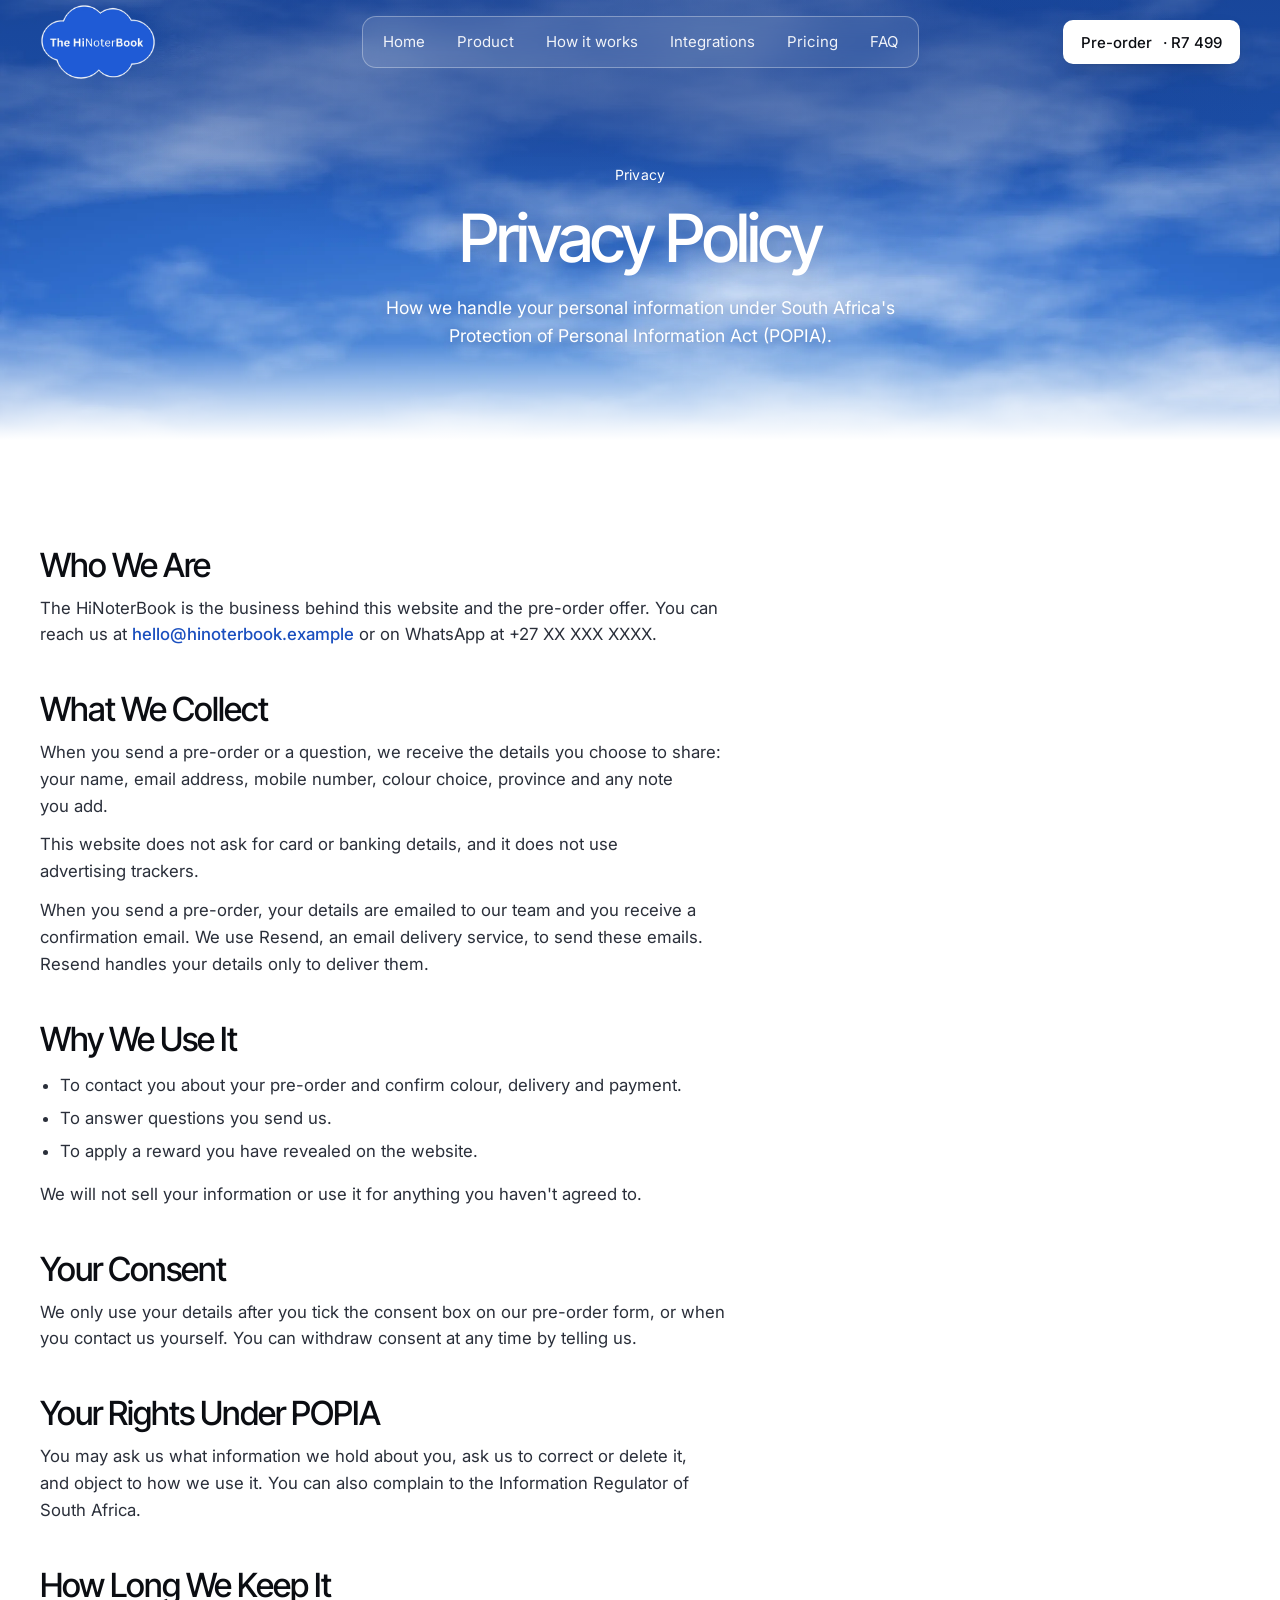
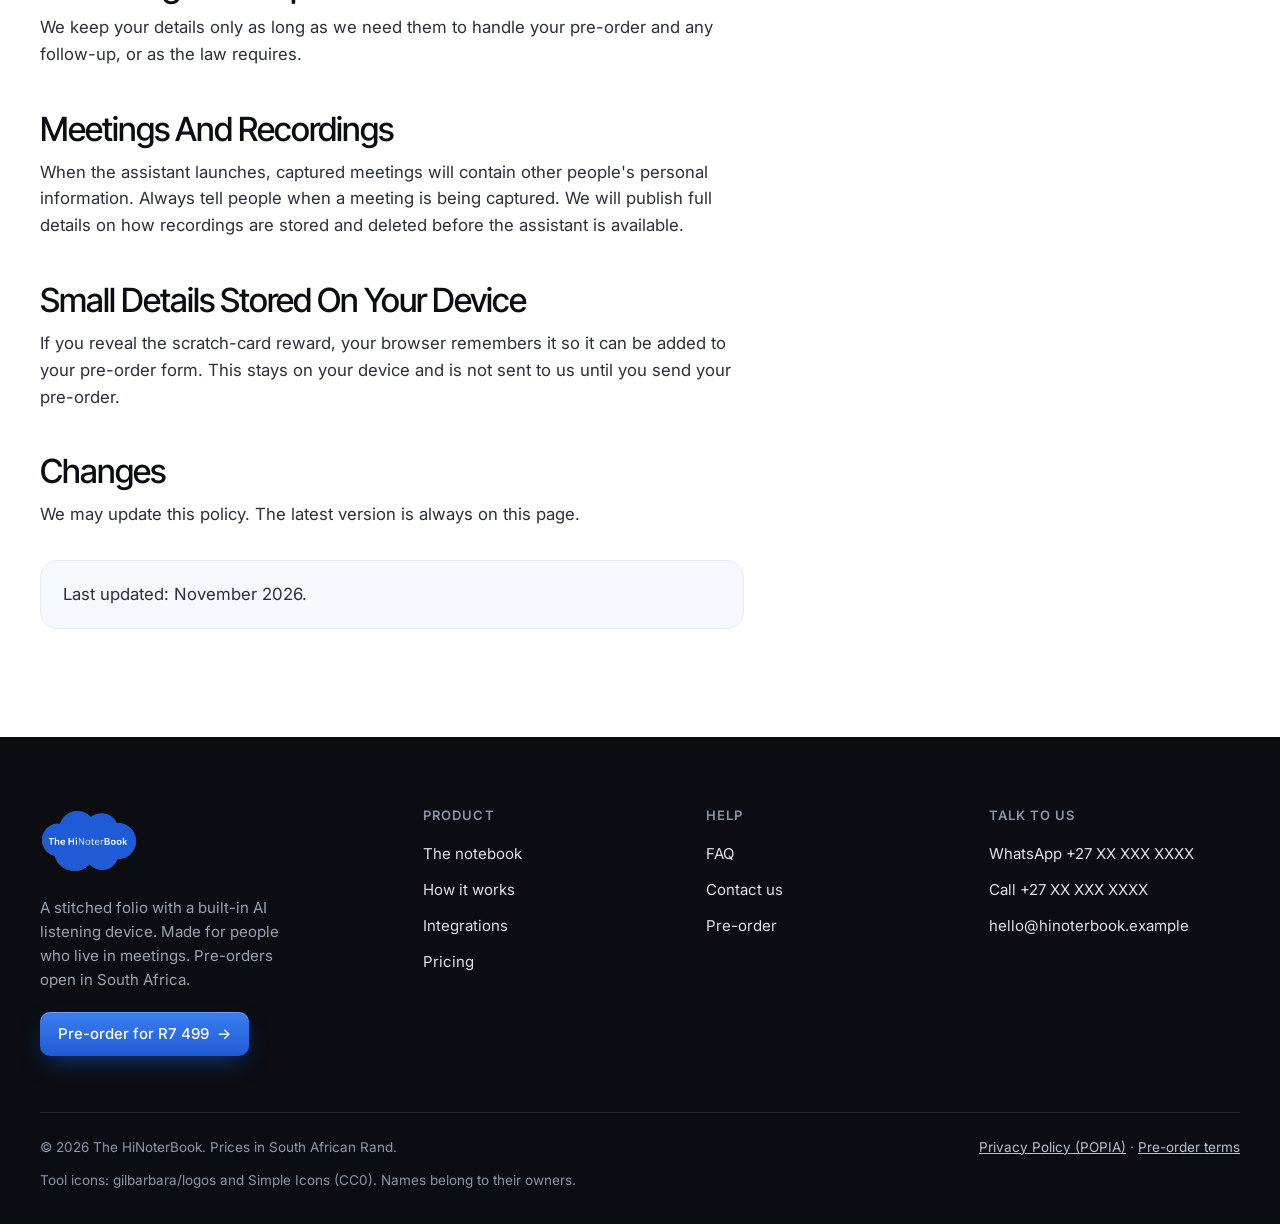
<file: privacy.html>
<!doctype html>
<html lang="en-ZA">
<head>
<meta charset="utf-8">
<meta name="viewport" content="width=device-width, initial-scale=1">
<title>Privacy Policy (POPIA) | The HiNoterBook</title>
<meta name="description" content="How The HiNoterBook collects, uses and protects your personal information in line with South Africa&#x27;s POPIA.">
<meta name="robots" content="index, follow, max-image-preview:large, max-snippet:-1, max-video-preview:-1">
<link rel="canonical" href="https://hinoterbook.co.za/privacy.html">
<meta name="theme-color" content="#1f5bd6">
<meta name="application-name" content="The HiNoterBook">
<meta property="og:type" content="website">
<meta property="og:locale" content="en_ZA">
<meta property="og:site_name" content="The HiNoterBook">
<meta property="og:title" content="Privacy Policy (POPIA) | The HiNoterBook">
<meta property="og:description" content="How The HiNoterBook collects, uses and protects your personal information in line with South Africa&#x27;s POPIA.">
<meta property="og:url" content="https://hinoterbook.co.za/privacy.html">
<meta property="og:image" content="https://hinoterbook.co.za/og.jpg">
<meta property="og:image:width" content="1200">
<meta property="og:image:height" content="630">
<meta property="og:image:alt" content="The HiNoterBook: Your In-person AI NoteTaker. RRP R7 499 with free HiNoter Earpods.">
<meta name="twitter:card" content="summary_large_image">
<meta name="twitter:title" content="Privacy Policy (POPIA) | The HiNoterBook">
<meta name="twitter:description" content="How The HiNoterBook collects, uses and protects your personal information in line with South Africa&#x27;s POPIA.">
<meta name="twitter:image" content="https://hinoterbook.co.za/og.jpg">
<link rel="manifest" href="site.webmanifest">
<script type="application/ld+json">{"@context": "https://schema.org", "@graph": [{"@type": "Organization", "@id": "https://hinoterbook.co.za/#organization", "name": "The HiNoterBook", "url": "https://hinoterbook.co.za/", "logo": {"@type": "ImageObject", "url": "https://hinoterbook.co.za/assets/img/logo.png", "width": 337, "height": 220}, "slogan": "Your In-person AI NoteTaker", "areaServed": {"@type": "Country", "name": "South Africa"}}, {"@type": "WebSite", "@id": "https://hinoterbook.co.za/#website", "url": "https://hinoterbook.co.za/", "name": "The HiNoterBook", "description": "Your In-person AI NoteTaker", "inLanguage": "en-ZA", "publisher": {"@id": "https://hinoterbook.co.za/#organization"}}, {"@type": "WebPage", "@id": "https://hinoterbook.co.za/privacy.html#webpage", "url": "https://hinoterbook.co.za/privacy.html", "name": "Privacy Policy (POPIA) | The HiNoterBook", "description": "How The HiNoterBook collects, uses and protects your personal information in line with South Africa's POPIA.", "inLanguage": "en-ZA", "isPartOf": {"@id": "https://hinoterbook.co.za/#website"}, "about": {"@id": "https://hinoterbook.co.za/#product"}, "breadcrumb": {"@type": "BreadcrumbList", "itemListElement": [{"@type": "ListItem", "position": 1, "name": "Home", "item": "https://hinoterbook.co.za/"}, {"@type": "ListItem", "position": 2, "name": "Privacy Policy", "item": "https://hinoterbook.co.za/privacy.html"}]}}]}</script>

<link rel="icon" href="favicon-32.png" sizes="32x32" type="image/png">
<link rel="icon" href="favicon-64.png" sizes="64x64" type="image/png">
<link rel="apple-touch-icon" href="apple-touch-icon.png">
<link rel="preconnect" href="https://fonts.googleapis.com">
<link rel="preconnect" href="https://fonts.gstatic.com" crossorigin>
<link rel="stylesheet" href="https://fonts.googleapis.com/css2?family=Inter:wght@400;500;600&family=Inter+Tight:wght@500;600&display=swap">
<link rel="stylesheet" href="assets/css/site.css">
<script>window.SITE={"brand": "The HiNoterBook", "price": "R7\u00a0499", "priceReward": "R6\u00a0749", "reward": "10%", "gift": "free HiNoter Earpods worth R999", "whatsapp": "27XXXXXXXXX", "email": "hello@hinoterbook.example", "orderEmail": "info@survivalguide.co.za"};</script>
<script>/* Always open a page at the top (unless the link points to a spot on the page) */
try{if("scrollRestoration" in history)history.scrollRestoration="manual";}catch(e){}
(function(){function top(){if(!location.hash){document.documentElement.style.scrollBehavior="auto";window.scrollTo(0,0);document.documentElement.style.scrollBehavior="";}}
document.addEventListener("DOMContentLoaded",top);window.addEventListener("load",top);window.addEventListener("pageshow",function(e){if(e.persisted)top();});})();</script>
<script defer src="assets/js/site.js"></script>
</head>
<body>
<a class="skip" href="#main">Skip to content</a>
<header class="site-header">
  <div class="wrap bar">
    <a class="brand" href="index.html" aria-label="The HiNoterBook home"><img class="brand-logo" src="assets/img/logo-outline.png" alt="The HiNoterBook" width="337" height="220"></a>
    <nav class="nav-pill" aria-label="Main"><a href="index.html">Home</a><a href="product.html">Product</a><a href="how-it-works.html">How it works</a><a href="integrations.html">Integrations</a><a href="pricing.html">Pricing</a><a href="faq.html">FAQ</a></nav>
    <div class="head-actions">
      <a class="btn btn-white btn-sm" href="pre-order.html">Pre-order<span class="long">&nbsp;· R7 499</span></a>
      <button class="menu-btn" type="button" aria-expanded="false" aria-controls="mobile-menu" aria-label="Open menu"><span></span></button>
    </div>
  </div>
</header>
<div class="mobile-menu" id="mobile-menu">
  <nav aria-label="Mobile"><a class="m-link" href="index.html">Home<span aria-hidden="true">→</span></a><a class="m-link" href="product.html">Product<span aria-hidden="true">→</span></a><a class="m-link" href="how-it-works.html">How it works<span aria-hidden="true">→</span></a><a class="m-link" href="integrations.html">Integrations<span aria-hidden="true">→</span></a><a class="m-link" href="pricing.html">Pricing<span aria-hidden="true">→</span></a><a class="m-link" href="faq.html">FAQ<span aria-hidden="true">→</span></a><a class="m-link" href="contact.html">Contact<span aria-hidden="true">→</span></a></nav>
  <a class="btn btn-primary" href="pre-order.html">Pre-order for R7 499 <span class="arr" aria-hidden="true">→</span></a>
  <p class="m-contact">Questions? <a class="link" href="https://wa.me/27XXXXXXXXX">WhatsApp us</a> or call <a class="link" href="tel:+27XXXXXXXXX">+27 XX XXX XXXX</a>.</p>
</div>
<main id="main">
<section class="sky page-hero"><div class="wrap" data-enter>
  <span class="crumb">Privacy</span>
  <h1>Privacy Policy</h1>
  <p class="lede">How we handle your personal information under South Africa's Protection of Personal Information Act (POPIA).</p>
  
</div></section>
<section class="section"><div class="wrap"><div class="prose">
<h2>Who we are</h2><p>The HiNoterBook is the business behind this website and the pre-order offer. You can reach us at <a class="link" href="mailto:hello@hinoterbook.example">hello@hinoterbook.example</a> or on WhatsApp at +27 XX XXX XXXX.</p>
<h2>What we collect</h2><p>When you send a pre-order or a question, we receive the details you choose to share: your name, email address, mobile number, colour choice, province and any note you add.</p><p>This website does not ask for card or banking details, and it does not use advertising trackers.</p><p>When you send a pre-order, your details are emailed to our team and you receive a confirmation email. We use Resend, an email delivery service, to send these emails. Resend handles your details only to deliver them.</p>
<h2>Why we use it</h2><ul><li>To contact you about your pre-order and confirm colour, delivery and payment.</li><li>To answer questions you send us.</li><li>To apply a reward you have revealed on the website.</li></ul><p>We will not sell your information or use it for anything you haven't agreed to.</p>
<h2>Your consent</h2><p>We only use your details after you tick the consent box on our pre-order form, or when you contact us yourself. You can withdraw consent at any time by telling us.</p>
<h2>Your rights under POPIA</h2><p>You may ask us what information we hold about you, ask us to correct or delete it, and object to how we use it. You can also complain to the Information Regulator of South Africa.</p>
<h2>How long we keep it</h2><p>We keep your details only as long as we need them to handle your pre-order and any follow-up, or as the law requires.</p>
<h2>Meetings and recordings</h2><p>When the assistant launches, captured meetings will contain other people's personal information. Always tell people when a meeting is being captured. We will publish full details on how recordings are stored and deleted before the assistant is available.</p>
<h2>Small details stored on your device</h2><p>If you reveal the scratch-card reward, your browser remembers it so it can be added to your pre-order form. This stays on your device and is not sent to us until you send your pre-order.</p>
<h2>Changes</h2><p>We may update this policy. The latest version is always on this page.</p>
<p class="note-box" style="margin-top:32px">Last updated: November 2026.</p>
</div></div></section>
</main>
<footer class="site-footer">
  <div class="wrap">
    <div class="f-top">
      <div>
        <a class="brand" href="index.html" aria-label="The HiNoterBook home"><img class="brand-logo" src="assets/img/logo.png" alt="The HiNoterBook" width="337" height="220"></a>
        <p>A stitched folio with a built-in AI listening device. Made for people who live in meetings. Pre-orders open in South Africa.</p>
        <a class="btn btn-primary btn-sm f-cta" href="pre-order.html">Pre-order for R7 499 <span class="arr" aria-hidden="true">→</span></a>
      </div>
      <div class="f-col"><h2>Product</h2><ul>
        <li><a href="product.html">The notebook</a></li>
        <li><a href="how-it-works.html">How it works</a></li>
        <li><a href="integrations.html">Integrations</a></li>
        <li><a href="pricing.html">Pricing</a></li>
      </ul></div>
      <div class="f-col"><h2>Help</h2><ul>
        <li><a href="faq.html">FAQ</a></li>
        <li><a href="contact.html">Contact us</a></li>
        <li><a href="pre-order.html">Pre-order</a></li>
      </ul></div>
      <div class="f-col"><h2>Talk to us</h2><ul>
        <li><a href="https://wa.me/27XXXXXXXXX">WhatsApp +27 XX XXX XXXX</a></li>
        <li><a href="tel:+27XXXXXXXXX">Call +27 XX XXX XXXX</a></li>
        <li><a href="mailto:hello@hinoterbook.example">hello@hinoterbook.example</a></li>
      </ul></div>
    </div>
    <div class="f-bottom">
      <span>© 2026 The HiNoterBook. Prices in South African Rand.</span>
      <span><a href="privacy.html">Privacy Policy (POPIA)</a> · <a href="terms.html">Pre-order terms</a></span>
      <span>Tool icons: gilbarbara/logos and Simple Icons (CC0). Names belong to their owners.</span>
    </div>
  </div>
</footer>
<div class="sr-only" aria-live="polite" id="scratch-live"></div>
</body>
</html>
</file>
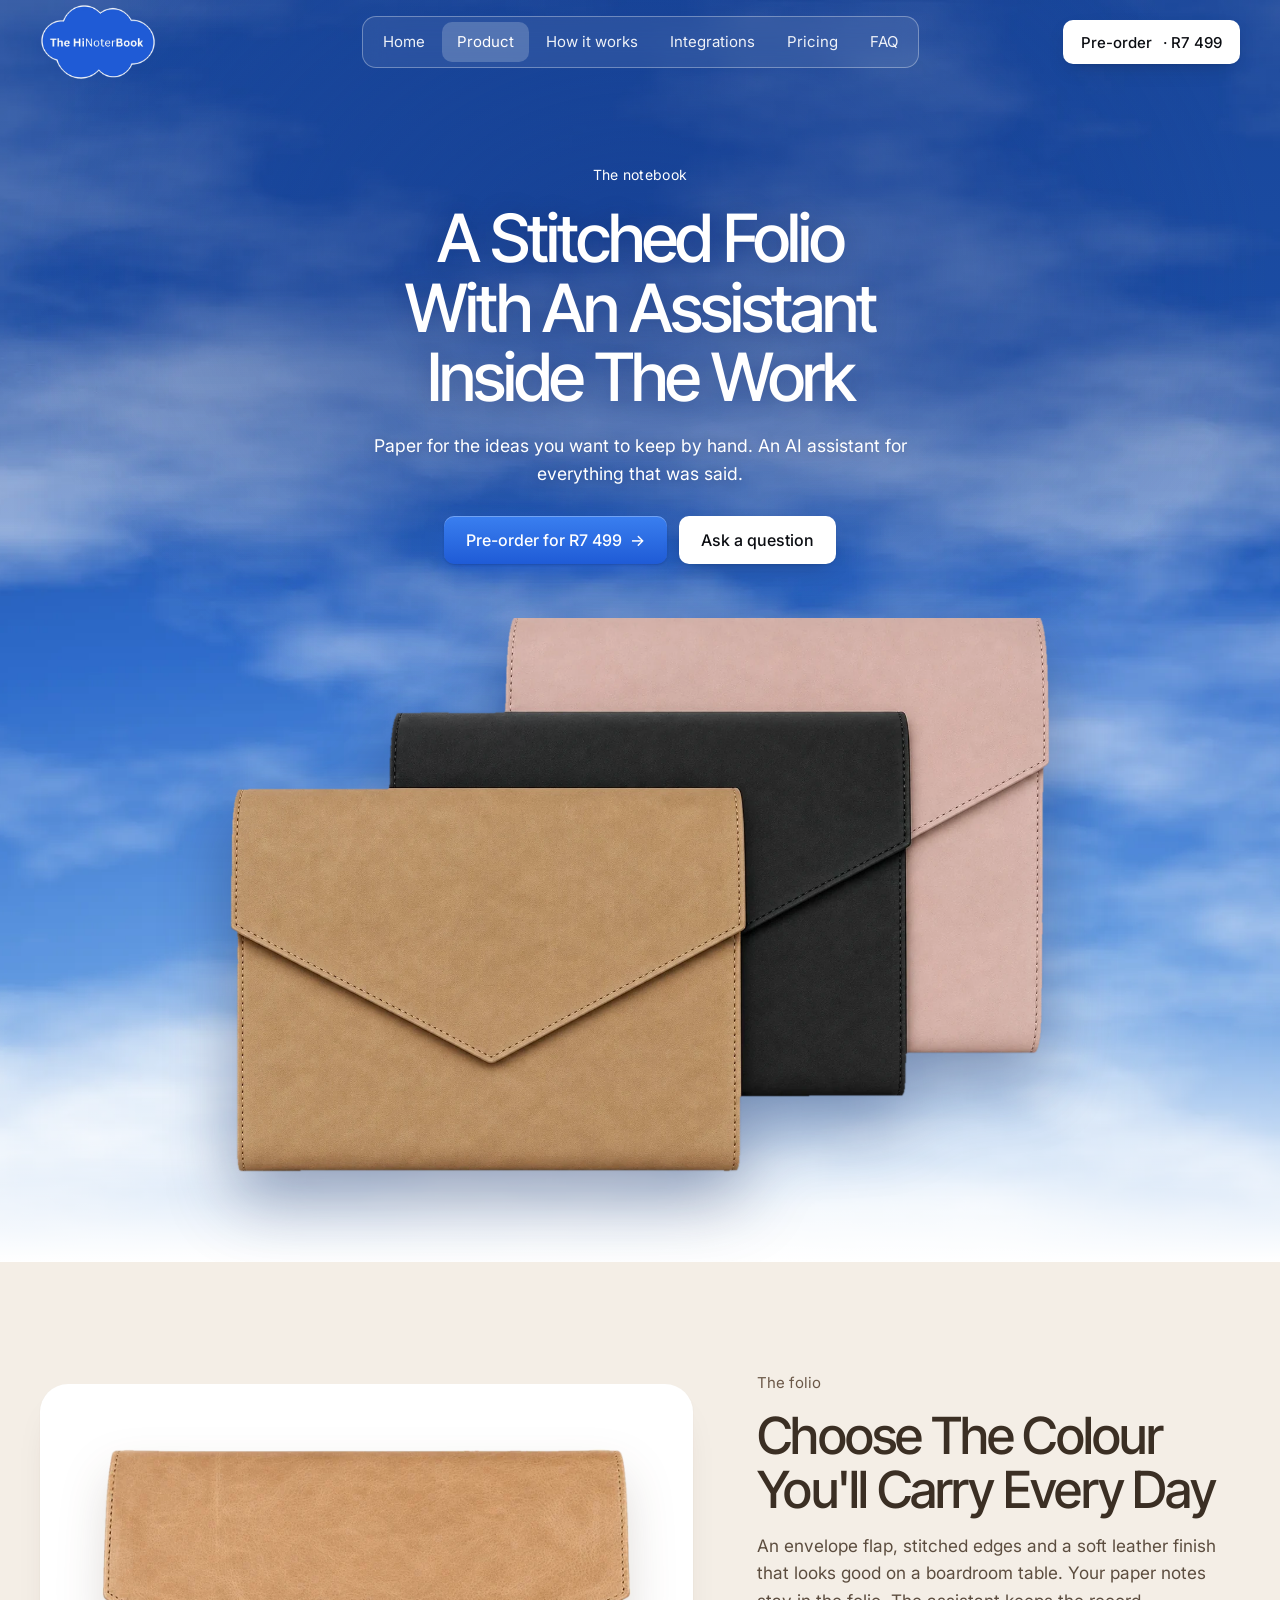
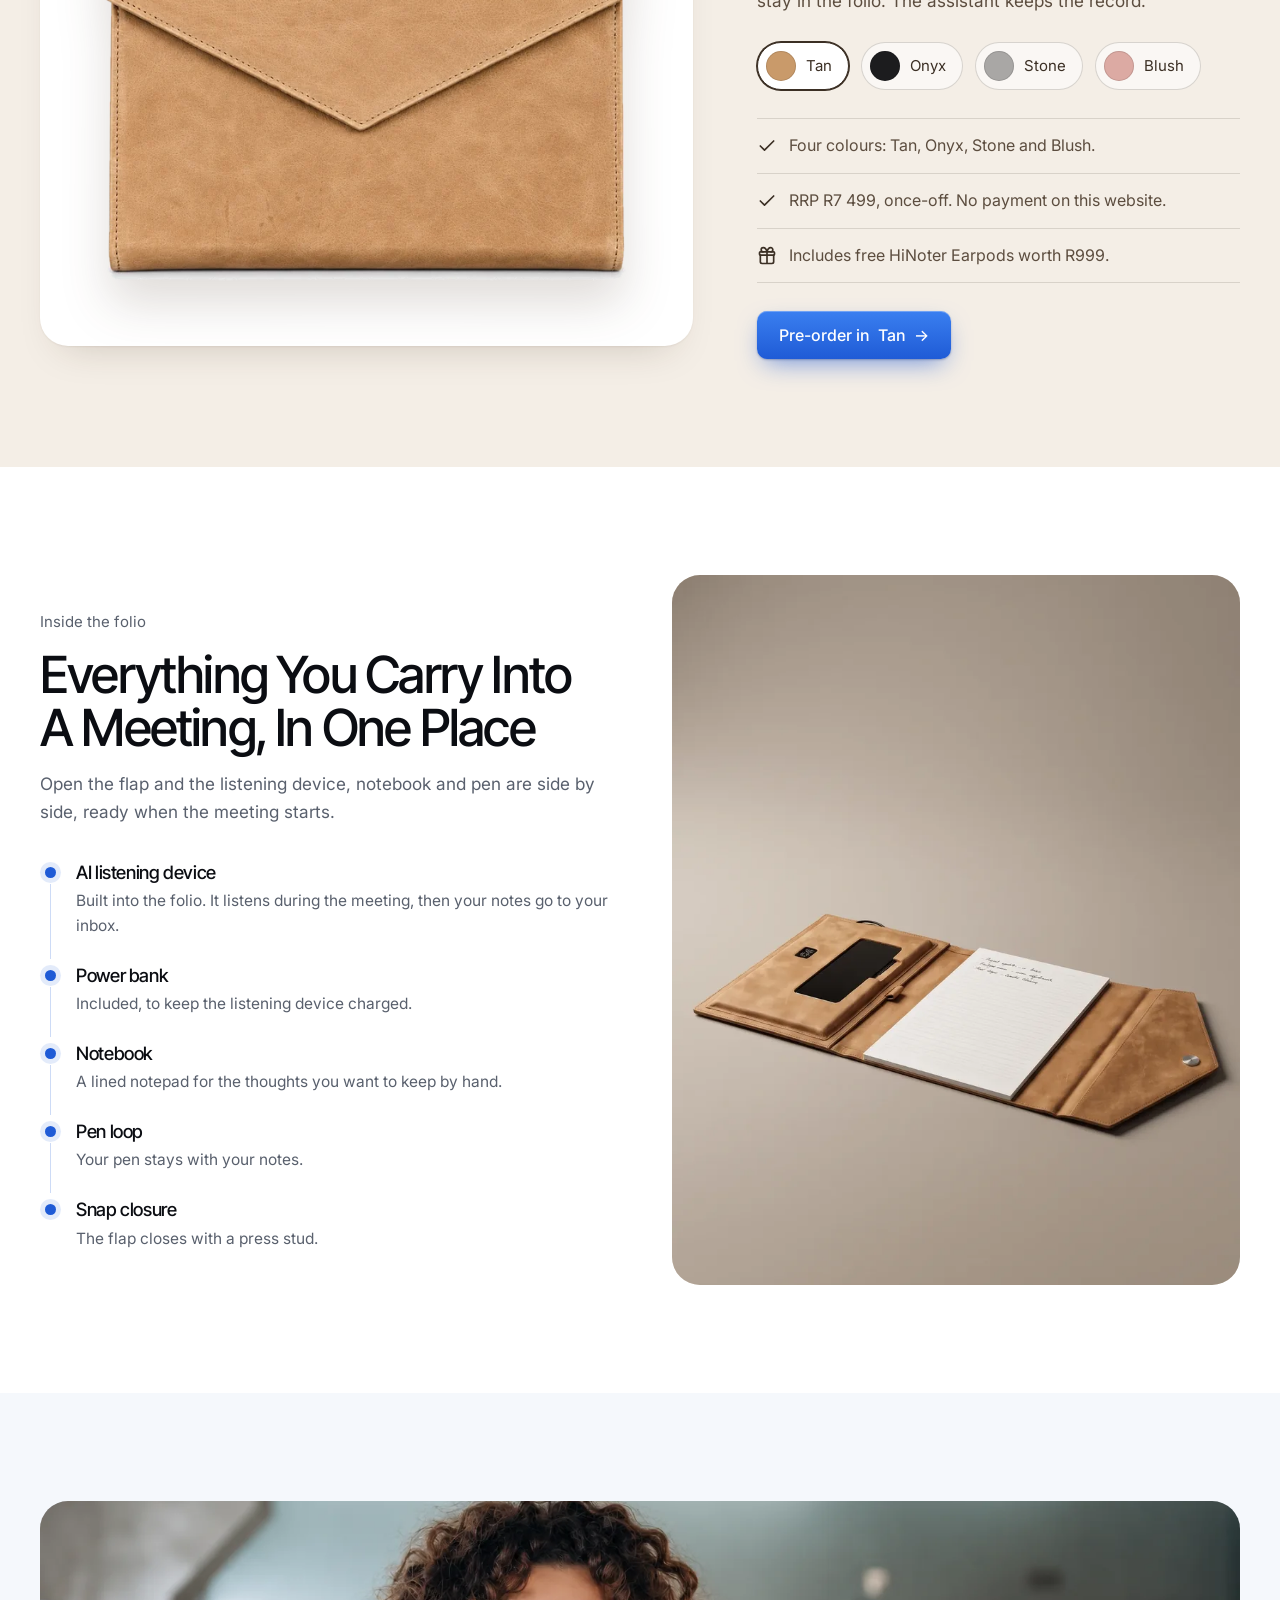
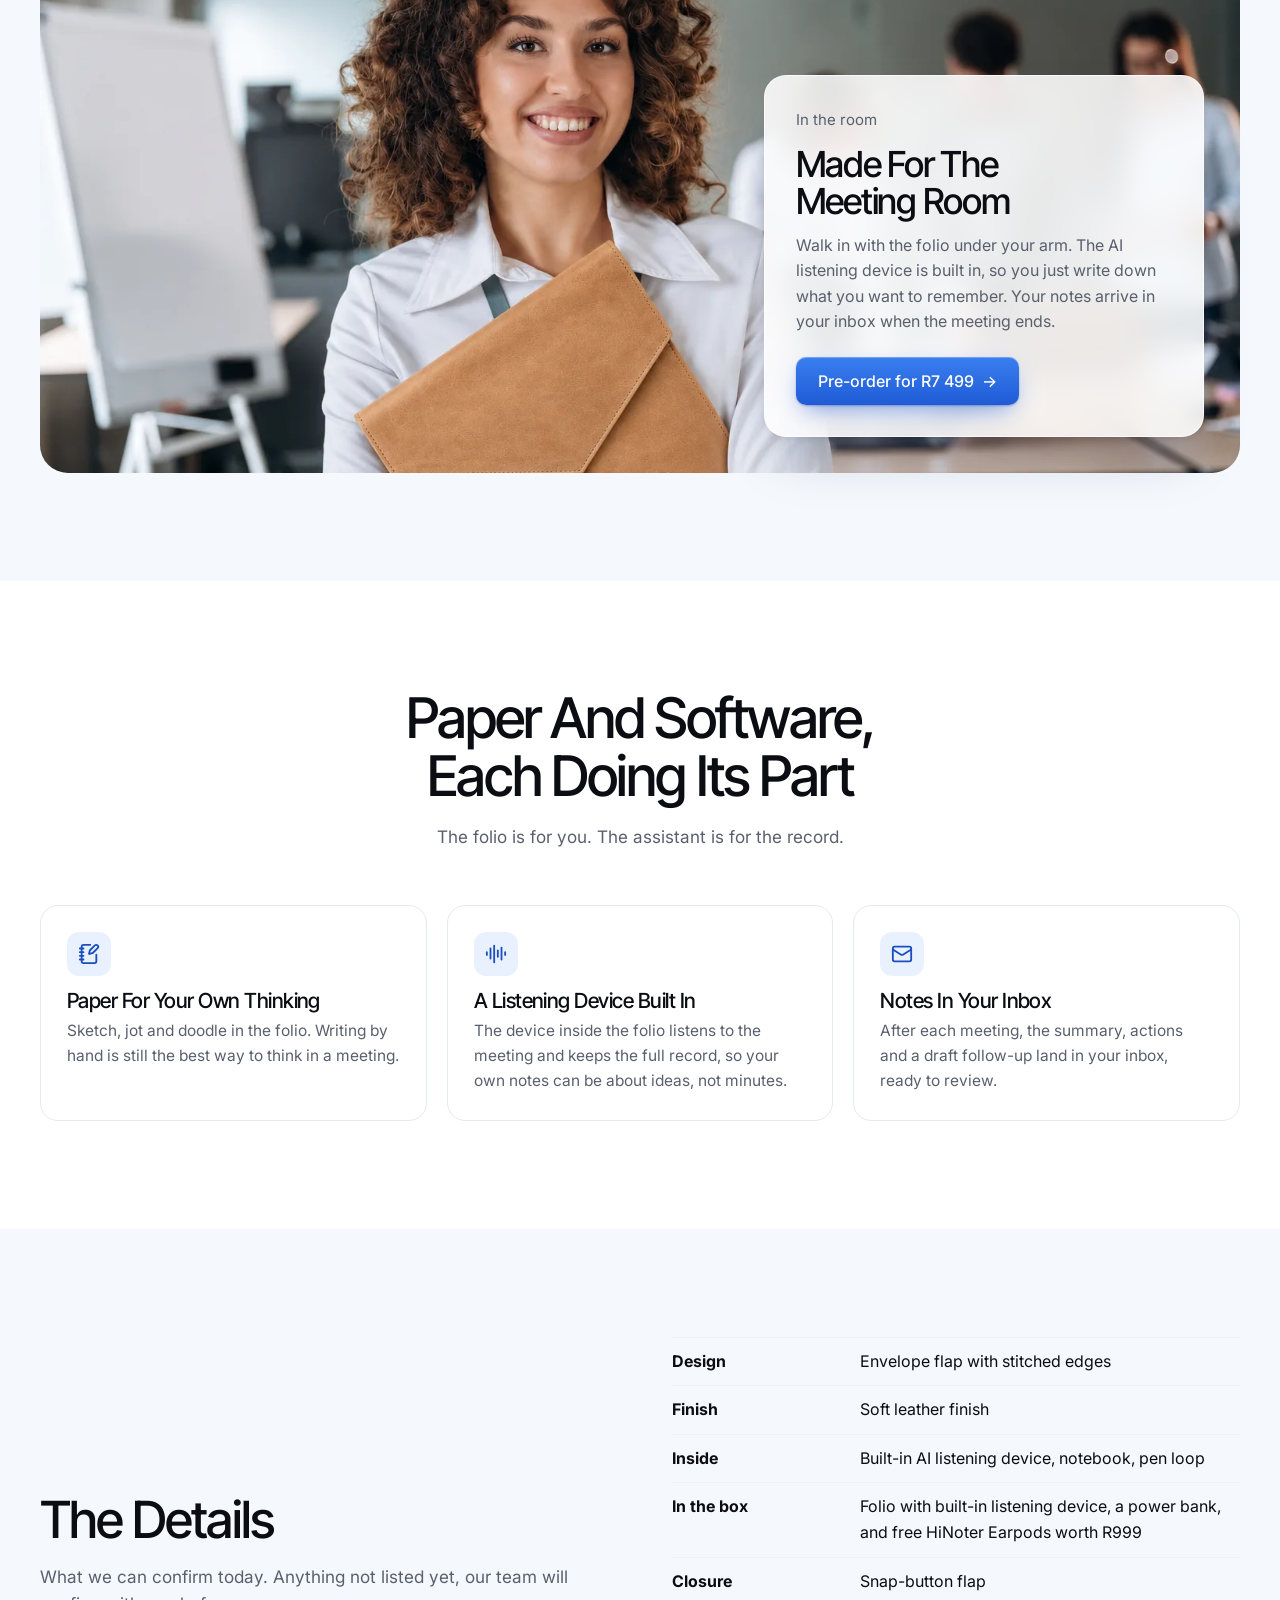
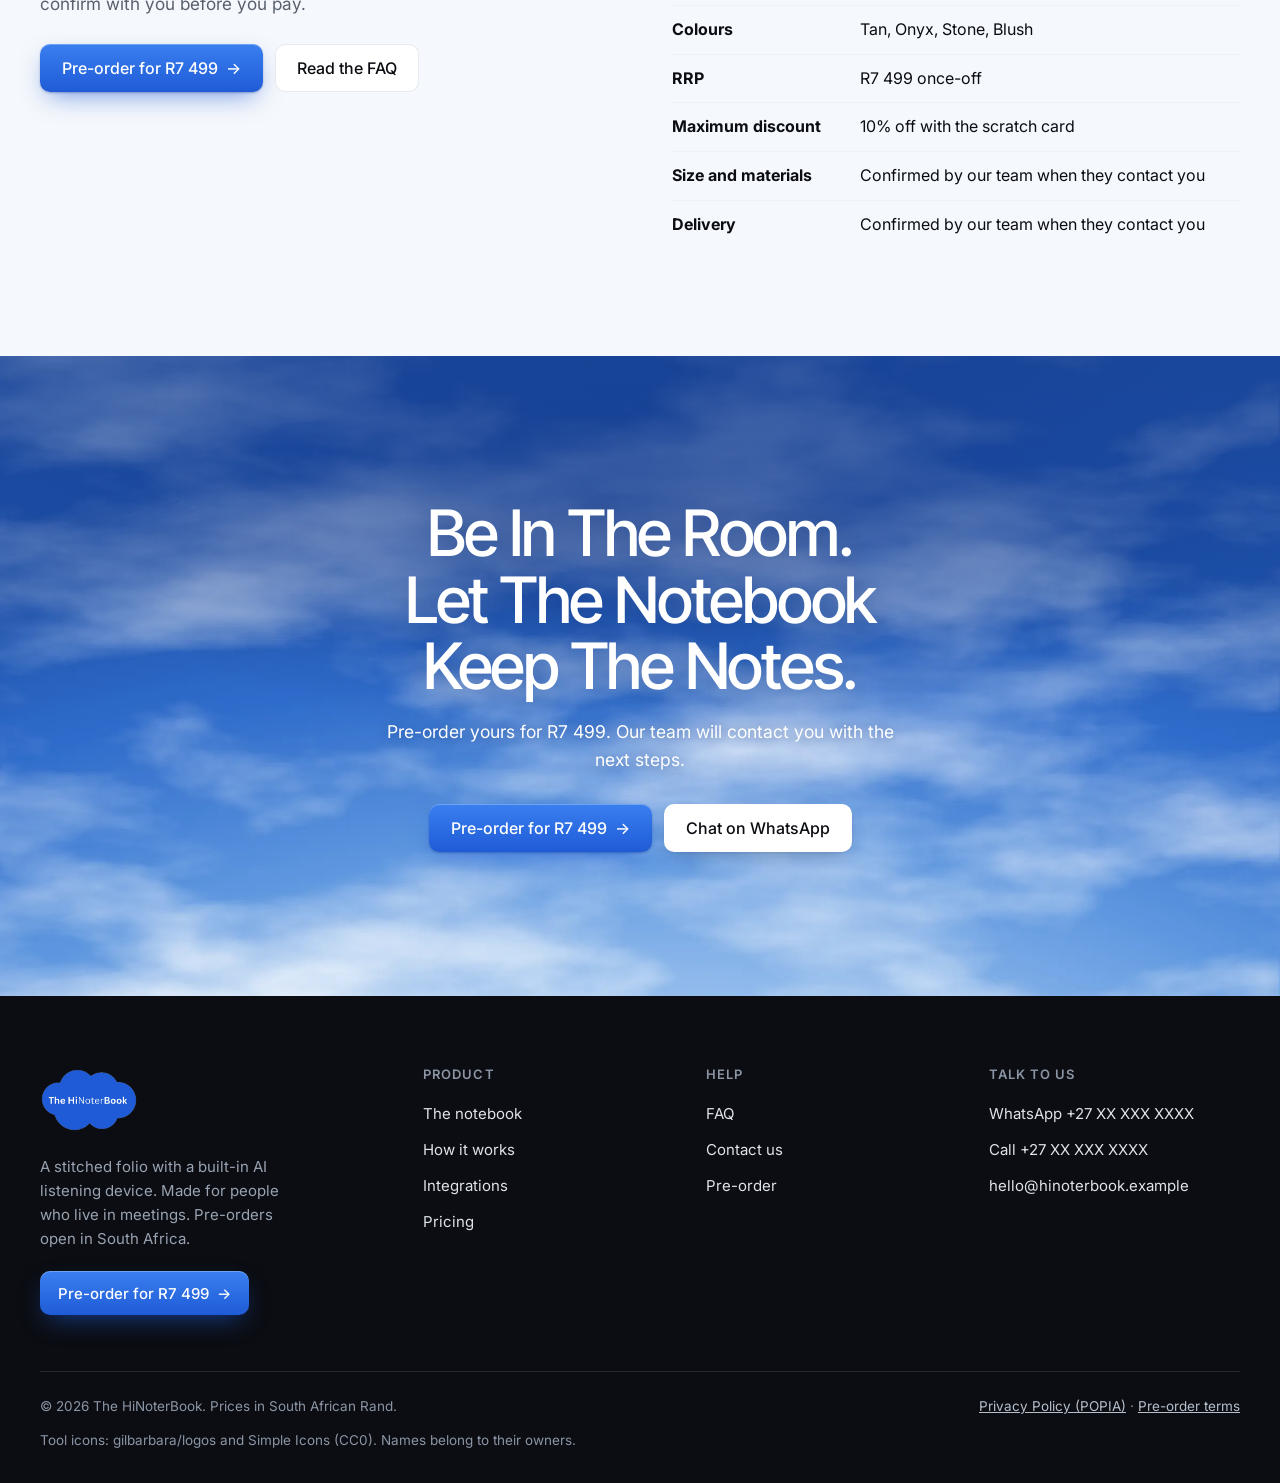
<file: product.html>
<!doctype html>
<html lang="en-ZA">
<head>
<meta charset="utf-8">
<meta name="viewport" content="width=device-width, initial-scale=1">
<title>AI Notebook with Built-in Listening Device | The HiNoterBook</title>
<meta name="description" content="Stitched leather folio with a built-in AI listening device, power bank, notepad and pen loop. Four colours. Free HiNoter Earpods worth R999.">
<meta name="robots" content="index, follow, max-image-preview:large, max-snippet:-1, max-video-preview:-1">
<link rel="canonical" href="https://hinoterbook.co.za/product.html">
<meta name="theme-color" content="#1f5bd6">
<meta name="application-name" content="The HiNoterBook">
<meta property="og:type" content="product">
<meta property="og:locale" content="en_ZA">
<meta property="og:site_name" content="The HiNoterBook">
<meta property="og:title" content="AI Notebook with Built-in Listening Device | The HiNoterBook">
<meta property="og:description" content="Stitched leather folio with a built-in AI listening device, power bank, notepad and pen loop. Four colours. Free HiNoter Earpods worth R999.">
<meta property="og:url" content="https://hinoterbook.co.za/product.html">
<meta property="og:image" content="https://hinoterbook.co.za/og.jpg">
<meta property="og:image:width" content="1200">
<meta property="og:image:height" content="630">
<meta property="og:image:alt" content="The HiNoterBook: Your In-person AI NoteTaker. RRP R7 499 with free HiNoter Earpods.">
<meta name="twitter:card" content="summary_large_image">
<meta name="twitter:title" content="AI Notebook with Built-in Listening Device | The HiNoterBook">
<meta name="twitter:description" content="Stitched leather folio with a built-in AI listening device, power bank, notepad and pen loop. Four colours. Free HiNoter Earpods worth R999.">
<meta name="twitter:image" content="https://hinoterbook.co.za/og.jpg">
<link rel="manifest" href="site.webmanifest">
<script type="application/ld+json">{"@context": "https://schema.org", "@graph": [{"@type": "Organization", "@id": "https://hinoterbook.co.za/#organization", "name": "The HiNoterBook", "url": "https://hinoterbook.co.za/", "logo": {"@type": "ImageObject", "url": "https://hinoterbook.co.za/assets/img/logo.png", "width": 337, "height": 220}, "slogan": "Your In-person AI NoteTaker", "areaServed": {"@type": "Country", "name": "South Africa"}}, {"@type": "WebSite", "@id": "https://hinoterbook.co.za/#website", "url": "https://hinoterbook.co.za/", "name": "The HiNoterBook", "description": "Your In-person AI NoteTaker", "inLanguage": "en-ZA", "publisher": {"@id": "https://hinoterbook.co.za/#organization"}}, {"@type": "WebPage", "@id": "https://hinoterbook.co.za/product.html#webpage", "url": "https://hinoterbook.co.za/product.html", "name": "AI Notebook with Built-in Listening Device | The HiNoterBook", "description": "Stitched leather folio with a built-in AI listening device, power bank, notepad and pen loop. Four colours. Free HiNoter Earpods worth R999.", "inLanguage": "en-ZA", "isPartOf": {"@id": "https://hinoterbook.co.za/#website"}, "about": {"@id": "https://hinoterbook.co.za/#product"}, "breadcrumb": {"@type": "BreadcrumbList", "itemListElement": [{"@type": "ListItem", "position": 1, "name": "Home", "item": "https://hinoterbook.co.za/"}, {"@type": "ListItem", "position": 2, "name": "Product", "item": "https://hinoterbook.co.za/product.html"}]}}, {"@type": "Product", "@id": "https://hinoterbook.co.za/#product", "name": "The HiNoterBook", "description": "A stitched leather folio with a built-in AI listening device that takes your meeting notes and sends the summary, action items and a draft follow-up email to your inbox after the meeting. Includes a power bank, notepad and pen loop, plus free HiNoter Earpods worth R999.", "brand": {"@type": "Brand", "name": "The HiNoterBook"}, "category": "AI note taker", "image": ["https://hinoterbook.co.za/assets/img/folio-trio-1600.webp", "https://hinoterbook.co.za/assets/img/folio-wood-1600.webp", "https://hinoterbook.co.za/assets/img/folio-studio-1600.webp", "https://hinoterbook.co.za/assets/img/folio-tan-1200.webp"], "color": "Tan, Onyx, Stone, Blush", "material": "Leather", "offers": {"@type": "Offer", "url": "https://hinoterbook.co.za/pre-order.html", "price": "7499.00", "priceCurrency": "ZAR", "availability": "https://schema.org/PreOrder", "itemCondition": "https://schema.org/NewCondition", "seller": {"@id": "https://hinoterbook.co.za/#organization"}, "areaServed": {"@type": "Country", "name": "South Africa"}}}]}</script>

<link rel="icon" href="favicon-32.png" sizes="32x32" type="image/png">
<link rel="icon" href="favicon-64.png" sizes="64x64" type="image/png">
<link rel="apple-touch-icon" href="apple-touch-icon.png">
<link rel="preconnect" href="https://fonts.googleapis.com">
<link rel="preconnect" href="https://fonts.gstatic.com" crossorigin>
<link rel="stylesheet" href="https://fonts.googleapis.com/css2?family=Inter:wght@400;500;600&family=Inter+Tight:wght@500;600&display=swap">
<link rel="stylesheet" href="assets/css/site.css">
<script>window.SITE={"brand": "The HiNoterBook", "price": "R7\u00a0499", "priceReward": "R6\u00a0749", "reward": "10%", "gift": "free HiNoter Earpods worth R999", "whatsapp": "27XXXXXXXXX", "email": "hello@hinoterbook.example", "orderEmail": "info@survivalguide.co.za"};</script>
<script>/* Always open a page at the top (unless the link points to a spot on the page) */
try{if("scrollRestoration" in history)history.scrollRestoration="manual";}catch(e){}
(function(){function top(){if(!location.hash){document.documentElement.style.scrollBehavior="auto";window.scrollTo(0,0);document.documentElement.style.scrollBehavior="";}}
document.addEventListener("DOMContentLoaded",top);window.addEventListener("load",top);window.addEventListener("pageshow",function(e){if(e.persisted)top();});})();</script>
<script defer src="assets/js/site.js"></script>
</head>
<body>
<a class="skip" href="#main">Skip to content</a>
<header class="site-header">
  <div class="wrap bar">
    <a class="brand" href="index.html" aria-label="The HiNoterBook home"><img class="brand-logo" src="assets/img/logo-outline.png" alt="The HiNoterBook" width="337" height="220"></a>
    <nav class="nav-pill" aria-label="Main"><a href="index.html">Home</a><a href="product.html" aria-current="page">Product</a><a href="how-it-works.html">How it works</a><a href="integrations.html">Integrations</a><a href="pricing.html">Pricing</a><a href="faq.html">FAQ</a></nav>
    <div class="head-actions">
      <a class="btn btn-white btn-sm" href="pre-order.html">Pre-order<span class="long">&nbsp;· R7 499</span></a>
      <button class="menu-btn" type="button" aria-expanded="false" aria-controls="mobile-menu" aria-label="Open menu"><span></span></button>
    </div>
  </div>
</header>
<div class="mobile-menu" id="mobile-menu">
  <nav aria-label="Mobile"><a class="m-link" href="index.html">Home<span aria-hidden="true">→</span></a><a class="m-link" href="product.html" aria-current="page">Product<span aria-hidden="true">→</span></a><a class="m-link" href="how-it-works.html">How it works<span aria-hidden="true">→</span></a><a class="m-link" href="integrations.html">Integrations<span aria-hidden="true">→</span></a><a class="m-link" href="pricing.html">Pricing<span aria-hidden="true">→</span></a><a class="m-link" href="faq.html">FAQ<span aria-hidden="true">→</span></a><a class="m-link" href="contact.html">Contact<span aria-hidden="true">→</span></a></nav>
  <a class="btn btn-primary" href="pre-order.html">Pre-order for R7 499 <span class="arr" aria-hidden="true">→</span></a>
  <p class="m-contact">Questions? <a class="link" href="https://wa.me/27XXXXXXXXX">WhatsApp us</a> or call <a class="link" href="tel:+27XXXXXXXXX">+27 XX XXX XXXX</a>.</p>
</div>
<main id="main">
<section class="sky page-hero"><div class="wrap" data-enter>
  <span class="crumb">The notebook</span>
  <h1>A stitched folio with an assistant inside the work</h1>
  <p class="lede">Paper for the ideas you want to keep by hand. An AI assistant for everything that was said.</p>
  <div class="actions"><a class="btn btn-primary" href="pre-order.html">Pre-order for R7 499 <span class="arr" aria-hidden="true">→</span></a><a class="btn btn-white" href="contact.html">Ask a question</a></div><div class="hero-shot float"><img class="" src="assets/img/folio-trio-1600.webp" srcset="assets/img/folio-trio-800.webp 800w, assets/img/folio-trio-1600.webp 1600w" sizes="(max-width: 960px) 92vw, 880px" width="1400" height="946" alt="Three HiNoterBook folios side by side in tan, black and blush" loading="lazy" decoding="async"></div>
</div></section>
<section class="section ground-sand"><div class="wrap"><div class="show">
  <div class="show-stage"><img id="prod-img" class="" src="assets/img/folio-tan-1200.webp" srcset="assets/img/folio-tan-640.webp 640w, assets/img/folio-tan-1200.webp 1200w" sizes="(max-width: 860px) 90vw, 640px" width="1200" height="990" alt="Tan leather folio with a stitched envelope flap" loading="lazy" decoding="async"></div>
  <div>
    <span class="eyebrow" style="color:#6b5848">The folio</span>
    <h2>Choose the colour you'll carry every day</h2>
    <p class="lede">An envelope flap, stitched edges and a soft leather finish that looks good on a boardroom table. Your paper notes stay in the folio. The assistant keeps the record.</p>
    <div class="swatches" role="radiogroup" aria-label="Folio colour" data-swatches="prod-img"><button class="swatch" type="button" role="radio" aria-checked="true" tabindex="0" data-name="Tan" data-alt="Tan leather folio with a stitched envelope flap" data-src="assets/img/folio-tan-1200.webp" data-srcset="assets/img/folio-tan-640.webp 640w, assets/img/folio-tan-1200.webp 1200w"><i style="background:#c99a6a"></i>Tan</button><button class="swatch" type="button" role="radio" aria-checked="false" tabindex="-1" data-name="Onyx" data-alt="Black leather folio with a stitched envelope flap" data-src="assets/img/folio-onyx-1200.webp" data-srcset="assets/img/folio-onyx-640.webp 640w, assets/img/folio-onyx-1200.webp 1200w"><i style="background:#1c1c1e"></i>Onyx</button><button class="swatch" type="button" role="radio" aria-checked="false" tabindex="-1" data-name="Stone" data-alt="Stone grey leather folio with a stitched envelope flap" data-src="assets/img/folio-stone-1200.webp" data-srcset="assets/img/folio-stone-640.webp 640w, assets/img/folio-stone-1200.webp 1200w"><i style="background:#a9a7a5"></i>Stone</button><button class="swatch" type="button" role="radio" aria-checked="false" tabindex="-1" data-name="Blush" data-alt="Blush pink leather folio with a stitched envelope flap" data-src="assets/img/folio-blush-1200.webp" data-srcset="assets/img/folio-blush-640.webp 640w, assets/img/folio-blush-1200.webp 1200w"><i style="background:#dcaaa3"></i>Blush</button></div>
    <ul class="points">
      <li><svg aria-hidden="true" focusable="false" xmlns="http://www.w3.org/2000/svg" viewBox="0 0 24 24" width="20" height="20" fill="none" stroke="currentColor" stroke-width="2" stroke-linecap="round" stroke-linejoin="round"><path fill="none" stroke="currentColor" stroke-linecap="round" stroke-linejoin="round" stroke-width="2" d="M20 6L9 17l-5-5"/></svg><span>Four colours: Tan, Onyx, Stone and Blush.</span></li>
      <li><svg aria-hidden="true" focusable="false" xmlns="http://www.w3.org/2000/svg" viewBox="0 0 24 24" width="20" height="20" fill="none" stroke="currentColor" stroke-width="2" stroke-linecap="round" stroke-linejoin="round"><path fill="none" stroke="currentColor" stroke-linecap="round" stroke-linejoin="round" stroke-width="2" d="M20 6L9 17l-5-5"/></svg><span>RRP R7 499, once-off. No payment on this website.</span></li>
      <li><svg aria-hidden="true" focusable="false" xmlns="http://www.w3.org/2000/svg" viewBox="0 0 24 24" width="20" height="20" fill="none" stroke="currentColor" stroke-width="2" stroke-linecap="round" stroke-linejoin="round"><g fill="none" stroke="currentColor" stroke-linecap="round" stroke-linejoin="round" stroke-width="2"><path d="M12 7v14m8-10v8a2 2 0 0 1-2 2H6a2 2 0 0 1-2-2v-8m3.5-4a1 1 0 0 1 0-5A4.8 8 0 0 1 12 7a4.8 8 0 0 1 4.5-5a1 1 0 0 1 0 5"/><rect width="18" height="4" x="3" y="7" rx="1"/></g></svg><span>Includes free HiNoter Earpods worth R999.</span></li>
    </ul>
    <div class="actions"><a class="btn btn-primary" href="pre-order.html">Pre-order in <span data-colour-name>Tan</span> <span class="arr" aria-hidden="true">→</span></a></div>
  </div>
</div></div></section>
<section class="section"><div class="wrap"><div class="split inside">
  <div>
    <span class="eyebrow">Inside the folio</span>
    <h2>Everything you carry into a meeting, in one place</h2>
    <p class="lede">Open the flap and the listening device, notebook and pen are side by side, ready when the meeting starts.</p>
    <ul class="dot-list"><li><b>AI listening device</b><span>Built into the folio. It listens during the meeting, then your notes go to your inbox.</span></li><li><b>Power bank</b><span>Included, to keep the listening device charged.</span></li><li><b>Notebook</b><span>A lined notepad for the thoughts you want to keep by hand.</span></li><li><b>Pen loop</b><span>Your pen stays with your notes.</span></li><li><b>Snap closure</b><span>The flap closes with a press stud.</span></li></ul>
  </div>
  <div class="inside-img"><img class="" src="assets/img/folio-studio-1600.webp" srcset="assets/img/folio-studio-800.webp 800w, assets/img/folio-studio-1600.webp 1600w" sizes="(max-width: 860px) 92vw, 560px" width="1600" height="2142" alt="The tan folio lying open on a plain grey background, showing its built-in AI listening device, a pen loop, a lined notepad and the snap-button flap" loading="lazy" decoding="async"></div>
</div></div></section>
<section class="section ground-surface"><div class="wrap"><div class="feature-photo">
  <div class="fp-img"><img class="" src="assets/img/life-meeting-1600.webp" srcset="assets/img/life-meeting-800.webp 800w, assets/img/life-meeting-1600.webp 1600w" sizes="(max-width: 860px) 92vw, 1200px" width="1536" height="1024" alt="A woman in an office holding a tan HiNoterBook folio and a pencil, with colleagues working at a table behind her" loading="lazy" decoding="async"></div>
  <div class="glass">
    <span class="eyebrow">In the room</span>
    <h2>Made for the meeting room</h2>
    <p>Walk in with the folio under your arm. The AI listening device is built in, so you just write down what you want to remember. Your notes arrive in your inbox when the meeting ends.</p>
    <a class="btn btn-primary" href="pre-order.html">Pre-order for R7 499 <span class="arr" aria-hidden="true">→</span></a>
  </div>
</div></div></section>
<section class="section"><div class="wrap">
  <div class="s-head"><h2>Paper and software, each doing its part</h2><p>The folio is for you. The assistant is for the record.</p></div>
  <div class="cards3"><div class="card"><span class="ic"><svg aria-hidden="true" focusable="false" xmlns="http://www.w3.org/2000/svg" viewBox="0 0 24 24" width="20" height="20" fill="none" stroke="currentColor" stroke-width="2" stroke-linecap="round" stroke-linejoin="round"><g fill="none" stroke="currentColor" stroke-linecap="round" stroke-linejoin="round" stroke-width="2"><path d="M13.4 2H6a2 2 0 0 0-2 2v16a2 2 0 0 0 2 2h12a2 2 0 0 0 2-2v-7.4M2 6h4m-4 4h4m-4 4h4m-4 4h4"/><path d="M21.378 5.626a1 1 0 1 0-3.004-3.004l-5.01 5.012a2 2 0 0 0-.506.854l-.837 2.87a.5.5 0 0 0 .62.62l2.87-.837a2 2 0 0 0 .854-.506z"/></g></svg></span><h3>Paper for your own thinking</h3><p>Sketch, jot and doodle in the folio. Writing by hand is still the best way to think in a meeting.</p></div><div class="card"><span class="ic"><svg aria-hidden="true" focusable="false" xmlns="http://www.w3.org/2000/svg" viewBox="0 0 24 24" width="20" height="20" fill="none" stroke="currentColor" stroke-width="2" stroke-linecap="round" stroke-linejoin="round"><path fill="none" stroke="currentColor" stroke-linecap="round" stroke-linejoin="round" stroke-width="2" d="M2 10v3m4-7v11m4-14v18m4-13v7m4-10v13m4-8v3"/></svg></span><h3>A listening device built in</h3><p>The device inside the folio listens to the meeting and keeps the full record, so your own notes can be about ideas, not minutes.</p></div><div class="card"><span class="ic"><svg aria-hidden="true" focusable="false" xmlns="http://www.w3.org/2000/svg" viewBox="0 0 24 24" width="20" height="20" fill="none" stroke="currentColor" stroke-width="2" stroke-linecap="round" stroke-linejoin="round"><g fill="none" stroke="currentColor" stroke-linecap="round" stroke-linejoin="round" stroke-width="2"><path d="m22 7l-8.991 5.727a2 2 0 0 1-2.009 0L2 7"/><rect width="20" height="16" x="2" y="4" rx="2"/></g></svg></span><h3>Notes in your inbox</h3><p>After each meeting, the summary, actions and a draft follow-up land in your inbox, ready to review.</p></div></div>
</div></section>
<section class="section ground-surface"><div class="wrap">
  <div class="split">
    <div><h2>The details</h2><p class="lede">What we can confirm today. Anything not listed yet, our team will confirm with you before you pay.</p>
      <div class="actions" style="display:flex;gap:12px;flex-wrap:wrap;margin-top:26px"><a class="btn btn-primary" href="pre-order.html">Pre-order for R7 499 <span class="arr" aria-hidden="true">→</span></a><a class="btn btn-ghost" href="faq.html">Read the FAQ</a></div></div>
    <ul class="checks" style="margin:0"><li><b style='min-width:11rem;display:inline-block'>Design</b><span>Envelope flap with stitched edges</span></li><li><b style='min-width:11rem;display:inline-block'>Finish</b><span>Soft leather finish</span></li><li><b style='min-width:11rem;display:inline-block'>Inside</b><span>Built-in AI listening device, notebook, pen loop</span></li><li><b style='min-width:11rem;display:inline-block'>In the box</b><span>Folio with built-in listening device, a power bank, and free HiNoter Earpods worth R999</span></li><li><b style='min-width:11rem;display:inline-block'>Closure</b><span>Snap-button flap</span></li><li><b style='min-width:11rem;display:inline-block'>Colours</b><span>Tan, Onyx, Stone, Blush</span></li><li><b style='min-width:11rem;display:inline-block'>RRP</b><span>R7 499 once-off</span></li><li><b style='min-width:11rem;display:inline-block'>Maximum discount</b><span>10% off with the scratch card</span></li><li><b style='min-width:11rem;display:inline-block'>Size and materials</b><span>Confirmed by our team when they contact you</span></li><li><b style='min-width:11rem;display:inline-block'>Delivery</b><span>Confirmed by our team when they contact you</span></li></ul>
  </div>
</div></section>
<section class="sky close"><div class="wrap">
  <h2>Be in the room. Let the notebook keep the notes.</h2>
  <p>Pre-order yours for R7 499. Our team will contact you with the next steps.</p>
  <div class="actions"><a class="btn btn-primary" href="pre-order.html">Pre-order for R7 499 <span class="arr" aria-hidden="true">→</span></a>
  <a class="btn btn-white" href="https://wa.me/27XXXXXXXXX">Chat on WhatsApp</a></div>
</div></section>
</main>
<div class="promo" id="promo" hidden>
  <div class="promo-backdrop" data-promo-close></div>
  <div class="promo-card" role="dialog" aria-modal="true" aria-labelledby="promo-title" aria-describedby="promo-desc">
    <button class="promo-x" type="button" aria-label="Close" data-promo-close><svg aria-hidden="true" focusable="false" xmlns="http://www.w3.org/2000/svg" viewBox="0 0 24 24" width="20" height="20" fill="none" stroke="currentColor" stroke-width="2" stroke-linecap="round" stroke-linejoin="round"><path fill="none" stroke="currentColor" stroke-linecap="round" stroke-linejoin="round" stroke-width="2" d="M18 6L6 18M6 6l12 12"/></svg></button>
    <span class="promo-tag"><svg aria-hidden="true" focusable="false" xmlns="http://www.w3.org/2000/svg" viewBox="0 0 24 24" width="20" height="20" fill="none" stroke="currentColor" stroke-width="2" stroke-linecap="round" stroke-linejoin="round"><g fill="none" stroke="currentColor" stroke-linecap="round" stroke-linejoin="round" stroke-width="2"><path d="M12 7v14m8-10v8a2 2 0 0 1-2 2H6a2 2 0 0 1-2-2v-8m3.5-4a1 1 0 0 1 0-5A4.8 8 0 0 1 12 7a4.8 8 0 0 1 4.5-5a1 1 0 0 1 0 5"/><rect width="18" height="4" x="3" y="7" rx="1"/></g></svg>Welcome gift</span>
    <h2 id="promo-title">Scratch to reveal your 10% off</h2>
    <p id="promo-desc">A thank-you for being early. Scratch the card and pay R6 749 instead of R7 499 RRP, plus free HiNoter Earpods worth R999.</p>
    <div data-scratch-group>
    <div class="scratch" data-scratch>
      <div class="scratch-under" aria-hidden="true">
        <span class="k">Your reward</span>
        <span class="v">10<small>% off</small></span>
        <span class="s">You pay R6 749 instead of R7 499 RRP</span>
      </div>
      <canvas aria-label="Scratch card. Scratch to reveal your reward, or use the Reveal button below." role="img"></canvas>
      <div class="confetti" aria-hidden="true"></div>
    </div>
    <div class="scratch-tools">
      <button class="btn btn-ghost before" type="button" data-reveal>Reveal my reward</button>
      <a class="btn btn-primary reward-won" href="pre-order.html">Claim 10% with my pre-order <span class="arr" aria-hidden="true">→</span></a>
    </div>
    </div>
    <button class="promo-later" type="button" data-promo-close>Maybe later</button>
  </div>
</div>
<footer class="site-footer">
  <div class="wrap">
    <div class="f-top">
      <div>
        <a class="brand" href="index.html" aria-label="The HiNoterBook home"><img class="brand-logo" src="assets/img/logo.png" alt="The HiNoterBook" width="337" height="220"></a>
        <p>A stitched folio with a built-in AI listening device. Made for people who live in meetings. Pre-orders open in South Africa.</p>
        <a class="btn btn-primary btn-sm f-cta" href="pre-order.html">Pre-order for R7 499 <span class="arr" aria-hidden="true">→</span></a>
      </div>
      <div class="f-col"><h2>Product</h2><ul>
        <li><a href="product.html">The notebook</a></li>
        <li><a href="how-it-works.html">How it works</a></li>
        <li><a href="integrations.html">Integrations</a></li>
        <li><a href="pricing.html">Pricing</a></li>
      </ul></div>
      <div class="f-col"><h2>Help</h2><ul>
        <li><a href="faq.html">FAQ</a></li>
        <li><a href="contact.html">Contact us</a></li>
        <li><a href="pre-order.html">Pre-order</a></li>
      </ul></div>
      <div class="f-col"><h2>Talk to us</h2><ul>
        <li><a href="https://wa.me/27XXXXXXXXX">WhatsApp +27 XX XXX XXXX</a></li>
        <li><a href="tel:+27XXXXXXXXX">Call +27 XX XXX XXXX</a></li>
        <li><a href="mailto:hello@hinoterbook.example">hello@hinoterbook.example</a></li>
      </ul></div>
    </div>
    <div class="f-bottom">
      <span>© 2026 The HiNoterBook. Prices in South African Rand.</span>
      <span><a href="privacy.html">Privacy Policy (POPIA)</a> · <a href="terms.html">Pre-order terms</a></span>
      <span>Tool icons: gilbarbara/logos and Simple Icons (CC0). Names belong to their owners.</span>
    </div>
  </div>
</footer>
<div class="sr-only" aria-live="polite" id="scratch-live"></div>
</body>
</html>
</file>
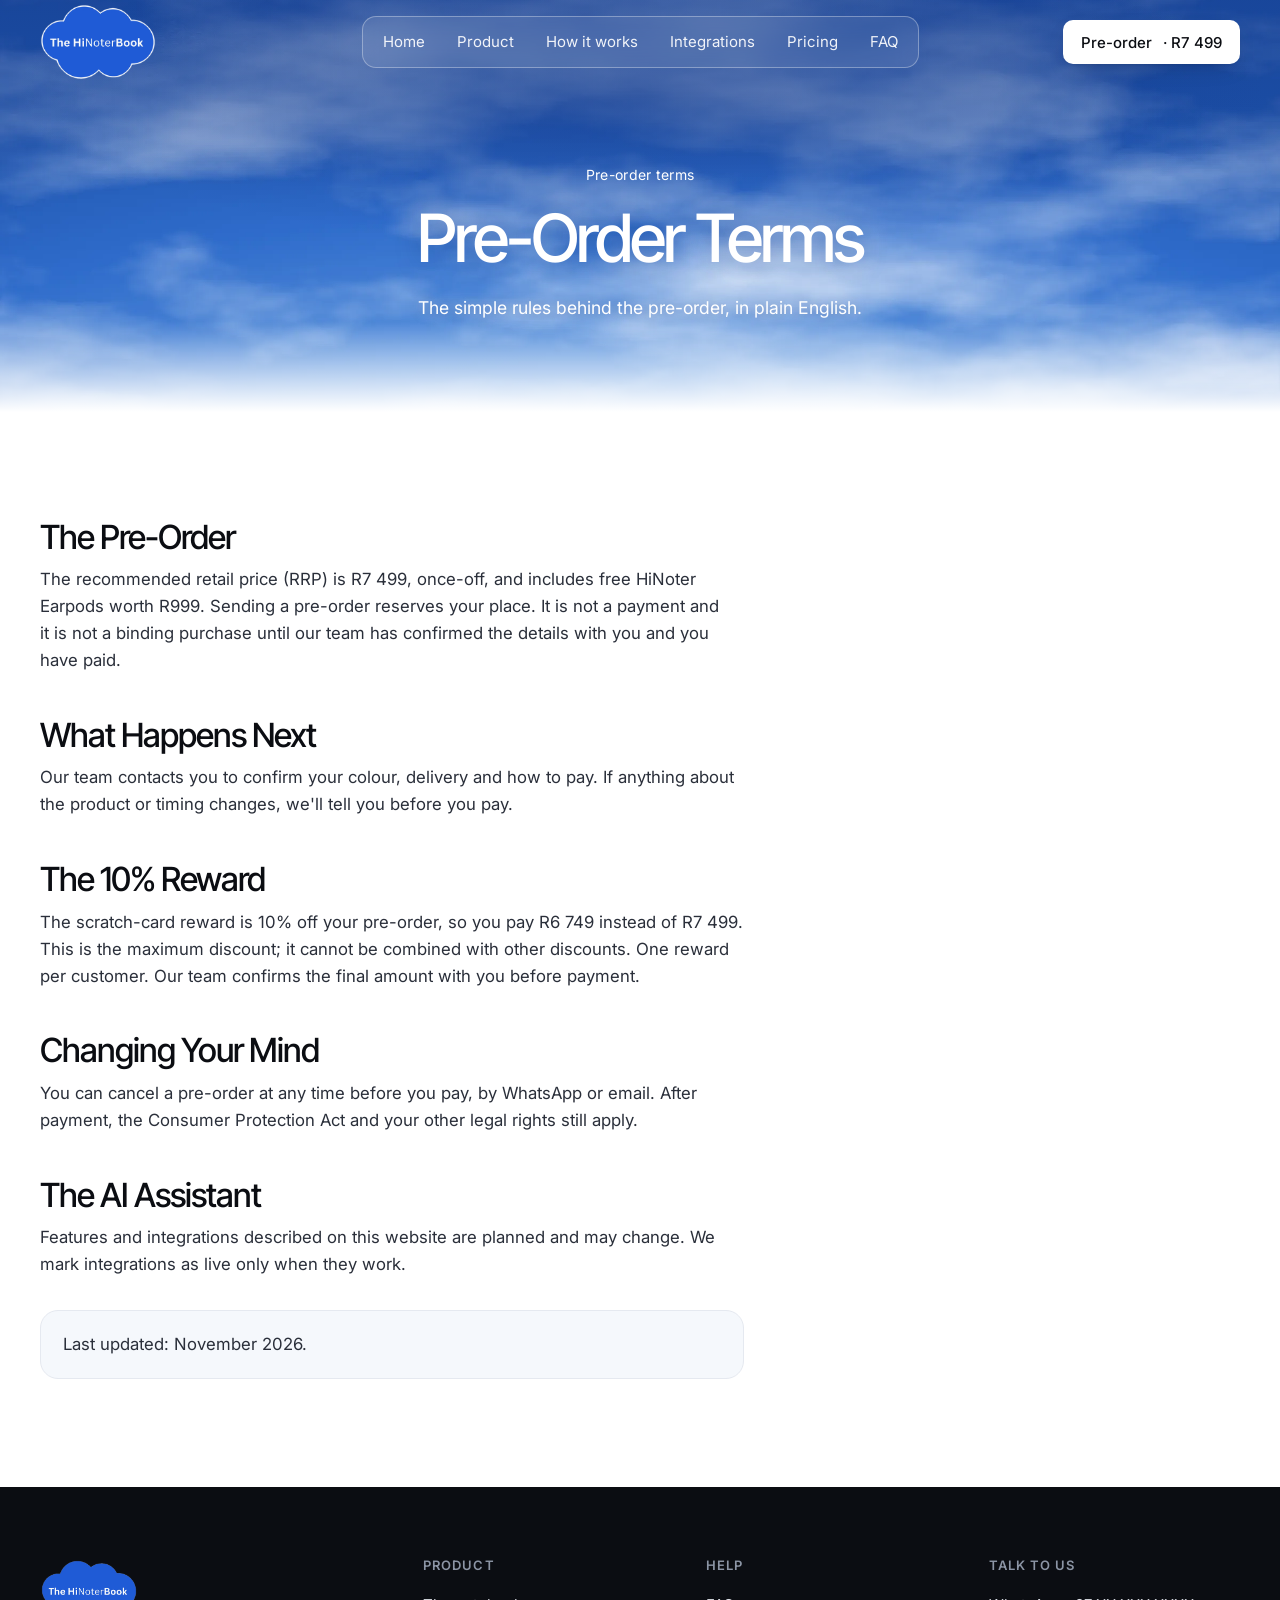
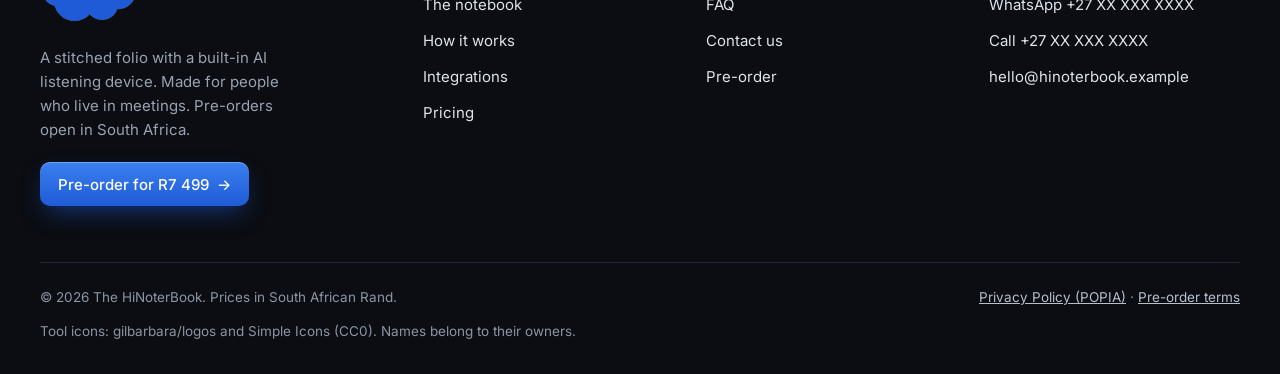
<file: terms.html>
<!doctype html>
<html lang="en-ZA">
<head>
<meta charset="utf-8">
<meta name="viewport" content="width=device-width, initial-scale=1">
<title>Pre-order Terms | The HiNoterBook</title>
<meta name="description" content="The HiNoterBook pre-order terms: R7 499 RRP once-off, the 10% scratch-card reward, the free HiNoter Earpods and how to cancel.">
<meta name="robots" content="index, follow, max-image-preview:large, max-snippet:-1, max-video-preview:-1">
<link rel="canonical" href="https://hinoterbook.co.za/terms.html">
<meta name="theme-color" content="#1f5bd6">
<meta name="application-name" content="The HiNoterBook">
<meta property="og:type" content="website">
<meta property="og:locale" content="en_ZA">
<meta property="og:site_name" content="The HiNoterBook">
<meta property="og:title" content="Pre-order Terms | The HiNoterBook">
<meta property="og:description" content="The HiNoterBook pre-order terms: R7 499 RRP once-off, the 10% scratch-card reward, the free HiNoter Earpods and how to cancel.">
<meta property="og:url" content="https://hinoterbook.co.za/terms.html">
<meta property="og:image" content="https://hinoterbook.co.za/og.jpg">
<meta property="og:image:width" content="1200">
<meta property="og:image:height" content="630">
<meta property="og:image:alt" content="The HiNoterBook: Your In-person AI NoteTaker. RRP R7 499 with free HiNoter Earpods.">
<meta name="twitter:card" content="summary_large_image">
<meta name="twitter:title" content="Pre-order Terms | The HiNoterBook">
<meta name="twitter:description" content="The HiNoterBook pre-order terms: R7 499 RRP once-off, the 10% scratch-card reward, the free HiNoter Earpods and how to cancel.">
<meta name="twitter:image" content="https://hinoterbook.co.za/og.jpg">
<link rel="manifest" href="site.webmanifest">
<script type="application/ld+json">{"@context": "https://schema.org", "@graph": [{"@type": "Organization", "@id": "https://hinoterbook.co.za/#organization", "name": "The HiNoterBook", "url": "https://hinoterbook.co.za/", "logo": {"@type": "ImageObject", "url": "https://hinoterbook.co.za/assets/img/logo.png", "width": 337, "height": 220}, "slogan": "Your In-person AI NoteTaker", "areaServed": {"@type": "Country", "name": "South Africa"}}, {"@type": "WebSite", "@id": "https://hinoterbook.co.za/#website", "url": "https://hinoterbook.co.za/", "name": "The HiNoterBook", "description": "Your In-person AI NoteTaker", "inLanguage": "en-ZA", "publisher": {"@id": "https://hinoterbook.co.za/#organization"}}, {"@type": "WebPage", "@id": "https://hinoterbook.co.za/terms.html#webpage", "url": "https://hinoterbook.co.za/terms.html", "name": "Pre-order Terms | The HiNoterBook", "description": "The HiNoterBook pre-order terms: R7 499 RRP once-off, the 10% scratch-card reward, the free HiNoter Earpods and how to cancel.", "inLanguage": "en-ZA", "isPartOf": {"@id": "https://hinoterbook.co.za/#website"}, "about": {"@id": "https://hinoterbook.co.za/#product"}, "breadcrumb": {"@type": "BreadcrumbList", "itemListElement": [{"@type": "ListItem", "position": 1, "name": "Home", "item": "https://hinoterbook.co.za/"}, {"@type": "ListItem", "position": 2, "name": "Pre-order terms", "item": "https://hinoterbook.co.za/terms.html"}]}}]}</script>

<link rel="icon" href="favicon-32.png" sizes="32x32" type="image/png">
<link rel="icon" href="favicon-64.png" sizes="64x64" type="image/png">
<link rel="apple-touch-icon" href="apple-touch-icon.png">
<link rel="preconnect" href="https://fonts.googleapis.com">
<link rel="preconnect" href="https://fonts.gstatic.com" crossorigin>
<link rel="stylesheet" href="https://fonts.googleapis.com/css2?family=Inter:wght@400;500;600&family=Inter+Tight:wght@500;600&display=swap">
<link rel="stylesheet" href="assets/css/site.css">
<script>window.SITE={"brand": "The HiNoterBook", "price": "R7\u00a0499", "priceReward": "R6\u00a0749", "reward": "10%", "gift": "free HiNoter Earpods worth R999", "whatsapp": "27XXXXXXXXX", "email": "hello@hinoterbook.example", "orderEmail": "info@survivalguide.co.za"};</script>
<script>/* Always open a page at the top (unless the link points to a spot on the page) */
try{if("scrollRestoration" in history)history.scrollRestoration="manual";}catch(e){}
(function(){function top(){if(!location.hash){document.documentElement.style.scrollBehavior="auto";window.scrollTo(0,0);document.documentElement.style.scrollBehavior="";}}
document.addEventListener("DOMContentLoaded",top);window.addEventListener("load",top);window.addEventListener("pageshow",function(e){if(e.persisted)top();});})();</script>
<script defer src="assets/js/site.js"></script>
</head>
<body>
<a class="skip" href="#main">Skip to content</a>
<header class="site-header">
  <div class="wrap bar">
    <a class="brand" href="index.html" aria-label="The HiNoterBook home"><img class="brand-logo" src="assets/img/logo-outline.png" alt="The HiNoterBook" width="337" height="220"></a>
    <nav class="nav-pill" aria-label="Main"><a href="index.html">Home</a><a href="product.html">Product</a><a href="how-it-works.html">How it works</a><a href="integrations.html">Integrations</a><a href="pricing.html">Pricing</a><a href="faq.html">FAQ</a></nav>
    <div class="head-actions">
      <a class="btn btn-white btn-sm" href="pre-order.html">Pre-order<span class="long">&nbsp;· R7 499</span></a>
      <button class="menu-btn" type="button" aria-expanded="false" aria-controls="mobile-menu" aria-label="Open menu"><span></span></button>
    </div>
  </div>
</header>
<div class="mobile-menu" id="mobile-menu">
  <nav aria-label="Mobile"><a class="m-link" href="index.html">Home<span aria-hidden="true">→</span></a><a class="m-link" href="product.html">Product<span aria-hidden="true">→</span></a><a class="m-link" href="how-it-works.html">How it works<span aria-hidden="true">→</span></a><a class="m-link" href="integrations.html">Integrations<span aria-hidden="true">→</span></a><a class="m-link" href="pricing.html">Pricing<span aria-hidden="true">→</span></a><a class="m-link" href="faq.html">FAQ<span aria-hidden="true">→</span></a><a class="m-link" href="contact.html">Contact<span aria-hidden="true">→</span></a></nav>
  <a class="btn btn-primary" href="pre-order.html">Pre-order for R7 499 <span class="arr" aria-hidden="true">→</span></a>
  <p class="m-contact">Questions? <a class="link" href="https://wa.me/27XXXXXXXXX">WhatsApp us</a> or call <a class="link" href="tel:+27XXXXXXXXX">+27 XX XXX XXXX</a>.</p>
</div>
<main id="main">
<section class="sky page-hero"><div class="wrap" data-enter>
  <span class="crumb">Pre-order terms</span>
  <h1>Pre-order terms</h1>
  <p class="lede">The simple rules behind the pre-order, in plain English.</p>
  
</div></section>
<section class="section"><div class="wrap"><div class="prose">
<h2>The pre-order</h2><p>The recommended retail price (RRP) is R7 499, once-off, and includes free HiNoter Earpods worth R999. Sending a pre-order reserves your place. It is not a payment and it is not a binding purchase until our team has confirmed the details with you and you have paid.</p>
<h2>What happens next</h2><p>Our team contacts you to confirm your colour, delivery and how to pay. If anything about the product or timing changes, we'll tell you before you pay.</p>
<h2>The 10% reward</h2><p>The scratch-card reward is 10% off your pre-order, so you pay R6 749 instead of R7 499. This is the maximum discount; it cannot be combined with other discounts. One reward per customer. Our team confirms the final amount with you before payment.</p>
<h2>Changing your mind</h2><p>You can cancel a pre-order at any time before you pay, by WhatsApp or email. After payment, the Consumer Protection Act and your other legal rights still apply.</p>
<h2>The AI assistant</h2><p>Features and integrations described on this website are planned and may change. We mark integrations as live only when they work.</p>
<p class="note-box" style="margin-top:32px">Last updated: November 2026.</p>
</div></div></section>
</main>
<footer class="site-footer">
  <div class="wrap">
    <div class="f-top">
      <div>
        <a class="brand" href="index.html" aria-label="The HiNoterBook home"><img class="brand-logo" src="assets/img/logo.png" alt="The HiNoterBook" width="337" height="220"></a>
        <p>A stitched folio with a built-in AI listening device. Made for people who live in meetings. Pre-orders open in South Africa.</p>
        <a class="btn btn-primary btn-sm f-cta" href="pre-order.html">Pre-order for R7 499 <span class="arr" aria-hidden="true">→</span></a>
      </div>
      <div class="f-col"><h2>Product</h2><ul>
        <li><a href="product.html">The notebook</a></li>
        <li><a href="how-it-works.html">How it works</a></li>
        <li><a href="integrations.html">Integrations</a></li>
        <li><a href="pricing.html">Pricing</a></li>
      </ul></div>
      <div class="f-col"><h2>Help</h2><ul>
        <li><a href="faq.html">FAQ</a></li>
        <li><a href="contact.html">Contact us</a></li>
        <li><a href="pre-order.html">Pre-order</a></li>
      </ul></div>
      <div class="f-col"><h2>Talk to us</h2><ul>
        <li><a href="https://wa.me/27XXXXXXXXX">WhatsApp +27 XX XXX XXXX</a></li>
        <li><a href="tel:+27XXXXXXXXX">Call +27 XX XXX XXXX</a></li>
        <li><a href="mailto:hello@hinoterbook.example">hello@hinoterbook.example</a></li>
      </ul></div>
    </div>
    <div class="f-bottom">
      <span>© 2026 The HiNoterBook. Prices in South African Rand.</span>
      <span><a href="privacy.html">Privacy Policy (POPIA)</a> · <a href="terms.html">Pre-order terms</a></span>
      <span>Tool icons: gilbarbara/logos and Simple Icons (CC0). Names belong to their owners.</span>
    </div>
  </div>
</footer>
<div class="sr-only" aria-live="polite" id="scratch-live"></div>
</body>
</html>
</file>
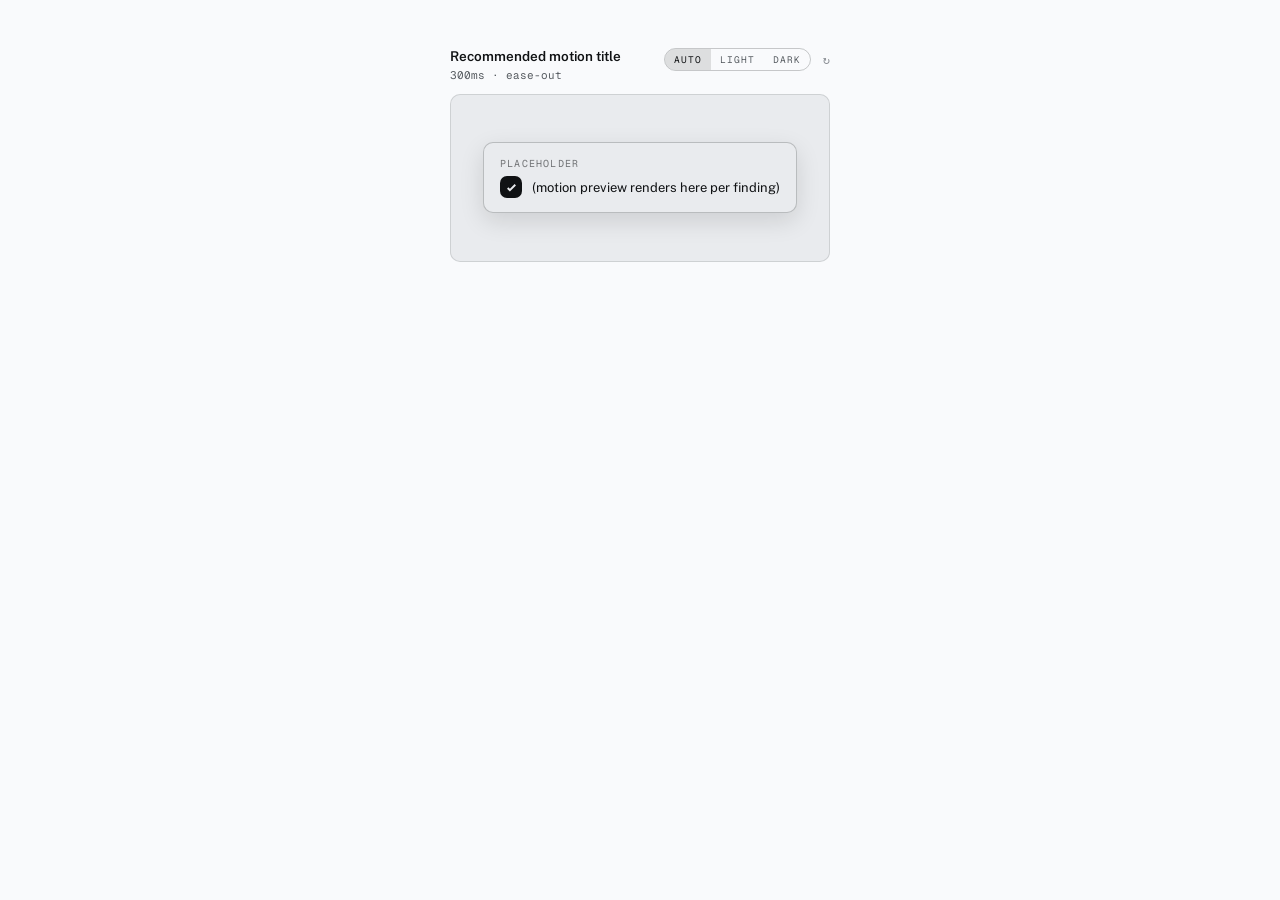
<file: .claude/skills/design-motion-principles/references/demo-shell.html>
<!--
  Demo Shell — design-motion-principles
  =====================================

  Minimal, isolated reference for a single demo card. The agent reads this
  during STEP 3 of the audit workflow (see ../SKILL.md) and uses it as the
  per-finding template — one .demo block per Critical or Important finding
  (Opportunities don't get demo cards).

  The full worked example with five demo cards in context lives in
  references/report-template.html. This file is intentionally minimal:
  one card, every contract visible, no report scaffolding.

  How the agent uses this file
  ----------------------------
  1. Copy the entire <style> block into the report's <head>. The shell's
     tokens, .demo layout, stage colors, segmented control, and the
     prefers-reduced-motion guard are SHARED across every demo card in the
     report and must not be duplicated per finding.

  2. For each finding {n} (1-indexed across the whole report):
     a. Replace the MOTION-CODE-SLOT-{n} comment with the per-finding
        @keyframes m{n} block AND the .demo-{n}__mt selector rule.
        Suffix {n} so multiple findings cannot collide on keyframe
        names or selectors.
     b. Replace the DEMO-CARD-MOTION-SLOT-{n} comment in the .demo__stage
        markup with the actual motion-target element. Its class must be
        .demo-{n}__mt so it matches the rules above.
     c. Set .demo__title to a short title for the recommended motion
        (e.g., "Quick tab crossfade", "Sheet enter (mirror for exit)").
     d. Set .demo__timing to the duration plus easing (e.g.,
        "180ms · ease-out", "300ms · ease-out-quint"). The subhead
        ALWAYS renders — populate it for every demo so card heights
        stay consistent across the report.
     e. Renumber the four radio ids from st1-* to st{n}-*, and the
        labels' for= attributes to match.

  3. Per-finding code MUST honor these contracts:
     - Do NOT redefine the shell's tokens (--ink, --paper, --surface-2,
       --line, --line-strong, --st-bg, --st-fg, --st-line, --st-dim,
       --sans, --mono). Use them via var().
     - Do NOT modify the prefers-reduced-motion block. The shell's
       guard collapses all .demo-{n}__mt animations to none. The
       per-finding @keyframes 100% state MUST match the motion-target
       element's default static rendering so the reduce-motion fallback
       shows the correct final visual.
     - Per-finding @keyframes use the 0% / ~60% / 100% cadence:
       0% = start state, ~60% = motion complete (~1.8s in),
       100% = hold (~1.2s). The shell uses animation-duration: 3s.

  4. Motion targets and ANY UI primitives inside the stage (.ui-btn,
     .ui-card, .ui-row, .ui-check, .ui-num, .ui-label, badge, etc.)
     use --st-bg / --st-fg / --st-line / --st-dim — NEVER --accent or
     other page tokens. This guarantees the demo contrasts correctly
     when its stage is locked to a different theme than the report.

  5. Demo cards are non-interactive. The stage toggle radios are the
     only interactive element. tabindex on the radios is fine; the
     stage itself stays out of focus order.

  Loop pacing
  -----------
  animation-duration: 3s. Keyframes 0% / ~60% / 100%. Motion 0–60% ≈ 1.8s,
  hold 60–100% ≈ 1.2s, then restart. Every demo in a report uses this
  cadence so all cards share the same rhythm.

  Standalone preview
  ------------------
  Opening this file directly in a browser shows one .demo card with the
  loop indicator, the segmented Auto/Light/Dark stage toggle, and a
  placeholder motion target (a simple shape that fades in). No real
  per-finding motion plays — the agent injects motion per finding when
  this template is embedded in a report. The shell also honors the
  viewer's prefers-color-scheme for standalone rendering.
-->
<!DOCTYPE html>
<html lang="en">
<head>
  <meta charset="utf-8">
  <meta name="viewport" content="width=device-width, initial-scale=1">
  <title>Demo Shell — design-motion-principles</title>
  <link rel="preconnect" href="https://fonts.googleapis.com">
  <link rel="preconnect" href="https://fonts.gstatic.com" crossorigin>
  <link href="https://fonts.googleapis.com/css2?family=Familjen+Grotesk:wght@400;500;600;700&family=Public+Sans:wght@400;500;600;700&family=Geist+Mono:wght@400;500;600&display=swap" rel="stylesheet">
  <style>
    :root {
      /* Cool slate-graphite neutrals (hue 255). In the full report these
         are overridden by a global theme toggle; here the shell flips via
         prefers-color-scheme for standalone preview. */
      --ink:        oklch(0.155 0.006 255);
      --surface:    oklch(0.195 0.007 255);
      --surface-2:  oklch(0.235 0.008 255);
      --paper:      oklch(0.945 0.004 255);
      --paper-dim:  oklch(0.800 0.006 255);
      --muted:      oklch(0.680 0.008 255);
      --faint:      oklch(0.505 0.008 255);
      --line:       oklch(0.95 0.01 255 / 0.09);
      --line-strong:oklch(0.95 0.01 255 / 0.16);

      --display: "Familjen Grotesk", "Hanken Grotesk", system-ui, sans-serif;
      --sans: "Public Sans", -apple-system, BlinkMacSystemFont, "Segoe UI", system-ui, sans-serif;
      --mono: "Geist Mono", ui-monospace, "SF Mono", Menlo, monospace;
    }

    @media (prefers-color-scheme: light) {
      :root {
        --ink:        oklch(0.985 0.003 255);
        --surface:    oklch(0.965 0.004 255);
        --surface-2:  oklch(0.940 0.005 255);
        --paper:      oklch(0.180 0.006 255);
        --paper-dim:  oklch(0.330 0.008 255);
        --muted:      oklch(0.475 0.010 255);
        --faint:      oklch(0.640 0.009 255);
        --line:       oklch(0.180 0.010 255 / 0.12);
        --line-strong:oklch(0.180 0.010 255 / 0.22);
      }
    }

    * { box-sizing: border-box; }
    body {
      background: var(--ink);
      color: var(--paper);
      font-family: var(--sans);
      margin: 0;
      padding: 48px;
      display: flex;
      justify-content: center;
    }

    /* visually-hidden (stage-toggle radios) */
    .vh { position: absolute; width: 1px; height: 1px; padding: 0; margin: -1px; overflow: hidden; clip: rect(0 0 0 0); white-space: nowrap; border: 0; }

    /* ───────────── Demo card ───────────── */
    .demo { position: relative; width: 380px; }
    .demo__bar { display: flex; align-items: flex-start; justify-content: space-between; gap: 12px; margin-bottom: 12px; }
    .demo__meta { min-width: 0; }
    .demo__title { display: block; font-size: 13.5px; font-weight: 600; color: var(--paper); line-height: 1.3; }
    .demo__timing { display: block; font-family: var(--mono); font-size: 11px; color: var(--muted); margin-top: 2px; font-variant-numeric: tabular-nums; }
    .demo__controls { display: flex; align-items: center; gap: 12px; flex-shrink: 0; }
    .demo__loop { font-family: var(--mono); font-size: 12px; color: var(--faint); }

    /* segmented Auto / Light / Dark stage toggle (pure CSS).
       Auto = follow ambient theme via --surface-2 + --paper.
       Light / Dark = locked overrides (hardcoded values, ignore ambient). */
    .seg { display: inline-flex; border: 1px solid var(--line-strong); border-radius: 100px; overflow: hidden; }
    .seg label { font-family: var(--mono); font-size: 9.5px; letter-spacing: 0.1em; text-transform: uppercase; color: var(--muted); padding: 4px 9px; cursor: pointer; user-select: none; transition: background 0.15s ease, color 0.15s ease; }
    .demo input[id$="-a"]:checked ~ .demo__bar .seg label[for$="-a"],
    .demo input[id$="-l"]:checked ~ .demo__bar .seg label[for$="-l"],
    .demo input[id$="-d"]:checked ~ .demo__bar .seg label[for$="-d"] {
      background: color-mix(in oklch, var(--paper) 12%, transparent);
      color: var(--paper);
    }

    .demo__stage {
      /* AUTO default — stage uses the ambient elevated surface */
      --st-bg: var(--surface-2);
      --st-fg: var(--paper);
      --st-line: var(--line-strong);
      --st-dim: color-mix(in oklch, var(--paper) 55%, transparent);
      background: var(--st-bg); color: var(--st-fg);
      border: 1px solid var(--line); border-radius: 10px;
      padding: 32px 24px; min-height: 168px;
      display: flex; align-items: center; justify-content: center; overflow: hidden;
    }
    /* Locked Light: hardcoded light, regardless of ambient theme */
    .demo input[id$="-l"]:checked ~ .demo__stage {
      --st-bg: oklch(0.985 0.003 255);
      --st-fg: oklch(0.180 0.006 255);
      --st-line: oklch(0.180 0.010 255 / 0.18);
      --st-dim: oklch(0.180 0.010 255 / 0.45);
    }
    /* Locked Dark: hardcoded dark, regardless of ambient theme */
    .demo input[id$="-d"]:checked ~ .demo__stage {
      --st-bg: oklch(0.180 0.006 255);
      --st-fg: oklch(0.985 0.003 255);
      --st-line: oklch(0.985 0.010 255 / 0.18);
      --st-dim: oklch(0.985 0.010 255 / 0.50);
    }

    /* Generic UI primitives for use inside motion targets. All theme via
       stage tokens, NEVER page tokens — so they contrast correctly when a
       stage is locked to a different theme than the report. */
    .ui-btn { display: inline-flex; align-items: center; justify-content: center; padding: 9px 18px; border-radius: 8px; background: var(--st-fg); color: var(--st-bg); font-family: var(--sans); font-size: 13px; font-weight: 600; }
    .ui-card { background: var(--st-bg); border: 1px solid var(--st-line); border-radius: 10px; padding: 14px 16px; min-width: 180px; box-shadow: 0 8px 24px oklch(0 0 0 / 0.12); }
    .ui-row { display: flex; align-items: center; gap: 10px; font-size: 13px; color: var(--st-fg); }
    .ui-check { width: 22px; height: 22px; border-radius: 7px; background: var(--st-fg); display: inline-flex; align-items: center; justify-content: center; flex-shrink: 0; }
    .ui-check svg { width: 13px; height: 13px; stroke: var(--st-bg); }
    .ui-num { font-family: var(--display); font-size: 34px; font-weight: 700; color: var(--st-fg); font-variant-numeric: tabular-nums; letter-spacing: -0.02em; }
    .ui-label { font-family: var(--mono); font-size: 10px; letter-spacing: 0.12em; text-transform: uppercase; color: var(--st-dim); }

    /* prefers-reduced-motion — disables every per-finding animation and
       hides the loop indicator. The per-finding @keyframes 100% state
       must match the motion-target's default rendering so the reduce
       fallback shows the correct final visual. */
    @media (prefers-reduced-motion: reduce) {
      .demo__loop { display: none; }
      [class*="__mt"], [class*="__mt"] * { animation: none !important; transition: none !important; }
    }

    /* MOTION-CODE-SLOT-{n}
       Per-finding @keyframes and .demo-{n}__mt rules go here. {n} is the
       finding's 1-indexed position across the report.

       Example shape (replace per finding — wrap in
       @media (prefers-reduced-motion: no-preference) { ... }):

       @media (prefers-reduced-motion: no-preference) {
         @keyframes m1 {
           0%   { opacity: 0; transform: translateY(8px); filter: blur(4px); }
           60%  { opacity: 1; transform: translateY(0);   filter: blur(0);  }
           100% { opacity: 1; transform: translateY(0);   filter: blur(0);  }
         }
         .demo-1__mt {
           animation: m1 3s cubic-bezier(0.22, 1, 0.36, 1) infinite;
         }
       }
    */

    /* Placeholder motion for standalone preview only — agent strips this
       when composing the report. Demonstrates the 0 / 60 / 100 cadence. */
    @media (prefers-reduced-motion: no-preference) {
      @keyframes m-placeholder {
        0%   { opacity: 0; transform: translateY(8px); filter: blur(4px); }
        60%  { opacity: 1; transform: translateY(0);   filter: blur(0);  }
        100% { opacity: 1; transform: translateY(0);   filter: blur(0);  }
      }
      .demo-1__mt {
        animation: m-placeholder 3s cubic-bezier(0.22, 1, 0.36, 1) infinite;
      }
    }
  </style>
</head>
<body>

  <div class="demo">
    <input class="vh" type="radio" name="st1" id="st1-a" checked>
    <input class="vh" type="radio" name="st1" id="st1-l">
    <input class="vh" type="radio" name="st1" id="st1-d">
    <div class="demo__bar">
      <div class="demo__meta">
        <span class="demo__title">Recommended motion title</span>
        <span class="demo__timing">300ms · ease-out</span>
      </div>
      <div class="demo__controls">
        <div class="seg">
          <label for="st1-a">Auto</label>
          <label for="st1-l">Light</label>
          <label for="st1-d">Dark</label>
        </div>
        <span class="demo__loop">↻</span>
      </div>
    </div>
    <div class="demo__stage">
      <!-- DEMO-CARD-MOTION-SLOT-{n}
           Per-finding motion-target element goes here. Its class must
           match the rules in MOTION-CODE-SLOT-{n} above:
             <div class="demo-{n}__mt">...content...</div>
           The element's contents are agent-determined (a button shape,
           a card, an icon, a row of items for stagger demos, a number,
           a badge, etc.). All inner UI primitives use the stage tokens
           (--st-fg / --st-bg / --st-line / --st-dim) — NEVER page tokens. -->
      <div class="demo-1__mt">
        <div class="ui-card">
          <div class="ui-label" style="margin-bottom: 6px;">Placeholder</div>
          <div class="ui-row">
            <span class="ui-check"><svg viewBox="0 0 24 24" fill="none" stroke="currentColor" stroke-width="3.5"><path d="M5 13l4 4L19 7"/></svg></span>
            <span>(motion preview renders here per finding)</span>
          </div>
        </div>
      </div>
    </div>
  </div>

</body>
</html>
</file>
<file: assets/css/site.css>
/* Note AI — design system. Modelled on the sky-and-white reference (images 5–8):
   tight grotesk headlines, glass pill nav, blue gradient buttons, soft white cards. */
:root{
  --ink:#0b0d12;
  --ink-2:#2a2f3a;
  --muted:#59606d;
  --line:#e5e9f0;
  --line-2:#eef1f6;
  --surface:#f5f8fc;
  --white:#fff;
  --sand:#f4eee6;
  --sand-ink:#3b2f24;
  --blue-1:#3a7ff0;
  --blue-2:#1f5bd6;
  --blue-ink:#1a4fbf;
  --sky-deep:#1d4fa8;
  --wa:#128c4a;
  --radius-s:10px;
  --radius-m:18px;
  --radius-l:28px;
  --shadow-1:0 1px 2px rgba(16,24,40,.06),0 8px 24px -8px rgba(16,24,40,.12);
  --shadow-2:0 2px 6px rgba(16,24,40,.06),0 30px 60px -20px rgba(22,52,110,.28);
  --wrap:1200px;
  --gutter:clamp(16px,4vw,40px);
  --font-head:"Inter Tight","Inter",system-ui,-apple-system,"Segoe UI",Roboto,sans-serif;
  --font-body:"Inter",system-ui,-apple-system,"Segoe UI",Roboto,sans-serif;
  --ease-out:cubic-bezier(.22,1,.36,1);
  --ease-in-out:cubic-bezier(.65,0,.35,1);
  color-scheme:light;
}
*,*::before,*::after{box-sizing:border-box}
html{-webkit-text-size-adjust:100%;scroll-behavior:smooth}
body{margin:0;background:var(--white);color:var(--ink);font-family:var(--font-body);font-size:16px;line-height:1.6;-webkit-font-smoothing:antialiased;overflow-x:hidden}
img,svg,canvas{display:block;max-width:100%}
img{height:auto}
a{color:inherit}
button,input,select,textarea{font:inherit;color:inherit}
h1,h2,h3,h4{font-family:var(--font-head);font-weight:500;letter-spacing:-.035em;line-height:1.04;margin:0;color:inherit;text-wrap:balance}
p{margin:0;text-wrap:pretty}
.wrap{width:100%;max-width:calc(var(--wrap) + var(--gutter)*2);margin-inline:auto;padding-inline:var(--gutter)}
.wrap-narrow{max-width:calc(860px + var(--gutter)*2)}
.sr-only{position:absolute!important;width:1px;height:1px;padding:0;margin:-1px;overflow:hidden;clip:rect(0,0,0,0);white-space:nowrap;border:0}
.skip{position:fixed;left:12px;top:-60px;z-index:100;background:var(--ink);color:#fff;padding:10px 16px;border-radius:8px;text-decoration:none;font-weight:600;transition:top .15s}
.skip:focus{top:12px}
:focus-visible{outline:3px solid #ffb547;outline-offset:3px;border-radius:6px}

/* ---------- Buttons ---------- */
.btn{--h:48px;display:inline-flex;align-items:center;justify-content:center;gap:.5em;min-height:var(--h);padding:0 22px;border-radius:var(--radius-s);border:0;font-weight:500;font-size:16px;line-height:1;text-decoration:none;cursor:pointer;white-space:nowrap;transition:transform .18s var(--ease-out),box-shadow .18s var(--ease-out),background-color .18s,filter .18s;-webkit-tap-highlight-color:transparent}
.btn:active{transform:translateY(1px) scale(.98)}
.btn-primary{color:#fff;background:linear-gradient(180deg,var(--blue-1),var(--blue-2));box-shadow:inset 0 1px 0 rgba(255,255,255,.28),0 1px 2px rgba(16,40,110,.3),0 10px 26px -8px rgba(31,91,214,.65)}
.btn-primary:hover{transform:translateY(-1px);box-shadow:inset 0 1px 0 rgba(255,255,255,.3),0 2px 4px rgba(16,40,110,.3),0 16px 32px -10px rgba(31,91,214,.75)}
.btn-white{color:var(--ink);background:#fff;box-shadow:0 1px 2px rgba(16,24,40,.08),0 8px 22px -10px rgba(16,24,40,.35)}
.btn-white:hover{transform:translateY(-1px);box-shadow:0 2px 4px rgba(16,24,40,.08),0 14px 28px -12px rgba(16,24,40,.4)}
.btn-ghost{color:var(--ink);background:#fff;box-shadow:inset 0 0 0 1px var(--line)}
.btn-ghost:hover{transform:translateY(-1px);box-shadow:inset 0 0 0 1px #cfd6e2}
.btn-sm{--h:44px;padding:0 18px;font-size:15px}
.btn .arr{transition:transform .2s var(--ease-out)}
.btn:hover .arr{transform:translateX(3px)}
.link{color:var(--blue-ink);font-weight:500;text-decoration:none;background:linear-gradient(currentColor,currentColor) 0 100%/0 1px no-repeat;transition:background-size .25s var(--ease-out)}
.link:hover{background-size:100% 1px}

/* ---------- Header ---------- */
.site-header{position:fixed;inset:0 0 auto;z-index:50;transition:background-color .25s,box-shadow .25s,color .25s;color:#fff}
.site-header .bar{display:grid;grid-template-columns:1fr auto 1fr;align-items:center;gap:16px;height:84px}
.brand{display:inline-flex;align-items:center;gap:10px;text-decoration:none;font-family:var(--font-head);font-weight:600;font-size:20px;letter-spacing:-.03em;min-height:44px}
.brand-mark{width:34px;height:34px;flex:none;border-radius:9px;background:linear-gradient(180deg,#4a8cf5,#1f5bd6);box-shadow:inset 0 1px 0 rgba(255,255,255,.35),0 4px 10px -2px rgba(20,60,160,.45);display:grid;place-items:center}
.brand-mark svg{width:20px;height:20px}
.nav-pill{display:flex;gap:2px;padding:5px;border-radius:14px;border:1px solid rgba(255,255,255,.32);background:rgba(255,255,255,.08);backdrop-filter:blur(10px);-webkit-backdrop-filter:blur(10px)}
.nav-pill a{display:inline-flex;align-items:center;min-height:40px;padding:0 15px;border-radius:10px;text-decoration:none;font-size:15px;opacity:.92;transition:background-color .18s,opacity .18s}
.nav-pill a:hover{background:rgba(255,255,255,.14);opacity:1}
.nav-pill a[aria-current="page"]{background:rgba(255,255,255,.2);opacity:1}
.head-actions{display:flex;justify-content:flex-end;align-items:center;gap:10px}
.menu-btn{display:none;width:44px;height:44px;border-radius:10px;border:1px solid rgba(255,255,255,.35);background:rgba(255,255,255,.1);cursor:pointer;place-items:center;color:inherit}
.menu-btn span{display:block;width:18px;height:2px;background:currentColor;border-radius:2px;position:relative;transition:transform .25s var(--ease-out),opacity .2s}
.menu-btn span::before,.menu-btn span::after{content:"";position:absolute;left:0;width:18px;height:2px;background:currentColor;border-radius:2px;transition:transform .25s var(--ease-out)}
.menu-btn span::before{top:-6px}.menu-btn span::after{top:6px}
.menu-open .menu-btn span{background:transparent}
.menu-open .menu-btn span::before{transform:translateY(6px) rotate(45deg)}
.menu-open .menu-btn span::after{transform:translateY(-6px) rotate(-45deg)}
.site-header.solid{background:rgba(255,255,255,.86);backdrop-filter:saturate(1.6) blur(14px);-webkit-backdrop-filter:saturate(1.6) blur(14px);color:var(--ink);box-shadow:0 1px 0 var(--line)}
.site-header.solid .nav-pill{border-color:var(--line);background:rgba(255,255,255,.6)}
.site-header.solid .nav-pill a:hover{background:var(--surface)}
.site-header.solid .nav-pill a[aria-current="page"]{background:var(--surface)}
.site-header.solid .menu-btn{border-color:var(--line);background:#fff}
.site-header.solid .btn-white{box-shadow:inset 0 0 0 1px var(--line)}
.mobile-menu{display:none}
@media (max-width:980px){
  .site-header .bar{grid-template-columns:1fr auto;height:72px}
  .nav-pill{display:none}
  .menu-btn{display:grid}
  .head-actions .btn{--h:44px;padding:0 14px;font-size:15px}
  .mobile-menu{position:fixed;inset:72px 0 0;z-index:49;background:#fff;color:var(--ink);padding:24px var(--gutter) 40px;overflow-y:auto;display:block;opacity:0;visibility:hidden;transform:translateY(-8px);transition:opacity .22s var(--ease-out),transform .22s var(--ease-out),visibility 0s .22s}
  .menu-open .mobile-menu{opacity:1;visibility:visible;transform:none;transition:opacity .22s var(--ease-out),transform .22s var(--ease-out)}
  .menu-open .site-header{background:#fff;color:var(--ink);box-shadow:0 1px 0 var(--line)}
  .menu-open .site-header .menu-btn{border-color:var(--line);background:#fff}
  .mobile-menu a.m-link{display:flex;align-items:center;justify-content:space-between;min-height:60px;border-bottom:1px solid var(--line-2);text-decoration:none;font-family:var(--font-head);font-size:26px;letter-spacing:-.03em}
  .mobile-menu a.m-link[aria-current="page"]{color:var(--blue-ink)}
  .mobile-menu .btn{width:100%;margin-top:28px}
  .mobile-menu .m-contact{margin-top:24px;color:var(--muted);font-size:15px}
}
@media (max-width:420px){.head-actions .btn .long{display:none}}
.menu-open{overflow:hidden}

/* ---------- Sky heroes ---------- */
.sky{position:relative;color:#fff;background:#2f6ccb url(../img/sky-hero-2400.webp) center/cover no-repeat;isolation:isolate;overflow:hidden}
.sky::before{content:"";position:absolute;inset:0;z-index:-1;background:radial-gradient(70% 55% at 50% 22%,rgba(20,58,140,.55),rgba(20,58,140,0) 70%),linear-gradient(180deg,rgba(18,52,128,.35),rgba(18,52,128,0) 45%)}
.sky::after{content:"";position:absolute;left:0;right:0;bottom:0;height:22%;z-index:-1;background:linear-gradient(180deg,rgba(255,255,255,0),#fff)}
@media (max-width:700px){.sky{background-image:url(../img/sky-hero-1200.webp)}}
.hero{padding:clamp(130px,16vh,170px) 0 clamp(64px,9vh,110px);text-align:center;min-height:100svh;display:flex;flex-direction:column}
.hero h1{font-size:clamp(2.55rem,6.4vw,5.4rem);max-width:18ch;margin-inline:auto;letter-spacing:-.045em;line-height:1.02;text-shadow:0 2px 24px rgba(10,30,80,.25)}
.hero .lede{max-width:34rem;margin:22px auto 0;font-size:clamp(1rem,1.4vw,1.18rem);line-height:1.55;color:#fff;text-shadow:0 1px 12px rgba(10,30,80,.35)}
.hero .actions{display:flex;flex-wrap:wrap;gap:12px;justify-content:center;margin-top:32px}
.hero-fact{display:inline-flex;align-items:center;gap:8px;margin:0 auto 22px;padding:6px 14px 6px 8px;border-radius:999px;background:rgba(255,255,255,.14);border:1px solid rgba(255,255,255,.3);font-size:14px;backdrop-filter:blur(8px);-webkit-backdrop-filter:blur(8px)}
.hero-fact b{background:#fff;color:var(--blue-ink);border-radius:999px;padding:2px 9px;font-weight:600;font-size:13px}
.page-hero{padding:clamp(140px,18vh,180px) 0 clamp(70px,10vh,110px);text-align:center}
.page-hero h1{font-size:clamp(2.3rem,5.2vw,4.4rem);max-width:17ch;margin-inline:auto;letter-spacing:-.045em;text-shadow:0 2px 24px rgba(10,30,80,.25)}
.page-hero .lede{max-width:36rem;margin:20px auto 0;font-size:1.1rem;text-shadow:0 1px 12px rgba(10,30,80,.35)}
.page-hero .actions{display:flex;flex-wrap:wrap;gap:12px;justify-content:center;margin-top:28px}
.crumb{display:inline-block;margin-bottom:18px;font-size:14px;opacity:.9;letter-spacing:.02em}

/* Hero entrance (once on load) */
@media (prefers-reduced-motion:no-preference){
  [data-enter]>*{animation:enter .9s var(--ease-out) both}
  [data-enter]>*:nth-child(2){animation-delay:.08s}
  [data-enter]>*:nth-child(3){animation-delay:.16s}
  [data-enter]>*:nth-child(4){animation-delay:.24s}
  [data-enter]>*:nth-child(5){animation-delay:.36s}
  @keyframes enter{from{opacity:0;transform:translateY(14px)}to{opacity:1;transform:none}}
}

/* ---------- Laptop + app frame ---------- */
.stage{position:relative;margin:clamp(40px,7vh,64px) auto 0;width:min(1060px,100%);padding-inline:var(--gutter)}
.laptop{position:relative;margin-inline:auto;width:100%}
.laptop .lid{position:relative;background:#0d0f14;border-radius:22px 22px 0 0;padding:1.6% 1.6% 0;box-shadow:0 40px 80px -30px rgba(10,30,80,.55),inset 0 0 0 2px #2a2d35}
.laptop .notch{position:absolute;top:0;left:50%;transform:translateX(-50%);width:13%;height:3.2%;min-height:12px;background:#0d0f14;border-radius:0 0 10px 10px;z-index:2}
.laptop .screen{position:relative;aspect-ratio:16/10;overflow:hidden;border-radius:8px 8px 0 0;background:linear-gradient(160deg,#cfe1f8,#e9f1fb 45%,#9fc1ee)}
.laptop .base{height:clamp(10px,1.6vw,18px);margin:0 -6%;background:linear-gradient(180deg,#e7e9ee,#b9bdc6 60%,#8d929c);border-radius:2px 2px 14px 14px;box-shadow:0 18px 30px -12px rgba(10,30,80,.45);position:relative}
.laptop .base::before{content:"";position:absolute;left:50%;top:0;transform:translateX(-50%);width:14%;height:45%;background:#c9ccd3;border-radius:0 0 8px 8px}
.screen-fit{position:absolute;left:0;top:0;width:1100px;height:687.5px;transform-origin:0 0}
.screen-wall{position:absolute;inset:0;background:url(../img/sky-soft-1200.webp) center/cover}
.app{position:absolute;left:6%;right:6%;top:7%;bottom:7%;background:#fff;border-radius:14px;box-shadow:0 30px 60px -20px rgba(20,50,110,.45),0 0 0 1px rgba(15,30,60,.06);display:grid;grid-template-rows:38px 1fr;overflow:hidden;font-size:12px;color:var(--ink);text-align:left;line-height:1.45}
.app-top{display:flex;align-items:center;gap:12px;padding:0 14px;border-bottom:1px solid var(--line-2);background:#fbfcfe}
.dots{display:flex;gap:6px}.dots i{width:10px;height:10px;border-radius:50%;background:#ff5f57}.dots i:nth-child(2){background:#febc2e}.dots i:nth-child(3){background:#28c840}
.app-tabs{display:flex;gap:4px;margin-left:12px}
.app-tabs span{padding:4px 10px;border-radius:7px;color:var(--muted);font-weight:500}
.app-tabs span.on{background:var(--blue-2);color:#fff}
.app-top .rec{margin-left:auto;display:flex;align-items:center;gap:6px;color:#c62828;font-weight:600}
.app-top .rec i{width:8px;height:8px;border-radius:50%;background:#e53935;animation:pulse 1.6s infinite}
@keyframes pulse{0%,100%{opacity:1}50%{opacity:.35}}
.app-body{display:grid;grid-template-columns:1.45fr 1fr;min-height:0}
.app-main{padding:16px;display:flex;flex-direction:column;gap:12px;min-height:0;border-right:1px solid var(--line-2)}
.meet{position:relative;flex:1;border-radius:12px;overflow:hidden;background:linear-gradient(160deg,#3b4a63,#1d2533);display:grid;grid-template-columns:repeat(3,1fr);gap:6px;padding:6px}
.tile{position:relative;border-radius:9px;background:linear-gradient(160deg,#4b5d7a,#2b3648);display:grid;place-items:center;color:#fff}
.tile .av{width:52px;height:52px;border-radius:50%;display:grid;place-items:center;font-weight:600;font-size:18px;background:#7a9be0}
.tile.speaking{box-shadow:inset 0 0 0 2px #6ea8ff}
.tile .nm{position:absolute;left:8px;bottom:6px;font-size:10px;background:rgba(0,0,0,.35);padding:2px 7px;border-radius:6px}
.tile.big{grid-column:span 2;grid-row:span 2}
.tile.big .av{width:84px;height:84px;font-size:28px;background:#d28f5a}
.wave{display:flex;gap:3px;align-items:center;height:18px;position:absolute;left:10px;bottom:30px}
.wave i{width:3px;border-radius:2px;background:#9cc3ff;height:30%;animation:wave 1.1s ease-in-out infinite}
.wave i:nth-child(2){animation-delay:.15s}.wave i:nth-child(3){animation-delay:.3s}.wave i:nth-child(4){animation-delay:.45s}
@keyframes wave{0%,100%{height:25%}50%{height:100%}}
.caption-bar{position:absolute;z-index:2;left:50%;top:10px;transform:translateX(-50%);width:max-content;max-width:90%;background:rgba(10,14,22,.62);color:#fff;font-size:10.5px;padding:5px 10px;border-radius:7px}
.meet-ctrls{display:flex;align-items:center;gap:8px;color:var(--muted)}
.meet-ctrls b{color:var(--ink);font-weight:600}
.meet-ctrls .c{width:26px;height:26px;border-radius:8px;background:var(--surface);display:grid;place-items:center}
.meet-ctrls .end{background:#e53935}
.meet-ctrls .sp{margin-left:auto}
.app-side{padding:14px;display:flex;flex-direction:column;gap:10px;min-height:0;overflow:hidden;background:#fcfdff}
.app-side h5{margin:0;font-size:12.5px;font-weight:600;font-family:var(--font-body);letter-spacing:0}
.tline{display:grid;grid-template-columns:24px 1fr auto;gap:8px;align-items:start}
.tline .a{width:24px;height:24px;border-radius:50%;display:grid;place-items:center;font-size:10px;font-weight:600;color:#fff}
.tline b{font-weight:600}
.tline p{color:var(--muted);font-size:11px;line-height:1.4}
.tline time{font-size:10px;color:var(--muted)}
.chip-row{display:flex;flex-wrap:wrap;gap:5px}
.chip{font-size:10px;padding:3px 8px;border-radius:999px;background:#eaf1fe;color:var(--blue-ink);font-weight:500}
.note-live{border:1px solid var(--line-2);border-radius:10px;padding:10px;background:#fff}
.note-live li{margin:3px 0 0 14px;color:var(--ink-2);font-size:11px}
.note-live ul{margin:4px 0 0;padding:0}
.typing::after{content:"";display:inline-block;width:6px;height:11px;margin-left:2px;background:var(--blue-2);vertical-align:-1px;animation:pulse 1s steps(1) infinite}

/* Folio beside the laptop */
.stage .folio-float{position:absolute;width:42%;left:-11%;bottom:-4%;z-index:3;filter:drop-shadow(0 26px 30px rgba(15,35,80,.35))}
@media (max-width:1340px){.stage .folio-float{left:2%;width:40%}}
@media (max-width:700px){.stage .folio-float{width:56%;left:4%;bottom:-9%}}

/* ---------- Sections ---------- */
.section{padding:clamp(80px,12vh,140px) 0}
.section-tight{padding:clamp(64px,9vh,100px) 0}
.s-head{text-align:center;max-width:46rem;margin:0 auto clamp(40px,6vh,64px)}
.s-head h2{font-size:clamp(2rem,4.4vw,3.5rem)}
.s-head p{margin-top:18px;color:var(--muted);font-size:1.075rem}
.eyebrow{display:inline-block;margin-bottom:14px;color:var(--muted);font-size:15px}
.ground-soft{background:#eef5fd url(../img/sky-soft-2400.webp) center bottom/cover no-repeat}
.ground-sand{background:var(--sand);color:var(--sand-ink)}
.ground-surface{background:var(--surface)}

/* Feature cards with tinted frames (ref 7) */
.duo{display:grid;grid-template-columns:1fr 1fr;gap:24px}
.fcard{position:relative;border-radius:var(--radius-l);padding:clamp(20px,2.4vw,40px);background:#fff;border:1px solid var(--line);overflow:hidden;display:flex;flex-direction:column;gap:28px}
.fcard.tint-blue{background:linear-gradient(160deg,#e8f1fd 0%,#fff 38%)}
.fcard.tint-gold{background:linear-gradient(200deg,#fdf6dc 0%,#fff 40%)}
.fcard .panel{border-radius:var(--radius-m);background:#fff;box-shadow:var(--shadow-1);padding:22px;border:1px solid var(--line-2)}
.fcard h3{font-size:clamp(1.4rem,2vw,1.85rem)}
.fcard p.d{color:var(--muted);margin-top:10px;font-size:1.05rem}
.fcard .txt{margin-top:auto}
.tr-row{display:grid;grid-template-columns:40px 1fr auto;gap:12px;align-items:start;position:relative}
.tr-row+.tr-row{margin-top:18px}
.tr-row .a{width:40px;height:40px;border-radius:50%;display:grid;place-items:center;font-weight:600;color:#fff}
.tr-row b{font-weight:600}
.tr-row p{color:var(--muted);font-size:15px;line-height:1.5}
.tr-row time{font-size:13px;color:var(--muted);background:var(--surface);padding:2px 8px;border-radius:6px}
.chat{display:flex;flex-direction:column;gap:12px}
.bubble{max-width:85%;padding:12px 16px;border-radius:14px;font-size:15px;line-height:1.5}
.bubble.me{align-self:flex-end;background:var(--surface);border:1px solid var(--line-2)}
.bubble.ai{align-self:flex-start;background:linear-gradient(180deg,var(--blue-1),var(--blue-2));color:#fff}
.chat-input{display:flex;gap:8px;align-items:center;border:1px solid var(--line);border-radius:12px;padding:6px 6px 6px 14px;background:#fff}
.chat-input span{flex:1;color:var(--muted);font-size:14px}
.chat-send{width:36px;height:36px;border-radius:9px;border:0;background:linear-gradient(180deg,var(--blue-1),var(--blue-2));color:#fff;display:grid;place-items:center}
.prompts{display:flex;flex-wrap:wrap;gap:8px}
.prompt{min-height:44px;padding:0 14px;border-radius:999px;border:1px solid var(--line);background:#fff;font-size:14px;cursor:pointer;transition:border-color .18s,background-color .18s,transform .18s var(--ease-out)}
.prompt:hover{border-color:#b9cdf3;background:#f6f9ff}
.prompt:active{transform:scale(.97)}
.prompt[aria-pressed="true"]{border-color:var(--blue-2);color:var(--blue-ink);background:#eef4ff}
.demo-tag{display:inline-flex;align-items:center;gap:6px;font-size:13px;font-weight:600;color:#8a5a00;background:#fff4d6;border:1px solid #f3dc9b;padding:3px 9px;border-radius:999px;letter-spacing:.01em}

/* Steps stack (ref 7 / 8) */
.steps-stage{position:relative;height:clamp(300px,42vw,520px);margin:0 auto;max-width:1080px}
.step-card{position:absolute;top:50%;left:50%;width:min(74%,760px);aspect-ratio:16/10.4;border-radius:26px;overflow:hidden;cursor:pointer;border:0;padding:0;text-align:left;color:#fff;transition:transform .6s var(--ease-out),opacity .6s var(--ease-out),filter .6s;background:#5d8fd6;box-shadow:var(--shadow-2)}
.step-card .bg{position:absolute;inset:0;background-size:cover;background-position:center}
.step-card[data-pos="0"]{transform:translate(-50%,-50%);z-index:3}
.step-card[data-pos="1"]{transform:translate(-8%,-50%) scale(.82);z-index:2;filter:saturate(.9) brightness(.96)}
.step-card[data-pos="2"]{transform:translate(-92%,-50%) scale(.82);z-index:1;filter:saturate(.9) brightness(.96)}
.step-card .pill{position:absolute;left:20px;top:20px;z-index:2;padding:7px 14px;border-radius:999px;background:rgba(14,38,92,.42);font-weight:500;backdrop-filter:blur(8px);-webkit-backdrop-filter:blur(8px);font-size:15px}
.step-card .ui{position:absolute;left:50%;top:54%;transform:translate(-50%,-50%);width:66%;border-radius:16px;background:rgba(255,255,255,.72);backdrop-filter:blur(14px);-webkit-backdrop-filter:blur(14px);color:var(--ink);padding:18px;box-shadow:0 20px 40px -18px rgba(10,30,80,.45);font-size:13.5px}
.step-card .ui h4{font-size:16px;letter-spacing:-.01em;font-family:var(--font-body);font-weight:600;margin-bottom:10px}
.step-card .ui li{display:flex;gap:8px;align-items:center;padding:7px 10px;border-radius:9px;background:rgba(255,255,255,.75);margin-top:6px;list-style:none}
.step-card .ui ul{margin:0;padding:0}
.step-card .ui li i{width:8px;height:8px;border-radius:50%;background:var(--blue-2);flex:none;box-shadow:0 0 0 4px rgba(31,91,214,.14)}
.step-card .ui li.done i{background:#22a06b;box-shadow:0 0 0 4px rgba(34,160,107,.15)}
.step-card:not([data-pos="0"]) .ui{opacity:.55}
.step-copy{text-align:center;max-width:34rem;margin:clamp(28px,5vh,48px) auto 0;min-height:150px}
.step-copy h3{font-size:clamp(1.7rem,3vw,2.4rem)}
.step-copy p{color:var(--muted);margin-top:12px;font-size:1.075rem}
.step-tabs{display:flex;gap:8px;justify-content:center;flex-wrap:wrap}
.step-ctrl{display:flex;gap:8px;justify-content:center;align-items:center;flex-wrap:wrap;margin-top:22px}
.step-tab{position:relative;overflow:hidden}
.step-tab[aria-selected="true"]::after{content:"";position:absolute;left:14px;right:14px;bottom:7px;height:2px;border-radius:2px;background:rgba(255,255,255,.6);transform-origin:left;transform:scaleX(0)}
.step-ctrl.run .step-tab[aria-selected="true"]::after{animation:stepfill 5s linear forwards}
.step-ctrl.hold .step-tab[aria-selected="true"]::after{animation-play-state:paused}
@keyframes stepfill{to{transform:scaleX(1)}}
.step-pause{width:44px;height:44px;border-radius:50%;border:1px solid var(--line);background:#fff;display:grid;place-items:center;cursor:pointer;color:var(--ink);transition:border-color .18s,transform .18s var(--ease-out)}
.step-pause:hover{border-color:#b9cdf3}
.step-pause:active{transform:scale(.95)}
.step-pause svg{width:16px;height:16px;fill:currentColor}
.step-pause .i-play{display:none}
.step-pause[aria-pressed="true"] .i-play{display:block}
.step-pause[aria-pressed="true"] .i-pause{display:none}
.step-tab{min-height:44px;padding:0 16px;border-radius:999px;border:1px solid var(--line);background:#fff;cursor:pointer;font-size:15px;transition:background-color .18s,border-color .18s,color .18s}
.step-tab:hover{border-color:#b9cdf3}
.step-tab[aria-selected="true"]{background:var(--ink);border-color:var(--ink);color:#fff}
@media (max-width:700px){
  .step-card{width:86%}
  .step-card[data-pos="1"]{transform:translate(-30%,-50%) scale(.84)}
  .step-card[data-pos="2"]{transform:translate(-70%,-50%) scale(.84)}
  .step-card .ui{width:82%;font-size:12px;padding:12px}
  .step-card .ui li:nth-child(n+3){display:none}
}

/* Fact cards (ref 8 layout, real facts only) */
.facts{display:grid;grid-template-columns:repeat(3,1fr);gap:22px}
.fact{border-radius:24px;background:#fff;border:1px solid rgba(220,230,245,.9);padding:22px 26px 26px;min-height:clamp(260px,30vw,360px);display:flex;flex-direction:column;box-shadow:0 1px 2px rgba(16,24,40,.03)}
.fact .tag{align-self:flex-start;padding:8px 16px;border-radius:999px;border:1px solid var(--line);font-size:15px}
.fact .big{margin-top:auto;font-family:var(--font-head);font-size:clamp(3.4rem,6vw,5.2rem);letter-spacing:-.05em;line-height:1}
.fact .big small{font-size:.38em;color:var(--muted);letter-spacing:-.02em;margin-left:6px}
.fact p{color:var(--muted);margin-top:16px;font-size:15.5px;max-width:28ch}

/* Integrations hub (ref 9) */
.hub{position:relative;height:clamp(340px,40vw,470px);max-width:1180px;margin:0 auto}
.hub svg.lines{position:absolute;inset:0;width:100%;height:100%;overflow:visible}
.hub .core{position:absolute;left:50%;top:44%;transform:translate(-50%,-50%);width:clamp(110px,12vw,150px);aspect-ratio:1;border-radius:50%;background:linear-gradient(180deg,#4a8cf5,#1f5bd6);display:grid;place-items:center;box-shadow:0 0 0 18px rgba(58,127,240,.08),0 0 0 36px rgba(58,127,240,.05),0 20px 40px -12px rgba(31,91,214,.6)}
.hub .core svg{width:42%;height:42%}
.node{position:absolute;transform:translate(-50%,-50%);width:58px;height:58px;border-radius:50%;background:#fff;display:grid;place-items:center;box-shadow:0 6px 18px -6px rgba(16,24,40,.2),0 0 0 1px rgba(16,24,40,.04);transition:transform .25s var(--ease-out)}
.node:hover{transform:translate(-50%,-50%) translateY(-2px)}
.node img{width:28px;height:28px}
.node.faint{opacity:.45;width:46px;height:46px}
.node.faint img{width:22px;height:22px}
.hub-line{fill:none;stroke:#7fa7ee;stroke-width:1.5}
.hub-pulse{fill:none;stroke:#2f6fe4;stroke-width:2.2;stroke-linecap:round;stroke-dasharray:18 600;animation:flow 3.4s linear infinite}
@keyframes flow{from{stroke-dashoffset:620}to{stroke-dashoffset:0}}
.hub-note{text-align:center;max-width:34rem;margin:8px auto 0;color:var(--muted);font-size:1.05rem}
@media (max-width:700px){.hub .node.hide-sm{display:none}.node{width:48px;height:48px}.node img{width:24px;height:24px}}

/* Integration list */
.int-grid{display:grid;grid-template-columns:repeat(3,1fr);gap:18px}
.int{border:1px solid var(--line);border-radius:var(--radius-m);padding:22px;background:#fff;display:flex;flex-direction:column;gap:14px;transition:transform .2s var(--ease-out),box-shadow .2s}
.int:hover{transform:translateY(-2px);box-shadow:var(--shadow-1)}
.int-top{display:flex;align-items:center;gap:12px}
.int-top img{width:36px;height:36px}
.int-top h3{font-size:1.2rem;letter-spacing:-.02em}
.int p{color:var(--muted);font-size:15px}
.status{margin-left:auto;font-size:13px;font-weight:600;padding:3px 10px;border-radius:999px;white-space:nowrap}
.status.planned{background:#eef1f6;color:#3d4554}
.status.explore{background:#fff4d6;color:#7a5000}
.status.live{background:#e1f5ea;color:#11623b}
.legend{display:flex;flex-wrap:wrap;gap:12px;justify-content:center;margin-bottom:32px;font-size:14px;color:var(--muted)}
.legend span{display:inline-flex;align-items:center;gap:8px}

/* Notes examples */
.notes-wrap{display:grid;grid-template-columns:.9fr 1.1fr;gap:clamp(28px,5vw,72px);align-items:center}
.notes-wrap h2{font-size:clamp(2rem,4vw,3.2rem)}
.notes-wrap .lede{color:var(--muted);margin-top:16px;font-size:1.075rem}
.tablist{display:flex;gap:6px;flex-wrap:wrap;margin-top:28px}
.tab{min-height:44px;padding:0 16px;border-radius:10px;border:1px solid var(--line);background:#fff;cursor:pointer;font-size:15px;transition:background-color .18s,border-color .18s,color .18s}
.tab:hover{border-color:#b9cdf3}
.tab[aria-selected="true"]{background:var(--ink);color:#fff;border-color:var(--ink)}
.doc{border-radius:var(--radius-l);background:#fff;border:1px solid var(--line);box-shadow:var(--shadow-2);overflow:hidden}
.doc-head svg{width:18px;height:18px;flex:none}
.doc-head{display:flex;align-items:center;gap:10px;padding:14px 18px;border-bottom:1px solid var(--line-2);background:#fbfcfe;font-size:14px;color:var(--muted)}
.doc-head .demo-tag{margin-left:auto}
.doc-body{padding:clamp(20px,2.4vw,32px);min-height:360px}
.doc-body h3{font-size:1.4rem;letter-spacing:-.02em;margin-bottom:6px}
.doc-body .meta{color:var(--muted);font-size:14px;margin-bottom:18px}
.doc-body h4{font-family:var(--font-body);font-size:13px;letter-spacing:.06em;text-transform:uppercase;color:var(--muted);font-weight:600;margin:18px 0 8px}
.doc-body ul{margin:0;padding-left:18px}
.doc-body li{margin:6px 0}
.todo{list-style:none;padding:0!important}
.todo li{display:grid;grid-template-columns:22px 1fr auto;gap:10px;align-items:start;padding:10px 0;border-bottom:1px solid var(--line-2);margin:0}
.todo li:last-child{border-bottom:0}
.box{width:18px;height:18px;border-radius:5px;border:1.5px solid #b5bfcf;margin-top:3px}
.owner{font-size:13px;color:var(--muted);background:var(--surface);padding:2px 8px;border-radius:6px;white-space:nowrap}
.email{font-size:15px;line-height:1.65}
.email .hdr{display:grid;grid-template-columns:70px 1fr;gap:4px 10px;font-size:14px;padding-bottom:14px;border-bottom:1px solid var(--line-2);margin-bottom:14px}
.email .hdr span{color:var(--muted)}
.doc-panel[hidden]{display:none}
.doc-actions{display:flex;gap:10px;flex-wrap:wrap;margin-top:22px}

/* Product showcase */
.show{display:grid;grid-template-columns:1.15fr .85fr;gap:clamp(28px,5vw,80px);align-items:center}
.show-stage{position:relative;aspect-ratio:1/.86;border-radius:var(--radius-l);background:#fff;box-shadow:0 1px 2px rgba(60,40,20,.06),0 20px 40px -24px rgba(60,40,20,.25);display:grid;place-items:center;overflow:hidden}
.show-stage img{width:84%;filter:drop-shadow(0 24px 24px rgba(60,40,20,.16));transition:opacity .35s var(--ease-out),transform .5s var(--ease-out)}
.show-stage:hover img{transform:scale(1.025)}
.show-stage img.swap{opacity:0;transform:translateY(6px)}
.show h2{font-size:clamp(2rem,4vw,3.2rem);color:var(--sand-ink)}
.show .lede{margin-top:16px;font-size:1.075rem;color:#5c4d3f}
.swatches{display:flex;gap:12px;margin-top:28px;flex-wrap:wrap}
.swatch{display:flex;align-items:center;gap:10px;min-height:48px;padding:0 16px 0 8px;border-radius:999px;border:1px solid rgba(59,47,36,.18);background:rgba(255,255,255,.55);cursor:pointer;font-size:15px;color:var(--sand-ink);transition:border-color .18s,background-color .18s,transform .18s var(--ease-out)}
.swatch:hover{background:#fff}
.swatch:active{transform:scale(.97)}
.swatch i{width:30px;height:30px;border-radius:50%;box-shadow:inset 0 0 0 1px rgba(0,0,0,.12)}
.swatch[aria-checked="true"]{border-color:var(--sand-ink);background:#fff;box-shadow:0 0 0 1px var(--sand-ink)}
.show ul.points{margin:28px 0 0;padding:0;list-style:none;border-top:1px solid rgba(59,47,36,.15)}
.show ul.points li svg{width:20px;height:20px;flex:none;margin-top:3px}
.show ul.points li{padding:14px 0;border-bottom:1px solid rgba(59,47,36,.15);display:flex;gap:12px}
.show ul.points li span{color:#5c4d3f}
.show .actions{display:flex;gap:12px;flex-wrap:wrap;margin-top:28px}

/* Scratch card */
.reward{display:grid;grid-template-columns:1fr 1fr;gap:clamp(28px,5vw,80px);align-items:center}
.reward h2{font-size:clamp(2rem,4vw,3.2rem)}
.reward .lede{color:var(--muted);margin-top:16px;font-size:1.075rem}



.reward-steps,.dot-list{list-style:none;margin:32px 0 0;padding:0;display:grid;gap:22px;position:relative}
.reward-steps li:not(:last-child)::after,.dot-list li:not(:last-child)::after{content:"";position:absolute;left:10px;top:26px;bottom:-20px;width:1px;background:rgba(31,91,214,.22)}
.reward-steps li,.dot-list li{position:relative;padding-left:36px;display:grid;gap:2px}
.reward-steps li::before,.dot-list li::before{content:"";position:absolute;left:5px;top:9px;width:11px;height:11px;border-radius:50%;background:var(--blue-2);box-shadow:0 0 0 5px rgba(31,91,214,.12)}
.reward-steps b,.dot-list b{line-height:1.6;font-family:var(--font-head);font-weight:500;font-size:1.15rem;letter-spacing:-.02em;color:var(--ink)}
.reward-steps span,.dot-list span{color:var(--muted);font-size:15.5px}
.scratch{position:relative;width:100%;max-width:520px;margin-inline:auto;aspect-ratio:1.42/1;border-radius:26px;user-select:none;-webkit-user-select:none}
.scratch-under{position:absolute;inset:0;border-radius:inherit;overflow:hidden;background:#fff;color:var(--sand-ink);border:1px solid var(--line);display:flex;flex-direction:column;justify-content:center;align-items:center;text-align:center;padding:24px;box-shadow:var(--shadow-2)}
.scratch-under::before{content:"";position:absolute;inset:10px;border-radius:18px;border:1.5px dashed #d3dae5;pointer-events:none}
.scratch-under .k{font-size:14px;letter-spacing:.14em;text-transform:uppercase;font-weight:600;color:#7a5a3c}
.scratch-under .v{font-family:var(--font-head);font-size:clamp(4rem,10vw,7rem);letter-spacing:-.06em;line-height:.95;margin-top:6px;color:#2b1f14}
.scratch-under .v small{font-size:.36em;letter-spacing:-.02em;margin-left:4px}
.scratch-under .s{margin-top:8px;font-size:15px;color:#5c4d3f;max-width:26ch}
.scratch canvas{position:absolute;inset:0;width:100%;height:100%;border-radius:inherit;touch-action:none;cursor:grab;transition:opacity .6s var(--ease-out)}
.scratch canvas:active{cursor:grabbing}
.scratch.done canvas{opacity:0;pointer-events:none}
.scratch-hint{position:absolute;left:50%;bottom:-14px;transform:translate(-50%,100%);font-size:14px;color:var(--muted);white-space:nowrap}
.scratch-tools{display:flex;gap:12px;flex-wrap:wrap;justify-content:center;margin-top:54px}
.reward-won{display:none}
.scratch.done ~ .scratch-tools .before{display:none}
.scratch.done ~ .scratch-tools .reward-won{display:inline-flex}
.confetti{position:absolute;inset:0;pointer-events:none;overflow:visible}
.confetti i{position:absolute;left:50%;top:45%;width:8px;height:12px;border-radius:2px;opacity:0;animation:pop 1.1s var(--ease-out) forwards}
@keyframes pop{0%{opacity:1;transform:translate(-50%,-50%) rotate(0)}100%{opacity:0;transform:translate(calc(-50% + var(--x)),calc(-50% + var(--y))) rotate(var(--r))}}
.reward-banner svg{width:20px;height:20px;flex:none}
.reward-banner{display:none;align-items:center;gap:10px;margin-top:18px;padding:12px 16px;border-radius:12px;background:#e9f6ee;color:#11623b;font-size:15px;border:1px solid #bfe6cf}
.has-reward .reward-banner{display:flex}

/* FAQ (ref 10) */
.faq{display:grid;grid-template-columns:.8fr 1.2fr;gap:clamp(28px,6vw,96px);align-items:start}
.faq h2{font-size:clamp(2.2rem,4.6vw,3.6rem);margin-bottom:28px}
.acc{border-top:1px solid var(--line)}
.acc-item{border-bottom:1px solid var(--line)}
.acc-item h3{margin:0;font-size:inherit;letter-spacing:inherit}
.acc-btn{width:100%;display:flex;justify-content:space-between;align-items:center;gap:20px;padding:26px 0;background:none;border:0;cursor:pointer;text-align:left;font-family:var(--font-head);font-size:clamp(1.15rem,1.8vw,1.55rem);letter-spacing:-.025em;font-weight:500;color:var(--ink)}
.acc-btn .pm{position:relative;width:20px;height:20px;flex:none}
.acc-btn .pm::before,.acc-btn .pm::after{content:"";position:absolute;left:50%;top:50%;width:18px;height:1.6px;background:currentColor;transform:translate(-50%,-50%);transition:transform .3s var(--ease-out)}
.acc-btn .pm::after{transform:translate(-50%,-50%) rotate(90deg)}
.acc-btn[aria-expanded="true"] .pm::after{transform:translate(-50%,-50%) rotate(0)}
.acc-btn:hover{color:var(--blue-ink)}
.acc-panel{display:grid;grid-template-rows:0fr;transition:grid-template-rows .35s var(--ease-out)}
.acc-panel>div{overflow:hidden}
.acc-panel p{color:var(--muted);padding:0 40px 26px 0;font-size:1.05rem}
.acc-btn[aria-expanded="true"]+.acc-panel{grid-template-rows:1fr}

/* Close band */
.close{position:relative;text-align:center;padding:clamp(110px,16vh,170px) 0}
.close h2{font-size:clamp(2.3rem,5vw,4.2rem);max-width:16ch;margin-inline:auto;text-shadow:0 2px 24px rgba(10,30,80,.25)}
.close p{margin:18px auto 0;max-width:32rem;font-size:1.1rem;text-shadow:0 1px 12px rgba(10,30,80,.35)}
.close .actions{display:flex;gap:12px;justify-content:center;flex-wrap:wrap;margin-top:30px}
.close.sky::after{display:none}

/* Generic layout helpers */
.split{display:grid;grid-template-columns:1fr 1fr;gap:clamp(28px,5vw,80px);align-items:center}
.split h2{font-size:clamp(2rem,4vw,3.2rem)}
.split .lede{color:var(--muted);margin-top:16px;font-size:1.075rem}
.cards3{display:grid;grid-template-columns:repeat(3,1fr);gap:20px}
.card{border:1px solid var(--line);border-radius:var(--radius-m);padding:26px;background:#fff}
.card h3{font-size:1.3rem;letter-spacing:-.025em;margin:14px 0 8px}
.card p{color:var(--muted);font-size:15.5px}
.ic{width:44px;height:44px;border-radius:12px;display:grid;place-items:center;background:#eaf1fe;color:var(--blue-ink)}
.ic svg{width:22px;height:22px}
.timeline{display:grid;grid-template-columns:repeat(3,1fr);gap:20px;counter-reset:t}
.tl{position:relative;border-radius:var(--radius-l);padding:28px;background:#fff;border:1px solid var(--line)}
.tl .when{display:inline-block;font-size:14px;padding:6px 12px;border-radius:999px;background:#eaf1fe;color:var(--blue-ink);font-weight:500}
.tl h3{font-size:1.6rem;margin:18px 0 10px}
.tl p{color:var(--muted)}
.tl ul{margin:16px 0 0;padding:0;list-style:none}
.tl li{display:grid;grid-template-columns:18px 1fr;column-gap:12px;align-items:start;padding:10px 0;border-top:1px solid var(--line-2);font-size:15.5px;line-height:1.6}
.tl li::before{content:"";width:18px;height:1.6em;background:radial-gradient(circle at 50% 50%,var(--blue-2) 0 3.5px,rgba(31,91,214,.14) 4px 8.5px,transparent 9px)}
.usecases{display:grid;grid-template-columns:repeat(4,1fr);gap:18px}
.uc{border-radius:var(--radius-m);padding:24px;background:#fff;border:1px solid var(--line);transition:transform .2s var(--ease-out),box-shadow .2s}
.uc:hover{transform:translateY(-2px);box-shadow:var(--shadow-1)}
.uc h3{font-size:1.2rem;letter-spacing:-.02em;margin:14px 0 8px}
.uc p{color:var(--muted);font-size:15px}
.prose{max-width:44rem}
.prose h2{font-size:clamp(1.6rem,2.6vw,2.1rem);margin:44px 0 12px;letter-spacing:-.03em}
.prose h2:first-child{margin-top:0}
.prose p,.prose li{color:var(--ink-2);font-size:1.05rem}
.prose p+p{margin-top:12px}
.prose ul{padding-left:20px}
.prose li{margin:6px 0}
.note-box{border-radius:var(--radius-m);background:var(--surface);border:1px solid var(--line);padding:20px 22px;color:var(--ink-2)}

/* Pricing */
.price-wrap{display:grid;grid-template-columns:1.05fr .95fr;gap:24px;align-items:stretch}
.price-card{border-radius:var(--radius-l);padding:clamp(24px,3vw,40px);background:#fff;border:1px solid var(--line);box-shadow:var(--shadow-2);display:flex;flex-direction:column}
.price-card .tag{align-self:flex-start;padding:7px 14px;border-radius:999px;background:#eaf1fe;color:var(--blue-ink);font-size:14px;font-weight:500}
.price{font-family:var(--font-head);font-size:clamp(3.6rem,7vw,5.4rem);letter-spacing:-.05em;line-height:1;margin-top:22px}
.price-card .sub{color:var(--muted);margin-top:10px}
.checks{list-style:none;margin:26px 0;padding:0}
.checks li{display:flex;gap:12px;padding:11px 0;border-top:1px solid var(--line-2)}
.checks li svg{flex:none;width:20px;height:20px;color:var(--blue-2);margin-top:3px}
.price-card .btn{margin-top:auto}
.after-card{border-radius:var(--radius-l);padding:clamp(24px,3vw,40px);background:var(--surface);border:1px solid var(--line)}
.after-card h3{font-size:1.6rem}
.after-card ol{margin:20px 0 0;padding:0;list-style:none;counter-reset:a}
.after-card li{counter-increment:a;display:grid;grid-template-columns:36px 1fr;gap:12px;padding:14px 0;border-top:1px solid var(--line)}
.after-card li::before{content:counter(a);width:30px;height:30px;border-radius:50%;background:#fff;border:1px solid var(--line);display:grid;place-items:center;font-weight:600;font-size:14px}
.after-card li b{display:block}
.after-card li span{color:var(--muted);font-size:15px}

/* Forms */
.form-shell{display:grid;grid-template-columns:1.1fr .9fr;gap:24px;align-items:start}
.form-card{border-radius:var(--radius-l);background:#fff;border:1px solid var(--line);box-shadow:var(--shadow-2);padding:clamp(22px,3vw,40px)}
.form-card h2{font-size:clamp(1.7rem,3vw,2.3rem)}
.form-card .lede{color:var(--muted);margin-top:8px}
.fields{display:grid;grid-template-columns:1fr 1fr;gap:16px 18px;margin-top:26px}
.field{display:flex;flex-direction:column;gap:6px}
.field.full{grid-column:1/-1}
.field label,.field legend{font-weight:500;font-size:15px}
.field .opt{color:var(--muted);font-weight:400}
.field input,.field select,.field textarea{min-height:50px;padding:12px 14px;border-radius:12px;border:1px solid #d3dae5;background:#fff;font-size:16px;transition:border-color .18s,box-shadow .18s}
.field textarea{min-height:110px;resize:vertical}
.field input:focus,.field select:focus,.field textarea:focus{outline:none;border-color:var(--blue-2);box-shadow:0 0 0 4px rgba(31,91,214,.15)}
.field[data-invalid] input,.field[data-invalid] select,.field[data-invalid] textarea{border-color:#c62828}
.field .err{display:none;color:#b3261e;font-size:14px}
.field[data-invalid] .err{display:block}
fieldset.field{border:0;padding:0;margin:0;min-width:0}
fieldset.field legend{padding:0;margin-bottom:6px}
.colour-pick{display:grid;grid-template-columns:repeat(4,1fr);gap:10px}
.colour-pick label{position:relative;display:flex;flex-direction:column;align-items:center;gap:6px;padding:10px 6px;border:1px solid #d3dae5;border-radius:12px;cursor:pointer;font-size:14px;font-weight:400;text-align:center;transition:border-color .18s,box-shadow .18s}
.colour-pick input{position:absolute;opacity:0;pointer-events:none}
.colour-pick img{width:100%;max-width:72px}
.colour-pick input:checked+img+span{font-weight:600}
.colour-pick label:has(input:checked){border-color:var(--blue-2);box-shadow:0 0 0 2px var(--blue-2)}
.colour-pick label:has(input:focus-visible){outline:3px solid #ffb547;outline-offset:2px}
.consent{display:flex;gap:12px;align-items:flex-start;font-size:15px;color:var(--ink-2)}
.consent input{width:22px;height:22px;margin-top:2px;flex:none;accent-color:var(--blue-2)}
.form-foot{display:flex;flex-wrap:wrap;align-items:center;gap:14px;margin-top:24px}
.form-foot small{color:var(--muted);font-size:14px}
.success{display:none;text-align:left}
.sent .success{display:block}
.sent form{display:none}
.success .tick svg{width:26px;height:26px}
.success .tick{width:56px;height:56px;border-radius:50%;background:#e1f5ea;color:#11623b;display:grid;place-items:center;margin-bottom:18px}
.success h2{font-size:clamp(1.7rem,3vw,2.3rem)}
.success p{color:var(--muted);margin-top:10px}
.summary{margin-top:20px;border-radius:14px;background:var(--surface);padding:16px 18px;font-size:15px}
.summary dl{display:grid;grid-template-columns:auto 1fr;gap:6px 16px;margin:0}
.summary dt{color:var(--muted)}
.summary dd{margin:0;font-weight:500}
.side-card{border-radius:var(--radius-l);background:var(--sand);color:var(--sand-ink);padding:clamp(22px,3vw,36px);position:sticky;top:100px}
.side-card img{width:80%;margin:0 auto 10px;filter:drop-shadow(0 20px 24px rgba(60,40,20,.25))}
.side-card .p{font-family:var(--font-head);font-size:2.6rem;letter-spacing:-.04em}
.side-card p{color:#5c4d3f;font-size:15.5px}
.side-card ul{margin:16px 0 0;padding:0;list-style:none}
.side-card li{padding:10px 0;border-top:1px solid rgba(59,47,36,.15);font-size:15px}

/* Contact */
.contact-grid{display:grid;grid-template-columns:repeat(3,1fr);gap:18px}
.c-card{border-radius:var(--radius-m);border:1px solid var(--line);padding:26px;background:#fff;text-decoration:none;display:flex;flex-direction:column;gap:8px;transition:transform .2s var(--ease-out),box-shadow .2s}
a.c-card:hover{transform:translateY(-2px);box-shadow:var(--shadow-1)}
.c-card .v{font-family:var(--font-head);font-size:1.35rem;letter-spacing:-.02em}
.c-card span{color:var(--muted);font-size:15px}

/* Footer */
.site-footer{background:#0b0d12;color:#c9ced8;padding:72px 0 32px;font-size:15px}
.f-top{display:grid;grid-template-columns:1.4fr repeat(3,1fr);gap:32px}
.f-top .brand{color:#fff}
.f-top p{margin-top:16px;max-width:30ch;color:#9aa3b2}
.f-col h2{font-family:var(--font-body);font-size:13px;font-weight:600;text-transform:uppercase;letter-spacing:.08em;color:#8c95a5;margin-bottom:14px}
.f-col ul{list-style:none;margin:0;padding:0}
.f-col a{display:inline-flex;min-height:36px;align-items:center;text-decoration:none;color:#dfe3ea}
.f-col a:hover{color:#fff;text-decoration:underline;text-underline-offset:4px}
.f-cta{margin-top:20px}
.f-bottom{display:flex;flex-wrap:wrap;gap:12px 24px;justify-content:space-between;border-top:1px solid #222733;margin-top:56px;padding-top:24px;color:#8c95a5;font-size:13.5px}
.f-bottom a{color:#b7bfcc}

/* WhatsApp float */
.wa-float{position:fixed;right:18px;bottom:18px;z-index:40;width:58px;height:58px;border-radius:50%;background:#fff;display:grid;place-items:center;box-shadow:0 10px 30px -8px rgba(0,0,0,.35),0 0 0 1px rgba(0,0,0,.05);transition:transform .2s var(--ease-out)}
.wa-float:hover{transform:translateY(-2px) scale(1.03)}
.wa-float img{width:32px;height:32px}

/* Responsive */
@media (max-width:1024px){
  .usecases{grid-template-columns:repeat(2,1fr)}
  .int-grid{grid-template-columns:repeat(2,1fr)}
  .f-top{grid-template-columns:1fr 1fr}
}
@media (max-width:860px){
  .duo,.facts,.notes-wrap,.show,.reward,.faq,.split,.cards3,.timeline,.price-wrap,.form-shell,.contact-grid{grid-template-columns:1fr}
  .side-card{position:static}
  .fact{min-height:220px}
  .show-stage{order:-1}
}
@media (max-width:560px){
  .hero .actions .btn,.page-hero .actions .btn,.close .actions .btn{width:100%}
  .usecases,.int-grid{grid-template-columns:1fr}
  .fields{grid-template-columns:1fr}
  .colour-pick{grid-template-columns:repeat(2,1fr)}
  .f-top{grid-template-columns:1fr}
  .doc-body{min-height:0}
  .acc-panel p{padding-right:0}
  .scratch-hint{white-space:normal;width:100%;text-align:center}
}

@media (prefers-reduced-motion:reduce){
  *,*::before,*::after{animation-duration:.001ms!important;animation-iteration-count:1!important;transition-duration:.001ms!important;scroll-behavior:auto!important}
  .hub-pulse{display:none}
}

/* keep stacked/peeking visuals from widening the page */
main>section{overflow-x:clip}
.field input[type=checkbox]{min-height:0;padding:0;width:22px;height:22px}

/* Headings in Title Case (owner request); FAQ questions stay as sentences */
h1,h2,h3{text-transform:capitalize}
.acc-item h3,.doc-body h3{text-transform:none}

/* Lifestyle photo with glass card */
.feature-photo{position:relative}
.fp-img{border-radius:var(--radius-l);overflow:hidden;aspect-ratio:21/10;background:#d9dde3}
.fp-img img{width:100%;height:100%;object-fit:cover;object-position:40% 35%;transition:transform .7s var(--ease-out)}
.feature-photo:hover .fp-img img{transform:scale(1.02)}
.glass{position:absolute;right:clamp(16px,3vw,36px);bottom:clamp(16px,3vw,36px);width:min(440px,46%);background:rgba(255,255,255,.88);backdrop-filter:blur(16px) saturate(1.4);-webkit-backdrop-filter:blur(16px) saturate(1.4);border:1px solid rgba(255,255,255,.7);border-radius:22px;padding:clamp(20px,2.4vw,32px);box-shadow:var(--shadow-2)}
.glass h2{font-size:clamp(1.7rem,2.8vw,2.4rem)}
.glass p{color:var(--muted);margin-top:12px}
.glass .btn{margin-top:22px}
@media (max-width:860px){
  .fp-img{aspect-ratio:4/3}
  .glass{position:relative;right:auto;bottom:auto;width:auto;margin:-48px 12px 0;background:#fff}
}
/* Inside the folio */
.inside{align-items:center}
.inside h2{font-size:clamp(2rem,4vw,3.2rem)}
.inside-img{border-radius:var(--radius-l);overflow:hidden;aspect-ratio:4/5;background:#e9e2d8}
.inside-img img{width:100%;height:100%;object-fit:cover;object-position:50% 48%;transition:transform .7s var(--ease-out)}
.inside-img:hover img{transform:scale(1.02)}
@media (max-width:860px){.inside-img{aspect-ratio:1/1}}
/* Product hero line-up */
.hero-shot{max-width:880px;margin:clamp(36px,6vh,56px) auto 0;border-radius:var(--radius-l);background:#f7f5f4;padding:clamp(12px,3vw,36px);box-shadow:0 40px 80px -30px rgba(10,30,80,.5)}
.hero-shot img{width:100%;height:auto;border-radius:12px}
.side-card img.lineup{width:100%;filter:none;border-radius:16px;margin:0 0 16px}
.hero-shot.float{background:none;padding:0;box-shadow:none;max-width:820px}
.hero-shot.float img{border-radius:0;filter:drop-shadow(0 28px 34px rgba(10,30,80,.38))}

/* Inside-the-folio photo loop */
.slideshow{position:relative}
.slideshow .slide{position:absolute;inset:0;opacity:0;transition:opacity 1.1s var(--ease-in-out),transform .7s var(--ease-out)}
.slideshow .slide.on{opacity:1}
.slide-ctrl{position:absolute;left:16px;bottom:16px;z-index:2;display:flex;align-items:center;gap:2px;padding:2px 4px 2px 8px;border-radius:999px;background:rgba(255,255,255,.82);backdrop-filter:blur(10px);-webkit-backdrop-filter:blur(10px);box-shadow:0 6px 18px -8px rgba(16,24,40,.35)}
.slide-dots{display:flex}
.slide-dot{width:26px;height:44px;border:0;background:none;padding:0;display:grid;place-items:center;cursor:pointer}
.slide-dot i{width:8px;height:8px;border-radius:999px;background:rgba(11,13,18,.28);transition:width .3s var(--ease-out),background-color .3s}
.slide-dot:hover i{background:rgba(11,13,18,.5)}
.slide-dot[aria-current="true"] i{width:22px;background:var(--blue-2)}
.slide-pause{width:44px;height:44px;border:0;border-radius:50%;background:none;display:grid;place-items:center;cursor:pointer;color:var(--ink)}
.slide-pause svg{width:14px;height:14px;fill:currentColor}
.slide-pause .i-play{display:none}
.slide-pause[aria-pressed="true"] .i-play{display:block}
.slide-pause[aria-pressed="true"] .i-pause{display:none}

/* Cloud logo */
.brand-logo{height:76px;width:auto;display:block}
.site-footer .brand-logo{height:64px}
@media (max-width:980px){.brand-logo{height:64px}}

/* Price with scratch-card reward */
.p-now,.p-badge,.p-note-reward{display:none}
.has-reward .p-now{display:inline}
.has-reward .p-badge{display:inline-flex;align-items:center;vertical-align:middle;margin-left:12px;font-family:var(--font-body);font-size:14px;letter-spacing:0;font-weight:600;color:#11623b;background:#e1f5ea;border-radius:999px;padding:4px 10px}
.has-reward .p-was{text-decoration:line-through;text-decoration-thickness:2px;color:var(--muted);font-size:.5em;margin-right:12px;letter-spacing:-.02em}
.has-reward .p-note-reward{display:block}
.has-reward .p-note-base{display:none}
.side-card .p-note-reward{color:#11623b}

/* Welcome pop-up */
.promo{position:fixed;inset:0;z-index:90;display:grid;place-items:center;padding:16px}
.promo[hidden]{display:none}
.promo-backdrop{position:absolute;inset:0;background:rgba(10,22,48,.5);backdrop-filter:blur(6px);-webkit-backdrop-filter:blur(6px);opacity:0;transition:opacity .25s var(--ease-out)}
.promo-card{position:relative;width:min(440px,100%);max-height:calc(100svh - 32px);overflow-y:auto;background:#fff;border-radius:28px;padding:28px 24px 18px;text-align:center;box-shadow:0 40px 90px -30px rgba(10,30,80,.6);opacity:0;transform:translateY(14px) scale(.98);transition:opacity .3s var(--ease-out),transform .35s var(--ease-out)}
.promo.is-open .promo-backdrop{opacity:1}
.promo.is-open .promo-card{opacity:1;transform:none}
.promo-x{position:absolute;right:10px;top:10px;width:44px;height:44px;border-radius:50%;border:0;background:var(--surface);display:grid;place-items:center;cursor:pointer;color:var(--ink);transition:background-color .18s}
.promo-x:hover{background:#e8edf5}
.promo-x svg{width:18px;height:18px}
.promo-tag{display:inline-flex;align-items:center;gap:6px;font-size:13px;font-weight:600;color:var(--blue-ink);background:#eaf1fe;border-radius:999px;padding:6px 12px}
.promo-tag svg{width:15px;height:15px}
.promo-card h2{font-size:clamp(1.6rem,5vw,2rem);margin-top:14px}
.promo-card>p{color:var(--muted);margin:10px auto 18px;max-width:30ch;font-size:15.5px}
.promo-card .scratch{border-radius:20px}
.promo-card .scratch-under{box-shadow:none;border:1px solid var(--line)}
.promo-card .scratch-under .v{font-size:clamp(3.4rem,14vw,5rem)}
.promo-card .scratch-tools{margin-top:16px}
.promo-card .scratch-tools .btn{width:100%}
.promo-later{margin-top:6px;min-height:44px;border:0;background:none;color:var(--muted);font-size:14.5px;cursor:pointer;text-decoration:underline;text-underline-offset:3px}
.promo-later:hover{color:var(--ink)}
.promo-open,.promo-open body{overflow:hidden}
.promo-card:focus{outline:none}

/* ===== Mobile polish (audit, Nov 2026) ===== */
@media (max-width:700px){
  .section{padding:72px 0}
  .section-tight{padding:56px 0}
  .page-hero{padding:120px 0 56px}
  .s-head{margin-bottom:36px}
  /* footer links: comfortable 44px tap targets */
  .f-col a{min-height:44px}
  .f-col h2{margin-bottom:4px}
  .f-top{gap:28px}
  /* hero: smaller folios so the laptop stays readable */
  .stage .folio-float{width:44%;left:3%;bottom:-7%}
  /* steps: one clean card, single row of tabs */
  .steps-stage{height:clamp(240px,62vw,300px)}
  .step-card{width:92%}
  .steps-stage{overflow:hidden;margin-inline:calc(var(--gutter) * -1)}
  .step-card[data-pos="1"]{transform:translate(62%,-50%) scale(.94);pointer-events:none}
  .step-card[data-pos="2"]{transform:translate(-162%,-50%) scale(.94);pointer-events:none}
  .step-card .ui{width:84%;top:60%}
  .step-card .pill{left:14px;top:14px;font-size:13px;padding:6px 12px}
  .step-ctrl{flex-wrap:nowrap;gap:6px}
  .step-tabs{flex-wrap:nowrap;gap:6px}
  .step-tab{padding:0 16px}
  .step-tab .long{display:none}
  .step-copy{min-height:0}
  /* notes tabs: one even row */
  .tablist{display:grid;grid-template-columns:repeat(3,1fr);gap:6px}
  .tab{padding:0 4px;font-size:13.5px;white-space:nowrap}
  .doc-head{flex-wrap:wrap}
  /* colour swatches: tidy 2 x 2 grid */
  .swatches{display:grid;grid-template-columns:1fr 1fr;gap:10px}
  .swatch{justify-content:flex-start}
  .show .actions .btn,.split .actions .btn,.inside .btn{width:100%}
  /* forms: full-width actions, summary card above the form */
  .form-foot .btn{width:100%}
  .form-foot small{width:100%;text-align:center}
  .form-shell{display:flex;flex-direction:column}
  .form-shell .side-card{order:-1;display:grid;grid-template-columns:38% 1fr;gap:4px 16px;align-items:center;padding:18px}
  .side-card img.lineup{grid-row:span 2;margin:0}
  .side-card .p{font-size:1.9rem;line-height:1.1}
  .side-card .p-badge{display:none!important}
  .side-card p{font-size:14px;grid-column:2}
  .side-card ul{grid-column:1/-1;margin-top:10px}
  .side-card li{font-size:14px;padding:8px 0}
  /* fact cards less tall */
  .fact{min-height:0;gap:18px}
  .fact .big{font-size:3.6rem}
  /* integrations legend aligned left like the cards */
  .legend{justify-content:flex-start;flex-direction:column;align-items:flex-start;gap:8px}
  /* FAQ: no extra gap under the heading */
  .faq h2{margin-bottom:20px}
  .acc-btn{padding:22px 0;gap:16px}
  /* close band */
  .close{padding:96px 0}
}

/* Steps carousel: a wrapping card moves without animation, then fades back in */
.step-card{transition:transform .7s cubic-bezier(.65,0,.35,1),opacity .5s var(--ease-out),filter .6s}
.step-card.jump{transition:none!important;opacity:0}

/* Product film under the hero */
.film-sec{padding-top:clamp(40px,6vh,72px)}
.film{position:relative;border-radius:var(--radius-l);overflow:hidden;aspect-ratio:16/9;background:#d9d2c6 url(../img/film-poster-1600.webp?v=2) center/cover;box-shadow:var(--shadow-2)}
.film video{position:absolute;inset:0;width:100%;height:100%;object-fit:cover;display:block}
.film-ctrl{position:absolute;right:16px;bottom:16px;display:flex;gap:8px;z-index:2}
.film-btn{width:44px;height:44px;border-radius:50%;border:0;background:rgba(255,255,255,.88);backdrop-filter:blur(10px);-webkit-backdrop-filter:blur(10px);color:var(--ink);display:grid;place-items:center;cursor:pointer;box-shadow:0 6px 18px -8px rgba(16,24,40,.4);transition:transform .18s var(--ease-out),background-color .18s}
.film-btn:hover{background:#fff;transform:translateY(-1px)}
.film-btn:active{transform:scale(.95)}
.film-btn svg{width:18px;height:18px}
.film-btn [class^="i-"]{display:none}
[data-film-play] svg{fill:currentColor;width:16px;height:16px}
[data-film-play][aria-pressed="false"] .i-pause,[data-film-play][aria-pressed="true"] .i-play{display:block}
[data-film-sound][aria-pressed="false"] .i-off,[data-film-sound][aria-pressed="true"] .i-on{display:block}
.film-big{position:absolute;left:50%;top:50%;transform:translate(-50%,-50%);width:76px;height:76px;border-radius:50%;border:0;background:rgba(255,255,255,.92);color:var(--blue-2);display:none;place-items:center;cursor:pointer;box-shadow:0 18px 40px -12px rgba(10,30,80,.5);z-index:2;transition:transform .2s var(--ease-out)}
.film-big:hover{transform:translate(-50%,-50%) scale(1.05)}
.film-big svg{width:32px;height:32px;fill:currentColor;display:block;transform:translate(-1px,-.5px)}
.film.idle .film-big{display:grid}
.film.idle .film-ctrl{display:none}
@media (max-width:760px){.film{background-image:url(../img/film-poster-960.webp?v=2);aspect-ratio:16/10}.film-ctrl{right:10px;bottom:10px}.film-big{width:64px;height:64px}}

/* Laptop screen: notes email in an inbox (fixed 1100px canvas, scaled by site.js) */
.app.mail{grid-template-rows:42px 1fr}
.msearch{margin-left:18px;flex:0 1 320px;background:var(--surface);border-radius:8px;padding:5px 12px;color:var(--muted);font-size:11.5px}
.newmail{margin-left:auto;display:flex;align-items:center;gap:7px;font-weight:600;color:var(--blue-ink);background:#eaf1fe;border-radius:999px;padding:4px 10px;font-size:11px}
.newmail i{width:7px;height:7px;border-radius:50%;background:var(--blue-2);animation:pulse 1.6s infinite}
.mail-body{display:grid;grid-template-columns:300px 1fr;min-height:0}
.mlist{border-right:1px solid var(--line-2);background:#fbfcfe;overflow:hidden}
.mlist-h{display:flex;justify-content:space-between;align-items:center;padding:12px 14px 8px;font-weight:600;font-size:13px}
.mlist-h span{font-size:10.5px;font-weight:600;color:#fff;background:var(--blue-2);border-radius:999px;padding:2px 8px}
.mrow{display:flex;gap:10px;padding:10px 14px;border-top:1px solid var(--line-2)}
.mrow.on{background:#eaf1fe;box-shadow:inset 3px 0 0 var(--blue-2)}
.mav{width:28px;height:28px;flex:none;border-radius:50%;background:#fff url(../img/logo.png) center/86% no-repeat;box-shadow:0 0 0 1px var(--line)}
.mtx{min-width:0;flex:1}
.mtop{display:flex;justify-content:space-between;gap:6px;font-size:11.5px}
.mtop b{font-weight:500}
.mtop time{color:var(--muted);font-size:10.5px}
.mrow.unread .mtop b,.mrow.unread .msub{font-weight:700}
.msub{font-size:11.5px;margin-top:1px;white-space:nowrap;overflow:hidden;text-overflow:ellipsis}
.mprev{font-size:10.5px;color:var(--muted);white-space:nowrap;overflow:hidden;text-overflow:ellipsis}
.mread{padding:16px 22px;overflow:hidden;background:#fff}
.mhead{display:flex;gap:12px;align-items:center;padding-bottom:12px;border-bottom:1px solid var(--line-2)}
.mlogo{width:52px;height:38px;border-radius:9px;display:grid;place-items:center;flex:none}
.mlogo img{width:52px;height:auto}
.mhead h5{margin:0;font-size:16px;font-weight:600;font-family:var(--font-head);letter-spacing:-.01em}
.mhead p{margin:2px 0 0;color:var(--muted);font-size:11px}
.mhead p b{color:var(--ink);font-weight:600}
.mcard{margin-top:14px;border:1px solid var(--line);border-radius:12px;padding:14px 16px;background:linear-gradient(180deg,#f7faff,#fff 40%)}
.mmeta{display:flex;gap:6px;flex-wrap:wrap}
.mmeta span{font-size:10.5px;background:#fff;border:1px solid var(--line);border-radius:999px;padding:2px 8px;color:var(--ink-2)}
.mcard h6{margin:12px 0 4px;font-size:10px;letter-spacing:.08em;text-transform:uppercase;color:var(--muted);font-weight:600;font-family:var(--font-body)}
.mcard p{margin:0;font-size:12px;color:var(--ink)}
.mcols{display:grid;grid-template-columns:1fr 1.15fr;gap:16px}
.mcols ul{margin:0;padding-left:15px;font-size:11.5px}
.mcols li{margin:3px 0}
.mtodo{list-style:none;padding:0!important}
.mtodo li{display:grid;grid-template-columns:14px 1fr auto;gap:7px;align-items:center;padding:4px 0;border-bottom:1px solid var(--line-2);margin:0!important}
.mtodo li:last-child{border-bottom:0}
.mtodo i{width:11px;height:11px;border-radius:3px;border:1.5px solid #b5bfcf}
.mtodo em{font-style:normal;font-size:10px;color:var(--muted);background:var(--surface);border-radius:5px;padding:1px 6px}
.mbtns{display:flex;gap:7px;margin-top:14px}
.mb{font-size:11px;font-weight:500;border:1px solid var(--line);border-radius:8px;padding:5px 10px;background:#fff}
.mb.pri{background:var(--blue-2);border-color:var(--blue-2);color:#fff}
.mdraft{margin-top:12px;border:1px dashed #c9d6ee;border-radius:12px;padding:12px 16px;background:#fbfdff}
.mdraft h6{margin:0 0 4px;font-size:10px;letter-spacing:.08em;text-transform:uppercase;color:var(--blue-ink);font-weight:600;font-family:var(--font-body)}
.mdraft p{margin:0;font-size:11.5px;color:var(--ink-2);line-height:1.55}

/* Pre-order: automatic email confirmation vs manual fallback */
.hp{position:absolute!important;left:-9999px;width:1px;height:1px;overflow:hidden}
.success .ok-manual{display:none}
.sent.manual .success .ok-manual{display:block}
.sent.manual .success .form-foot.ok-manual{display:flex}
.sent.manual .success .ok-auto{display:none}
.ok-ref{margin-top:8px!important;font-size:15px}
.btn[aria-busy="true"]{opacity:.75;pointer-events:none}
.btn[aria-busy="true"] .arr{display:none}
.btn[aria-busy="true"]::after{content:"";width:16px;height:16px;border-radius:50%;border:2px solid rgba(255,255,255,.45);border-top-color:#fff;animation:spin .7s linear infinite}
@keyframes spin{to{transform:rotate(360deg)}}
.form-error{display:none;margin-top:14px;padding:12px 14px;border-radius:12px;background:#fdecea;color:#8a1c12;font-size:15px}
.form-error.show{display:block}
.film video{cursor:pointer}
</file>
<file: .claude/skills/design-taste-frontend/assets/system.css>
/*
  taste-skill system.css - the one system for the page. Link it first, then assets/ui/cards.css (the
  feature card, its panel and the fragment placements), then set the palette (--p-*), the fonts and
  the radius set on :root in the page (node scripts/start.mjs prints that block).
  Do not add a second grid, spacing scale, type scale, radius scale, button or card style.
*/

/* ---------------------------------------------------------------- tokens */
:root {
  /* palette (hex only; fx.js reads --bg --surface --ink --muted --accent --accent-ink) */
  --p-bg: #ffffff;
  --p-surface: #f4f4f4;
  --p-ink: #111111;
  --p-muted: #6b6b6b;
  --p-accent: #1a4be0;
  --p-accent-ink: #ffffff;
  --p-action: #1a4be0;      /* buttons, links, focus: the accent, or the ink when the accent is too pale */
  --p-action-ink: #ffffff;
  --p-inv-bg: #111111;
  --p-inv-surface: #1c1c1c;
  --p-inv-ink: #f4f4f4;
  --p-inv-muted: #a3a3a3;
  --p-inv-accent: #ffffff;
  --p-inv-accent-ink: #111111;
  --p-inv-action: #ffffff;
  --p-inv-action-ink: #111111;
  /* the lit ground behind UI and in the closing band (references/cards.md), one per page, tech pages only
     (none on kind other, which is flat): <html data-ground="sand|sky|sage|painting">. system.js gives it to every ground
     that holds UI, on light and dark pages alike; --hue on one panel changes only its accent */
  --ground-bg: #d9ccb7; --ground-surface: #e9e0d2; --ground-ink: #2a2622; --ground-muted: #5a534a; --ground-accent: #a8794a;

  /* fonts */
  --font-display: system-ui, -apple-system, "Segoe UI", sans-serif;
  --font-text: system-ui, -apple-system, "Segoe UI", sans-serif;
  --font-mono: ui-monospace, "SFMono-Regular", Menlo, Consolas, monospace;
  --display-weight: 400;    /* headlines 400; 500 on a tech page (software, gaming, hardware) */
  --display-tracking: -0.025em;

  /* the page rhythm (references/layout-v4.md): one section per screen. The header is fixed and
     --nav tall; every section is padded --padt above and --padb (plus the phone action bar, --bar)
     below, and is exactly one or two screens tall (--h: 1 or 2; --hm on a phone). The hero's words
     start --hgap under the header and its content ends --hpadb above the fold. */
  --nav: 72px;
  --padt: 120px;
  --padb: 72px;
  --hgap: 48px;
  --hpadb: 64px;
  --bar: 0px;
  /* grid: one .wrap (alias .container) for the header, every section and the footer, the same
     --gut on both sides: 1280 wide at x 80-1360 at 1440, 342 at x 24-366 at 390 */
  --container: 1280px;
  --gut: 80px;
  --pad: var(--gut);
  --gutter: 24px;

  /* spacing: 4/8 scale */
  --s-1: 4px;  --s-2: 8px;  --s-3: 12px; --s-4: 16px; --s-5: 24px;
  --s-6: 32px; --s-7: 48px; --s-8: 64px; --s-9: 96px; --s-10: 128px;
  --section: 40px;      /* only a .section outside main (the kit's demo pages); every main > section and
                           footer.closing take --padt and --padb */
  --section-band: 56px; /* the same for an older footer outside footer.closing */
  --head-gap: 48px;     /* the one heading-to-content gap, 32 on a phone (layout.css reads it as --ly-head-gap) */
  --card-pad: 16px;     /* card padding (cards.css sets its own for cards with a panel) */
  --card-gap: 16px;     /* gap between cards */

  /* type scale (the only sizes on the page) */
  --t-label: 13px;
  --t-small: 14px;
  --t-body: 16px;
  --t-lead: 18px;
  --t-card: 18px;
  --t-h3: 24px;
  /* straight lines from the phone size at 390 to the desktop size at 1440 (system.md's table) */
  --t-h2: clamp(30px, 1.72vw + 23.3px, 48px);
  --t-h1: clamp(38px, 3.24vw + 25.4px, 72px);
  /* a big number stays a step under the h2 (VI-11): 38 at 1440, 28 at 390, so it never reads as a
     section heading; a stats row and a price set their own, smaller still */
  --t-stat: clamp(28px, .952vw + 24.29px, 38px);

  /* radius: one scale (soft by default; data-radius on <html> switches it) */
  --r-sm: 8px;  --r-md: 12px; --r-lg: 20px; --r-btn: 8px;

  /* controls (fixed here; a page never adds its own) */
  --btn-h: 44px;
  --btn-h-sm: 36px;
  --nav-h: var(--nav);  /* the older name, kept for the kit's files */
  --icon: 16px;         /* small icons: socials, menu chevrons, mono brand marks */

  /* motion: the one UI ease-out (motion.css --m-ease and ui/base.css --u-ease read it; references/motion.md) */
  --ease: cubic-bezier(.2, .8, .2, 1);
  --dur: 180ms;
}
html[data-radius="sharp"] { --r-sm: 4px; --r-md: 6px;  --r-lg: 8px;  --r-btn: 4px; }
html[data-radius="soft"]  { --r-sm: 8px; --r-md: 12px; --r-lg: 20px; --r-btn: 8px; }
html[data-radius="round"] { --r-sm: 10px; --r-md: 16px; --r-lg: 24px; --r-btn: 999px; }
/* the four lit grounds (references/cards.md); sand is the default above. painting goes with
   painterly-landscape (x.ai's daylight sky over olive hills) */
html[data-ground="sky"]      { --ground-bg: #c6d3df; --ground-surface: #d6e0e9; --ground-ink: #25303a; --ground-muted: #4d5964; --ground-accent: #3f6a92; }
html[data-ground="sage"]     { --ground-bg: #cdd6c6; --ground-surface: #dce3d6; --ground-ink: #262d24; --ground-muted: #535b51; --ground-accent: #6c8e63; }
html[data-ground="painting"] { --ground-bg: #79a8d6; --ground-surface: #a6c4e2; --ground-ink: #16212c; --ground-muted: #273949; --ground-accent: #9c9b3c; }
/* cards.css takes its card and panel radii from this scale */
html[data-radius] .card { --c-r: var(--r-lg); }
html[data-radius] .panel { --p-r: var(--r-md); }

/* a phone: the header 56, the sections padded 96 / 48, the hero's words 40 under the header and its
   content ending 24 above the fold, 24 at both sides, 12 between columns */
@media (max-width: 639px) {
  :root { --nav: 56px; --padt: 96px; --padb: 48px; --hgap: 40px; --hpadb: 24px; --gut: 24px; --gutter: 12px; --card-gap: 12px; --head-gap: 32px; }
}
@media (min-width: 640px) {
  :root { --gut: 48px; --section: 48px; --section-band: 72px; --card-pad: 24px; }
}
@media (min-width: 1024px) {
  :root { --gut: 80px; --section: 56px; --section-band: 96px; --card-gap: 24px;
          --t-lead: 20px; --t-card: 20px; --t-h3: 28px; }
  /* a place (and a local service): the 1200 column at x 120-1320 */
  html[data-type="place"] { --gut: 120px; --container: 1200px; }
}
/* a place (VI-06, ST-96, PH-23): its own smaller type (h1 48/53 and 32/37, h2 32/40 and 24/30, titles
   and the sub-line 20 and 18), the Recipe 3 hero's gap under its photograph (40, 24 on a phone),
   square photographs and cards and 2px buttons, whatever data-radius and data-buttons say */
:root[data-type="place"] {
  --hgap: 40px;
  --t-h1: clamp(32px, 1.524vw + 26.06px, 48px);
  --t-h2: clamp(24px, .762vw + 21px, 32px);
  --t-h3: clamp(20px, .381vw + 18.51px, 24px);
  --r-sm: 2px; --r-md: 0px; --r-lg: 0px; --r-btn: 2px;
}
:root[data-type="place"] :is(h1, .t-h1) { line-height: 1.104; }
:root[data-type="place"] :is(h2, .t-h2) { line-height: 1.25; }
@media (max-width: 639px) {
  :root[data-type="place"] { --hgap: 24px; }
  :root[data-type="place"] :is(h1, .t-h1) { line-height: 1.156; }
}

/* ---------------------------------------------------------------- grounds (at most three) */
:root, .ground-base {
  --bg: var(--p-bg); --surface: var(--p-surface); --ink: var(--p-ink); --muted: var(--p-muted);
  --accent: var(--p-accent); --accent-ink: var(--p-accent-ink); --card: var(--p-surface);
  --action: var(--p-action); --action-ink: var(--p-action-ink);
}
.ground-surface {
  --bg: var(--p-surface); --surface: var(--p-bg); --ink: var(--p-ink); --muted: var(--p-muted);
  --accent: var(--p-accent); --accent-ink: var(--p-accent-ink); --card: var(--p-bg);
  --action: var(--p-action); --action-ink: var(--p-action-ink);
}
.ground-inverse {
  --bg: var(--p-inv-bg); --surface: var(--p-inv-surface); --ink: var(--p-inv-ink); --muted: var(--p-inv-muted);
  --accent: var(--p-inv-accent); --accent-ink: var(--p-inv-accent-ink); --card: var(--p-inv-surface);
  --action: var(--p-inv-action); --action-ink: var(--p-inv-action-ink);
}
:root, .ground-base, .ground-surface, .ground-inverse {
  --line: color-mix(in oklab, var(--ink) 11%, transparent);
  --line-strong: color-mix(in oklab, var(--ink) 20%, transparent);
  /* effects (fx.js) and UI fragments (assets/ui) take the colours of the ground they sit on */
  --fx-bg: var(--bg); --fx-surface: var(--surface); --fx-ink: var(--ink); --fx-muted: var(--muted);
  --fx-accent: var(--accent); --fx-accent-ink: var(--accent-ink);
  --ui-font: var(--font-text); --ui-mono: var(--font-mono); --ui-radius: var(--r-md);
}
.ground-base, .ground-surface, .ground-inverse { background: var(--bg); color: var(--ink); }

/* ---------------------------------------------------------------- base */
*, *::before, *::after { box-sizing: border-box; }
/* an anchor lands on the section's top (the judge's frame): the fixed header covers --nav of its --padt */
html { -webkit-text-size-adjust: 100%; scroll-padding-top: 0; scroll-behavior: auto; margin: 0; }
body {
  margin: 0; background: var(--bg); color: var(--ink);
  font: 400 var(--t-body)/1.55 var(--font-text);
  -webkit-font-smoothing: antialiased; text-rendering: optimizeLegibility; overflow-x: clip;
}
img, svg, video, canvas { display: block; max-width: 100%; }
/* hidden means hidden, also on an img the line above makes a block (a menu tab's photograph, a peek photograph) */
[hidden] { display: none !important; }
img, video { height: auto; }
a { color: inherit; text-decoration: none; }
button { font: inherit; color: inherit; }
h1, h2, h3, h4, p, ul, ol, figure, blockquote { margin: 0; }
ul, ol { padding: 0; list-style: none; }
h1, h2, h3, h4 {
  font-family: var(--font-display); font-weight: var(--display-weight);
  letter-spacing: var(--display-tracking); text-wrap: balance; overflow-wrap: break-word;
  /* a long word (a German compound at 390) breaks at a syllable with a hyphen, in the language of <html lang>;
     only words of 10 letters or more, 4 at least on each side, so a short English heading never breaks */
  hyphens: auto; -webkit-hyphens: auto; hyphenate-limit-chars: 10 4 4;
}
h1, .t-h1 { font-size: var(--t-h1); line-height: 1.04; }
h2, .t-h2 { font-size: var(--t-h2); line-height: 1.1; }
h3, .t-h3 { font-size: var(--t-h3); line-height: 1.2; }
h4, .t-card { font-family: var(--font-text); font-weight: 500; font-size: var(--t-card); line-height: 1.3; letter-spacing: -0.01em; }
p { text-wrap: pretty; }
.t-lead  { font-size: var(--t-lead); line-height: 1.5; }
.t-body  { font-size: var(--t-body); line-height: 1.55; }
.t-small { font-size: var(--t-small); line-height: 1.5; }
.t-label { font-size: var(--t-label); font-weight: 500; line-height: 1.4; letter-spacing: 0.01em; }
.t-stat  { font-family: var(--font-display); font-weight: var(--display-weight); font-size: var(--t-stat);
           line-height: 1; letter-spacing: var(--display-tracking); font-variant-numeric: tabular-nums; }
.muted { color: var(--muted); }
.mono  { font-family: var(--font-mono); }
.measure { max-width: 62ch; }
:focus-visible { outline: 2px solid var(--action); outline-offset: 2px; border-radius: 2px; }
::selection { background: color-mix(in oklab, var(--accent) 30%, transparent); }

/* ---------------------------------------------------------------- grid */
.wrap, .container { width: min(100% - 2 * var(--gut), var(--container)); margin-inline: auto; padding-inline: 0; }
.grid { display: grid; grid-template-columns: repeat(12, minmax(0, 1fr)); column-gap: var(--gutter); row-gap: var(--card-gap); }
.grid > * { min-width: 0; grid-column: 1 / -1; }
.section { padding-block: var(--section); }

/* ---------------------------------------------------------------- one section per screen
   The page is a stack of screens. Framed at scrollY = k x the screen height, a shot shows exactly one
   section: the hero alone on the first screen, every other section (and footer.closing, the close and
   the footer in one) exactly one or two screens tall, its h2 first, --padt under its top. Heights
   and padding do it: no pinning, snapping or script.
     <section class="section" id=".." style="--h: 2">     (2 screens; --hm sets a phone's count alone)
       <div class="wrap"> the h2 first, then the content </div>     (the one in-flow child)
     </section>
   A layer (a full-bleed photograph or ground behind the words) is an <img class="layer" aria-hidden="true">
   beside the .wrap. Content must fit: one screen holds 708px of content at 1440x900 (900 - 120 - 72),
   two hold 1,608 (the second screen's part starts --padt under its top with .g2). From 640 to 1279 a
   section keeps at least its screens and grows past them rather than overlap the next. */
main > :is(section, .section), footer.closing {
  position: relative; box-sizing: border-box;
  height: calc(var(--h, 1) * 100vh); height: calc(var(--h, 1) * 100svh);
  padding: var(--padt) 0 calc(var(--padb) + var(--bar));
}
main > :is(section, .section) > :is(.wrap, .container), footer.closing > .wrap { position: relative; z-index: 1; height: 100%; }
main > :is(section, .section) > :is(.wrap, .container):not(.grid) { display: flex; flex-direction: column; }
/* a .wrap that is the section's grid too (class="wrap grid"): its rows start at the top */
main > :is(section, .section) > :is(.wrap, .container).grid { align-content: start; }
/* .fill: the block that takes what the screen leaves under the heading (a photograph, a frame) */
main > :is(section, .section) > .wrap > .fill { flex: 1 1 0; min-height: 0; }
/* two screens as two groups: row 1 the h2 and the first group, row 2 the rest (no second h2), starting
   --padt under the second screen's top, so the second shot looks like any other section */
main > :is(section, .section).g2, footer.closing.g2 { --h: 2; }
main > :is(section, .section).g2 > :is(.wrap, .container), footer.closing.g2 > .wrap { display: grid; grid-template-rows: minmax(0, 1fr) minmax(0, 1fr); row-gap: calc(var(--padt) + var(--padb) + var(--bar)); }
main > :is(section, .section).g2 > :is(.wrap, .container) > *, footer.closing.g2 > .wrap > * { min-height: 0; align-self: start; }
main > :is(section, .section).g2 > :is(.wrap, .container) > :is(.group, .fill) { align-self: stretch; }
/* a group: one screen's part of a .g2 section (its h2 and first rows, or the rest) */
.group { display: flex; flex-direction: column; min-height: 0; }
/* each screen's card row runs down to that screen's foot (the cards stretch, their panels grow), so
   the second screen of a .g2 is never a short row over an empty ground; both rows end on the same line */
@media (min-width: 1024px) {
  main > :is(section, .section).g2 > .wrap > .grid:last-child,
  main > :is(section, .section).g2 > .wrap > .group > .grid:last-child { align-self: stretch; flex: 1 1 auto; min-height: 0; }
}
.group > .fill { flex: 1 1 0; min-height: 0; }
@media (min-width: 640px) and (max-width: 1279px) {
  main > :is(section, .section):not(.hero, .section--hero), footer.closing {
    height: auto; min-height: calc(var(--h, 1) * 100vh); min-height: calc(var(--h, 1) * 100svh);
  }
  /* the section is a column and its .wrap takes all of it, so a .fill (a photograph, a frame) still
     grows to the section's foot (a min-height percentage would not resolve, leaving it at its least) */
  /* :where() keeps it at no weight, so a page's own phone- or tablet-only hiding (section.desk-only { display: none }) wins */
  :where(main > :is(section, .section):not(.hero, .section--hero), footer.closing) { display: flex; flex-direction: column; }
  main > :is(section, .section):not(.hero, .section--hero) > :is(.wrap, .container), footer.closing > .wrap { flex: 1 0 auto; height: auto; min-height: 0; }
}
/* a phone: lvh (the screen with its bars hidden) for every section but the hero; --hm when stacking
   makes the content taller than the desktop count */
@media (max-width: 639px) {
  /* at least its screens, never less: content a screen cannot hold makes the section taller (the rhythm
     check then asks for --hm: 2 or less content); a fixed height would lay its last rows over the next
     section, the fault the phone shots showed most (a list under the closing heading and its button) */
  main > :is(section, .section):not(.hero, .section--hero), footer.closing {
    height: auto; min-height: calc(var(--hm, var(--h, 1)) * 100vh); min-height: calc(var(--hm, var(--h, 1)) * 100lvh);
  }
  /* one grid row at least the screens tall that grows with the .wrap's content: the .wrap is stretched to
     it, so its .fill and its two groups still share a definite height */
  /* (at no weight, as on the tablet: a page's own section.desk-only { display: none } still hides it) */
  :where(main > :is(section, .section):not(.hero, .section--hero):has(> :is(.wrap, .container)), footer.closing) {
    display: grid; grid-template-columns: minmax(0, 1fr); grid-template-rows: 1fr; grid-auto-rows: auto;
  }
  main > :is(section, .section):not(.hero, .section--hero) > :is(.wrap, .container), footer.closing > .wrap { height: auto; }
  main > :is(section, .section).g2m, footer.closing.g2m { --hm: 2; }
  main > :is(section, .section).g2m > :is(.wrap, .container), footer.closing.g2m > .wrap { display: grid; grid-template-rows: minmax(0, 1fr) minmax(0, 1fr); row-gap: calc(var(--padt) + var(--padb) + var(--bar)); }
  /* stacked in one, the two groups keep the open cards' 32px, so the first group's last panel never meets
     the next card's title */
  main > :is(section, .section).g2:not(.g2m) > :is(.wrap, .container) { display: flex; row-gap: var(--s-6); }
  /* what the two screens leave goes around the second group, so it opens below the header, not on the fold */
  main > :is(section, .section).g2:not(.g2m) > :is(.wrap, .container) > :last-child { margin-block: auto; }
  main > :is(section, .section).g2:not(.g2m) > :is(.wrap, .container) > * { align-self: stretch; }
}
/* a layer: the photograph or ground of a whole section, under its words, edge to edge */
main > :is(section, .section) > :is(img, video, canvas, picture).layer,
footer.closing > :is(img, video, canvas, picture).layer {
  position: absolute; inset: 0; z-index: 0; width: 100%; height: 100%; max-width: none; object-fit: cover; object-position: var(--pos, 50% 50%);
}
main > :is(section, .section) > picture.layer > img { width: 100%; height: 100%; object-fit: cover; }

/* the hero: exactly the first screen, the fixed header over its top. Its words start --hgap under the
   header (--photo adds a full-bleed photograph's height above them on a place); its content ends
   --hpadb above the fold, and nothing of the next section shows, at 1440, 1024, 820 and 390.
     <section class="hero hero--<type>"><div class="wrap"><div class="hero-text"> .. </div>[one strip]</div></section>
   .hero-text holds the whole composition (the words, and the picture or window beside or under them);
   one docked strip (logos, three facts) may follow it, at most 96px, desktop only. */
main > :is(.hero, .section--hero) {
  height: 100vh; height: 100svh; min-height: 0;
  padding: calc(var(--nav) + var(--photo, 0px) + var(--hgap)) 0 calc(var(--hpadb) + var(--bar));
}
:is(.hero, .section--hero) > .wrap { height: 100%; display: grid; grid-template-rows: minmax(0, 1fr) auto; row-gap: var(--s-7); }
:is(.hero, .section--hero) > .wrap > .hero-text { min-height: 0; }
/* a phone: the hero is at least the first screen and grows when a short phone (320x640) cannot hold its
   words, buttons and picture, so nothing of it lies over the next section or under the header */
@media (max-width: 639px) {
  main > :is(.hero, .section--hero) { height: auto; min-height: 100vh; min-height: 100svh; }
  main > :is(.hero, .section--hero):has(> :is(.wrap, .container)) { display: grid; grid-template-columns: minmax(0, 1fr); grid-template-rows: 1fr; grid-auto-rows: auto; }
  main > :is(.hero, .section--hero) > :is(.wrap, .container) { height: auto; }
}
:is(.hero, .section--hero) > .wrap > .hero-strip { grid-row: 2; max-height: 96px; }
@media (max-width: 639px) { :is(.hero, .section--hero) > .wrap > .hero-strip { display: none; } }
.section--hero .section-head { max-width: 860px; }
/* the starter's own hero (hero-split): the words on span-5 top-aligned, the picture on span-6 start-7
   as tall as the hero's content box (at most 716 at 1440x900); a phone stacks words, then the picture
   in what is left */
.hero-text.hero-split { height: 100%; align-items: stretch; }
.hero-split > .hero-copy { align-self: start; }
.hero-split > .hero-visual { position: relative; min-height: 0; height: 100%; }
@media (max-width: 1023px) {
  .hero-text.hero-split { display: flex; flex-direction: column; gap: var(--s-6); }
  .hero-split > .hero-visual { flex: 1 1 0; min-height: 200px; height: auto; }
}
.hero-copy > * + * { margin-top: var(--s-5); }
/* the h1 first in the words' column: its capitals start on the picture's top line, not the line box's
   (the leading above the capitals would put the words about 12px under the photograph's top) */
.hero-copy > h1:first-child { text-box: trim-start cap alphabetic; }
.hero-copy > .btn-row { margin-top: var(--s-6); }
/* three short facts at the foot of the words' column, on the picture's bottom line (no dead space
   under the buttons): <dl class="hero-facts"><div><dt>..</dt><dd>..</dd></div> x3</dl> */
@media (min-width: 1024px) {
  .hero-split > .hero-copy { height: 100%; display: flex; flex-direction: column; }
  .hero-split > .hero-copy > .hero-facts { margin-top: auto; }
}
.hero-facts { display: grid; grid-template-columns: repeat(3, minmax(0, 1fr)); gap: var(--s-5) var(--gutter); margin: 0; }
.hero-facts > div { display: grid; gap: var(--s-1); align-content: start; }
.hero-facts dt { font-size: var(--t-small); color: var(--muted); }
.hero-facts dd { margin: 0; font-weight: 500; }
@media (max-width: 1023px) { .hero-facts { display: none; } }
/* a notice line above the h1 (changed hours, a delivery cut-off): one line with a number, static,
   starting on the left line like the h1 under it */
.hero-notice { font-size: var(--t-small); font-weight: 500; color: var(--ink); }
.hero-notice b, .hero-notice strong { font-weight: 500; color: var(--accent); }
.hero-copy > .hero-notice + h1 { margin-top: var(--s-5); }

/* a phone: open tiles from a row of three or four (rooms, goods, beans) go two-up, an odd last one
   across the row, so a row of three fits one 844px screen (stacked one under another they need two) */
@media (max-width: 639px) {
  .grid > .tile:is(.span-3, .span-4) { grid-column: auto / span 6; }
  .grid > .tile:is(.span-3, .span-4):nth-child(odd of .tile):nth-last-child(1 of .tile) { grid-column: 1 / -1; }
  .grid > .tile:is(.span-3, .span-4) .tile__head { flex-wrap: wrap; gap: 0 var(--s-2); }
}
/* a phone: open cards (words on the ground, the panel under them) stacked one under another keep 32px
   between a panel's foot and the next card's title, so a title never reads as the panel's caption */
@media (max-width: 639px) { .grid:has(> .card--open) { row-gap: var(--s-6); } }
/* a phone stacks a two-screen section's four open tiles into its two screens: their panels take 180px (a wide
   crop), so the h2 and the first two tiles of two lines each end on the first screen and the four inside both,
   not a third of a screen past. A page that sets its group's own --p-h (#features .panel) sets its phone value
   too, as the starter does */
@media (max-width: 639px) { main > :is(section, .section).g2 .card--open > .panel { --p-h: 180px; } }
/* spans: desktop >= 1024. Tablet 640-1023: text cards on span-3 and span-6 go two-up; cards with a
   panel (a visual needs the width; the one exception is a span-6 pair, below)
   and everything else (split text and visuals, span-4 cards, span-5/7/8 blocks) take the full row, so a split stacks and no row is left half empty. Phone < 640: one column. */
@media (min-width: 640px) and (max-width: 1023px) {
  .grid > .card.span-3:not(:has(> .panel)), .grid > .card.span-6:not(:has(> .panel)) { grid-column: auto / span 6; }
  /* the one exception with a panel: a 2x2 (or a pair) of span-6 cards stays two-up from 720px (a panel
     of about 310px and more, wide enough for a kit fragment), so four cards take one or two screens
     at 768-820 instead of a card per row (four stacked panels run past two screens). Split cards and
     every other span keep the full row. Under 720 a card per row. */
  @media (min-width: 720px) {
    .grid > .card.span-6:has(> .panel):not(.card--split) { grid-column: auto / span 6; }
    .grid > .card.span-6:has(> .panel):not(.card--split):nth-child(odd of .card.span-6):nth-last-child(1 of .card.span-6) { grid-column: 1 / -1; }
  }
  /* open tiles (rooms, models, people, a photo pair) go two-up; an odd last one takes the row */
  .grid > .tile:is(.span-3, .span-4, .span-6) { grid-column: auto / span 6; }
  .grid > .tile:is(.span-3, .span-4, .span-6):nth-child(odd of .tile):nth-last-child(1 of .tile) { grid-column: 1 / -1; }
}
@media (min-width: 1024px) {
  .span-2  { grid-column: auto / span 2; }
  .span-3  { grid-column: auto / span 3; }
  .span-4  { grid-column: auto / span 4; }
  .span-5  { grid-column: auto / span 5; }
  .span-6  { grid-column: auto / span 6; }
  .span-7  { grid-column: auto / span 7; }
  .span-8  { grid-column: auto / span 8; }
  .span-9  { grid-column: auto / span 9; }
  .span-10 { grid-column: auto / span 10; }
  .span-12 { grid-column: auto / span 12; }
  .start-1 { grid-column-start: 1; } .start-2 { grid-column-start: 2; } .start-3 { grid-column-start: 3; }
  .start-5 { grid-column-start: 5; } .start-6 { grid-column-start: 6; } .start-7 { grid-column-start: 7; }
  .start-4 { grid-column-start: 4; } .start-8 { grid-column-start: 8; } .start-9 { grid-column-start: 9; }
  .start-10 { grid-column-start: 10; }
  /* a split is top-aligned: the words' first line and the picture's top on one line (never centred
     against each other, never mirrored: text left, the visual right, on every split of the page) */
  .grid--middle, .grid--top { align-items: start; }
}
/* card rows: every card in a row the same height (a plain .grid stretches them) */
.grid:is(.grid--middle, .grid--top) > .card { align-self: stretch; }
/* 1024-1279: a span-4 card's panel would be about 220px wide, too narrow for real UI. Cards with a
   panel on span-4 go two-up, a span-8 one takes the row, and an odd last one takes the row too
   (steps, proof row: two, then one wide; bento: the wide card, then the four small ones two by two) */
@media (min-width: 1024px) and (max-width: 1279px) {
  .grid > .card.span-4:has(> .panel) { grid-column: auto / span 6; }
  .grid > .card.span-8:has(> .panel),
  .grid > .card.span-4:has(> .panel):nth-child(odd of .card.span-4):nth-last-child(1 of .card.span-4) { grid-column: 1 / -1; }
}

/* ---------------------------------------------------------------- section heading */
.section-head { max-width: 760px; margin-bottom: var(--head-gap); display: grid; gap: var(--s-4); }
/* every heading starts on the left line (a centred head among left ones reads as a mistake): the
   old centred head is left-aligned too */
.section-head--center { text-align: left; justify-items: start; }
/* a head row: the h2 (and its line) left, one link or the section's button at the right line */
.section-head--split { max-width: none; display: flex; align-items: end; justify-content: space-between; gap: var(--s-5); flex-wrap: wrap; }
.section-head--split > div { display: grid; gap: var(--s-4); max-width: 760px; }
.section-head p { color: var(--ink); font-size: var(--t-lead); line-height: 1.5; max-width: 60ch; }
.section-head--row { max-width: none; display: flex; align-items: end; justify-content: space-between; gap: var(--s-5); flex-wrap: wrap; }
.section-head--row > div { display: grid; gap: var(--s-4); max-width: 760px; }
/* the hero row (hero-product, hero-cycle): the h1 and its line left, the buttons right, across 1280 */
.section--hero .section-head--row { max-width: none; }

/* ---------------------------------------------------------------- buttons (one pair, a dealt look)
   One pair a page, .btn--primary and .btn--secondary, in the look dealt with the page (sections.md)
   and set once on <html data-buttons>; the markup never changes:
     solid  filled primary, outlined secondary, the radius scale (Figma; the default)
     pill   pills, a chevron after the primary's label, a tinted secondary (x.ai)
     tonal  the radius scale, a tinted secondary with no outline (Linear, Vercel)
     arrow  an arrow after the primary's label; the secondary is a text link with an arrow (Stripe)
     block  near-square corners, 48px tall; the secondary is an underlined text link (shops, hotels) */
.btn {
  display: inline-flex; align-items: center; justify-content: center; gap: var(--s-2);
  height: var(--btn-h); padding: 0 var(--s-5); border-radius: var(--r-btn); border: 1px solid transparent;
  font: 500 var(--t-body)/1 var(--font-text); letter-spacing: 0; white-space: nowrap; cursor: pointer;
  transition: background-color var(--dur) var(--ease), color var(--dur) var(--ease), border-color var(--dur) var(--ease), text-decoration-color var(--dur) var(--ease);
}
.btn--primary { background: var(--action); color: var(--action-ink); }
.btn--primary:hover { background: color-mix(in oklab, var(--action) 86%, var(--ink)); }
/* an inverted primary (the action is the ground's ink: a brand band, a lit ground): its hover steps toward the ground, as the filled one steps toward the ink */
.ground-brand .btn--primary:hover { background: color-mix(in oklab, var(--action) 88%, var(--bg)); }
/* the ground's own colour with a clear border: never grey on grey, readable on an effect too */
.btn--secondary { background: var(--bg); color: var(--ink); border-color: var(--line-strong); }
.btn--secondary:hover { background: color-mix(in oklab, var(--bg) 94%, var(--ink)); border-color: color-mix(in oklab, var(--ink) 35%, transparent); }
.btn--sm { height: var(--btn-h-sm); padding: 0 var(--s-4); font-size: var(--t-small); }
html[data-buttons="pill"] { --r-btn: 999px; }
html[data-buttons="block"] { --r-btn: 2px; --btn-h: 48px; }
html:is([data-buttons="pill"], [data-buttons="tonal"]) .btn--secondary { background: color-mix(in oklab, var(--ink) 8%, var(--bg)); border-color: transparent; }
html:is([data-buttons="pill"], [data-buttons="tonal"]) .btn--secondary:hover { background: color-mix(in oklab, var(--ink) 14%, var(--bg)); border-color: transparent; }
/* arrow and block: the secondary is a text link at the button's height (no box: one button look) */
html:is([data-buttons="arrow"], [data-buttons="block"]) .btn--secondary {
  background: none; border-color: transparent; padding-inline: var(--s-2);
  text-decoration: underline; text-underline-offset: 4px; text-decoration-color: var(--line-strong);   /* the .link look */
}
html:is([data-buttons="arrow"], [data-buttons="block"]) .btn--secondary:hover { background: none; border-color: transparent; text-decoration-color: currentColor; }
/* the glyph after a label: a chevron (pill) or an arrow (arrow), drawn so every font shows the same */
html[data-buttons="pill"] .btn--primary::after,
html[data-buttons="arrow"] :is(.btn--primary, .btn--secondary)::after {
  content: ""; flex: none; width: 12px; height: 12px; margin-right: -2px; background: currentColor;
  -webkit-mask: var(--btn-glyph) center / contain no-repeat; mask: var(--btn-glyph) center / contain no-repeat;
  transition: transform var(--dur) var(--ease);
}
html[data-buttons="pill"] { --btn-glyph: url("data:image/svg+xml,%3Csvg xmlns='http://www.w3.org/2000/svg' viewBox='0 0 12 12'%3E%3Cpath d='M4.5 2.5 8 6l-3.5 3.5' fill='none' stroke='black' stroke-width='1.6' stroke-linecap='round' stroke-linejoin='round'/%3E%3C/svg%3E"); }
html[data-buttons="arrow"] { --btn-glyph: url("data:image/svg+xml,%3Csvg xmlns='http://www.w3.org/2000/svg' viewBox='0 0 12 12'%3E%3Cpath d='M1.5 6h8.5M6.5 2.5 10 6l-3.5 3.5' fill='none' stroke='black' stroke-width='1.5' stroke-linecap='round' stroke-linejoin='round'/%3E%3C/svg%3E"); }
@media (hover: hover) and (pointer: fine) { html:is([data-buttons="pill"], [data-buttons="arrow"]) .btn:hover::after { transform: translateX(3px); } }
.btn:active { transform: translateY(1px) scale(.985); }
.btn--arrow::after { content: "\2192"; transition: transform var(--dur) var(--ease); }
@media (hover: hover) and (pointer: fine) { .btn--arrow:hover::after { transform: translateX(3px); } }
/* the drawn arrow (assets/motion: its stem grows and its head moves 3px on hover), the last child of
   a primary button, a pill or a link: <svg class="m-arrow" viewBox="0 0 12 12" aria-hidden="true">
   <path class="m-arrow__stem" d="M1 6h8"/><path class="m-arrow__head" d="M4.5 2.5 8 6l-3.5 3.5"/></svg>.
   It replaces the dealt glyph, so a button never shows two */
.m-arrow { flex: none; width: 12px; height: 12px; margin-right: -2px; overflow: visible;
           fill: none; stroke: currentColor; stroke-width: 1.6; stroke-linecap: round; stroke-linejoin: round; }
.btn--xl .m-arrow { width: 0.62em; height: 0.62em; stroke-width: 1.4; }
:is(.btn, .link, .pill):has(> .m-arrow)::after { content: none; display: none; }
.btn-row { display: flex; flex-wrap: wrap; gap: var(--s-3); align-items: center; }
.section-head--center .btn-row { justify-content: center; }
/* on the phone every button row stacks full width */
@media (max-width: 639px) {
  .btn-row { flex-direction: column; align-items: stretch; width: 100%; justify-self: stretch; }
  /* full width, the second action is a text link at the button's height under the filled one (an
     outline across the whole screen reads as a rule, a pale fill as a switched-off button) */
  .btn-row > .btn--secondary { background: none; border-color: transparent; text-decoration: underline; text-underline-offset: 4px; text-decoration-color: var(--line-strong); }
  .section-head--split > .btn { width: 100%; }
}
.link { display: inline-flex; align-items: center; gap: var(--s-2); font-weight: 500; color: var(--ink);
        text-decoration: underline; text-decoration-color: var(--line-strong); text-underline-offset: 4px;
        transition: text-decoration-color var(--dur) var(--ease); }
.link:hover { text-decoration-color: currentColor; }
.link::after { content: "\2192"; display: inline-block; text-decoration: none; transition: transform var(--dur) var(--ease); }
@media (hover: hover) and (pointer: fine) { .link:hover::after { transform: translateX(3px); } }
.pill { display: inline-flex; align-items: center; gap: var(--s-2); height: 32px; padding: 0 var(--s-3);
        border-radius: 999px; border: 1px solid var(--line); background: var(--card);
        font-size: var(--t-label); color: var(--ink); }
.pill .muted { color: var(--muted); }

/* ---------------------------------------------------------------- card (one style) */
.card {
  display: flex; flex-direction: column; gap: var(--s-2); min-width: 0;
  background: var(--card); border: 1px solid var(--line); border-radius: var(--r-lg); padding: var(--card-pad);
}
/* small titles in the text face: a display face at 20px (a condensed or hairline serif) reads smaller than the body */
.card > h3, .card > h4, .card--plan h3 { font-family: var(--font-text); font-weight: 500; font-size: var(--t-card); line-height: 1.3; letter-spacing: -0.01em; }
/* the type floor (system.md): text people read is 16px or more in ink; cards.css sets it for its
   card text, this for a plain card's lines */
.card > p { color: var(--ink); font-size: var(--t-body); max-width: 52ch; }
/* at most two boxes one inside the other (sections.md): a card whose panel holds UI drops its own
   box, so its title and lines sit on the page ground over the panel (Figma's tiles), or runs the
   panel flush to its sides and bottom (cards.css .panel--flush) */
.card.card--open { --c-pad: 0px; background: none; border: 0; box-shadow: none; padding: 0; overflow: visible; }
.card.card--open > .panel { margin: var(--s-5) 0 0; border-radius: var(--r-lg); }
.card.card--open > .panel--top { margin: 0 0 var(--s-5); }
.card--plan.is-featured { border-color: var(--action); box-shadow: inset 0 0 0 1px var(--action); }
/* cards.css (linked after this file) sets .card { gap: 0 } for feature cards; a plan keeps its 16px rows */
.card.card--plan { gap: var(--s-4); }

/* ---------------------------------------------------------------- visuals: panels and frames
   A card's .panel (the inset visual), .stage and the placements (.at-corner, .at-rise, .at-over,
   .at-right, .at-center, .stage--fade-*) come from assets/ui/cards.css (references/cards.md).
   This file adds the frames (hero, split, square, closing band) and lets a .stage work inside them.
   The grounds' colours: system.js lights every ground that holds UI (see there). */
:not(.card) > .panel { border-radius: var(--p-r, var(--r-md)); }   /* a panel on its own: four round corners */
.menu-card .panel { --p-h: 160px; }
.frame {
  position: relative; isolation: isolate; overflow: clip; display: flex; align-items: center; justify-content: center;
  background: var(--surface); border-radius: var(--r-lg); border: 1px solid var(--line);
  padding: clamp(var(--s-4), 4vw, var(--s-7));
}
/* a zero-width spacer keeps --ratio (height / width) as the frame's minimum height */
.frame::before { content: ""; flex: none; width: 0; padding-top: var(--ratio, 0px); }
/* an object or scene (assets/objects) and a photograph (.frame__img) fill the frame themselves */
.frame > :not(canvas, .stage, .loop-pause, .frame__fx, .frame__img, [data-print], [data-scene], .print3d) { position: relative; max-width: 100%; min-width: 0; }
/* a photograph is a plain rectangle in its frame: no border, no print, no filter */
.frame--photo { padding: 0; border: 0; }
/* .frame--fill: as tall as its row (a split's picture beside the words, down to the section's foot);
   stacked on a tablet or a phone it takes what the screen leaves, at least 200px */
.frame--fill { height: 100%; }
@media (max-width: 1023px) {
  .grid.fill:has(> .frame--fill) { display: flex; flex-direction: column; gap: var(--s-6); }
  .grid.fill > .frame--fill { flex: 1 1 0; height: auto; min-height: 200px; }
}
/* a split's words as a column: the last block (stats, a link) on the picture's bottom line */
.split-col { display: flex; flex-direction: column; gap: var(--s-5); }
@media (min-width: 1024px) { .split-col { height: 100%; } .split-col > .split-col__end { margin-top: auto; } }
:is(.frame, .panel) > .frame__img { position: absolute; inset: 0; z-index: 0; width: 100%; height: 100%; max-width: none; object-fit: cover; }
.frame--portrait { --ratio: 125%; }
/* the product stage (hero-product): wide, the product whole on it; a phone gets a tall stage */
.frame--stage { --ratio: 50%; }
@media (max-width: 639px) { .frame--stage, .frame--portrait { --ratio: 120%; } }
.frame--hero { padding: clamp(24px, 5vw, 64px); }
.frame--split { --ratio: 80%; }
.frame--square { --ratio: 100%; }
/* the closing band: the hero's echo, lit with the page's ground (sand, sky, sage or painting) on light
   and dark pages alike, so its text and buttons take that ground's ink. Its effect sits on a layer of
   its own, <div class="frame__fx" data-fx="..">, held still and calm where the text sits (system.js) */
.frame--cta { min-height: 420px; }
/* .frame--lit: the same for an object's frame that holds a few words in its clear half (the
   product statement's facts in a .frame__text, lower left; the object stands right of centre) */
.frame--cta, .frame--lit {
  border-color: transparent; background: var(--ground-bg); color: var(--ground-ink);
  --bg: var(--ground-surface); --surface: var(--ground-surface); --ink: var(--ground-ink); --muted: var(--ground-muted);
  --action: var(--ground-ink); --action-ink: var(--ground-surface);
  --line: color-mix(in oklab, var(--ground-ink) 12%, transparent); --line-strong: color-mix(in oklab, var(--ground-ink) 24%, transparent);
}
.frame > .frame__fx { position: absolute; inset: 0; z-index: 0; }
/* on a light page the buttons on a lit ground keep the page's own action colour: one action, one look
   (a dark page keeps the lit ground's ink, which reads on the bright ground) */
html:not([data-tone="dark"]) :is(.frame--cta, .frame--lit, .footer--statement) { --action: var(--p-action); --action-ink: var(--p-action-ink); }
/* a card on a photograph (a booking form over the room): the card holds the page's colours */
.frame--photo:has(> .card) { padding: clamp(var(--s-5), 5vw, var(--s-8)) clamp(var(--s-4), 4vw, var(--s-7)); }
.frame--photo > .card { position: relative; z-index: 1; width: min(100%, 480px); }   /* flat: no shadow at rest (ST-97) */
.frame--cta > .frame__fx { opacity: .85; }
.frame--lit > .frame__text { z-index: 2; align-self: flex-end; margin-right: auto; width: min(100%, 360px); display: grid; gap: var(--s-5); }
/* 2:1 on a desktop; a phone gets 2:3, the words at the top and the object smaller and low under
   them (its hero preset), so the facts never touch the object */
.frame--lit { --ratio: 50%; }
@media (max-width: 639px) { .frame--lit { --ratio: 150%; } .frame--lit > .frame__text { align-self: flex-start; } }
@media (max-width: 639px) { .frame--split { --ratio: 100%; } }
/* A hero, wide or split frame (x.ai's hero window): --w on the rising fragment's slot (its true width)
   centres it while it fits; anchored 24px in and cut by the right edge once the frame is narrower.
   --pair on the .stage (the main fragment's width plus the part of the second that sticks out)
   centres the pair; below 1024 the main one alone. In a card's panel cards.css places it (.at-corner,
   .at-rise, .at-right; a centred .at-rise.fit narrows with the panel), as its recipe says. */
.frame > .stage > .at-rise { --ax: max(24px, calc(50% - var(--w, 64%) / 2)); }
.frame--hero > .stage > .at-rise { --ax: max(24px, calc(50% - var(--pair, var(--w, 64%)) / 2)); }
.frame--hero > .stage > .at-over { --bx: max(24px, calc(50% - var(--pair, 800px) / 2)); }
@media (max-width: 1023px) { .frame--hero > .stage > .at-rise { --ax: max(24px, calc(50% - var(--w, 64%) / 2)); } }
/* a frame holding a cards.css .stage: the stage fills it and places the fragments (references/cards.md);
   the hero and wide frames are 16:7 and square on a phone; below 1024 only the main fragment shows */
.frame:has(> .stage) { padding: 0; }
.frame--hero:has(> .stage) { aspect-ratio: 16 / 7; }
@media (max-width: 1023px) {
  .frame--hero:has(> .stage) { aspect-ratio: 3 / 2; }   /* a tablet: room for the main fragment's rows */
}
/* a tablet held upright (820x1180): a taller frame, so the hero fills the screen without a gap */
@media (min-width: 640px) and (max-width: 1023px) and (orientation: portrait) {
  .frame--hero:has(> .stage) { aspect-ratio: 4 / 3; }
}
@media (max-width: 1023px) {
  .frame--hero > .stage > :is(.at-over, .at-over-l) { display: none; }
}
/* a split frame is about 440-560px wide from 1024 to 1279: the main piece alone there */
@media (min-width: 1024px) and (max-width: 1279px) {
  .frame--split > .stage > :is(.at-over, .at-over-l) { display: none; }
}
@media (max-width: 639px) {
  .frame--hero:has(> .stage) { aspect-ratio: 1; }
  .frame > .stage > :is(.at-over, .at-over-l) { display: none; }
  /* phone: cards.css sets a fragment 16px in on both sides, and system.js holds every loop on its
     finished picture, so no pause button lands on the UI */
}
/* a small object on a focal tile (.at-center): its true width (--w, 288px for the slider), narrowed
   on a small panel so 24px of ground always shows on both sides (a span-4 panel is 304px at 1280) */
.stage > .at-center { width: calc(100% - 48px); max-width: var(--w, 288px); }
.stage > .at-center > :is([data-ui], .ui) { width: 100%; max-width: none; }
/* .to-edge stretches a fragment's surface past the bottom (cards.css); doc's surface is its page */
.stage > .to-edge > .ui-doc > .ui-doc__page { min-height: 100%; }
/* .hero-stage: whole fragments side by side in a frame, never overlapping or cut (a row of app
   screens); the first is the main one, and the ones that no longer fit drop out from the end */
.hero-stage { container: hero-stage / inline-size; width: 100%; }
.hero-stage__row { display: flex; align-items: center; justify-content: center; gap: var(--s-5); }
.hero-stage__row > * { flex: none; max-width: 100%; }
@container hero-stage (max-width: 1060px) { .hero-stage__row > :nth-child(n + 3) { display: none; } }
@container hero-stage (max-width: 740px)  { .hero-stage__row > :nth-child(n + 2) { display: none; } }
/* the pause button on every visual that moves by itself for more than 5 s (WCAG 2.2.2): ui.js adds it
   to a loop when it starts to move, system.js to the hero's ground. Write a button.loop-pause into
   the frame only for a loop of your own (hero-cycle). The same solid 32px disc in the page colours as
   assets/ui/base.css's, 12px in from the bottom-right corner, with a 44px hit area. */
.loop-pause {
  position: absolute; right: 12px; bottom: 12px; z-index: 6; display: grid; place-items: center;
  width: 32px; height: 32px; margin: 0; padding: 0; border-radius: 50%; cursor: pointer;
  border: 1px solid color-mix(in oklab, var(--ink) 16%, transparent); background: var(--bg); color: var(--ink);
  box-shadow: 0 1px 2px rgb(0 0 0 / .12), 0 4px 12px -4px rgb(0 0 0 / .28);
}
.loop-pause::before { content: ""; position: absolute; inset: -6px; border-radius: 50%; }
.loop-pause svg { width: 14px; height: 14px; fill: currentColor; }
@media (prefers-reduced-motion: reduce) { .loop-pause { display: none; } }

/* ---------------------------------------------------------------- navigation */
/* The header: fixed, opaque, one hairline under it, the same at every depth (no blur, no shadow, no
   floating pill, never hidden on scroll). Its .wrap is the page's, so the logo starts on the left line
   and the main button ends on the right one. Plain words, 15px, sentence case; one filled button. */
.nav {
  position: fixed; inset: 0 0 auto 0; z-index: 50; height: var(--nav);
  background: var(--bg); color: var(--ink); border-bottom: 1px solid var(--line);
}
.nav__bar { height: 100%; display: flex; align-items: center; gap: var(--s-8); }
/* a text logo: the display face at 500, 22px (the client's SVG logo replaces it when there is one) */
.nav__logo { display: inline-flex; align-items: center; gap: var(--s-2); font: 500 22px/1 var(--font-display); letter-spacing: -0.02em; flex: none; }
@media (max-width: 639px) { .nav__logo { font-size: 20px; } }
.nav__logo svg, .nav__logo img { height: 24px; width: auto; }
/* the brand's mark beside its name, in the accent (the client's logo replaces both). Dealt shapes:
   <span class="mark" data-mark="dots|arc|ring|petal|leaf|stack" aria-hidden="true"></span> */
.mark { display: inline-block; flex: none; width: 22px; height: 22px; background: var(--accent);
        -webkit-mask: var(--mark) center / contain no-repeat; mask: var(--mark) center / contain no-repeat; }
.mark[data-mark="dots"]  { --mark: url("data:image/svg+xml,%3Csvg xmlns='http://www.w3.org/2000/svg' viewBox='0 0 24 24'%3E%3Ccircle cx='6.5' cy='6.5' r='4.5'/%3E%3Ccircle cx='17.5' cy='6.5' r='4.5'/%3E%3Ccircle cx='6.5' cy='17.5' r='4.5'/%3E%3Crect x='13' y='13' width='9' height='9' rx='1.5'/%3E%3C/svg%3E"); }
.mark[data-mark="arc"]   { --mark: url("data:image/svg+xml,%3Csvg xmlns='http://www.w3.org/2000/svg' viewBox='0 0 24 24'%3E%3Cpath d='M2.5 21.5V12a9.5 9.5 0 0 1 19 0v9.5h-6V12a3.5 3.5 0 0 0-7 0v9.5z'/%3E%3C/svg%3E"); }
.mark[data-mark="ring"]  { --mark: url("data:image/svg+xml,%3Csvg xmlns='http://www.w3.org/2000/svg' viewBox='0 0 24 24'%3E%3Cpath fill-rule='evenodd' d='M12 2a10 10 0 1 1 0 20 10 10 0 0 1 0-20zm0 5.5a4.5 4.5 0 1 0 0 9 4.5 4.5 0 0 0 0-9z'/%3E%3C/svg%3E"); }
.mark[data-mark="petal"] { --mark: url("data:image/svg+xml,%3Csvg xmlns='http://www.w3.org/2000/svg' viewBox='0 0 24 24'%3E%3Ccircle cx='12' cy='6.6' r='5'/%3E%3Ccircle cx='17.4' cy='12' r='5'/%3E%3Ccircle cx='12' cy='17.4' r='5'/%3E%3Ccircle cx='6.6' cy='12' r='5'/%3E%3Ccircle cx='12' cy='12' r='4'/%3E%3C/svg%3E"); }
.mark[data-mark="leaf"]  { --mark: url("data:image/svg+xml,%3Csvg xmlns='http://www.w3.org/2000/svg' viewBox='0 0 24 24'%3E%3Cpath d='M3 21C3 10 10 3 21 3c0 11-7 18-18 18z'/%3E%3C/svg%3E"); }
.mark[data-mark="stack"] { --mark: url("data:image/svg+xml,%3Csvg xmlns='http://www.w3.org/2000/svg' viewBox='0 0 24 24'%3E%3Crect x='2' y='2.5' width='20' height='5.5' rx='2.75'/%3E%3Crect x='2' y='9.25' width='14' height='5.5' rx='2.75'/%3E%3Crect x='2' y='16' width='8' height='5.5' rx='2.75'/%3E%3C/svg%3E"); }
/* initial: the name's first letter on a small accent tile (<span class="mark mark--initial" aria-hidden="true">K</span>);
   wordmark: no mark, the name alone */
.mark.mark--initial { -webkit-mask: none; mask: none; display: inline-grid; place-items: center; border-radius: calc(var(--r-sm) * 0.75);
  color: var(--accent-ink); font: var(--display-weight, 400) 13px/1 var(--font-display); letter-spacing: 0; }
.footer__mark .mark, .footer .nav__logo .mark { width: 0.8em; height: 0.8em; margin-right: 0.18em; vertical-align: -0.04em; }
.footer__mark .mark--initial, .footer .nav__logo .mark--initial { width: 1em; height: 1em; font-size: 0.6em; }
.nav--split .nav__logo .mark--initial { width: 26px; height: 26px; font-size: 15px; }
.nav__links { display: flex; align-self: stretch; gap: var(--s-1); flex: 1; min-width: 0; }
.nav__item { display: flex; align-items: center; height: 100%; }
.nav__link {
  position: relative; display: inline-flex; align-items: center; gap: var(--s-1); height: 36px; padding: 0 var(--s-3); border-radius: var(--r-sm);
  font-size: 15px; font-weight: 500; color: var(--ink); white-space: nowrap; transition: background-color var(--dur) var(--ease), color var(--dur) var(--ease);
}
/* a small laptop (1024-1279): the words sit closer, so a bar of four words never wraps or reaches the logo */
@media (min-width: 1024px) and (max-width: 1279px) {
  .nav__bar { gap: var(--s-6); }
  .nav__link { padding: 0 var(--s-2); }
  .nav__link::before, .nav__link[aria-current="page"]::after { left: var(--s-2); right: var(--s-2); }
  .nav__links { gap: 0; }
}
/* the words take no pill or fill (ST-08, ST-11): a 2px line draws under the word from the left on hover and focus and leaves to the right */
.nav__link::before { content: ""; position: absolute; left: var(--s-3); right: var(--s-3); bottom: -2px; height: 2px; border-radius: 2px; background: currentColor;
  transform: scaleX(0); transform-origin: right; transition: transform var(--dur) var(--ease); pointer-events: none; }
.nav__link:hover::before, .nav__link:focus-visible::before, .nav__item:hover > .nav__link::before, .nav__item:focus-within > .nav__link::before { transform: scaleX(1); transform-origin: left; }
.nav__actions > .nav__link::before { left: var(--s-2); right: var(--s-2); }
.nav__link .chev { width: 12px; height: 12px; opacity: .6; transition: transform var(--dur) var(--ease); }
/* the page you are on: a 2px bar under its word (still, the same inset as the hover line) */
.nav__link[aria-current="page"]::after { content: ""; position: absolute; left: var(--s-3); right: var(--s-3); bottom: -2px; height: 2px; border-radius: 2px; background: currentColor; }
.nav__expand { display: none; }
.nav__actions { display: flex; align-items: center; gap: var(--s-4); flex: none; }
/* the bar's button: the page's primary at the one button height (44, 48 with data-buttons="block"; ST-09) */
.nav__actions .btn { height: var(--btn-h); padding-inline: var(--s-5); font-size: 15px; }
.nav__actions > .nav__link { padding-inline: var(--s-2); }
.nav__toggle { display: none; }

.nav__menu {
  position: absolute; left: 0; right: 0; top: 100%; background: var(--bg); color: var(--ink);
  border-top: 1px solid var(--line); border-bottom: 1px solid var(--line);
  padding: var(--s-7) 0 var(--s-8); opacity: 0; visibility: hidden; transform: translateY(-6px);
  transition: opacity 120ms var(--ease), transform 120ms var(--ease), visibility 0s linear 120ms;
}
@media (min-width: 1024px) {
  /* hover opens the full-width panel after 150ms of intent; a click on the word goes to its page */
  .nav__item:hover > .nav__menu, .nav__item:focus-within > .nav__menu {
    opacity: 1; visibility: visible; transform: none; transition-duration: 200ms, 200ms, 0s; transition-delay: 150ms, 150ms, 150ms;
  }
  .nav__item:hover > .nav__link .chev, .nav__item:focus-within > .nav__link .chev { transform: rotate(180deg); }
}
.menu-col { display: grid; gap: var(--s-2); align-content: start; }
.menu-col > .t-label { color: var(--muted); margin-bottom: var(--s-2); }
.menu-col a { display: grid; gap: var(--s-1); padding: var(--s-2) 0; font-weight: 500; }
.menu-col a span { font-weight: 400; color: var(--muted); font-size: var(--t-small); }
.menu-col a:hover { color: var(--action); }
.menu-card { display: grid; gap: var(--s-3); }
.menu-card .panel { --ratio: 56.25%; }

@media (max-width: 1023px) {
  .nav__links, .nav__actions { display: none; }
  /* the menu button takes the secondary button's look on a 44px tap area */
  .nav__toggle {
    display: inline-grid; place-items: center; margin-left: auto; width: 44px; height: 44px; border-radius: var(--r-btn);
    border: 1px solid var(--line-strong); background: transparent; color: var(--ink); cursor: pointer; flex: none;
  }
  .nav.is-open .nav__links {
    display: flex; flex-direction: column; position: fixed; top: var(--nav); left: 0; right: 0; bottom: 0;
    padding: var(--s-4) var(--gut) calc(var(--btn-h) * 2 + 56px); background: var(--bg); overflow-y: auto; gap: 0;
  }
  .nav.is-open .nav__item { display: grid; grid-template-columns: 1fr auto; height: auto; border-bottom: 1px solid var(--line); }
  .nav.is-open .nav__link { height: 56px; padding: 0; font-size: 20px; background: none; }
  .nav.is-open .nav__link[aria-current="page"]::after { left: 0; right: auto; width: 24px; bottom: 10px; }
  .nav.is-open .nav__link::before { display: none; }
  .nav.is-open .nav__link .chev { display: none; }
  .nav.is-open .nav__expand {
    display: inline-grid; place-items: center; width: 44px; height: 56px; border: 0; background: none; color: var(--ink); cursor: pointer;
  }
  .nav__expand svg { width: 16px; height: 16px; transition: transform var(--dur) var(--ease); }
  .nav__item.is-expanded .nav__expand svg { transform: rotate(180deg); }
  .nav.is-open .nav__menu {
    position: static; grid-column: 1 / -1; display: none; opacity: 1; visibility: visible; transform: none;
    box-shadow: none; border: 0; padding: 0 0 var(--s-4);
  }
  .nav.is-open .nav__item.is-expanded .nav__menu { display: block; }
  .nav.is-open .nav__menu :is(.container, .wrap) { width: 100%; }
  .nav.is-open .nav__menu .grid { row-gap: var(--s-4); }
  /* menu cards become plain rows in the sheet (their title and line), the picture panel hidden */
  .nav.is-open .menu-card { display: grid; gap: var(--s-1); padding: var(--s-2) 0; }
  .nav.is-open .menu-card .panel { display: none; }
  .nav.is-open .nav__actions {
    display: grid; gap: var(--s-2); position: fixed; left: 0; right: 0; bottom: 0; z-index: 51;
    padding: var(--s-4) var(--gut) calc(var(--s-4) + env(safe-area-inset-bottom)); background: var(--bg); border-top: 1px solid var(--line);
  }
  .nav.is-open .nav__actions .btn { width: 100%; height: 48px; font-size: var(--t-body); }
  /* a text action (Sign in, a phone line) under the buttons, centred at their height */
  .nav.is-open .nav__actions .nav__link { display: inline-flex; order: 2; justify-content: center; height: var(--btn-h); font-size: var(--t-body); }
  body.nav-locked { overflow: hidden; }
}
/* a tablet and a phone (1023 and below, ST-15): the main button stays in the bar, at the right line
   with the menu button 12px after it; the plain words go to the sheet */
@media (max-width: 1023px) {
  .nav__bar { gap: var(--s-3); }
  .nav:not(.is-open) .nav__actions { display: flex; margin-left: auto; }
  .nav:not(.is-open) .nav__actions > :not(.btn--primary) { display: none; }
  .nav:not(.is-open) .nav__actions + .nav__toggle { margin-left: 0; }
}
@media (max-width: 639px) {
  /* a long name (15 characters, "Verdigris Works"), the main button and the menu button fit 342px (390 wide) on
     one line each, with no page CSS: the name steps down with the screen (18px at 390), the button is the small
     size, and the three sit 8px apart. A name of 17 characters or more is the client's to shorten to its mark. */
  .nav__bar { gap: var(--s-2); }
  .nav__logo { font-size: clamp(16px, 4.6vw, 20px); gap: 6px; white-space: nowrap; }
  .nav__logo .mark:not(.mark--initial) { width: 20px; height: 20px; }
  .nav:not(.is-open) .nav__actions .btn { height: 44px; padding-inline: var(--s-3); font-size: var(--t-small); }
  /* with the phone action bar the bar's button is the action's copy at the foot: the nav's goes into the sheet, so
     the first screen shows it once, the hero's (the bar waits until that has scrolled away; without script, twice
     at most, the hero's and the bar's; copy.md rule 5, action-repeat) */
  :root:has(> body > nav.actionbar) .nav:not(.is-open) .nav__actions { display: none; }
  :root:has(> body > nav.actionbar) .nav:not(.is-open) .nav__toggle { margin-left: auto; }
}
/* no script: the sheet cannot open, so the words stay in the bar (it scrolls sideways) and the dead menu button goes */
@media (scripting: none) and (max-width: 1023px) {
  .nav__links { display: flex; overflow-x: auto; scrollbar-width: none; margin-right: var(--s-3); padding-right: var(--s-2); border-right: 1px solid var(--line); }   /* stops short of the button, and a hairline marks where the row is cut (it scrolls) */
  .nav__toggle { display: none; }
}
/* a phone leaves the words under 80px of bar ("Bre" at 320): they stay in the footer's columns, the bar keeps the name
   and the main button */
@media (scripting: none) and (max-width: 639px) { .nav__links { display: none; } }

/* nav types (dealt, sections.md). Every one is the same fixed bar on the page's .wrap; the full-width
   hover panel on a desktop and the full-screen sheet on a phone are shared, so only the bar's order
   and its panel's contents differ.
   (default) nav-mega: the logo, the words 64px right of it, the actions at the right line; the panel
              holds two or three link columns and one picture card (Figma)
   nav-cards: the same bar; its panel holds three or four picture cards (a.menu-card, span-4 or span-3)
   .nav--centre: the words in the middle of the bar (Linear, Vercel)
   .nav--split: the words left, the name in the middle, the actions right (shops, hotels, restaurants)
   .nav--tone: the bar on the page's inverse ground, a band of colour over a light page (x.ai's black
              bar); the panel under it stays on the page ground */
@media (min-width: 1024px) {
  .nav--split .nav__bar, .nav--centre .nav__bar { display: grid; grid-template-columns: minmax(0, 1fr) auto minmax(0, 1fr); }
  .nav--split .nav__logo { grid-column: 2; grid-row: 1; font-size: 26px; }
  .nav--split .nav__links { grid-column: 1; grid-row: 1; }
  /* the first word starts on the left line (its box, its letters and its underline) */
  .nav--split .nav__links > .nav__item:nth-child(1 of .nav__item) > .nav__link { padding-left: 0; }
  .nav--split .nav__links > .nav__item:nth-child(1 of .nav__item) > .nav__link::before,
  .nav--split .nav__links > .nav__item:nth-child(1 of .nav__item) > .nav__link[aria-current="page"]::after { left: 0; }
  .nav--split .nav__actions, .nav--centre .nav__actions { grid-column: 3; grid-row: 1; justify-self: end; }
  .nav--centre .nav__logo { grid-column: 1; grid-row: 1; justify-self: start; }
  .nav--centre .nav__links { grid-column: 2; grid-row: 1; justify-content: center; flex: none; }
}
.nav--tone { --bg: var(--p-inv-bg); --ink: var(--p-inv-ink); --muted: var(--p-inv-muted); --accent: var(--p-inv-accent); --accent-ink: var(--p-inv-accent-ink);
             --action: var(--p-inv-action); --action-ink: var(--p-inv-action-ink); --card: var(--p-inv-surface);
             --line: color-mix(in oklab, var(--p-inv-ink) 14%, transparent); --line-strong: color-mix(in oklab, var(--p-inv-ink) 26%, transparent); }
.nav--tone .nav__menu { --bg: var(--p-bg); --ink: var(--p-ink); --muted: var(--p-muted); --action: var(--p-action); --line: color-mix(in oklab, var(--p-ink) 11%, transparent); }
/* the older float type is the plain bar now (a floating, frosted pill is not a header) */

/* ---------------------------------------------------------------- logo row */
.logos { display: flex; flex-wrap: wrap; justify-content: space-between; align-items: center; gap: var(--s-5) var(--s-6); }
.logos > * { height: 28px; width: auto; max-width: 100%; color: var(--ink); }
.logos .wordmark { height: auto; font: 500 var(--t-card)/1 var(--font-display); letter-spacing: -0.02em; white-space: nowrap; }
/* --mono marks in a logo row: 28px tall, each in the same box (the mask keeps its shape) */
.logos .icon-mono { width: 120px; height: 28px; }
/* tablet and phone: a grid, so a wrapped row never leaves one logo on its own */
@media (max-width: 1023px) { .logos { display: grid; grid-template-columns: repeat(3, minmax(0, 1fr)); justify-items: center; } }
@media (max-width: 639px)  { .logos { grid-template-columns: repeat(2, minmax(0, 1fr)); } }

/* ---------------------------------------------------------------- lists, quote, steps */
.checks { display: grid; gap: var(--s-3); }
.checks li { display: grid; grid-template-columns: 20px 1fr; gap: var(--s-3); align-items: start; }
.checks li::before {
  content: ""; width: 20px; height: 20px; margin-top: 2px; background: var(--action);
  -webkit-mask: url("data:image/svg+xml,%3Csvg xmlns='http://www.w3.org/2000/svg' viewBox='0 0 20 20'%3E%3Cmask id='m'%3E%3Crect width='20' height='20' fill='white'/%3E%3Cpath d='M6 10.2l2.6 2.6L14 7.4' fill='none' stroke='black' stroke-width='1.8' stroke-linecap='round' stroke-linejoin='round'/%3E%3C/mask%3E%3Ccircle cx='10' cy='10' r='10' mask='url(%23m)'/%3E%3C/svg%3E") center / 20px no-repeat;
          mask: url("data:image/svg+xml,%3Csvg xmlns='http://www.w3.org/2000/svg' viewBox='0 0 20 20'%3E%3Cmask id='m'%3E%3Crect width='20' height='20' fill='white'/%3E%3Cpath d='M6 10.2l2.6 2.6L14 7.4' fill='none' stroke='black' stroke-width='1.8' stroke-linecap='round' stroke-linejoin='round'/%3E%3C/mask%3E%3Ccircle cx='10' cy='10' r='10' mask='url(%23m)'/%3E%3C/svg%3E") center / 20px no-repeat;
}
.quote blockquote { font-family: var(--font-display); font-weight: var(--display-weight); font-size: var(--t-h3);
                    line-height: 1.3; letter-spacing: var(--display-tracking); text-wrap: pretty; }
/* cards.css styles .quote as quote text; who said it stays in the text face */
.quote figcaption, .quote .person { font: 400 var(--t-small)/1.45 var(--font-text); letter-spacing: 0; color: var(--ink); }
.person { display: flex; align-items: center; gap: var(--s-3); }
.person img, .person .avatar { width: 40px; height: 40px; border-radius: 999px; object-fit: cover; background: var(--surface); flex: none; }
.person .avatar { display: grid; place-items: center; font: 500 var(--t-small)/1 var(--font-text); color: var(--muted); }
/* the number beside a quote (quote-stat): below 1024 it sits under the quote, by space alone (ST-43) */
@media (max-width: 1023px) { .stat-aside { margin-top: var(--s-7); } }
/* a stats row: two to four short facts, the number above its label (data-m-count on a count) */
.stats { display: grid; grid-template-columns: repeat(auto-fit, minmax(140px, 1fr)); gap: var(--s-5) var(--gutter); margin: 0; }
.stats > div { display: flex; flex-direction: column-reverse; justify-content: flex-end; gap: var(--s-2); }
.stats dd { margin: 0; }
.stats .t-stat { font-size: clamp(26px, 1vw + 22px, 36px); }
@media (max-width: 639px) { .stats .t-stat { font-size: 26px; } }
.step-num { display: inline-grid; place-items: center; width: 32px; height: 32px; border-radius: 999px;
            border: 1px solid var(--line-strong); font: 500 var(--t-small)/1 var(--font-text); font-variant-numeric: tabular-nums; }

/* ---------------------------------------------------------------- tabs */
.tabs { display: flex; flex-wrap: wrap; gap: var(--s-2); }
.tab {
  height: var(--btn-h-sm); padding: 0 var(--s-4); border-radius: var(--r-btn); border: 1px solid var(--line);
  background: transparent; color: var(--muted); font-size: var(--t-small); font-weight: 500; cursor: pointer;
  transition: background-color var(--dur) var(--ease), color var(--dur) var(--ease), border-color var(--dur) var(--ease);
}
.tab:hover { color: var(--ink); border-color: var(--line-strong); }
.tab[aria-selected="true"] { background: var(--ink); color: var(--bg); border-color: var(--ink); }
/* the panel shown at load is there on the first frame (MO-62); system.js fades a chosen one in */
[role="tabpanel"][hidden] { display: none; }

/* ---------------------------------------------------------------- pricing */
.price { display: flex; align-items: baseline; gap: var(--s-2); }
.price .t-stat { font-size: var(--t-stat); }
.card--plan { gap: var(--s-4); }
.card--plan .btn { width: 100%; }
.card--plan .checks { margin-top: var(--s-2); }
.badge { display: inline-flex; align-items: center; height: 24px; padding: 0 var(--s-3); border-radius: 999px; vertical-align: middle;
         background: var(--action); color: var(--action-ink); font: 500 var(--t-label)/1 var(--font-text); letter-spacing: 0; }
.card--plan h3 .badge { margin-left: var(--s-2); }

/* ---------------------------------------------------------------- FAQ
   Every answer is open, always (ST-47, MO-70): no accordion, no +/- marker, nothing changes height.
     <div class="faq"><div class="faq__item"><h3>[Question]</h3><p>[Answer]</p></div> ...</div>
   Older <details> markup shows its answer open too (system.js also sets [open]). */
.faq > :is(.faq__item, details) { display: grid; gap: var(--s-2); padding: var(--s-5) 0; border-bottom: 1px solid var(--line); }   /* each row closes with its rule (ST-43) */
.faq > :is(.faq__item, details):first-child { padding-top: 0; }
.faq :is(.faq__item > h3, summary) { display: block; font: 500 var(--t-lead)/1.4 var(--font-text); letter-spacing: 0; list-style: none; cursor: text; }
.faq summary { pointer-events: none; }
.faq summary::-webkit-details-marker { display: none; }
.faq details::details-content { content-visibility: visible; }
.faq :is(.faq__item, details) p { color: var(--ink); max-width: 64ch; }
@media (max-width: 639px) { .faq > :is(.faq__item, details) { padding: var(--s-4) 0; } }

/* ---------------------------------------------------------------- footer */
.footer { padding-block: var(--section) var(--s-6); border-top: 1px solid var(--line); }   /* an older footer after the last section; footer.closing (below) replaces it */
.footer .grid { row-gap: var(--s-7); }
.footer :is(h3, h4):not(.closing__cta *) { font: 500 var(--t-small)/1.4 var(--font-text); letter-spacing: 0; color: var(--muted); margin-bottom: var(--s-4); }
.footer ul { display: grid; gap: var(--s-3); font-size: var(--t-small); }
.footer ul a:hover { color: var(--action); }
.footer__legal { display: flex; flex-wrap: wrap; gap: var(--s-4) var(--s-6); justify-content: space-between;
                 margin-top: var(--s-8); padding-top: var(--s-5); border-top: 1px solid var(--line);
                 font-size: var(--t-label); color: var(--muted); }
.socials { display: flex; gap: var(--s-2); }
.socials a { display: inline-grid; place-items: center; width: 36px; height: 36px; border-radius: 999px; border: 1px solid var(--line); color: var(--ink); }
.socials a:hover { border-color: var(--line-strong); }
.socials svg, .socials img, .socials .icon-mono { width: var(--icon); height: var(--icon); }
/* a brand mark in the text colour (icons.mjs --mono prints these): the SVG is a mask, so it
   follows currentColor on every ground. The mask image is set in the tag's style attribute. */
.icon-mono { display: inline-block; flex: none; width: var(--icon); height: var(--icon); background: currentColor;
             -webkit-mask: center / contain no-repeat; mask: center / contain no-repeat; }
@media (max-width: 1023px) { .footer .footer__col { grid-column: auto / span 6; } .footer .grid > .span-4 { grid-column: 1 / -1; } }
@media (min-width: 640px) and (max-width: 1023px) { .footer .footer__col { grid-column: auto / span 3; } }

/* the company block's one line, set in the display face (footer-columns) */
.footer__lede { font: var(--display-weight) var(--t-h3)/1.25 var(--font-display); letter-spacing: var(--display-tracking); max-width: 22ch; }
/* the legal row's end: the socials sit right of the copyright line */
.footer__legal .socials a { width: 32px; height: 32px; }

/* footer types (dealt, sections.md).
   .footer--dark (Figma, x.ai): a dark ground (with .ground-inverse), the name set large top left, the
   link columns on the right. On a dark page it stays dark: a step darker than the page, a hairline
   on top (system.js sets <html data-tone="dark">), never a light slab under a dark page. */
.footer--dark { border-top: 0; padding-block: var(--section-band) var(--s-6); }   /* a change of ground: the gap a band gets */
html[data-tone="dark"] .footer--dark {
  --bg: color-mix(in oklab, var(--p-bg) 72%, #000); --surface: var(--p-surface); --ink: var(--p-ink); --muted: var(--p-muted);
  --accent: var(--p-accent); --accent-ink: var(--p-accent-ink); --action: var(--p-action); --action-ink: var(--p-action-ink);
  border-top: 1px solid var(--line);
}
.footer__mark { display: inline-flex; align-items: center; font: var(--display-weight) var(--t-h2)/1 var(--font-display); letter-spacing: var(--display-tracking); }
/* .footer--visit (a place): the address set large with the way there, the hours beside it, then
   one row of the nav's words; no third ask for the main action */
.footer__address { font: var(--display-weight) var(--t-h2)/1.1 var(--font-display); letter-spacing: var(--display-tracking); font-style: normal; }
.footer__nav { display: flex; flex-wrap: wrap; align-items: center; gap: var(--s-3) var(--s-6); margin-top: var(--s-8); padding-top: var(--s-5); border-top: 1px solid var(--line); font-weight: 500; }
.footer__nav a:hover { color: var(--action); }
.footer__nav .socials { margin-left: auto; }
.footer--visit .footer__legal { margin-top: var(--s-5); border-top: 0; padding-top: 0; }
/* .footer--statement: the close and the footer in one inset slab on the page's lit ground (sand,
   sky, sage or painting): one big line, one full-width button, then the columns */
.footer--statement {
  margin: 0; border: 0; border-radius: 0; padding-block: var(--s-10) var(--s-6);
  background: var(--ground-bg); color: var(--ground-ink);
  --bg: var(--ground-bg); --surface: var(--ground-surface); --ink: var(--ground-ink); --muted: var(--ground-muted);
  --action: var(--ground-ink); --action-ink: var(--ground-surface); --accent: var(--ground-accent);
  --line: color-mix(in oklab, var(--ground-ink) 14%, transparent); --line-strong: color-mix(in oklab, var(--ground-ink) 28%, transparent);
}
.footer--statement .cta-type { padding-bottom: var(--s-9); margin-bottom: var(--s-8); border-bottom: 1px solid var(--line); }
@media (max-width: 639px) { .footer--statement:not(.closing) { padding-top: var(--s-9); } }
/* opening hours: <dl class="hours" data-tz="Europe/Berlin">, one dt (its days: "Mon to Fri", "Sat and
   Sun", or data-days="mon-fri") and one dd a row. system.js marks today's row .is-today in the venue's
   time zone (never the visitor's clock); the labels are read, so they stay in ink */
.hours { display: grid; grid-template-columns: auto 1fr; gap: var(--s-2) var(--s-5); font-variant-numeric: tabular-nums; }
.hours dt { color: var(--ink); } .hours dd { margin: 0; }
.hours .is-today { font-weight: 500; }
.hours dt.is-today::after { content: ""; display: inline-block; width: 6px; height: 6px; margin-left: var(--s-2); border-radius: 999px; background: var(--accent); vertical-align: 0.2em; }
/* the visit block (a place, sections.md), on the container's lines. Open by default: the words on the page ground,
   no box (a box as wide as the section on a ground of its own reads as a band to the rhythm check, and a phone's
   padding moves its words off the left line). .visit--card is the panel on --g-alt for the full page, where it
   stands in a split column beside the client's photograph: from 1024px up only, at most half the container,
   48px inside; under 1024 it is open type again. .visit--cols is the short page's: address, hours and access as
   three columns, then the menu as .rows under it in the same section.
   Its head is the label "Visit" left and the open-now line right; under it the address column and the hours column 24
   apart; under both at most two 44px rows (access, a guesthouse's check-in, "By appointment").
   <section class="section" data-place="visit" aria-label="Visit"><div class="wrap"><div class="visit">
     <div class="visit__head"><p class="t-label muted">Visit</p><p class="t-small" data-open-now></p></div>
     <div class="visit__cols">
       <div class="visit__col stack-4"><address class="visit__address">Street<br>District</address>
         <a class="link" href="https://www.openstreetmap.org/search?query=..">Get directions</a></div>
       <div class="visit__col"><dl class="hours" data-tz="Europe/Berlin"><dt>Mon to Fri</dt><dd>8 to 18</dd></dl></div>
     </div>
     <ul class="visit__rows"><li><span>Access</span><span>Step-free at the front door</span></li></ul>
   </div></div></section> */
.visit { display: grid; gap: var(--s-5); color: var(--ink); }
.visit__head { display: flex; align-items: baseline; justify-content: space-between; gap: var(--s-4); flex-wrap: wrap; }
.visit__head > * { margin: 0; }
.visit__cols { display: grid; grid-template-columns: repeat(2, minmax(0, 1fr)); column-gap: var(--s-5); row-gap: var(--s-5); }   /* the columns stretch to one height (row-lines) */
.visit--cols .visit__cols { grid-template-columns: repeat(3, minmax(0, 1fr)); }
.visit__col { min-width: 0; }
.visit__col > .t-label { margin-bottom: var(--s-3); color: var(--muted); }
.visit__address { font: 400 20px/30px var(--font-text); font-style: normal; }
.visit__rows { display: grid; margin: 0; padding: 0; list-style: none; }
.visit__rows > li { display: flex; align-items: center; justify-content: space-between; gap: var(--s-5); min-height: 44px; border-top: 1px solid var(--line); }
.visit__rows > li > :first-child { color: var(--muted); }
.visit__rows > li > :last-child { text-align: right; }
@media (min-width: 1024px) {
  .visit--card { --bg: var(--p-surface); --surface: var(--p-bg); --card: var(--p-bg); background: var(--bg); border-radius: var(--r-lg); padding: var(--s-7); }
}
@media (max-width: 1023px) { .visit--cols .visit__cols { grid-template-columns: repeat(2, minmax(0, 1fr)); } }
@media (max-width: 639px) {
  .visit__cols, .visit--cols .visit__cols { grid-template-columns: minmax(0, 1fr); }
  .visit__address { font-size: 18px; line-height: 28px; }
  .visit__rows > li { align-items: flex-start; flex-direction: column; justify-content: center; gap: 0; padding-block: var(--s-2); }
  .visit__rows > li > :last-child { text-align: left; }
}
/* photo credits: one short line that opens the full list (copy.md), at the end of the legal row:
   <details class="credits"><summary>Photographs via Unsplash and Wikimedia Commons</summary>
   <p>one line a photograph, as photos.mjs credits prints them</p></details> */
.credits { flex-basis: 100%; font-size: var(--t-label); color: var(--muted); }
.credits > summary { display: inline; cursor: pointer; list-style: none; }
.credits > summary::-webkit-details-marker { display: none; }
.credits > summary::after { content: "Credits"; margin-left: var(--s-2); color: var(--ink); text-decoration: underline; text-decoration-color: var(--line-strong); text-underline-offset: 3px; }
.credits[open] > summary::after { content: "Hide"; }
.credits > :not(summary) { margin-top: var(--s-2); max-width: 110ch; }
.credits a { text-decoration: underline; text-decoration-color: var(--line-strong); text-underline-offset: 3px; }

/* ---------------------------------------------------------------- footer.closing: the close and the footer, one screen
   The page ends on one more section: <footer class="footer closing [footer--dark | footer--statement |
   footer--visit]"> whose .wrap holds exactly two children, the close (.closing__cta, row 1, the
   rest of the screen) and the links (.closing__links, row 2: the columns, then the legal row). The
   close sits on the footer's own ground, so it is never a slab flush on a footer under it. Its three
   looks (dealt, sections.md):
     .close--photo  the h2 and the button on one head row, then the client's photograph across the
                    .wrap down to the links (never the hero's photograph)
     .close--type   the h2 and a line, then the big button across the .wrap (Figma's close)
     .close--word   the name set across the .wrap in the display face under the h2 and the button
   A phone stacks it in one screen; add .g2m when the links need a screen of their own. */
footer.closing { border-top: 0; }
footer.closing > .wrap { display: grid; grid-template-rows: minmax(0, 1fr) auto; row-gap: var(--s-8); }
footer.closing.g2 > .wrap { grid-template-rows: minmax(0, 1fr) minmax(0, 1fr); }
.closing__cta { min-height: 0; display: flex; flex-direction: column; gap: var(--s-6); }
.closing__cta > .section-head--split, .closing__cta > .section-head { margin-bottom: 0; }
.closing__cta h2 { max-width: 20ch; }
.closing__cta > .close__media { flex: 1 1 0; min-height: clamp(120px, 18svh, 160px); position: relative; overflow: clip; border-radius: var(--r-lg); background: var(--surface); }
.close__media > img { position: absolute; inset: 0; width: 100%; height: 100%; max-width: none; object-fit: cover; object-position: var(--pos, 50% 50%); }
.closing__cta.close--type > .btn--xl { align-self: stretch; }
/* the 640px button (product, service, place) stays within half the .wrap, so it never stands over half of it off its
   right line: on a place's 1200px column it is 600 (SR-6) */
@media (min-width: 640px) { .closing__cta.close--type > .btn--xl:not(.btn--wide) { width: min(50%, 640px); } }
/* the name across the .wrap: sized in layout.js-free CSS from the container (8 letters fill 1280) */
.close__word { margin-top: auto; font: var(--display-weight) clamp(64px, 14.5vw, 216px)/.86 var(--font-display); letter-spacing: -0.045em;
               white-space: nowrap; overflow: clip; color: var(--ink); }
.closing__links { display: grid; gap: var(--s-7); }
.closing__links > .footer__legal { margin-top: 0; }
.closing__links .footer__lede { font-size: var(--t-lead); max-width: 30ch; }
/* a phone: a close with a photograph takes a screen of its own (the photograph fills what the words
   leave) and the links the next; a close in type stays one screen with its links */
@media (max-width: 639px) {
  footer.closing:has(> .wrap > .closing__cta > .close__media) { --hm: 2; }
  footer.closing:has(> .wrap > .closing__cta > .close__media) > .wrap { grid-template-rows: minmax(0, 1fr) minmax(0, 1fr); row-gap: calc(var(--padt) + var(--padb) + var(--bar)); }
  footer.closing:has(> .wrap > .closing__cta > .close__media) .closing__links { align-self: start; }
}
@media (max-width: 639px) {
  footer.closing > .wrap { row-gap: var(--s-7); }
  .closing__links { gap: var(--s-5); }
  .closing__links > .grid { row-gap: var(--s-5); }
  .closing__links .footer__col { grid-column: auto / span 6; }
  .closing__cta > .close__media { min-height: 140px; }
  .close__word { font-size: clamp(56px, 19vw, 96px); }
}
/* a phone: every link and control outside a line of running text is a 44px target (the bar's name, the
   footer's links, its legal row and credits line, a text link, the pill, a small button, the socials);
   a footer list of links loses its gap, since each row is now its own 44px (a plain row in it, "Two days'
   notice", is 44px too, so the rows keep one rhythm); a pill that is only a label keeps its 32px */
@media (max-width: 639px) {
  :root { --btn-h-sm: 44px; }
  .nav__logo, .footer__mark, .link, :is(a, button).pill { min-height: 44px; }
  :is(a, button).pill { height: auto; }
  .footer ul:has(> li > a) { gap: 0; }
  .footer ul:has(> li > a) > li:not(:has(> a)) { display: flex; align-items: center; min-height: 44px; }
  :is(.footer ul, .footer__legal, .footer__nav) a:not(.btn) { display: inline-flex; align-items: center; min-height: 44px; min-width: 44px; }
  /* a block, not a flex row: "Credits" stays on the line after the sources instead of wrapping alone */
  .credits > summary { display: block; min-height: 44px; padding-block: 12px; line-height: 20px; }
  .socials a, .footer__legal .socials a { width: 44px; height: 44px; }
}

/* ---------------------------------------------------------------- the big close (closing-type) */
/* the close starts on the left line like every other heading; the big button runs across the .wrap */
.cta-type { display: grid; justify-items: start; gap: var(--s-6); text-align: left; }
.cta-type h2 { max-width: 22ch; }
/* the primary button at its one large size, once a page: 640px wide and centred; .btn--wide runs it
   across the container (Figma's close), on a software page only (system.md) */
.btn--xl { width: min(100%, 640px); height: clamp(64px, 1.4vw + 48px, 72px); font: var(--display-weight) clamp(20px, 0.6vw + 16px, 26px)/1 var(--font-display); letter-spacing: var(--display-tracking); }
.btn--xl.btn--wide { width: 100%; height: clamp(64px, 3vw + 40px, 88px); font-size: clamp(22px, 0.95vw + 18px, 32px); justify-content: space-between; padding-inline: var(--s-7); }
html[data-buttons] .btn--xl::after { width: 0.6em; height: 0.6em; }
/* on a phone it is the page's own button at full width, one step taller, so the pair stays one look */
@media (max-width: 639px) { .btn--xl, .btn--xl.btn--wide { width: 100%; height: 48px; font: 500 18px/1 var(--font-text); letter-spacing: 0; } }

/* ---------------------------------------------------------------- photographs
   .photo-band: one photograph (or film) and a few words. Three uses: the older photo hero
   (.photo-band--hero.photo-band--bleed), one media band mid-page (rhythm media-band) and the close
   (closing-photo). Nothing is laid over the photograph to make words readable: no scrim, gradient,
   veil or blurred panel (PH-31, VI-49). From 640 the words stand in a solid box in the section's own
   colours, lower left on the photograph (.photo-band--left: centred on the left side; --light is the
   same box, kept for old markup). On a phone, and on a place at every width (a place photograph
   carries no words), the photograph stands alone and the words go under it on the ground. */
.photo-band { position: relative; isolation: isolate; overflow: clip; display: grid; align-items: end;
              min-height: clamp(440px, 46vw, 720px); border-radius: var(--r-lg); background: var(--surface); }
.photo-band--bleed { border-radius: 0; }
.photo-band--hero { min-height: calc(100svh - var(--nav-h)); }
/* the older photo hero first in main (layout/hero-photo.html replaces it): the first screen, under the fixed header */
main > .photo-band--hero:first-child { height: 100svh; min-height: 0; }
main > .photo-band--hero:first-child > .photo-band__text { padding-top: calc(var(--nav) + var(--hgap)); }
.photo-band > :is(img, video, picture) { position: absolute; inset: 0; z-index: -2; width: 100%; height: 100%; max-width: none; object-fit: cover; }
.photo-band > picture > img { width: 100%; height: 100%; object-fit: cover; }
.photo-band__text { position: relative; display: grid; gap: var(--s-4); justify-items: start; color: var(--ink); }
.photo-band__text > :is(h1, h2, p) { max-width: 18ch; }
.photo-band__text > p { max-width: 44ch; font-size: var(--t-lead); }
/* from 640: a solid box in the section's colours, 32px in from the photograph's lower-left corner;
   on a full-bleed band it starts on the page's left line */
@media (min-width: 640px) {
  :root:not([data-type="place"]) .photo-band__text {
    width: fit-content; max-width: min(560px, calc(100% - 2 * var(--s-6))); margin: var(--s-6);
    padding: var(--s-6); background: var(--bg); border-radius: var(--r-md);
  }
  :root:not([data-type="place"]) .photo-band--bleed > .photo-band__text { margin: var(--s-8) max(var(--gut), (100% - var(--container)) / 2); }
  :root:not([data-type="place"]) main > .photo-band--hero:first-child > .photo-band__text { margin-top: calc(var(--nav) + var(--hgap)); padding-top: var(--s-6); }
  .photo-band--left { align-items: center; }
}
@media (max-width: 639px) {
  .photo-band { display: block; min-height: 0; overflow: visible; background: none; border-radius: 0; }
  .photo-band > :is(img, video, picture) { position: relative; inset: auto; height: auto; aspect-ratio: 4 / 5; border-radius: var(--r-lg); }
  .photo-band--bleed > :is(img, video, picture) { border-radius: 0; }
  .photo-band__text { padding: var(--s-5) 0 0; }
  .photo-band--bleed > .photo-band__text { padding: var(--s-5) var(--pad) 0; }
  .photo-band--hero > .photo-band__text { padding-bottom: var(--section); }
  /* the hero's photograph grows to fill the first screen above its words */
  .photo-band--hero { display: flex; flex-direction: column; min-height: calc(100svh - var(--nav-h)); }
  .photo-band--hero > :is(img, video, picture) { flex: 1 0 0; min-height: 100vw; aspect-ratio: auto; object-fit: cover; }
}
:root[data-type="place"] .photo-band { display: flex; flex-direction: column; min-height: 0; overflow: visible; background: none; border-radius: 0; }
:root[data-type="place"] .photo-band > :is(img, video, picture) { position: relative; inset: auto; flex: 1 1 auto; min-height: 0; height: auto; aspect-ratio: 4 / 3; }
:root[data-type="place"] .photo-band__text { padding: var(--s-6) 0 0; }
:root[data-type="place"] .photo-band--bleed > .photo-band__text { padding-inline: max(var(--gut), (100% - var(--container)) / 2); }

/* .pl-photo: every single in-flow photograph on a place (visit, menu, story, booking, close; PH-80).
   It keeps its ratio (--pl-r as a number: 1.3333 for 4:3, .8 for 4:5, 1 for 1:1) and its column, and
   when the screen is short it gets shorter, narrowing from its column's outer edge (.pl-photo--end
   for a photograph in the right-hand column). Square corners, nothing on it.
     <figure class="pl-photo" style="--pl-r: .8"><img src=".." alt=".." loading="lazy"></figure> */
:root { --pl-room: calc(100svh - var(--padt) - var(--padb) - var(--bar)); }
.pl-photo { container-type: inline-size; margin: 0; min-width: 0; }
.pl-photo > img, .pl-photo > picture > img {
  display: block; aspect-ratio: var(--pl-r, 1.3333); width: auto; max-width: 100%;
  height: min(calc(100cqw / var(--pl-r, 1.3333)), var(--pl-cap, calc(var(--pl-room) - var(--pl-head, 0px))));
  object-fit: cover; object-position: var(--pos, 50% 50%); border-radius: var(--r-lg);
}
.pl-photo--end > img, .pl-photo--end > picture > img { margin-left: auto; }
@media (max-width: 1023px) { .pl-photo > img, .pl-photo > picture > img { width: 100%; height: auto; } }
/* the visit screen on a phone ends in its photograph: the .pl-photo after the words (the last in its row of the
   split) takes what they leave of the screen, from its own ratio to 4:5 at most, so the screen never ends in an
   empty band (the row becomes a column, its gaps kept) */
@media (max-width: 639px) {
  [data-place="visit"] > .wrap:not(.grid) > .grid:has(> .pl-photo:last-child) { flex: 1 0 auto; }
  [data-place="visit"] > .wrap.grid:has(> .pl-photo:last-child),
  [data-place="visit"] > .wrap > .grid:has(> .pl-photo:last-child) { display: flex; flex-direction: column; }
  [data-place="visit"] .grid > .pl-photo:last-child,
  [data-place="visit"] .grid > .pl-photo:last-child > picture { display: flex; flex-direction: column; flex: 1 0 auto; }
  [data-place="visit"] .grid > .pl-photo:last-child > img,
  [data-place="visit"] .grid > .pl-photo:last-child > picture > img { flex: 1 0 auto; max-height: calc(100cqw * 1.25); }
}

/* .tile: an open tile, the picture on top and its words on the page ground under it, no box
   (a room, a model, a person, a case). One --tile-ratio per row so the pictures line up. */
.tile { display: grid; gap: var(--s-4); align-content: start; color: inherit; }
.tile__media { position: relative; overflow: clip; aspect-ratio: var(--tile-ratio, 4 / 3); border-radius: var(--r-lg); background: var(--surface); }
.tile__media > img { width: 100%; height: 100%; object-fit: cover; transition: transform 600ms var(--ease); }
@media (hover: hover) and (pointer: fine) { a.tile:hover .tile__media > img { transform: scale(1.03); } }   /* inside its mask; the tile never grows (motion.css has the same) */
.tile--portrait { --tile-ratio: 4 / 5; }
.tile--wide { --tile-ratio: 16 / 9; }
.tile__head { display: flex; align-items: baseline; justify-content: space-between; gap: var(--s-4); }
.tile__head > :is(h3, h4) { font: 500 var(--t-card)/1.3 var(--font-text); letter-spacing: -0.01em; }
.tile__price { flex: none; font-variant-numeric: tabular-nums; white-space: nowrap; }
.tile__facts { color: var(--muted); font-size: var(--t-small); margin-top: calc(-1 * var(--s-3)); }
.tile > p { color: var(--ink); max-width: 52ch; }
/* an object render or a drawing in a tile (line-up): on the lit ground, the object filling the tile */
.tile__media:has(> [data-print], > .drawing) { display: grid; place-items: center; background: var(--ground-bg); }
.tile__media > [data-print] { position: absolute; inset: 0; }
.tile__media > .drawing { width: min(84%, calc(84% * var(--ar, 1.5))); }

/* .drawing: a product with no photograph and no object of its kind, drawn (sections.md, the weak
   case): one inline SVG in true proportions, its lines a fixed 1.5px at every size, one part in the
   accent, dimension lines with their figures as HTML labels placed in percent of the figure.
   <figure class="drawing" style="--ar: 1.6" role="img" aria-label="..">
     <svg viewBox="0 0 1600 1000" aria-hidden="true">
       <g class="part"><path class="fill" d=".."/><path class="ln" d=".."/></g>
       <g class="dim"><path d="M100 960H1500"/><path d="M100 945v30M1500 945v30"/></g>
     </svg>
     <span class="drawing__dim" style="left: 50%; top: 96%">1,400 mm</span>
   </figure>
   In a frame it fits the frame whole (--ar: the viewBox's width over its height); a crop for a
   feature section is the same SVG with the viewBox set round the part. */
.drawing { position: relative; margin: 0; flex: none; aspect-ratio: var(--ar, 1.5); color: var(--ink); }
.frame > .drawing { width: min(100%, calc(var(--ratio, 50%) * var(--ar, 1.5) * 0.86)); }
/* a crop (a feature section's close-up of one part): it fills the frame and runs out of its edges,
   <svg preserveAspectRatio="xMidYMid slice">, no figures on it */
.frame > .drawing.drawing--crop { position: absolute; inset: 0; width: 100%; height: 100%; aspect-ratio: auto; }
.drawing > svg { display: block; width: 100%; height: 100%; overflow: visible; }
.drawing :is(.ln, .fill, .acc, .dim) { vector-effect: non-scaling-stroke; stroke-linecap: round; stroke-linejoin: round; }
.drawing .ln { fill: none; stroke: currentColor; stroke-width: 1.5; }
.drawing .fill { fill: color-mix(in oklab, var(--ink) 6%, var(--bg)); stroke: currentColor; stroke-width: 1.5; }
.drawing .acc { fill: var(--accent); stroke: currentColor; stroke-width: 1.5; }
/* a dark part (a black steel frame, a rubber foot) solid in ink, its seams .ink-ln */
.drawing .ink { fill: var(--ink); stroke: var(--ink); stroke-width: 1.5; }
.drawing .ink-ln { fill: none; stroke: color-mix(in oklab, var(--bg) 45%, var(--ink)); stroke-width: 1; vector-effect: non-scaling-stroke; }
.drawing .dim, .drawing .dim * { fill: none; stroke: var(--muted); stroke-width: 1; }
.drawing .part { pointer-events: bounding-box; }
.drawing .part :is(.ln, .fill, .ink, .acc) { transition: stroke var(--dur) var(--ease), fill var(--dur) var(--ease); }
@media (hover: hover) {
  .drawing .part:hover :is(.ln, .fill) { stroke: var(--accent); }
  .drawing .part:hover .fill { fill: color-mix(in oklab, var(--accent) 14%, var(--bg)); }
  .drawing .part:hover .ink { fill: var(--accent); stroke: var(--accent); }
}
.drawing__dim { position: absolute; transform: translate(-50%, -50%); padding: 2px var(--s-2); border-radius: 999px;
  background: var(--bg); color: var(--ink); font: 500 var(--t-label)/1.3 var(--font-text); font-variant-numeric: tabular-nums; white-space: nowrap; }
@media (max-width: 639px) {
  .drawing__dim { font-size: var(--t-label); padding: 1px 6px; }
  /* room for a figure at the drawing's edge, which keeps its 13px while the drawing shrinks */
  .frame > .drawing:not(.drawing--crop) { width: min(84%, calc(var(--ratio, 50%) * var(--ar, 1.5) * 0.8)); }
  /* a whole drawing (wider than tall) in a phone frame: the frame shortens to it, so a desk or a bike is
     not a small line across a tall empty box (a hero stage still grows to the first screen) */
  .frame:not(:has(> .frame__text)):has(> .drawing:not(.drawing--crop)) { --ratio: 80%; }
}

/* .peek: a list beside one photograph that changes to the row under the pointer (a place's or a
   service's one moment: rooms, spaces, classes, services, the menu's kinds). system.js runs it:
   <div class="grid grid--middle" data-peek>
     <div class="frame frame--photo frame--portrait span-5">
       <img class="frame__img" data-peek-for="garden" src=".." alt="..">
       <img class="frame__img" data-peek-for="kitchen" src=".." alt=".." hidden> ...</div>
     <ul class="rows span-6 start-7"><li data-peek-to="garden">..</li><li data-peek-to="kitchen">..</li></ul>
   </div> */
/* every row's words stay on the left line; the row on show darkens its rule to ink and marks its name
   with a dot after it. The photograph swaps at once (MO-07). The list runs as tall as the photograph
   (the row's two boxes match), its rows from the top. */
[data-peek] > .rows { align-self: stretch; }
[data-peek-to] { cursor: default; transition: border-color var(--dur) var(--ease); }
[data-peek-to].is-on { border-bottom-color: var(--ink); }
[data-peek-to] .rows__name::after { content: ""; display: inline-block; width: 8px; height: 8px; margin-left: var(--s-2); vertical-align: .1em;
  border-radius: 999px; background: var(--accent); opacity: 0; }
[data-peek-to].is-on .rows__name::after { opacity: 1; }
@media (max-width: 1023px) { [data-peek-to] .rows__name::after { display: none; } }
/* a tablet shows the photograph under the list, full width: 5:4, not a portrait taller than the screen */
@media (min-width: 640px) and (max-width: 1023px) { [data-peek] .frame--portrait { --ratio: 80%; } }

/* .rows: a list read across, a name (and a line) left, a value right, hairlines between: a menu, a
   price list, services with prices, specs, hours. Never cards for these. */
.rows { border-top: 0; }   /* each row closes with its own rule; no rule above the first (ST-43) */
.rows > li { display: grid; grid-template-columns: minmax(0, 1fr) auto; gap: var(--s-1) var(--s-5); padding-block: var(--s-4); border-bottom: 1px solid var(--line); }
/* no rule above the first row, so no padding either: its words start on the line beside it (a photograph's top) */
.rows > li:first-child { padding-top: 0; }
.rows__name { font-weight: 500; }
.rows__value { grid-column: 2; grid-row: 1; text-align: right; font-variant-numeric: tabular-nums; white-space: nowrap; }
/* a narrow phone: a long value ("14 to 22 months") wraps in its own column instead of squeezing the name to a word a line */
@media (max-width: 479px) { .rows__value { white-space: normal; max-width: 11ch; text-wrap: balance; } }
.rows > li > p { grid-column: 1; color: var(--ink); max-width: 56ch; }
.rows--spec .rows__name { font-weight: 400; color: var(--muted); }

/* forms (booking-form): fields on the system's control height, one radius, labels above */
.form { display: grid; grid-template-columns: repeat(2, minmax(0, 1fr)); gap: var(--s-4); }
.form > :is(.field--full, .btn-row, p) { grid-column: 1 / -1; }
.field { display: grid; gap: var(--s-2); font-size: var(--t-small); font-weight: 500; }
.field :is(input, select, textarea) {
  width: 100%; height: var(--btn-h); padding: 0 var(--s-3); border: 1px solid var(--line-strong); border-radius: var(--r-sm);
  background: var(--bg); color: var(--ink); font: 400 var(--t-body)/1.4 var(--font-text);
}
.field textarea { height: auto; min-height: 120px; padding-block: var(--s-3); resize: vertical; }
@media (max-width: 639px) { .form { grid-template-columns: minmax(0, 1fr); } }
/* a field that fails on submit (system.js, references/system.md Forms): a 2px border and the reason under it in words,
   so colour is never the only sign; the error colour is a red pulled towards the ink, 4.5:1 on a light or a dark ground */
.form { --error: color-mix(in oklab, #d92d20 72%, var(--ink)); }
.field :is(input, select, textarea)[aria-invalid="true"] { border: 2px solid var(--error); }
.field__error { font: 500 var(--t-small)/1.4 var(--font-text); color: var(--error); }
.field__error[hidden] { display: none; }
.field__error::before { content: "!"; display: inline-grid; place-items: center; width: 16px; height: 16px; margin-right: var(--s-2);
  border-radius: 50%; background: var(--error); color: var(--bg); font-size: 12px; line-height: 1; vertical-align: -2px; }
/* the status line under the button (role="status"): sending, sent or not sent, in words */
.form__status { grid-column: 1 / -1; min-height: 1.5em; font-size: var(--t-small); color: var(--ink); }
.form__status:empty { min-height: 0; }

/* sections part by a change of ground or by space only: no rule between them (.section--rule is plain) */

/* the phone action bar (a place's directions and booking; other types may use it): fixed at the foot
   under 640px, one 342x48 button or two of 165, and every section's foot pads for it (--bar).
   system.js shows it (data-bar="shown") once the hero's main button has scrolled off the top, and hides it
   (data-bar="hidden", inert) while that button, or a control that does what one of the bar's does, is on the
   screen: the bar never repeats an action the screen already shows. The hero never pads for it then (the bar
   is not on the first screen). Without script it is simply always there at the foot, under every section's
   padding, covering nothing. */
.actionbar { display: none; }
@media (max-width: 639px) {
  :root:has(> body > nav.actionbar) { --bar: calc(64px + env(safe-area-inset-bottom)); }
  .actionbar {
    position: fixed; left: 0; right: 0; bottom: 0; z-index: 40; display: grid; grid-auto-flow: column; grid-auto-columns: minmax(0, 1fr);
    gap: var(--s-3); align-items: center; height: calc(64px + env(safe-area-inset-bottom));
    padding: var(--s-2) var(--gut) env(safe-area-inset-bottom); background: var(--bg); border-top: 1px solid var(--line);
    transition: transform 240ms var(--ease), visibility 0s;
  }
  .actionbar .btn { width: 100%; height: 48px; }
  /* hidden: below the screen's edge and out of the focus order (visibility; system.js adds inert) */
  .actionbar[data-bar="hidden"] { transform: translateY(100%); visibility: hidden; transition: transform 240ms var(--ease), visibility 0s 240ms; }
  :root:has(> body > nav.actionbar:is([data-bar="shown"], [data-bar="hidden"])) main > :is(.hero, .section--hero) { --bar: 0px; }
}
/* with script on, hidden from the first frame until system.js has read the screen, so it never shows over the hero
   (data-bar="always": system.js could not wire it, so it stays, as without script, and the hero pads for it) */
@media (max-width: 639px) and (scripting: enabled) {
  .actionbar:not([data-bar="shown"], [data-bar="always"]) { transform: translateY(100%); visibility: hidden; }
  :root:not(:has(> body > nav.actionbar[data-bar="always"])) main > :is(.hero, .section--hero) { --bar: 0px; }
}
@media (max-width: 639px) and (prefers-reduced-motion: reduce) {
  .actionbar, .actionbar[data-bar="hidden"] { transition: none; }
}

/* a brand-colour band (product and place may add one, in the page's second half): the accent as the
   section's ground, its words in the accent's ink */
.ground-brand { --bg: var(--p-accent); --surface: color-mix(in oklab, var(--p-accent) 88%, var(--p-accent-ink)); --ink: var(--p-accent-ink);
  --muted: color-mix(in oklab, var(--p-accent-ink) 82%, var(--p-accent)); --card: var(--surface);
  --action: var(--p-accent-ink); --action-ink: var(--p-accent); background: var(--bg); color: var(--ink); }
.ground-brand { --line: color-mix(in oklab, var(--ink) 16%, transparent); --line-strong: color-mix(in oklab, var(--ink) 30%, transparent); }

/* a [bracketed placeholder] or a "(sample)" tag left in visible text: system.js marks it so it shows
   in every screenshot; nothing like it ships (copy.md) */
[data-placeholder] { outline: 2px dashed #d92d20; outline-offset: 2px; }

/* ---------------------------------------------------------------- highlight + entrance + motion */
/* data-hl (older markup) is plain ink from the first frame: nothing on the page changes colour on load
   (MO-62); a heading's second half in .muted is the one highlight */
/* the hero's words are set on the first frame: no entrance (.enter stays a no-op for old markup) */
.enter { animation: none; }
@keyframes fade { from { opacity: 0; } }
@media (prefers-reduced-motion: reduce) {
  /* a card loop of motion.css ([data-m-loop]) holds its own finished frame */
  :not([data-m-loop], [data-m-loop] *), ::before, ::after { animation-duration: .001ms !important; animation-iteration-count: 1 !important;
                           transition-duration: .001ms !important; scroll-behavior: auto !important; }
}

/* ---------------------------------------------------------------- helpers */
.sr-only { position: absolute; width: 1px; height: 1px; padding: 0; margin: -1px; overflow: hidden; clip: rect(0 0 0 0); white-space: nowrap; border: 0; }
/* the skip link: the first child of the header's .wrap (starter.html), out of the layout until the first Tab, then
   a plain button over the logo on the page's ground, on the .wrap's left line of the fixed header, so it never
   moves the logo off that line */
.skip-link { position: absolute; left: max(var(--gut), (100% - var(--container)) / 2); top: 50%; z-index: 2; width: 1px; height: 1px; overflow: hidden;
  clip-path: inset(50%); white-space: nowrap; }
.skip-link:focus { width: auto; height: var(--btn-h); padding: 0 var(--s-5); clip-path: none; transform: translateY(-50%);
  display: inline-flex; align-items: center; background: var(--bg); color: var(--ink); border: 1px solid var(--line-strong);
  border-radius: var(--r-btn); font: 500 var(--t-body)/1 var(--font-text); }
.stack-2 > * + * { margin-top: var(--s-2); }
.stack-4 > * + * { margin-top: var(--s-4); }
.stack-5 > * + * { margin-top: var(--s-5); }
.stack-6 > * + * { margin-top: var(--s-6); }
</file>
<file: .claude/skills/design-taste-frontend/assets/components/base.css>
/*
  taste-skill components - shared base. Link after system.css. Every component reads the page tokens
  (--bg --surface --ink --muted --accent --accent-ink --action --line, the radius, type and space
  scales) and adds only the few steps below. Classes start with cx-.
*/
.cx {
  --cx-card: color-mix(in oklab, var(--ink) 3.5%, var(--bg));
  --cx-panel: color-mix(in oklab, var(--ink) 6.5%, var(--bg));
  --cx-raise: color-mix(in oklab, var(--ink) 9%, var(--bg));
  --cx-line: color-mix(in oklab, var(--ink) 9%, transparent);
  --cx-line-2: color-mix(in oklab, var(--ink) 16%, transparent);
  --cx-hi: color-mix(in oklab, var(--ink) 7%, transparent);
  --cx-soft: color-mix(in oklab, var(--muted) 72%, var(--bg));
  --cx-shadow:
    0 0 0 1px var(--cx-line),
    0 1px 2px rgb(0 0 0 / .08),
    0 8px 24px -8px rgb(0 0 0 / .22),
    0 24px 56px -24px rgb(0 0 0 / .32);
  --cx-ease: cubic-bezier(.2, .7, .2, 1);
  --cx-mono: var(--font-mono, ui-monospace, monospace);
  color: var(--ink);
  font-family: var(--font-text);
}
.cx *, .cx *::before, .cx *::after { box-sizing: border-box; }

/* a card the system way, with a hairline top light so it does not read as a flat grey box */
.cx-card {
  position: relative;
  background: var(--cx-card);
  border: 1px solid var(--cx-line);
  border-radius: var(--r-lg);
  box-shadow: inset 0 1px 0 var(--cx-hi);
}
.cx-eyebrow {
  display: inline-flex; align-items: center; gap: 8px;
  font: 500 var(--t-label)/1.4 var(--font-text); color: var(--muted); letter-spacing: .01em;
}
.cx-title { font: 500 var(--t-card)/1.3 var(--font-text); letter-spacing: -.01em; color: var(--ink); margin: 0; }
.cx-text { font-size: var(--t-small); line-height: 1.55; color: var(--muted); margin: 0; text-wrap: pretty; }
.cx-num { font-variant-numeric: tabular-nums; }
.cx-kbd {
  display: inline-grid; place-items: center; min-width: 22px; height: 22px; padding: 0 6px;
  border-radius: var(--r-sm); border: 1px solid var(--cx-line-2); background: var(--cx-panel);
  font: 500 11px/1 var(--cx-mono); color: var(--muted);
}
.cx-sr { position: absolute !important; width: 1px; height: 1px; overflow: hidden; clip: rect(0 0 0 0); white-space: nowrap; }

/* a mono icon from an SVG file (Simple Icons): takes the text colour */
.cx-glyph {
  display: inline-block; width: var(--size, 20px); height: var(--size, 20px); flex: none;
  background-color: currentColor;
  -webkit-mask: var(--src) center / contain no-repeat; mask: var(--src) center / contain no-repeat;
}

/* ---------------------------------------------------------------- fill (see shared.js) */
/* the overlay is the next sibling of the filled element; fill() sets its left, top, width and height */
.cx-fill {
  position: absolute; left: 0; top: 0; z-index: 1; pointer-events: none; user-select: none;
}
.cx-fill--screen { mix-blend-mode: screen; }
.cx-fill--multiply { mix-blend-mode: multiply; }
.cx-filled [data-fill]:not(.cx-knock *),
.cx-filled--all:not(.cx-knock),
.cx-filled--all :not(.cx-fill, .cx-fill *) { color: transparent; }
.cx-filled [data-fill="box"]:not(.cx-knock *) { background-color: transparent; }

.cx-knock {
  position: absolute !important; inset: 0 !important; margin: 0 !important;
  width: auto !important; height: auto !important; max-width: none !important;
  transform: none !important; animation: none !important; transition: none !important;
}
.cx-knock, .cx-knock * {
  background-color: transparent !important; border-color: transparent !important;
  box-shadow: none !important; outline: none !important; text-shadow: none !important;
  text-decoration-color: transparent !important; opacity: 1 !important; filter: none !important;
  animation: none !important; transition: none !important;
}
.cx-knock canvas, .cx-knock video { visibility: hidden !important; }
.cx-knock img { visibility: hidden !important; }
.cx-knock [data-fill] img { visibility: visible !important; }

.cx-fill--screen .cx-knock { mix-blend-mode: multiply; background-color: #000 !important; }
.cx-fill--screen .cx-knock, .cx-fill--screen .cx-knock * { color: #000 !important; }
.cx-fill--screen .cx-knock--all, .cx-fill--screen .cx-knock--all *,
.cx-fill--screen .cx-knock [data-fill], .cx-fill--screen .cx-knock [data-fill] * { color: #fff !important; }
.cx-fill--screen .cx-knock [data-fill] img { filter: brightness(0) invert(1) !important; }

.cx-fill--multiply .cx-knock { mix-blend-mode: screen; background-color: #fff !important; }
.cx-fill--multiply .cx-knock, .cx-fill--multiply .cx-knock * { color: #fff !important; }
.cx-fill--multiply .cx-knock--all, .cx-fill--multiply .cx-knock--all *,
.cx-fill--multiply .cx-knock [data-fill], .cx-fill--multiply .cx-knock [data-fill] * { color: #000 !important; }
.cx-fill--multiply .cx-knock [data-fill] img { filter: brightness(0) !important; }

.cx-knock [data-fill="box"], .cx-knock .cx-glyph { background-color: currentColor !important; }
/* inside a filled box, its own glyphs do not punch holes */
.cx-knock [data-fill="box"] .cx-glyph { background-color: transparent !important; }

@media (forced-colors: active) {
  .cx-fill { display: none; }
  .cx-filled [data-fill], .cx-filled--all, .cx-filled--all * { color: CanvasText !important; }
}

/* ---------------------------------------------------------------- ring and glow */
/* an effect host shown only in its padding: a lit border of width --ring */
.cx-ring {
  position: absolute; inset: calc(-1 * var(--ring, 1.5px)); padding: var(--ring, 1.5px);
  border-radius: inherit; pointer-events: none; z-index: 0;
  -webkit-mask: linear-gradient(#000 0 0) content-box, linear-gradient(#000 0 0);
  -webkit-mask-composite: xor;
  mask: linear-gradient(#000 0 0) content-box exclude, linear-gradient(#000 0 0);
}
/* an effect host blurred into a soft light behind an object */
.cx-glow {
  position: absolute; pointer-events: none; z-index: -1;
  filter: blur(var(--blur, 24px)); opacity: var(--glow, .5);
  transition: opacity .5s var(--cx-ease);
}

/* ---------------------------------------------------------------- pause (see pauser() in shared.js) */
/* a solid disc in one corner of a looping visual, never a see-through blur; 32px in a 40px hit area */
.cx-pause {
  --cx-pause-in: 12px;
  position: absolute; z-index: 6; display: grid; place-items: center; width: 32px; height: 32px; padding: 0;
  border-radius: 999px; border: 1px solid var(--cx-line-2, color-mix(in oklab, var(--ink) 16%, transparent));
  background: var(--bg); color: var(--ink); cursor: pointer;
  box-shadow: 0 1px 2px rgb(0 0 0 / .12), 0 4px 12px -4px rgb(0 0 0 / .25);
  opacity: .82; transition: opacity .2s var(--cx-ease, ease), border-color .2s var(--cx-ease, ease);
}
.cx-pause::before { content: ""; position: absolute; inset: -4px; border-radius: inherit; }
.cx-pause:hover, .cx-pause:focus-visible { opacity: 1; border-color: color-mix(in oklab, var(--ink) 30%, transparent); }
.cx-pause:focus-visible { outline: 2px solid var(--action, var(--accent)); outline-offset: 2px; }
.cx-pause svg { fill: currentColor; }
.cx-pause__on, .cx-pause.is-paused .cx-pause__off { display: none; }
.cx-pause.is-paused .cx-pause__on { display: block; margin-left: 1px; }
.cx-pause--br { right: var(--cx-pause-in); bottom: var(--cx-pause-in); }
.cx-pause--bl { left: var(--cx-pause-in); bottom: var(--cx-pause-in); }
.cx-pause--tr { right: var(--cx-pause-in); top: var(--cx-pause-in); }
.cx-pause--tl { left: var(--cx-pause-in); top: var(--cx-pause-in); }
.cx-pause--inline { position: relative; flex: none; margin-left: auto; width: 28px; height: 28px; box-shadow: none; }
.cx-paused, .cx-paused *, .cx-paused *::before, .cx-paused *::after { animation-play-state: paused !important; }
@media (prefers-reduced-motion: reduce) { .cx-pause { display: none; } }
@media (forced-colors: active) { .cx-pause { border-color: ButtonText; } }
</file>
<file: .claude/skills/design-taste-frontend/assets/ui/base.css>
/*
  taste-skill UI fragment kit - shared base.
  Small pieces of real product UI, set on an effect ground inside a card's inset panel.
  The standard (references/cards.md): true product scale (13px text, 12px meta, never under 11px).
  A fragment is a picture of a product's screen, so the page's 13px floor (VI-05) does not apply
  inside .ui; every word the page itself says (titles, lines, labels, captions) keeps 13px or more.
  The rest:
  real-looking data, crisp 1px borders, radius 10-12, a soft layered shadow, one accent touch
  (the agent's mark is the ink, so the accent stays free for that one touch).

  Styled only by custom properties set by the page:
    --ui-font, --ui-mono, --ui-radius
    --fx-bg (the fragment's own surface), --fx-surface, --fx-ink, --fx-muted, --fx-accent, --fx-accent-ink
  Light or dark is read from --fx-bg itself (relative colour), so a fragment needs no theme class.
  Every size sits on a 4px grid. Loops stop under prefers-reduced-motion (the JS shows a still state).
*/
:where(.ui) {
  --u-bg: var(--fx-bg, #ffffff);
  --u-surface: var(--fx-surface, #f4f4f3);
  --u-ink: var(--fx-ink, #111111);
  --u-muted: var(--fx-muted, #6b6b6b);
  --u-accent: var(--fx-accent, #e8571f);
  --u-accent-ink: var(--fx-accent-ink, #ffffff);
  --u-r: var(--ui-radius, 12px);
  --u-r2: max(4px, calc(var(--u-r) - 4px));
  --u-r3: max(4px, calc(var(--u-r) - 6px));

  /* lines and fills, all mixed from the palette */
  --u-line: color-mix(in oklab, var(--u-ink) 9%, transparent);
  --u-line-2: color-mix(in oklab, var(--u-ink) 15%, transparent);
  --u-border: color-mix(in oklab, var(--u-ink) 12%, transparent);
  --u-fill: color-mix(in oklab, var(--u-ink) 3.5%, var(--u-bg));
  --u-fill-2: color-mix(in oklab, var(--u-ink) 7%, var(--u-bg));
  --u-fill-3: color-mix(in oklab, var(--u-ink) 11%, var(--u-bg));
  --u-text-2: color-mix(in oklab, var(--u-ink) 80%, var(--u-bg));
  --u-soft: color-mix(in oklab, var(--u-muted) 80%, var(--u-bg));
  --u-tint: color-mix(in oklab, var(--u-accent) 13%, var(--u-bg));
  --u-tint-2: color-mix(in oklab, var(--u-accent) 24%, var(--u-bg));
  --u-accent-text: color-mix(in oklab, var(--u-accent) 74%, var(--u-ink));
  --u-skel: color-mix(in oklab, var(--u-ink) 10%, var(--u-bg));
  /* a brand tile is light on every surface, so a logo keeps its own colours (references/icons.md) */
  --u-tile: #ffffff;
  --u-tile-edge: inset 0 0 0 1px rgb(0 0 0 / 0.09), 0 1px 2px rgb(0 0 0 / 0.12);

  /* depth: shadows grow and a top highlight appears as the fragment surface gets darker */
  --u-sh: rgb(0 0 0 / 0.14);
  --u-sh: oklch(from var(--u-bg) 0 0 0 / calc(0.5 - l * 0.38));
  --u-hi: transparent;
  --u-hi: oklch(from var(--u-bg) 1 0 0 / clamp(0, calc(0.11 - l * 0.11), 0.09));
  --u-shadow:
    inset 0 1px 0 var(--u-hi),
    0 1px 1px color-mix(in oklab, var(--u-sh) 40%, transparent),
    0 2px 4px -1px color-mix(in oklab, var(--u-sh) 45%, transparent),
    0 12px 24px -8px color-mix(in oklab, var(--u-sh) 80%, transparent),
    0 32px 64px -24px var(--u-sh);
  --u-shadow-sm:
    inset 0 1px 0 var(--u-hi),
    0 1px 2px color-mix(in oklab, var(--u-sh) 55%, transparent),
    0 6px 16px -6px color-mix(in oklab, var(--u-sh) 80%, transparent);
  --u-ease: var(--ease, cubic-bezier(.2, .8, .2, 1));   /* the page's one UI ease-out (system.css --ease) */
  /* the name is older than the rule: a strong ease-out that lands softly and never passes its mark (no overshoot, motion.md) */
  --u-spring: cubic-bezier(.22, 1, .36, 1);

  font-family: var(--ui-font, system-ui, -apple-system, "Segoe UI", sans-serif);
  font-size: 13px;
  line-height: 20px;
  font-weight: 400;
  color: var(--u-ink);
  -webkit-font-smoothing: antialiased;
  font-feature-settings: "tnum" 1, "cv11" 1;
  text-align: left;
  letter-spacing: -0.003em;
  box-sizing: border-box;
}
:where(.ui) *, :where(.ui) *::before, :where(.ui) *::after { box-sizing: border-box; }
/* a fragment never runs out of its panel on its own: on a narrow panel it narrows; a placement that
   crops it on purpose (cards.css, from 640px: every placement but .at-center) lifts this */
[data-ui] { max-width: 100%; }
/* fragments use div and span for text so page rules like `.card p` cannot reach them */
.ui :where(ul, ol, li, figure, blockquote, article, aside, nav) { margin: 0; padding: 0; list-style: none; }
.ui :where(mark) { background: none; color: inherit; }
:where(.ui) button { font: inherit; color: inherit; background: none; border: 0; padding: 0; margin: 0; cursor: default; }
:where(.ui) svg { display: block; flex: none; }

/* ---------------------------------------------------------------- the window every fragment sits in */
.ui-panel {
  position: relative;
  background: var(--u-bg);
  border: 1px solid var(--u-border);
  border-radius: var(--u-r);
  box-shadow: var(--u-shadow);
  max-width: 100%;
}
.ui-head {
  display: flex; align-items: center; gap: 8px;
  height: 44px; padding: 0 12px 0 16px;
  border-bottom: 1px solid var(--u-line);
}
.ui-title { font-size: 13px; font-weight: 500; line-height: 20px; white-space: nowrap; }
.ui-meta { font-size: 13px; line-height: 16px; color: var(--u-muted); white-space: nowrap; }
.ui-spacer { flex: 1; }
.ui-sep { width: 1px; height: 16px; background: var(--u-line-2); flex: none; }

/* window chrome: three quiet dots and a centred title */
.ui-dots { display: flex; gap: 6px; flex: none; }
.ui-dots i { width: 10px; height: 10px; border-radius: 50%; background: var(--u-fill-3); box-shadow: inset 0 0 0 0.5px var(--u-line); }

/* ---------------------------------------------------------------- controls */
/* the primary button is the ink (as on figma.com and x.ai); the accent is kept for one touch */
.ui-btn {
  display: inline-flex; align-items: center; justify-content: center; gap: 6px; flex: none;
  height: 28px; padding: 0 10px; border-radius: max(6px, var(--u-r3));
  font-size: 13px; font-weight: 500; line-height: 1; white-space: nowrap;
  background: var(--u-ink); color: var(--u-bg);
  box-shadow: inset 0 1px 0 color-mix(in oklab, var(--u-bg) 14%, transparent), 0 1px 2px color-mix(in oklab, var(--u-sh) 60%, transparent);
  transition: transform 160ms var(--u-ease), background-color 200ms var(--u-ease), color 200ms var(--u-ease);
}
.ui-btn--accent { background: var(--u-accent); color: var(--u-accent-ink); }
.ui-btn--ghost { background: var(--u-bg); color: var(--u-ink); box-shadow: inset 0 0 0 1px var(--u-line-2), 0 1px 2px color-mix(in oklab, var(--u-sh) 30%, transparent); }
.ui-btn--quiet { background: transparent; color: var(--u-muted); box-shadow: none; }
.ui-btn--sm { height: 24px; padding: 0 8px; font-size: 13px; }
.ui-btn .ui-icon { width: 14px; height: 14px; }
.ui-btn.is-pressed { transform: scale(0.96); }

/* status: a dot and a word; quiet by default, the accent only where something is happening */
.ui-chip {
  display: inline-flex; align-items: center; gap: 6px; flex: none;
  height: 22px; padding: 0 8px; border-radius: 6px;
  font-size: 13px; font-weight: 500; line-height: 1; white-space: nowrap;
  background: var(--u-fill); color: var(--u-muted); box-shadow: inset 0 0 0 1px var(--u-line);
}
.ui-chip::before { content: ""; width: 6px; height: 6px; border-radius: 50%; background: currentColor; opacity: 0.55; flex: none; }
.ui-chip--plain::before { display: none; }
.ui-chip--accent { background: var(--u-tint); color: var(--u-accent-text); box-shadow: inset 0 0 0 1px color-mix(in oklab, var(--u-accent) 22%, transparent); }
.ui-chip--accent::before { background: var(--u-accent); opacity: 1; }
.ui-chip--ink { color: var(--u-ink); }
.ui-chip--ink::before { opacity: 1; }
.ui-chip--live::before { animation: ui-live 1.6s var(--u-ease) infinite; }
.ui-chip svg { width: 12px; height: 12px; margin: 0 -1px 0 -2px; }
.ui-chip:has(svg)::before { display: none; }
@keyframes ui-live { 0%, 100% { opacity: 1; } 50% { opacity: 0.35; } }

.ui-dot { width: 6px; height: 6px; border-radius: 50%; background: var(--u-accent); flex: none; }
.ui-kbd {
  display: inline-grid; place-items: center; min-width: 20px; height: 20px; padding: 0 5px; border-radius: 5px;
  font: 500 13px/1 var(--ui-font, inherit); color: var(--u-muted);
  background: var(--u-bg); box-shadow: inset 0 0 0 1px var(--u-line-2), inset 0 -1px 0 var(--u-line);
}
.ui-icon { width: 16px; height: 16px; fill: none; stroke: currentColor; stroke-width: 1.5; stroke-linecap: round; stroke-linejoin: round; }

/* people: initials on a quiet tone, five tones that never reach violet */
.ui-avatar {
  --h: 60;
  display: grid; place-items: center; flex: none;
  width: 24px; height: 24px; border-radius: 50%;
  font-size: 13px; font-weight: 600; line-height: 1; letter-spacing: -0.02em;
  background: color-mix(in oklab, oklch(0.74 0.08 var(--h)) 34%, var(--u-bg));
  color: color-mix(in oklab, oklch(0.5 0.09 var(--h)) 70%, var(--u-ink));
  box-shadow: inset 0 0 0 1px color-mix(in oklab, oklch(0.6 0.08 var(--h)) 22%, transparent);
}
.ui-avatar[data-tone="1"] { --h: 40; }
.ui-avatar[data-tone="2"] { --h: 85; }
.ui-avatar[data-tone="3"] { --h: 150; }
.ui-avatar[data-tone="4"] { --h: 220; }
.ui-avatar[data-tone="5"] { --h: 20; }
.ui-avatar--md { width: 32px; height: 32px; font-size: 13px; }
.ui-avatar--accent { background: var(--u-accent); color: var(--u-accent-ink); box-shadow: none; }

/* the product's own mark (an assistant, a bot): an ink disc with a four-point spark. It is the ink,
   not the accent, so a fragment's one accent touch stays free for its status */
.ui-agent {
  position: relative; display: block; flex: none; width: 24px; height: 24px; border-radius: 50%;
  background: var(--u-ink);
  box-shadow: inset 0 0 0 1px color-mix(in oklab, var(--u-bg) 12%, transparent), inset 0 1px 0 color-mix(in oklab, #fff 16%, transparent);
}
.ui-agent::after {
  content: ""; position: absolute; inset: 26%; background: var(--u-bg);
  -webkit-mask: url("data:image/svg+xml,%3Csvg xmlns='http://www.w3.org/2000/svg' viewBox='0 0 16 16'%3E%3Cpath d='M8 .8c.5 4.3 2.9 6.7 7.2 7.2-4.3.5-6.7 2.9-7.2 7.2C7.5 10.9 5.1 8.5.8 8 5.1 7.5 7.5 5.1 8 .8z'/%3E%3C/svg%3E") center / contain no-repeat;
          mask: url("data:image/svg+xml,%3Csvg xmlns='http://www.w3.org/2000/svg' viewBox='0 0 16 16'%3E%3Cpath d='M8 .8c.5 4.3 2.9 6.7 7.2 7.2-4.3.5-6.7 2.9-7.2 7.2C7.5 10.9 5.1 8.5.8 8 5.1 7.5 7.5 5.1 8 .8z'/%3E%3C/svg%3E") center / contain no-repeat;
}

/* skeleton lines for the parts of a window that are only context */
.ui-skel { display: block; height: 6px; border-radius: 3px; background: var(--u-skel); }

/* ---------------------------------------------------------------- brand marks */
/* Real brand icons are local files (icons/, written by scripts/icons.mjs fetch; icons-credits.json lists them): no page calls
   a CDN for an icon. A mark on a tile (.ui-logo, .ui-file__icon, .ui-field__tile, .ui-diff__tool, .ui-pipe__tool) is a colour
   file as <img src="icons/notion.svg" alt="">, the path as printed by fetch for the page that holds it. A small mark inline beside
   text stays in the ink: the one-colour inline <svg class="ui-brand" aria-hidden="true"> that fetch --mono prints. */
.ui-brand { display: block; flex: none; width: 18px; height: 18px; }
svg.ui-brand { fill: currentColor; color: var(--u-ink); }
.ui-brand--ink { color: var(--u-ink); }
/* a brand logo on a small tile: the tile is light on every surface and the logo in its own colours */
.ui-logo {
  display: grid; place-items: center; flex: none;
  width: 40px; height: 40px; border-radius: var(--u-r2);
  background: var(--u-tile); box-shadow: var(--u-tile-edge);
}
.ui-logo img, .ui-file__icon img, .ui-field__tile img, .ui-diff__tool img, .ui-pipe__tool img { display: block; flex: none; object-fit: contain; }
.ui-logo :is(svg, img, .ui-brand) { width: 20px; height: 20px; }
.ui-logo--sm { width: 32px; height: 32px; border-radius: max(6px, var(--u-r3)); }
.ui-logo--sm :is(svg, img, .ui-brand) { width: 16px; height: 16px; }
.ui-logo--lg { width: 56px; height: 56px; border-radius: var(--u-r); }
.ui-logo--lg :is(svg, img, .ui-brand) { width: 28px; height: 28px; }

/* ---------------------------------------------------------------- the pointer */
.ui-pointer {
  position: absolute; left: 0; top: 0; z-index: 5;
  width: 20px; height: 20px; pointer-events: none;
  filter: drop-shadow(0 1px 1px rgb(0 0 0 / 0.25)) drop-shadow(0 3px 6px rgb(0 0 0 / 0.2));
  will-change: transform;
}
.ui-pointer svg { width: 20px; height: 20px; }
/* a named pointer (a person or the agent working in the product) */
.ui-pointer__name {
  position: absolute; left: 14px; top: 18px; height: 20px; padding: 0 7px; border-radius: 6px 10px 10px 10px;
  font: 500 13px/20px var(--ui-font, inherit); white-space: nowrap;
  background: var(--u-accent); color: var(--u-accent-ink);
}
.ui-ring {
  position: absolute; left: 0; top: 0; width: 28px; height: 28px; margin: -14px 0 0 -14px; border-radius: 50%;
  border: 1.5px solid var(--u-accent); opacity: 0; pointer-events: none; z-index: 4;
}
.ui-ring.is-on { animation: ui-ring 520ms var(--u-ease) forwards; }
@keyframes ui-ring { from { opacity: 0.8; transform: var(--at) scale(0.4); } to { opacity: 0; transform: var(--at) scale(1.5); } }

@keyframes ui-spin { to { transform: rotate(360deg); } }
.ui-spin {
  display: inline-block; width: 12px; height: 12px; border-radius: 50%; flex: none;
  border: 1.5px solid color-mix(in oklab, currentColor 30%, transparent); border-top-color: currentColor;
  animation: ui-spin 700ms linear infinite;
}

/* ---------------------------------------------------------------- held, paused */
/* a fragment held on its finished picture (data-ui-still, its cycles done) shows nothing that moves:
   no caret, spinner or pulse runs on in a still picture */
.is-ui-held, .is-ui-held *, .is-ui-held *::before, .is-ui-held *::after { animation: none !important; }
.is-ui-paused, .is-ui-paused *, .is-ui-paused *::before, .is-ui-paused *::after { animation-play-state: paused !important; }

/* the pause button ui.loop puts by a looping fragment (and an object from assets/objects, as
   .loop-pause): a solid disc in the page colours (never a see-through blur), 32px in a 44px hit area,
   the same as components' .cx-pause and system.css. In a card it sits beside the title (ui.js sets its
   top and right; the title keeps 44px clear), in a panel outside a card 12px in from the bottom-right
   corner, and with no panel under the fragment, in 44px kept free below it. */
button.ui-pause.ui-pause, button.loop-pause {
  position: absolute; right: 12px; bottom: 12px; z-index: 6; display: grid; place-items: center;
  width: 32px; height: 32px; margin: 0; padding: 0; border-radius: 50%; cursor: pointer;
  border: 1px solid color-mix(in oklab, var(--ink, #111) 16%, transparent);
  background: var(--bg, #fff); color: var(--ink, #111);
  box-shadow: 0 1px 2px rgb(0 0 0 / 0.12), 0 4px 12px -4px rgb(0 0 0 / 0.28);
  opacity: 0.88; transition: opacity 200ms ease, border-color 200ms ease;
  -webkit-tap-highlight-color: transparent;
}
button.ui-pause.ui-pause--title { bottom: auto; box-shadow: none; opacity: 1; }
button.ui-pause.ui-pause--below { right: 0; bottom: 6px; box-shadow: none; }
.ui-pause-beside { padding-right: 44px; }
button:is(.ui-pause, .loop-pause)::before { content: ""; position: absolute; inset: -6px; border-radius: 50%; }
button:is(.ui-pause, .loop-pause):is(:hover, :focus-visible) { opacity: 1; border-color: color-mix(in oklab, var(--ink, #111) 32%, transparent); }
button:is(.ui-pause, .loop-pause):focus-visible { outline: 2px solid var(--ink, #111); outline-offset: 2px; }
button:is(.ui-pause, .loop-pause) svg { display: block; width: 14px; height: 14px; fill: currentColor; }
button:is(.ui-pause, .loop-pause).is-paused svg, button.loop-pause[aria-pressed="true"] svg { margin-left: 1px; }
@media (forced-colors: active) { button.ui-pause.ui-pause, button.loop-pause { border-color: ButtonText; } }

@media (prefers-reduced-motion: reduce) {
  :where(.ui) *, :where(.ui) *::before, :where(.ui) *::after { transition-duration: 0ms !important; animation: none !important; }
  button.ui-pause.ui-pause, button.loop-pause { display: none; }
}
</file>
<file: .claude/skills/design-taste-frontend/assets/ui/cards.css>
/*
  taste-skill feature cards - the card, its inset panel and where a fragment sits on it.
  The rules and their reasons are in references/cards.md. Link after system.css (it refines .card
  and .panel there) or on its own with these tokens on a ground:
    --bg (page), --card (one step off the page), --ink, --muted, --accent, --accent-ink,
    --font-text, --font-mono
  Fragments in a panel take --fx-* from .stage (set below from the same tokens).
*/

/* ---------------------------------------------------------------- the card */
.card {
  --c-r: 20px;                      /* card radius */
  --c-pad: 28px;                    /* text padding = the panel's side inset */
  --c-gap: 8px;                     /* an inset panel's margin; its radius is --c-r minus this */
  --c-border: color-mix(in oklab, var(--ink) 8%, transparent);
  --c-text: color-mix(in oklab, var(--ink) 84%, var(--card));   /* card text: the ink, a touch softer than titles */
  --c-hi: oklch(from var(--card) 1 0 0 / clamp(0, calc(0.09 - l * 0.09), 0.07));
  --c-sh: oklch(from var(--card) 0 0 0 / calc(0.07 - l * 0.04));
  position: relative; display: flex; flex-direction: column; min-width: 0;
  padding: var(--c-pad); border-radius: var(--c-r);
  background: var(--card); color: var(--ink);
  border: 1px solid var(--c-border);
  box-shadow: inset 0 1px 0 var(--c-hi), 0 1px 2px var(--c-sh);
  overflow: clip;
  gap: 0;
}
@media (min-width: 1024px) { .card { --c-pad: 32px; } }
@media (max-width: 639px) { .card { --c-r: 18px; --c-pad: 20px; } }

.card > h3, .card__title {
  margin: 0; font-family: var(--font-text); font-size: 18px; line-height: 26px; font-weight: 560;
  letter-spacing: -0.012em; color: var(--ink); text-wrap: balance;
}
/* the two lines under a title: 16px in the ink (a touch softer than the title), never small grey text */
.card > p, .card__text {
  margin: 8px 0 0; font-size: 16px; line-height: 24px; color: var(--c-text);
  max-width: 46ch; text-wrap: pretty;
}
/* two muted lines keep one height in a row so the panels line up; only where cards sit side by side
   (below 1024px a row is one column, and the held line would be an empty gap) */
@media (min-width: 1024px) { .card--row > p { min-height: 2lh; } }
.card__link {
  display: inline-flex; align-items: center; gap: 6px; margin-top: 16px; width: max-content;
  font-size: 15px; font-weight: 500; line-height: 22px; color: var(--ink); text-decoration: none;
}
.card__link svg { width: 14px; height: 14px; transition: transform 200ms cubic-bezier(.2,.7,.2,1); }
.card__link:hover svg { transform: translateX(2px); }

/* ---------------------------------------------------------------- the inset panel */
/* Default (x.ai): aligned with the text column and running off the card's bottom edge.
   The effect canvas mounts on the panel (data-fx) and sits under everything in it. */
.panel {
  --p-r: 12px;
  display: block; padding: 0;
  --p-h: clamp(264px, 22vw + 8px, 340px);
  position: relative; isolation: isolate; overflow: clip;
  min-height: var(--p-h); flex: 1 0 auto;
  border-radius: var(--p-r) var(--p-r) 0 0;
  background: color-mix(in oklab, var(--ink) 4%, var(--card));
}
/* a panel with no effect mounted stands on the page's lit ground (system.css --ground-*: sand, sky,
   sage, painting), never a grey a shade off the white UI on it: flat on kind other (cafes, shops,
   studios); on a tech page (site-kind tech, software or gaming) a soft mesh of the ground's own tones,
   the Figma tile, with no grain (grain or texture would be the page's one effect). A [data-fx] panel
   draws its effect instead. */
.panel:not([data-fx], .panel--device) { background: var(--ground-bg, #d9ccb7); }
:root:has(meta[name="site-kind"]:is([content="tech"], [content="software"], [content="gaming"])) .panel:not([data-fx], .panel--device) {
  background-color: var(--ground-bg, #d9ccb7);
  background-image:
    radial-gradient(70% 90% at 12% 0%, color-mix(in oklab, var(--ground-surface, #e9e0d2) 92%, white), transparent 70%),
    radial-gradient(60% 80% at 100% 100%, color-mix(in oklab, var(--ground-accent, #a8794a) 34%, var(--ground-bg, #d9ccb7)), transparent 72%),
    radial-gradient(50% 60% at 85% 10%, color-mix(in oklab, var(--ground-surface, #e9e0d2) 60%, transparent), transparent 70%);
}
.card > .panel { margin-top: 32px; margin-bottom: calc(-1 * var(--c-pad) - 1px); }
.card > .panel--device { margin-top: 24px; }
/* system.css spaces the text above a panel itself; here the panel carries the 32px */
.card > :has(+ .panel) { margin-bottom: 0; }
/* a crisp 1px edge over the ground and over any fragment it crops */
.panel::after {
  content: ""; position: absolute; inset: 0; z-index: 4; pointer-events: none; border-radius: inherit;
  box-shadow: inset 0 0 0 1px color-mix(in oklab, var(--ink) 7%, transparent), inset 0 1px 0 color-mix(in oklab, var(--ink) 4%, transparent);
}
/* the vignette that calms the ground where the fragment sits (--vx, --vy: its centre) */
.panel::before {
  content: ""; position: absolute; inset: 0; z-index: 0; pointer-events: none; width: auto; padding: 0;
  background: radial-gradient(ellipse 70% 62% at var(--vx, 50%) var(--vy, 62%),
    color-mix(in oklab, var(--calm, var(--card)) var(--calm-k, 34%), transparent), transparent 72%);
}
/* inset on all sides by --c-gap; nested radius */
.card > .panel--inset {
  margin: 32px calc(var(--c-gap) - var(--c-pad)) calc(var(--c-gap) - var(--c-pad));
  border-radius: calc(var(--c-r) - var(--c-gap));
}
/* runs to the card's side and bottom edges (Figma's image band); the card's corners clip it */
.card > .panel--flush {
  margin: 32px calc(-1 * var(--c-pad) - 1px) calc(-1 * var(--c-pad) - 1px);
  border-radius: 0;
}
.panel--flush::after { box-shadow: inset 0 1px 0 color-mix(in oklab, var(--ink) 7%, transparent); }
/* the panel on top, the caption under it (tall cards) */
.card > .panel--top {
  order: -1; margin: calc(var(--c-gap) - var(--c-pad)) calc(var(--c-gap) - var(--c-pad)) 24px;
  border-radius: calc(var(--c-r) - var(--c-gap)); flex: none; min-height: 0; aspect-ratio: 1 / 1;
}
.panel--top.panel--wide { aspect-ratio: 4 / 3; }

/* a device (x.ai's "Computer" card): a status row, then the ground as its screen. The row sits on the
   card itself, not in a frame of its own, so the card stays two levels deep (card > picture > UI) */
.panel--device { display: flex; padding: 0; flex-direction: column; background: none; overflow: visible; isolation: auto; border-radius: 0; }
.panel--device::before, .panel--device::after { display: none; }
.panel__bar {
  display: flex; align-items: center; gap: 8px; height: 32px; margin-bottom: 12px; padding: 0; flex: none;
  font: 500 13px/20px var(--font-text); color: var(--ink);
}
.panel__bar .muted { color: var(--muted); font-weight: 400; }
.panel__bar .sp { flex: 1; }
/* the bar's status is quiet ink: the accent belongs to the one status inside the screen */
.panel__status {
  display: inline-flex; align-items: center; gap: 6px; height: 22px; padding: 0 8px; border-radius: 6px;
  font: 500 var(--t-label)/1 var(--font-text); color: var(--ink);
  background: color-mix(in oklab, var(--ink) 6%, transparent); box-shadow: inset 0 0 0 1px color-mix(in oklab, var(--ink) 8%, transparent);
}
.panel__bar .ui-agent { width: 20px; height: 20px; --u-ink: var(--ink); --u-bg: var(--card); }
/* a still dot: the bar's status never spins on its own (the moving part is the screen's one loop) */
.panel__status i { width: 6px; height: 6px; border-radius: 50%; background: currentColor; opacity: 0.7; }
.panel__screen {
  position: relative; isolation: isolate; overflow: clip; flex: 1;
  margin: 0; border-radius: var(--p-r) var(--p-r) 0 0;
  background: color-mix(in oklab, var(--ink) 4%, var(--card));
}
.panel__screen::after {
  content: ""; position: absolute; inset: 0; z-index: 4; pointer-events: none; border-radius: inherit;
  box-shadow: inset 0 0 0 1px color-mix(in oklab, var(--ink) 7%, transparent);
}
.panel__screen::before {
  content: ""; position: absolute; inset: 0; z-index: 0; pointer-events: none;
  background: radial-gradient(ellipse 70% 62% at var(--vx, 50%) var(--vy, 70%),
    color-mix(in oklab, var(--calm, #000) var(--calm-k, 30%), transparent), transparent 72%);
}

/* ---------------------------------------------------------------- where a fragment sits */
/* .stage holds the fragment(s) and gives them their palette: the fragment surface is one step
   lighter than the card on dark grounds and white on light ones */
.stage, .panel > .stage, .panel__screen > .stage {
  position: absolute; inset: 0; z-index: 1; max-width: none;
  --ui-font: var(--font-text); --ui-mono: var(--font-mono); --ui-radius: 12px;
  /* the fragment surface: white on a light card, one step lighter than a dark card (--frag overrides) */
  --fx-bg: var(--frag, oklch(from var(--card) clamp(calc(l + 0.05), calc((l - 0.5) * 1000), 1) calc(c * 0.5) h));
  --fx-surface: var(--card); --fx-ink: var(--ink); --fx-muted: var(--muted);
  --fx-accent: var(--accent); --fx-accent-ink: var(--accent-ink);
}
.stage > * { position: absolute; max-width: none; }
/* from 640px a fragment keeps its true width and is cropped by the panel, never squeezed to fit
   (on a phone it takes the panel's width instead: see the end of this block) */
@media (min-width: 640px) { .stage > :not(.at-center) > [data-ui] { max-width: none; } }
/* a fragment cut by the panel's edge dissolves into the ground over its last --fade-h (64px; 40px for a
   short panel) instead of being sliced through a line of text (edge-fade-dissolve, 14 of 41 sites).
   The fade only ever covers context: the fragment's point (the row that changes, the number, the
   button) sits above it. */
.stage { --fade-h: 64px; }
.stage--fade-b { -webkit-mask: linear-gradient(to bottom, #000 calc(100% - var(--fade-h)), transparent calc(100% - 4px)); mask: linear-gradient(to bottom, #000 calc(100% - var(--fade-h)), transparent calc(100% - 4px)); }
.stage--fade-r { -webkit-mask: linear-gradient(to right, #000 calc(100% - 72px), transparent calc(100% - 4px)); mask: linear-gradient(to right, #000 calc(100% - 72px), transparent calc(100% - 4px)); }
.stage--fade-br {
  -webkit-mask: linear-gradient(to bottom, #000 calc(100% - var(--fade-h)), transparent calc(100% - 4px)), linear-gradient(to right, #000 calc(100% - 72px), transparent calc(100% - 4px));
  -webkit-mask-composite: source-in;
  mask: linear-gradient(to bottom, #000 calc(100% - var(--fade-h)), transparent calc(100% - 4px)), linear-gradient(to right, #000 calc(100% - 72px), transparent calc(100% - 4px));
  mask-composite: intersect;
}
/* anchored at the top-left inset, cut by the right and bottom edges (19 of 41 sites) */
.at-corner { left: var(--ax, 32px); top: var(--ay, 32px); }
/* anchored at the top-right inset, cut by the bottom only: on a narrow panel it narrows to the panel
   minus both insets rather than run out of the left edge through its text */
.at-right { right: var(--ax, 32px); top: var(--ay, 32px); max-width: calc(100% - 2 * var(--ax, 32px)); }
.stage > .at-right > :is([data-ui], .ui) { max-width: 100%; }
/* rising out of the bottom edge (x.ai) */
.at-rise { left: var(--ax, 18%); top: var(--ay, 48px); }
/* .to-edge: the wrapper reaches --cut (72px) past the panel's bottom edge whatever the panel's height,
   so a fragment that fills its wrapper (stat with opts.fill, a long list) is always cut on purpose and
   never by a few accidental px */
.stage > .to-edge { bottom: calc(-1 * var(--cut, 72px)); }
.stage > .to-edge > :is([data-ui], .ui) { height: 100%; }
/* .fit: the fragment takes the panel's width minus --ax on both sides instead of its own, for a narrow
   panel where a few px of overhang would cut its text (contain it, or cut it by 48px or more).
   --fit-max (its true width, e.g. 400px for chat) keeps it at that width on a wide panel, centred
   between the insets (x.ai's window rising out of the bottom edge), so it only narrows where the
   panel is too small: never a 1-23px sliver, a cut at 1024, or uneven ground at the sides */
.stage > .fit { right: var(--ax, 32px); }
.stage > .fit > :is([data-ui], .ui) { width: 100%; max-width: var(--fit-max, 100%); margin-inline: auto; }
/* .wide: a fluid fragment (files, calendar) set wider than the panel (--w), so it is cut by the right
   edge like a window, not centred with even ground round it; pair with .stage--fade-br. Whatever the
   panel's width it runs at least 64px past the right edge */
.stage > .wide { width: max(var(--w, 680px), 100% - var(--ax, 32px) + 64px); }
.stage > .wide > :is([data-ui], .ui) { width: 100%; max-width: none; }
/* a small control in the calm middle of a focal ground (Figma's Texture tile): never a window or a
   dialog. It never runs past the panel: at most the panel less 24px a side */
.at-center { left: 50%; top: 50%; translate: -50% -50%; max-width: calc(100% - 48px); }
.stage > .at-center > :is([data-ui], .ui) { max-width: 100%; }
/* a second fragment laid over the first one's edge */
.at-over { right: var(--bx, 24px); bottom: var(--by, 24px); z-index: 2; }
.at-over-l { left: var(--bx, 24px); bottom: var(--by, 24px); z-index: 2; }
/* phone: a fragment takes the panel's width minus the inset on both sides (its own width stays the upper
   bound), so it is only ever cut at the bottom, never through a line of text at the side. The desktop
   --ax and --ay are ignored here; --ay-sm sets the top. */
@media (max-width: 639px) {
  .stage > :is(.at-corner, .at-right, .at-rise) { left: var(--ax-sm, 16px); right: var(--ax-sm, 16px); top: var(--ay-sm, 24px); max-width: none; }
  .stage > :is(.at-corner, .at-right, .at-rise) > :is([data-ui], .ui) { max-width: 100%; }
  .stage > .wide { width: auto; }
  .stage > .at-center { max-width: calc(100% - 2 * var(--ax-sm, 16px)); }
  /* a dialog over a window takes the panel's width less 12px a side, never running past it */
  .stage > :is(.at-over, .at-over-l) { left: 12px; right: 12px; bottom: 16px; }
  .stage > :is(.at-over, .at-over-l) > :is([data-ui], .ui) { width: auto; max-width: 100%; }
}

/* ---------------------------------------------------------------- variants */
/* text beside the panel */
.card--split { display: grid; grid-template-columns: minmax(0, 5fr) minmax(0, 7fr); gap: 40px; align-items: stretch; }
.card--split > .card__body { display: flex; flex-direction: column; justify-content: center; padding: 16px 0; }
.card--split > .panel { margin: calc(var(--c-gap) - var(--c-pad)) calc(var(--c-gap) - var(--c-pad)) calc(var(--c-gap) - var(--c-pad)) 0; border-radius: calc(var(--c-r) - var(--c-gap)); min-height: 420px; }
@media (max-width: 899px) {
  .card--split { grid-template-columns: minmax(0, 1fr); gap: 0; }
  .card--split > .card__body { padding: 0; }
  .card--split > .panel { margin: 28px calc(var(--c-gap) - var(--c-pad)) calc(var(--c-gap) - var(--c-pad)); min-height: 360px; }
}
.card__points { display: grid; gap: 0; margin: 24px 0 0; padding: 0; list-style: none; }
.card__points li { display: flex; gap: 12px; padding: 12px 0; border-top: 1px solid var(--c-border); font-size: 16px; line-height: 24px; color: var(--c-text); }
.card__points li b { color: var(--ink); font-weight: 500; }
.card__points svg { width: 18px; height: 18px; margin-top: 3px; flex: none; color: var(--ink); }

/* the big number: filled with an effect through a blend knock-out (see cards.md) */
.knock { position: relative; isolation: isolate; display: inline-block; line-height: 0.92; }
.knock__text {
  position: relative; z-index: 1; display: block;
  font: 600 var(--knock-size, 128px)/0.92 var(--font-display, var(--font-text)); letter-spacing: -0.05em;
  background: var(--card); color: #fff; mix-blend-mode: darken; padding: 0.04em 0.06em 0.08em 0;
}
.knock--light .knock__text { color: #000; mix-blend-mode: lighten; }
/* a plain big number beside a knocked-out one: the same size and the same box, so the rows under both
   start level */
.stat__num {
  display: block; font: 600 var(--knock-size, 128px)/0.92 var(--font-display, var(--font-text)); letter-spacing: -0.05em;
  padding: 0.04em 0.06em 0.08em 0; color: var(--ink); white-space: nowrap;
}
.stat__unit { font-size: 0.32em; letter-spacing: -0.01em; color: var(--muted); font-weight: 500; margin-left: 0.2em; }
.stat__label { font-size: 16px; line-height: 24px; color: var(--c-text); }
.stat__label b { color: var(--ink); font-weight: 500; }

/* testimonial: the quote and who said it, beside one result told as a number and two bars */
.quote { margin: 0; font-family: var(--font-display, var(--font-text)); font-size: clamp(22px, 1.1vw + 12px, 28px); line-height: 1.32; letter-spacing: -0.02em; font-weight: 450; color: var(--ink); text-wrap: pretty; }
.person { display: flex; align-items: center; gap: 12px; margin-top: 28px; }
.person__logo { display: grid; place-items: center; flex: none; width: 40px; height: 40px; border-radius: 10px; color: var(--ink); background: color-mix(in oklab, var(--ink) 5%, var(--card)); box-shadow: inset 0 0 0 1px var(--c-border); }
.person__logo svg { width: 22px; height: 22px; }
.person__name { display: block; font-size: 16px; line-height: 24px; font-weight: 500; color: var(--ink); }
.person__role { display: block; font-size: 16px; line-height: 24px; color: var(--c-text); }
.result { display: flex; flex-direction: column; justify-content: space-between; gap: 32px; padding-left: 40px; border-left: 1px solid var(--c-border); }
.result__fig { font: 600 clamp(64px, 3.4vw + 24px, 88px)/0.95 var(--font-display, var(--font-text)); letter-spacing: -0.05em; color: var(--ink); }
.result__cap { margin: 12px 0 0; max-width: 28ch; font-size: 16px; line-height: 24px; color: var(--c-text); }
.result__bars { display: grid; gap: 14px; margin: 0; padding: 0; list-style: none; }
.result__bars li { display: grid; grid-template-columns: 124px minmax(0, 1fr) auto; align-items: center; gap: 12px; font-size: 16px; line-height: 24px; color: var(--c-text); }
.result__bars i { display: block; height: 8px; width: var(--w); border-radius: 4px; background: color-mix(in oklab, var(--ink) 16%, var(--card)); }
.result__bars li:last-child i { background: var(--accent); }
.result__bars b { font-weight: 500; color: var(--ink); font-variant-numeric: tabular-nums; }
@media (max-width: 1023px) { .result { padding: 28px 0 0; border-left: 0; border-top: 1px solid var(--c-border); } }

/* pricing */
.plan { gap: 0; }
/* every plan's name row is the badge's height, so prices, buttons and lists sit level across the row */
.plan__name { height: 24px; font-size: 16px; line-height: 24px; font-weight: 500; color: var(--ink); display: flex; align-items: center; gap: 8px; }
.plan__price { display: flex; align-items: baseline; gap: 6px; margin-top: 20px; font: 600 44px/1 var(--font-display, var(--font-text)); letter-spacing: -0.04em; }
.plan__price small { font: 400 14px/20px var(--font-text); letter-spacing: 0; color: var(--muted); }
.plan__for { margin-top: 12px; font-size: 16px; line-height: 24px; color: var(--c-text); min-height: 2lh; }
.plan__btn {
  display: inline-flex; align-items: center; justify-content: center; height: 40px; margin-top: 24px; border-radius: 10px;
  font: 500 14px/1 var(--font-text); text-decoration: none; color: var(--ink);
  box-shadow: inset 0 0 0 1px color-mix(in oklab, var(--ink) 16%, transparent);
}
.plan__btn--primary { background: var(--ink); color: var(--card); box-shadow: inset 0 1px 0 color-mix(in oklab, var(--card) 18%, transparent); }
.plan__list { display: grid; gap: 10px; margin: 24px 0 0; padding: 20px 0 0; list-style: none; border-top: 1px solid var(--c-border); font-size: 16px; line-height: 24px; color: var(--c-text); }
.plan__list li { display: flex; gap: 10px; }
.plan__list li::before {
  content: ""; flex: none; width: 16px; height: 16px; margin-top: 4px; background: var(--ink); opacity: 0.85;
  -webkit-mask: url("data:image/svg+xml,%3Csvg xmlns='http://www.w3.org/2000/svg' viewBox='0 0 16 16'%3E%3Cpath d='m3.5 8.4 2.8 2.8 6.2-6.4' fill='none' stroke='black' stroke-width='1.6' stroke-linecap='round' stroke-linejoin='round'/%3E%3C/svg%3E") center / 16px no-repeat;
          mask: url("data:image/svg+xml,%3Csvg xmlns='http://www.w3.org/2000/svg' viewBox='0 0 16 16'%3E%3Cpath d='m3.5 8.4 2.8 2.8 6.2-6.4' fill='none' stroke='black' stroke-width='1.6' stroke-linecap='round' stroke-linejoin='round'/%3E%3C/svg%3E") center / 16px no-repeat;
}
/* the featured plan: the same --card fill as its neighbours and a quiet accent hairline, its one accent
   touch (so the badge is quiet ink). On hover or focus a light runs once round the edge: an edge-glow
   canvas (fill 1, wash 0) mounted for that lap only, which paints the same fill under a lit border and
   then fades. Never a light that runs because the plan scrolled into view, never a comet left on one edge */
.plan.is-featured { border-color: color-mix(in oklab, var(--accent) 48%, transparent); background: var(--card); }
.plan.is-featured.is-fading > .fx-canvas { opacity: 0 !important; transition: opacity 600ms ease !important; }
.plan.is-featured .plan__badge { display: inline-flex; align-items: center; height: 22px; padding: 0 8px; border-radius: 6px; font: 500 var(--t-label)/1 var(--font-text); color: var(--ink); background: color-mix(in oklab, var(--ink) 7%, transparent); box-shadow: inset 0 0 0 1px color-mix(in oklab, var(--ink) 10%, transparent); }

/* on a phone a fragment fits the panel's width (see the placements), so it is only cut at the bottom:
   the side fades go, the bottom fade stays */
/* a phone: the card's link and the plan's button are 44px targets (the link keeps its look, its box grows round it) */
@media (max-width: 639px) { .card__link { min-height: 44px; margin-top: 5px; } .plan__btn { height: 44px; } }
@media (max-width: 639px) {
  .stage--fade-r { -webkit-mask: none; mask: none; }
  .stage--fade-b, .stage--fade-br {
    -webkit-mask: linear-gradient(to bottom, #000 calc(100% - min(56px, var(--fade-h))), transparent calc(100% - 4px));
    mask: linear-gradient(to bottom, #000 calc(100% - min(56px, var(--fade-h))), transparent calc(100% - 4px));
  }
}

@keyframes ui-spin { to { transform: rotate(360deg); } }
</file>
